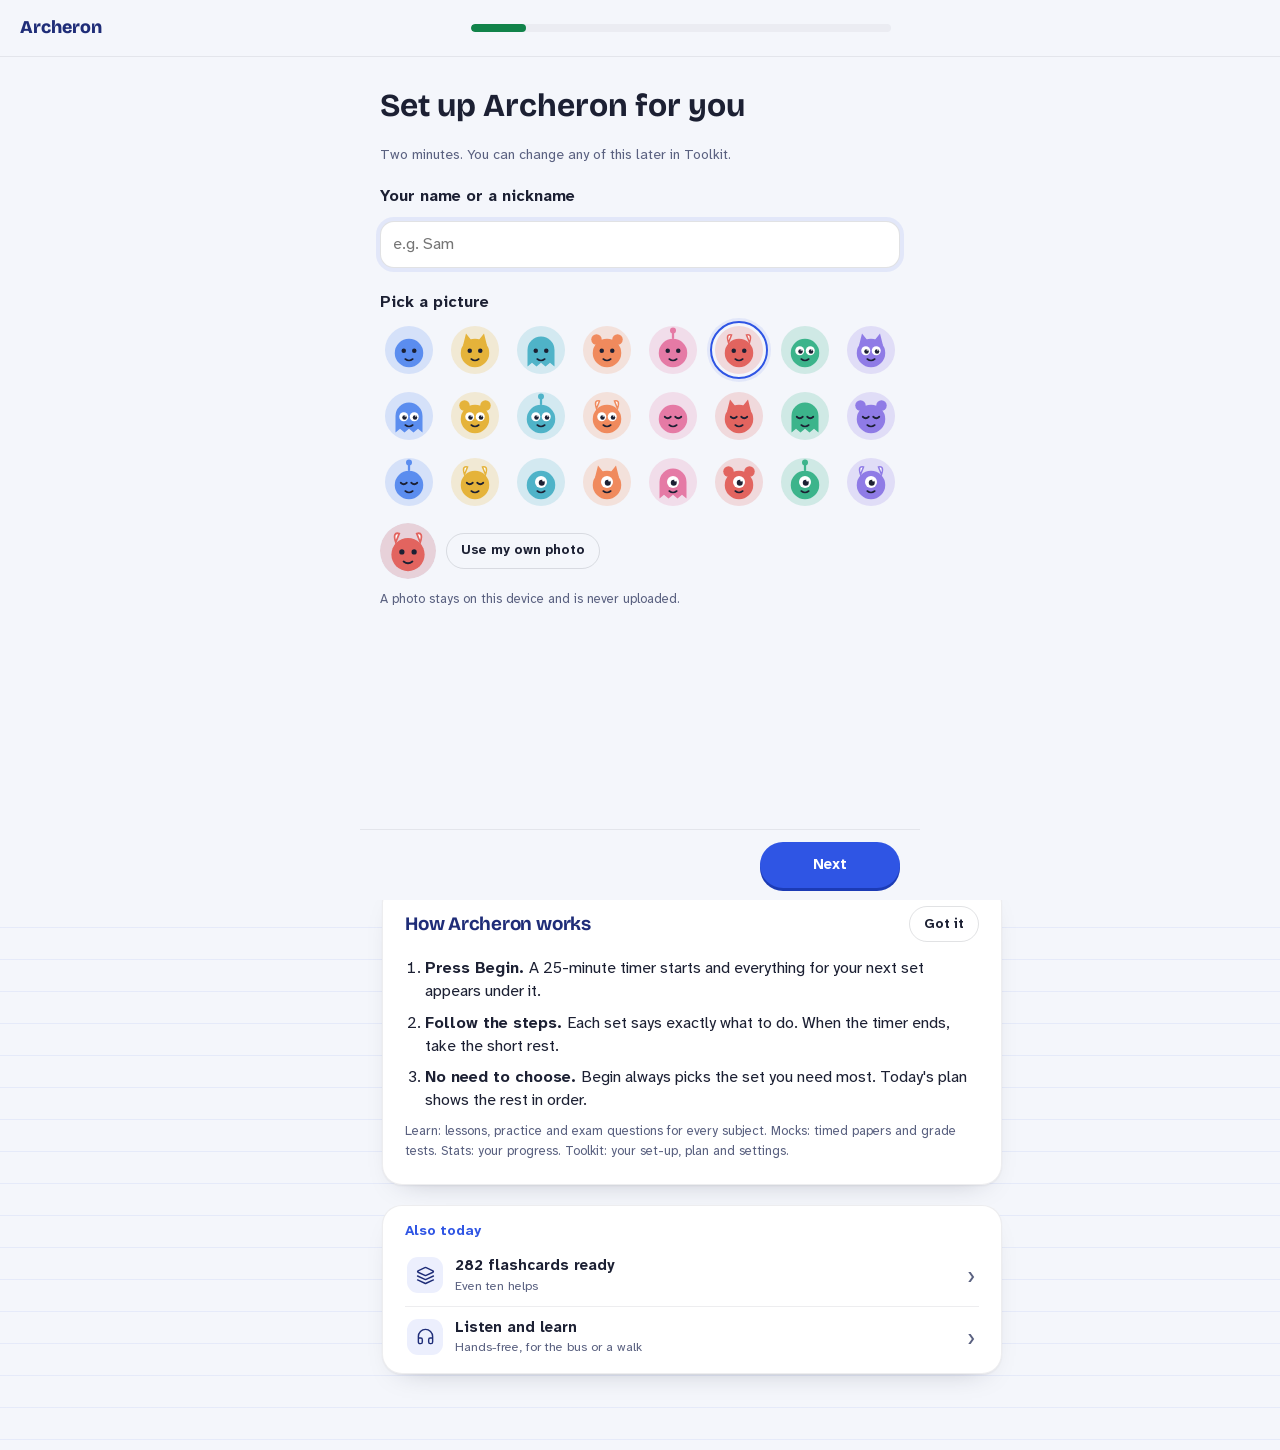
<file: index.html>
<!DOCTYPE html>
<html lang="en">
<head>
<meta charset="utf-8">
<meta name="viewport" content="width=device-width,initial-scale=1,viewport-fit=cover">
<!-- Safety net: Archeron loads nothing from outside, so the page may only talk to itself. Even injected code could not send
     progress anywhere (connect/img/frame/form), or pull in outside scripts. Inline scripts and eval stay allowed for the
     pre-paint script and the simulators run in the local preview. Links to other sites still open normally. -->
<meta http-equiv="Content-Security-Policy" content="default-src 'self'; script-src 'self' 'unsafe-inline' 'unsafe-eval'; style-src 'self' 'unsafe-inline'; img-src 'self' data: blob:; font-src 'self'; connect-src 'self'; media-src 'self' data: blob:; object-src 'none'; frame-src 'none'; base-uri 'self'; form-action 'none'">
<meta name="theme-color" content="#f4f6fb">
<meta name="color-scheme" content="light dark">
<meta name="apple-mobile-web-app-capable" content="yes">
<meta name="mobile-web-app-capable" content="yes">
<meta name="apple-mobile-web-app-status-bar-style" content="default">
<meta name="apple-mobile-web-app-title" content="Archeron">
<meta name="description" content="Archeron: an offline GCSE mocks training programme.">
<link rel="manifest" href="manifest.json">
<link rel="icon" href="icon.svg" type="image/svg+xml">
<link rel="apple-touch-icon" href="icons/apple-touch-icon.png">
<link rel="preload" href="fonts/bricolage.woff" as="font" type="font/woff" crossorigin>
<link rel="preload" href="fonts/atkinson-400.woff" as="font" type="font/woff" crossorigin>
<link rel="stylesheet" href="styles.css">
<link rel="stylesheet" href="transitions.css">
<link rel="stylesheet" href="teach.css">
<title>Archeron</title>
<script>/* apply the saved page and highlighter before first paint (app.js applyTheme writes this) */
try { var L = (localStorage.getItem('archeron-look') || '').split(' '), R = document.documentElement, N = L[0] === 'night' || L[0] === 'crimson' || (L[0] === 'auto' && matchMedia('(prefers-color-scheme: dark)').matches);
  if (N) { R.setAttribute('data-mode', 'night'); document.querySelector('meta[name=theme-color]').setAttribute('content', L[0] === 'crimson' ? '#0b0a0c' : '#000000'); }
  if (L[0] === 'crimson') R.setAttribute('data-skin', 'crimson');
  if (L[1] && L[1] !== 'lime') R.setAttribute('data-hl', L[1]); } catch (e) {}
/* the bat intro plays on the first open of each day; later opens go straight in */
(function () { try { var d = new Date(), k = d.getFullYear() + '-' + (d.getMonth() + 1) + '-' + d.getDate(); if (localStorage.getItem('archeron-intro') === k) document.documentElement.classList.add('no-intro'); else localStorage.setItem('archeron-intro', k); } catch (e) {} })();</script>
</head>
<body>
<div id="intro" aria-hidden="true">
  <svg class="bat" viewBox="0 0 200 100"><g class="w"><path d="M100 34 L95 20 L92 33 C80 31 70 23 60 8 C63 31 42 40 8 38 C30 50 36 64 33 82 C50 69 66 69 76 77 C81 66 90 62 100 75 C110 62 119 66 124 77 C134 69 150 69 167 82 C164 64 170 50 192 38 C158 40 137 31 140 8 C130 23 120 31 108 33 L105 20 Z"/></g></svg>
  <div class="txt">Archeron</div>
  <div class="welcome" id="welcome"><span class="w1">Welcome to Archeron</span><span class="w2"></span></div>
</div>
<a class="skip-link" href="#view">Skip to content</a>
<header>
  <div class="logo"><svg viewBox="0 0 200 100" aria-hidden="true"><path d="M100 34 L95 20 L92 33 C80 31 70 23 60 8 C63 31 42 40 8 38 C30 50 36 64 33 82 C50 69 66 69 76 77 C81 66 90 62 100 75 C110 62 119 66 124 77 C134 69 150 69 167 82 C164 64 170 50 192 38 C158 40 137 31 140 8 C130 23 120 31 108 33 L105 20 Z"/></svg><span>Archeron</span></div>
  <div class="cd" id="cd" aria-live="polite"></div>
</header>
<nav id="nav" aria-label="Sections"></nav>
<main id="view" tabindex="-1"></main>
<div id="toasts" aria-live="polite" aria-atomic="false"></div>
<noscript><p style="padding:24px">Archeron needs JavaScript turned on.</p></noscript>
<canvas id="fx" aria-hidden="true"></canvas>
<script>
/* If the app fails to start (e.g. a half-updated cache), offer a repair instead of a dead screen. Progress lives in localStorage and is never touched. */
setTimeout(function () {
  if (window.ARCHERON_OK) return;
  var d = document.createElement('div');
  d.setAttribute('style', 'position:fixed;inset:0;z-index:99;display:flex;align-items:center;justify-content:center;padding:24px;background:#f4f6fb;color:#1c2033;font:16px system-ui,sans-serif;text-align:center');
  d.innerHTML = '<div><p style="font-size:20px;margin:0 0 8px">Archeron did not start properly</p><p style="opacity:.7;margin:0 0 18px">Usually a half-finished update. Your progress is safe.</p><button style="font:inherit;font-weight:600;padding:12px 22px;border-radius:99px;border:0;background:#2f55e4;color:#fff">Repair the app</button></div>';
  d.querySelector('button').onclick = function () {
    var jobs = [];
    /* Main, Beta and Lab share the GitHub Pages origin; repair only Archeron main. */
    if (window.caches) jobs.push(caches.keys().then(function (k) { return Promise.all(k.filter(function (x) { return /^archeron-\d/.test(x); }).map(function (x) { return caches.delete(x); })); }));
    if (navigator.serviceWorker) jobs.push(navigator.serviceWorker.getRegistrations().then(function (r) { return Promise.all(r.filter(function (x) { return x.scope === new URL('./', location.href).href; }).map(function (x) { return x.unregister(); })); }));
    Promise.all(jobs).then(function () { location.reload(); }, function () { location.reload(); });
  };
  document.body.appendChild(d);
}, 7000);
</script>
<script src="vocab.js"></script>
<script src="data.js"></script>
<script src="content.js"></script>
<script src="bank2.js"></script>
<script src="bank3.js"></script>
<script src="defs.js"></script>
<script src="defs2.js"></script>
<script src="bank4.js"></script>
<script src="bank5.js"></script>
<script src="bank6.js"></script>
<script src="chem.js"></script>
<script src="exam.js"></script>
<script src="papers.js"></script>
<script src="papersh.js"></script>
<script src="fx.js"></script>
<script src="sfx.js"></script>
<script src="pics.js"></script>
<script src="learn.js"></script>
<script src="demo.js"></script>
<script src="board.js"></script>
<script src="guides.js"></script>
<script src="study.js"></script>
<script src="plus.js"></script>
<script src="desk.js"></script>
<script src="stats.js"></script>
<script src="me.js"></script>
<script src="app.js"></script>
<script src="bgfx.js"></script>
<script src="seq.js"></script>
<script src="slips.js"></script>
<script src="teach.js"></script>
<script src="check.js"></script>
<script src="bites.js"></script>
<script src="listen.js"></script>
<script src="examiner.js"></script>
<script src="forecast.js"></script>
<script src="rounds.js"></script>
</body>
</html>
</file>
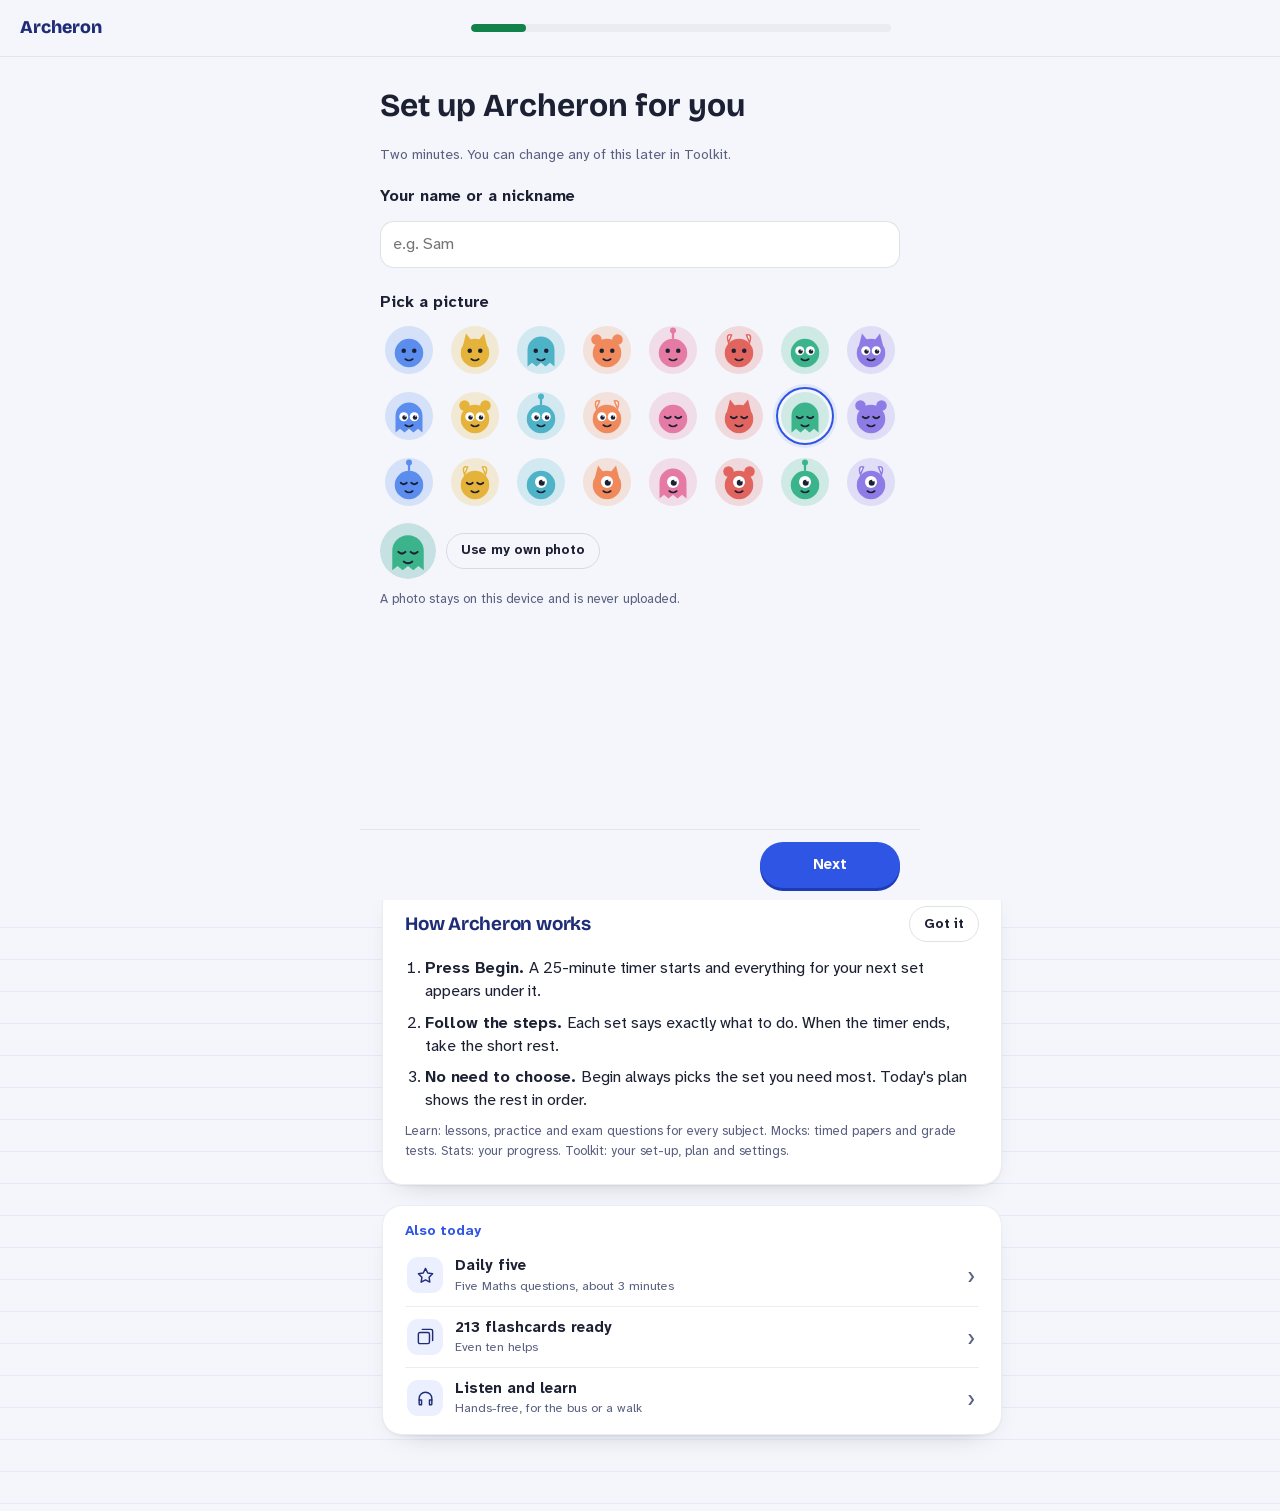
<file: beta/index.html>
<!DOCTYPE html>
<html lang="en">
<head>
<meta charset="utf-8">
<meta name="viewport" content="width=device-width,initial-scale=1,viewport-fit=cover">
<meta name="theme-color" content="#f4f6fb">
<meta name="color-scheme" content="light dark">
<meta name="apple-mobile-web-app-capable" content="yes">
<meta name="mobile-web-app-capable" content="yes">
<meta name="apple-mobile-web-app-status-bar-style" content="default">
<meta name="apple-mobile-web-app-title" content="Archeron">
<meta name="description" content="Archeron: an offline GCSE mocks training programme.">
<link rel="manifest" href="manifest.json">
<link rel="icon" href="icon.svg" type="image/svg+xml">
<link rel="apple-touch-icon" href="icons/apple-touch-icon.png">
<link rel="preload" href="fonts/bricolage.woff" as="font" type="font/woff" crossorigin>
<link rel="preload" href="fonts/atkinson-400.woff" as="font" type="font/woff" crossorigin>
<link rel="stylesheet" href="styles.css">
<link rel="stylesheet" href="transitions.css">
<link rel="stylesheet" href="teach.css">
<title>Archeron Beta</title>
<script>/* apply the saved page and highlighter before first paint (app.js applyTheme writes this) */
try { var L = (localStorage.getItem('archeron-beta-look') || '').split(' '), R = document.documentElement, N = L[0] === 'night' || L[0] === 'crimson' || (L[0] === 'auto' && matchMedia('(prefers-color-scheme: dark)').matches);
  if (N) { R.setAttribute('data-mode', 'night'); document.querySelector('meta[name=theme-color]').setAttribute('content', L[0] === 'crimson' ? '#0b0a0c' : '#121735'); }
  if (L[0] === 'crimson') R.setAttribute('data-skin', 'crimson');
  if (L[1] && L[1] !== 'lime') R.setAttribute('data-hl', L[1]); } catch (e) {}
/* the bat intro plays on the first open of each day; later opens go straight in */
(function () { try { var d = new Date(), k = d.getFullYear() + '-' + (d.getMonth() + 1) + '-' + d.getDate(); if (localStorage.getItem('archeron-beta-intro') === k) document.documentElement.classList.add('no-intro'); else localStorage.setItem('archeron-beta-intro', k); } catch (e) {} })();</script>
</head>
<body>
<div id="intro" aria-hidden="true">
  <svg class="bat" viewBox="0 0 200 100"><g class="w"><path d="M100 34 L95 20 L92 33 C80 31 70 23 60 8 C63 31 42 40 8 38 C30 50 36 64 33 82 C50 69 66 69 76 77 C81 66 90 62 100 75 C110 62 119 66 124 77 C134 69 150 69 167 82 C164 64 170 50 192 38 C158 40 137 31 140 8 C130 23 120 31 108 33 L105 20 Z"/></g></svg>
  <div class="txt">Archeron</div>
  <div class="welcome" id="welcome"><span class="w1">Welcome to Archeron</span><span class="w2"></span></div>
</div>
<a class="skip-link" href="#view">Skip to content</a>
<header>
  <div class="logo"><svg viewBox="0 0 200 100" aria-hidden="true"><path d="M100 34 L95 20 L92 33 C80 31 70 23 60 8 C63 31 42 40 8 38 C30 50 36 64 33 82 C50 69 66 69 76 77 C81 66 90 62 100 75 C110 62 119 66 124 77 C134 69 150 69 167 82 C164 64 170 50 192 38 C158 40 137 31 140 8 C130 23 120 31 108 33 L105 20 Z"/></svg><span>Archeron</span></div>
  <div class="cd" id="cd" aria-live="polite"></div>
</header>
<nav id="nav" aria-label="Sections"></nav>
<main id="view" tabindex="-1"></main>
<div id="toasts" aria-live="polite" aria-atomic="false"></div>
<noscript><p style="padding:24px">Archeron needs JavaScript turned on.</p></noscript>
<canvas id="fx" aria-hidden="true"></canvas>
<script>
/* If the app fails to start (e.g. a half-updated cache), offer a repair instead of a dead screen. Progress lives in localStorage and is never touched. */
setTimeout(function () {
  if (window.ARCHERON_OK) return;
  var d = document.createElement('div');
  d.setAttribute('style', 'position:fixed;inset:0;z-index:99;display:flex;align-items:center;justify-content:center;padding:24px;background:#f4f6fb;color:#1c2033;font:16px system-ui,sans-serif;text-align:center');
  d.innerHTML = '<div><p style="font-size:20px;margin:0 0 8px">Archeron did not start properly</p><p style="opacity:.7;margin:0 0 18px">Usually a half-finished update. Your progress is safe.</p><button style="font:inherit;font-weight:600;padding:12px 22px;border-radius:99px;border:0;background:#2f55e4;color:#fff">Repair the app</button></div>';
  d.querySelector('button').onclick = function () {
    var jobs = [];
    if (window.caches) jobs.push(caches.keys().then(function (k) { return Promise.all(k.map(function (x) { return caches.delete(x); })); }));
    if (navigator.serviceWorker) jobs.push(navigator.serviceWorker.getRegistrations().then(function (r) { return Promise.all(r.map(function (x) { return x.unregister(); })); }));
    Promise.all(jobs).then(function () { location.reload(); }, function () { location.reload(); });
  };
  document.body.appendChild(d);
}, 7000);
</script>
<script src="vocab.js"></script>
<script src="data.js"></script>
<script src="content.js"></script>
<script src="bank2.js"></script>
<script src="bank3.js"></script>
<script src="defs.js"></script>
<script src="defs2.js"></script>
<script src="bank4.js"></script>
<script src="bank5.js"></script>
<script src="chem.js"></script>
<script src="exam.js"></script>
<script src="papers.js"></script>
<script src="papersh.js"></script>
<script src="fx.js"></script>
<script src="sfx.js"></script>
<script src="pics.js"></script>
<script src="learn.js"></script>
<script src="demo.js"></script>
<script src="board.js"></script>
<script src="guides.js"></script>
<script src="study.js"></script>
<script src="plus.js"></script>
<script src="desk.js"></script>
<script src="stats.js"></script>
<script src="me.js"></script>
<script src="friends.js"></script>
<script src="app.js"></script>
<script src="seq.js"></script>
<script src="slips.js"></script>
<script src="teach.js"></script>
<script src="check.js"></script>
<script src="bites.js"></script>
<script src="listen.js"></script>
<script src="examiner.js"></script>
<script src="forecast.js"></script>
</body>
</html>
</file>
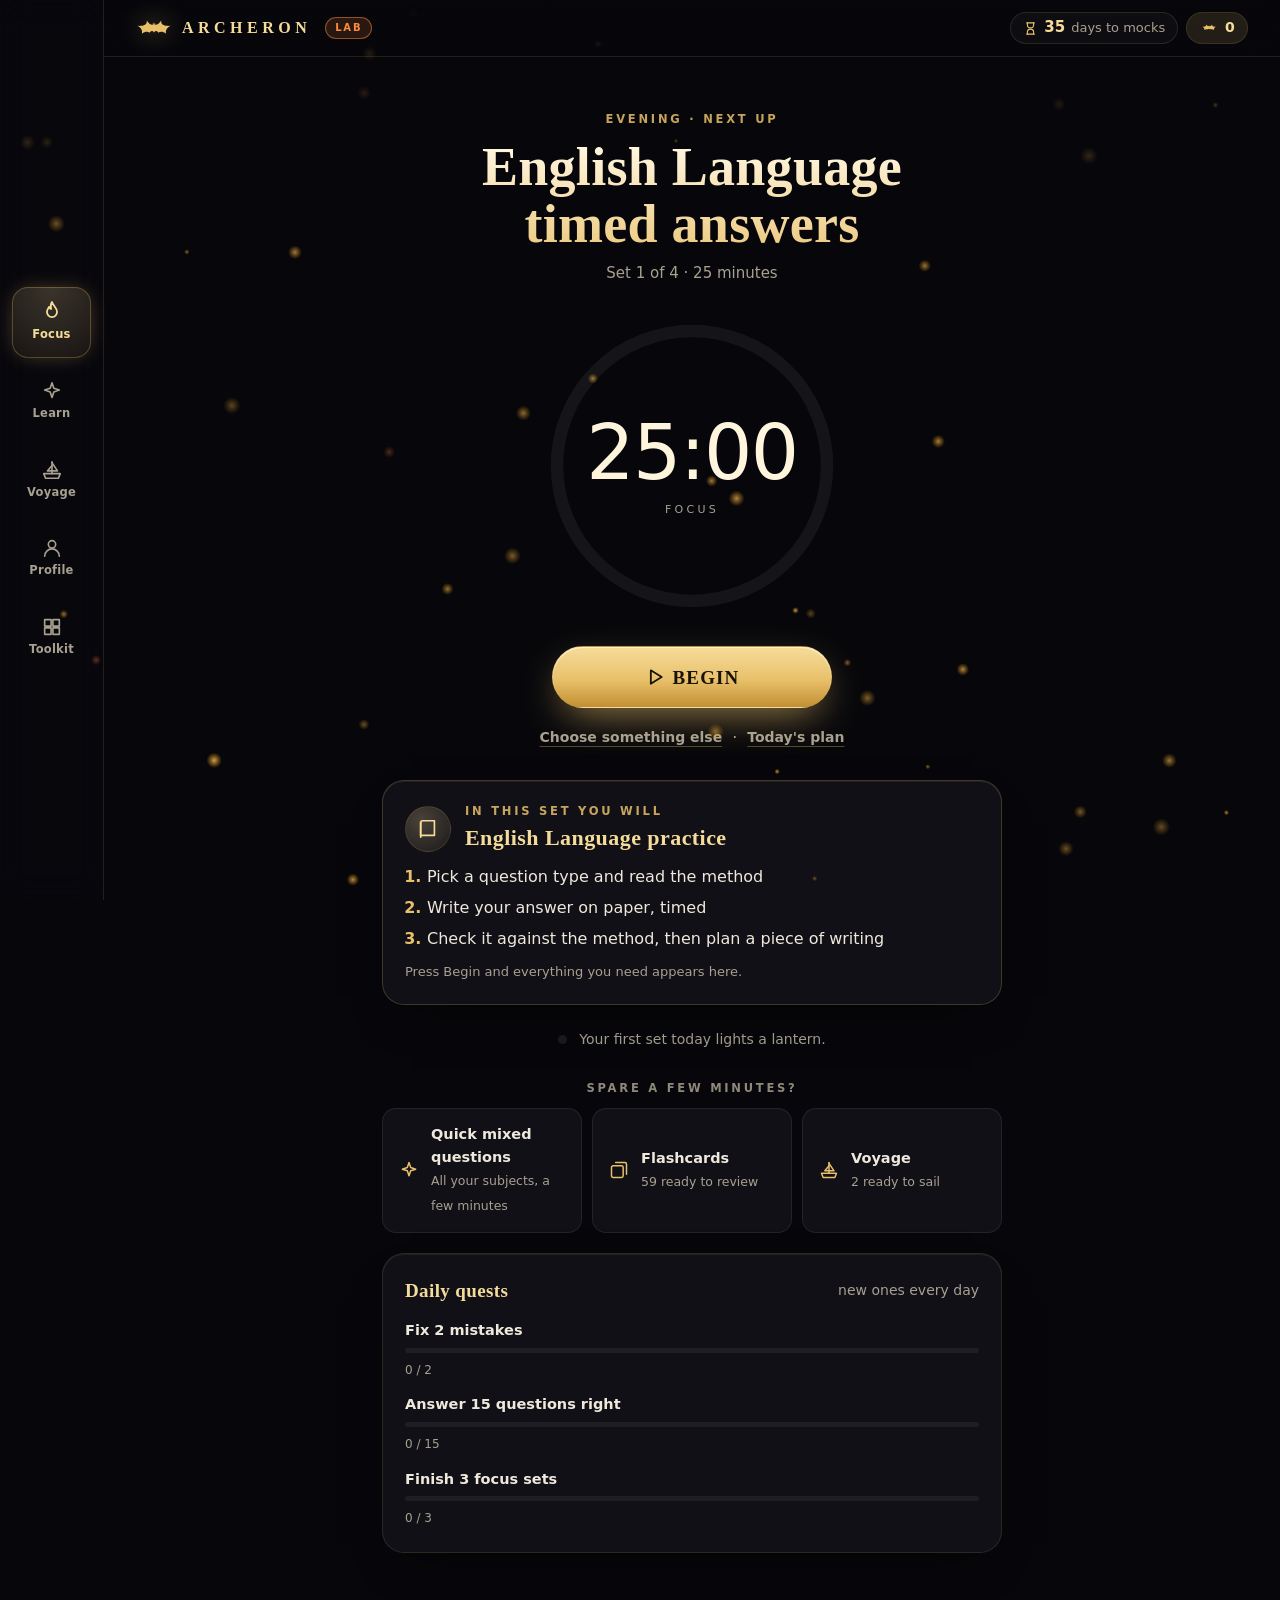
<file: lab/index.html>
<!DOCTYPE html>
<html lang="en">
<head>
<meta charset="utf-8">
<meta name="viewport" content="width=device-width,initial-scale=1,viewport-fit=cover">
<meta name="theme-color" content="#0a0b10">
<meta name="color-scheme" content="dark">
<meta name="apple-mobile-web-app-capable" content="yes">
<meta name="mobile-web-app-capable" content="yes">
<meta name="apple-mobile-web-app-status-bar-style" content="black-translucent">
<meta name="apple-mobile-web-app-title" content="Archeron">
<meta name="description" content="Archeron: an offline GCSE mocks training programme.">
<link rel="manifest" href="manifest.json">
<link rel="icon" href="icon.svg" type="image/svg+xml">
<link rel="apple-touch-icon" href="icons/apple-touch-icon.png">
<link rel="stylesheet" href="styles.css">
<link rel="stylesheet" href="transitions.css">
<link rel="stylesheet" href="lab.css">
<title>Archeron Lab</title>
</head>
<body>
<div id="intro" aria-hidden="true">
  <svg class="bat" viewBox="0 0 200 100"><g class="w"><path d="M100 34 L95 20 L92 33 C80 31 70 23 60 8 C63 31 42 40 8 38 C30 50 36 64 33 82 C50 69 66 69 76 77 C81 66 90 62 100 75 C110 62 119 66 124 77 C134 69 150 69 167 82 C164 64 170 50 192 38 C158 40 137 31 140 8 C130 23 120 31 108 33 L105 20 Z"/></g></svg>
  <div class="txt">ARCHERON</div>
  <div class="welcome" id="welcome"><span class="w1">Welcome, Magus</span><span class="w2"></span></div>
</div>
<a class="skip-link" href="#view">Skip to content</a>
<header>
  <div class="logo"><svg viewBox="0 0 200 100" aria-hidden="true"><path d="M100 34 L95 20 L92 33 C80 31 70 23 60 8 C63 31 42 40 8 38 C30 50 36 64 33 82 C50 69 66 69 76 77 C81 66 90 62 100 75 C110 62 119 66 124 77 C134 69 150 69 167 82 C164 64 170 50 192 38 C158 40 137 31 140 8 C130 23 120 31 108 33 L105 20 Z"/></svg><span>ARCHERON</span><button type="button" class="lab-chip" data-act="go" data-tab="lab">LAB</button></div>
  <div class="cd" id="cd" aria-live="polite"></div>
</header>
<nav id="nav" aria-label="Sections"></nav>
<main id="view" tabindex="-1"></main>
<div id="toasts" aria-live="polite" aria-atomic="false"></div>
<noscript><p style="padding:24px">Archeron needs JavaScript turned on.</p></noscript>
<canvas id="fx" aria-hidden="true"></canvas>
<script src="data.js"></script>
<script src="content.js"></script>
<script src="fx.js"></script>
<script src="learn.js"></script>
<script src="game.js"></script>
<script src="app.js"></script>
<script src="lab.js"></script>
</body>
</html>
</file>
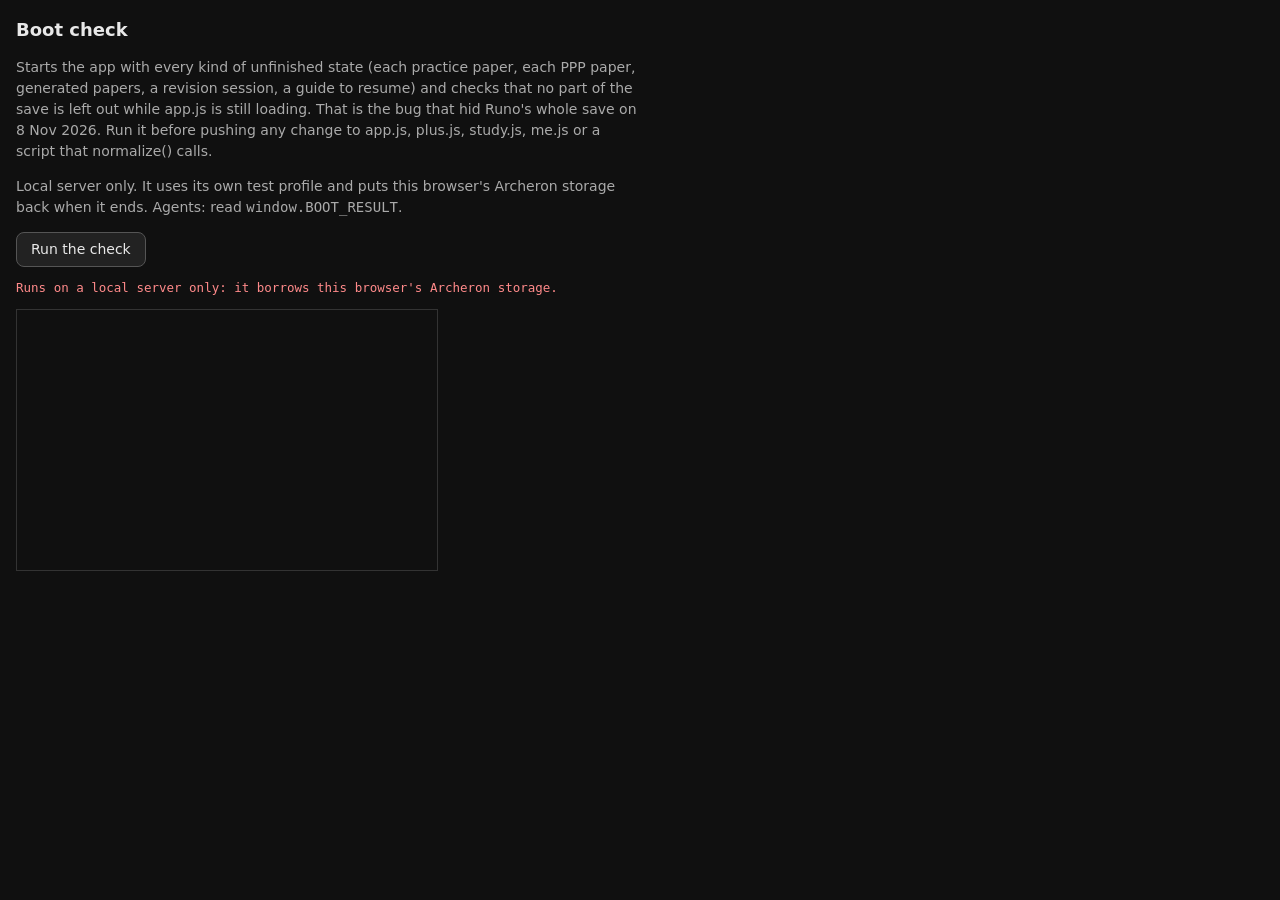
<file: boottest.html>
<!doctype html>
<html lang="en">
<head>
<meta charset="utf-8">
<meta name="viewport" content="width=device-width,initial-scale=1">
<title>Archeron boot check</title>
<style>
  :root { color-scheme: dark; }
  body { margin: 0; padding: 16px; background: #101010; color: #e8e8e8; font: 14px/1.5 system-ui, sans-serif; }
  h1 { font-size: 18px; margin: 0 0 6px; }
  p { color: #aaa; max-width: 70ch; }
  button { font: inherit; padding: 6px 14px; border-radius: 8px; border: 1px solid #555; background: #222; color: inherit; cursor: pointer; }
  #out { font: 12.5px/1.45 ui-monospace, monospace; white-space: pre-wrap; margin-top: 12px; }
  .ok { color: #8fd18f; } .bad { color: #ff8a8a; } .sum { font-weight: 700; margin-top: 8px; }
  iframe { width: min(100%, 420px); height: 260px; border: 1px solid #333; margin-top: 12px; }
</style>
</head>
<body>
<h1>Boot check</h1>
<p>Starts the app with every kind of unfinished state (each practice paper, each PPP paper, generated papers, a revision session, a guide to resume) and checks that no part of the save is left out while app.js is still loading. That is the bug that hid Runo's whole save on 8 Nov 2026. Run it before pushing any change to app.js, plus.js, study.js, me.js or a script that normalize() calls.</p>
<p>Local server only. It uses its own test profile and puts this browser's Archeron storage back when it ends. Agents: read <code>window.BOOT_RESULT</code>.</p>
<button id="go" type="button">Run the check</button>
<div id="out"></div>
<iframe id="f" title="app under test"></iframe>
<script>
(() => {
  const out = document.getElementById('out'), F = document.getElementById('f'), PID = 'boottest', KEY = 'archeron-p-' + PID;
  const say = (t, c) => { const d = document.createElement('div'); d.textContent = t; if (c) d.className = c; out.append(d); };
  const wait = ms => new Promise(r => setTimeout(r, ms));
  if (!/^(localhost|127\.0\.0\.1|\[::1\])$/.test(location.hostname)) { say('Runs on a local server only: it borrows this browser\'s Archeron storage.', 'bad'); document.getElementById('go').disabled = true; return; }

  /* a fresh app in the frame, after every script and the retry have run. The app's top-level const/let names are not
     window properties, so they are read through the frame's own global scope (indirect eval; the app's CSP allows it). */
  async function boot() {
    F.src = 'index.html?boottest=' + Math.random().toString(36).slice(2);
    await new Promise(r => { F.onload = r; });
    const win = F.contentWindow;
    for (let i = 0; i < 100 && !win.ARCHERON_OK; i++) await wait(100);
    await wait(500);
    if (!win.ARCHERON_OK) return { ARCHERON_OK: false };
    return win.eval(`({ ARCHERON_OK: true, get S() { return S; }, ME, LEARN, STUDY, DECKS, WHY, EXAMS, PPP_SPEC, MPACT, dkey, qTicks, pppStart, makeSession,
      get BOOT_SKIPPED() { return BOOT_SKIPPED; }, get normSkipped() { return normSkipped; } })`);
  }

  async function run() {
    out.textContent = ''; document.getElementById('go').disabled = true;
    const kept = {}; for (const k of Object.keys(localStorage)) if (k.startsWith('archeron')) kept[k] = localStorage.getItem(k);
    let who = null; try { who = sessionStorage.getItem('archeron-who'); } catch (e) {}
    const result = { pass: 0, fail: 0, failures: [], fixtures: 0 };
    try {
      for (const r of await navigator.serviceWorker.getRegistrations()) await r.unregister();
      for (const k of await caches.keys()) await caches.delete(k);
      for (const k of Object.keys(localStorage)) if (k.startsWith('archeron')) localStorage.removeItem(k);
      localStorage.setItem('archeron-profiles', JSON.stringify({ list: [{ id: PID, name: 'Boot test', av: { k: 'a', i: 0 } }], active: PID }));
      sessionStorage.setItem('archeron-who', PID);

      /* 1. build fixtures with the app's own functions, so they have exactly the shapes it saves */
      let w = await boot();
      if (!w.ARCHERON_OK) throw new Error('the app did not start with an empty save');
      const S0 = w.S;
      S0.me = w.ME.clean({ name: 'Boot test', ok: true, subs: Object.keys(w.ME.byId).map(id => ({ id, tier: 'Foundation' })), avail: { 0: 1, 1: 2, 2: 2, 3: 2, 4: 2, 5: 1, 6: 3 } });
      const topic = Object.keys(w.LEARN.TOPIC)[0], guide = w.STUDY[0] && w.STUDY[0].id, deck = Object.keys(w.DECKS)[0], today = w.dkey();
      Object.assign(S0, { xp: 123, lvl: { [topic]: { l: 2, r: 1, w: 0 } }, queue: [{ id: topic, why: 'boot check', date: today }], why: { [w.WHY[0][0]]: 1 },
        read: guide ? { [guide]: today } : {}, resume: guide ? { g: guide, at: today } : null, custom: deck ? { [deck]: [{ id: 'u1', f: 'front', b: 'back' }] } : {},
        items: { [topic]: [1, 2, 3, 4] }, days: { [today]: { s: {}, f: {}, qa: 3, qr: 2 } }, scores: [{ id: 1, date: today, subj: 'Maths', paper: 'x', score: 3, max: 5 }],
        mistakes: [{ id: 2, date: today, subj: 'Maths', topic: 'x', redo: today }], tc: { boot: 1 } });
      try { S0.sess = w.makeSession(25, [S0.me.subs[0].id]); } catch (e) { say('could not build a revision session: ' + e.message, 'bad'); }
      const base = JSON.parse(JSON.stringify(S0)), fixtures = [['everything except papers', base]];
      for (const p of w.EXAMS) { const s = JSON.parse(JSON.stringify(base));
        s.exam = { pid: p.id, i: 0, ans: p.qs.map(() => ''), got: p.qs.map(q => w.qTicks(q).map(() => false)), lv: p.qs.map(() => -1), marked: p.qs.map(() => false), end: 0 };
        fixtures.push(['practice paper ' + p.id, s]); }
      for (const track of Object.keys(w.PPP_SPEC)) w.PPP_SPEC[track].forEach((sp, k) => {
        try { w.S.exam = null; w.pppStart(track, k, false); if (w.S.exam && w.S.exam.paper) { const s = JSON.parse(JSON.stringify(base)); s.exam = JSON.parse(JSON.stringify(w.S.exam)); s.pused = w.S.pused; fixtures.push([`PPP ${track} ${sp.n}`, s]); } }
        catch (e) { say(`could not build PPP ${track} ${k}: ${e.message}`, 'bad'); } });
      for (const sub of w.LEARN.SUBJECTS) {
        try { w.S.mp = null; w.MPACT.mpNew({ dataset: { track: sub.id } }); if (w.S.mp) { const s = JSON.parse(JSON.stringify(base)); s.mp = JSON.parse(JSON.stringify(w.S.mp)); fixtures.push(['generated paper ' + sub.id, s]); } }
        catch (e) { /* subjects without generated papers */ } }
      result.fixtures = fixtures.length;
      say(`${fixtures.length} saved states to boot…`);

      /* 2. boot each one for real and check nothing was left out */
      for (const [name, s] of fixtures) {
        localStorage.setItem(KEY, JSON.stringify(s));
        for (const k of Object.keys(localStorage)) if (k.includes('-unreadable-')) localStorage.removeItem(k);
        w = await boot();
        const why = [];
        if (!w.ARCHERON_OK) why.push('app.js did not finish');
        else {
          if (w.BOOT_SKIPPED.length) why.push('left out while loading: ' + w.BOOT_SKIPPED.join(', '));
          if (w.normSkipped.length) why.push('still left out after loading: ' + w.normSkipped.join(', '));
          if (Object.keys(localStorage).some(k => k.includes('-unreadable-'))) why.push('a copy was set aside');
          if (w.S.xp !== s.xp) why.push(`xp ${w.S.xp}, saved ${s.xp}`);
          if (s.exam && (!w.S.exam || w.S.exam.pid !== s.exam.pid)) why.push('the paper in progress was lost');
          if (s.mp && !w.S.mp) why.push('the generated paper was lost');
          if (s.sess && !w.S.sess) why.push('the revision session was lost');
          if (s.resume && !w.S.resume) why.push('the guide to resume was lost');
          if (!w.S.me) why.push('the set-up was lost');
        }
        if (why.length) { result.fail++; result.failures.push({ name, why }); say('✗ ' + name + ': ' + why.join('; '), 'bad'); }
        else { result.pass++; say('✓ ' + name, 'ok'); }
      }
    } catch (e) { result.fail++; result.failures.push({ name: 'harness', why: [e.message] }); say('The check itself broke: ' + e.message, 'bad'); }
    finally { /* put this browser's Archeron storage back exactly as it was */
      F.src = 'about:blank'; await wait(200);
      for (const k of Object.keys(localStorage)) if (k.startsWith('archeron')) localStorage.removeItem(k);
      for (const [k, v] of Object.entries(kept)) localStorage.setItem(k, v);
      try { if (who) sessionStorage.setItem('archeron-who', who); else sessionStorage.removeItem('archeron-who'); } catch (e) {}
      document.getElementById('go').disabled = false;
    }
    say(`BOOT CHECK: ${result.pass} of ${result.pass + result.fail} passed`, 'sum ' + (result.fail ? 'bad' : 'ok'));
    window.BOOT_RESULT = result;
    return result;
  }
  window.runBootCheck = run;
  document.getElementById('go').onclick = run;
})();
</script>
</body>
</html>
</file>
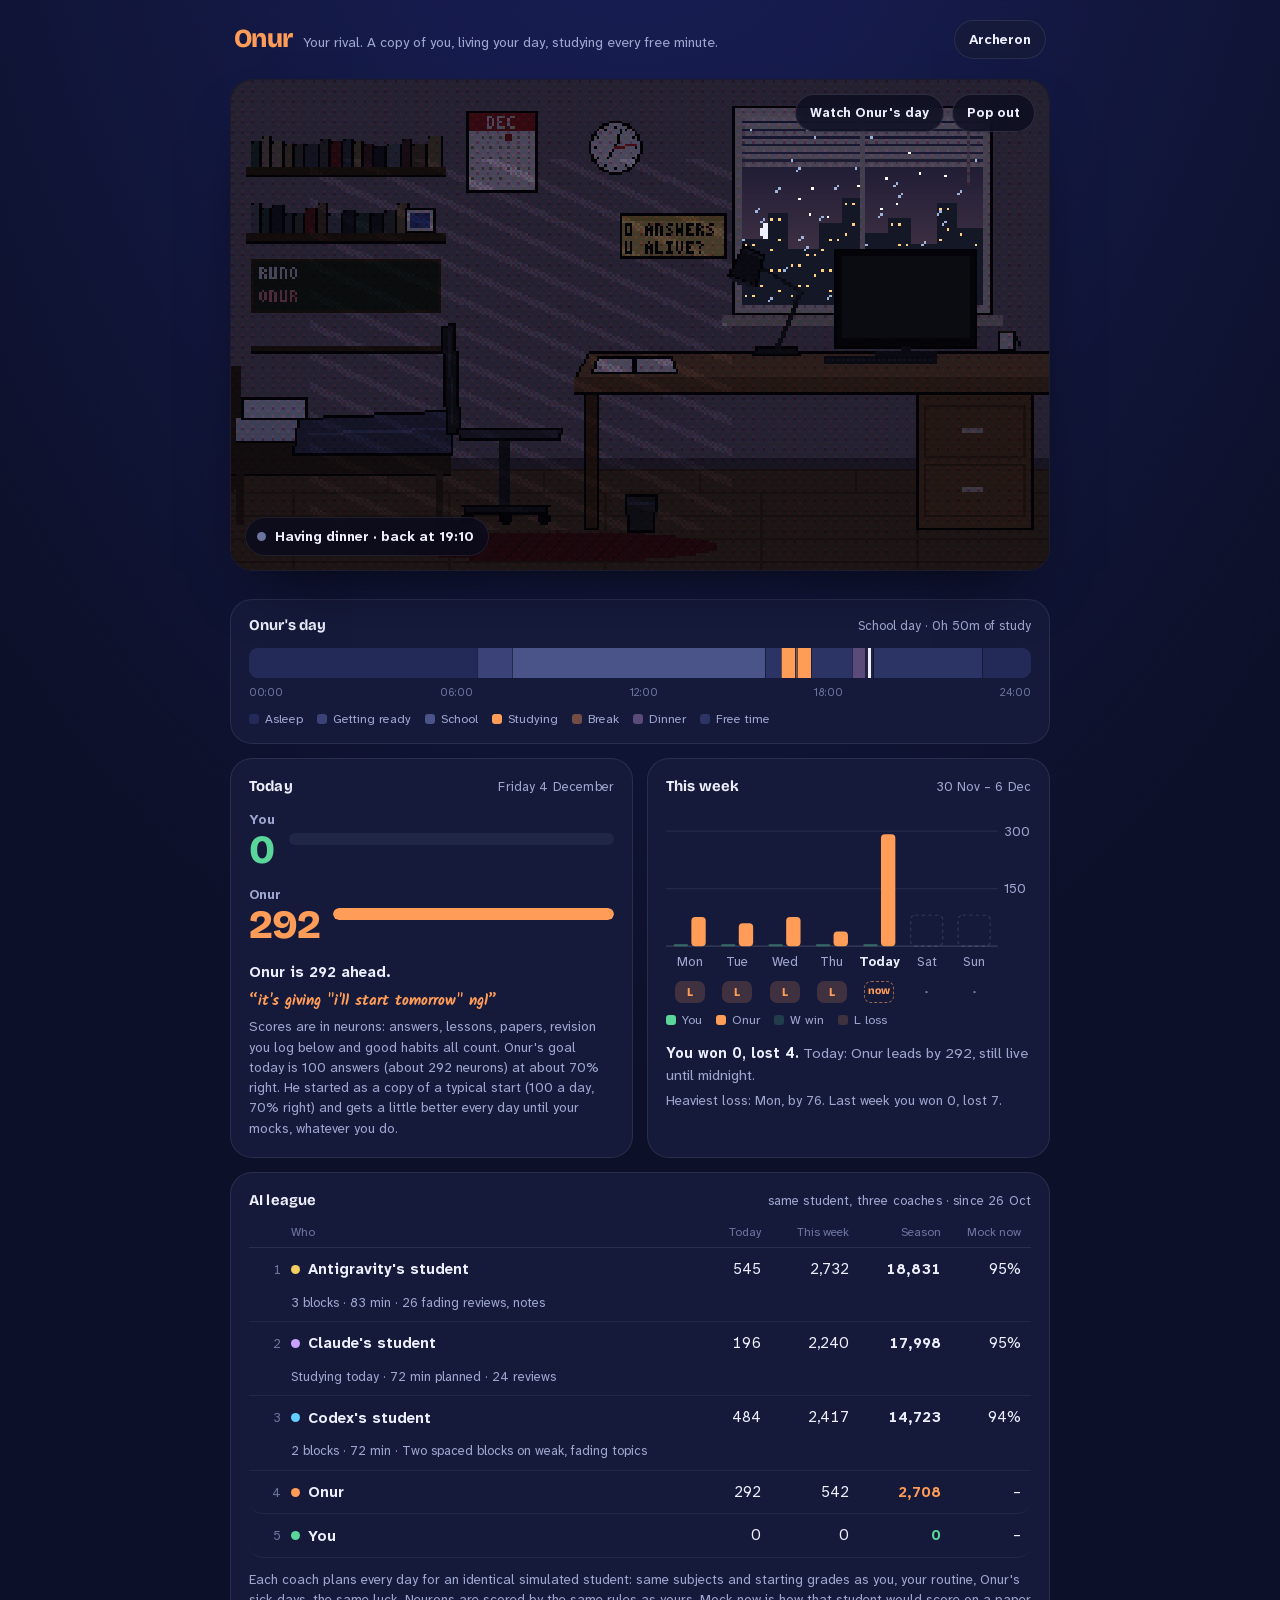
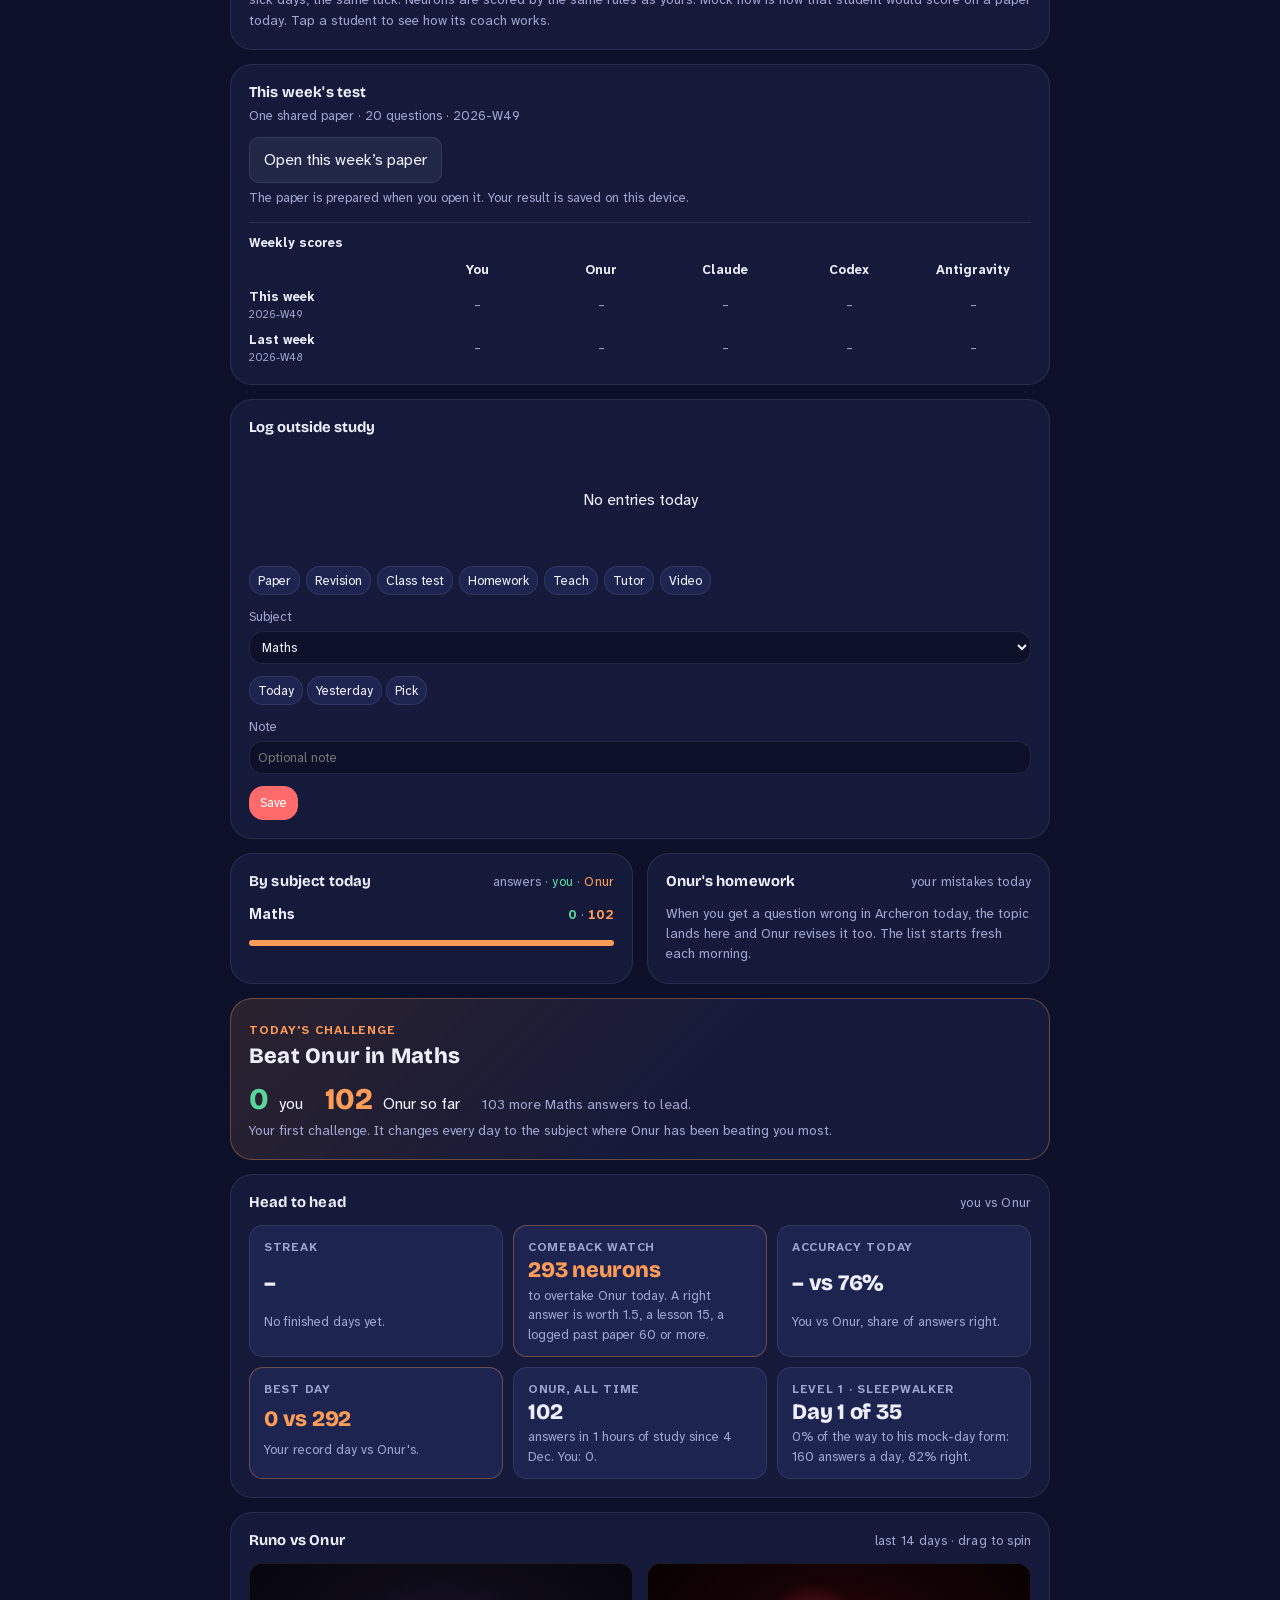
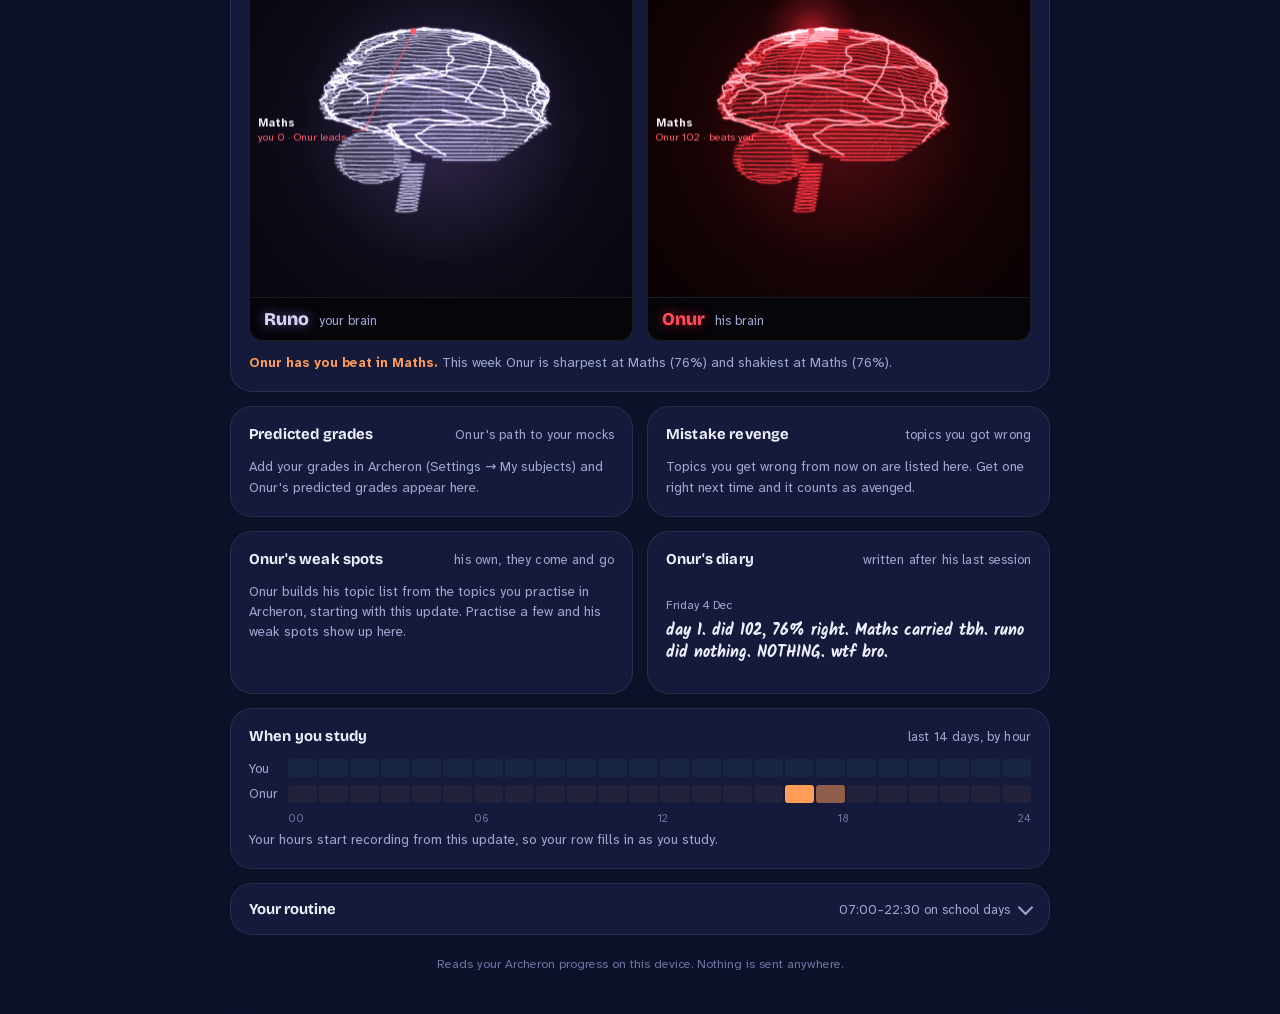
<file: rival.html>
<!doctype html>
<html lang="en">
<head>
<meta charset="utf-8">
<meta name="viewport" content="width=device-width,initial-scale=1,viewport-fit=cover">
<meta name="theme-color" content="#0c1028">
<title>Onur · Archeron</title>
<link rel="icon" href="icon.svg">
<link rel="stylesheet" href="rival.css">
<link rel="stylesheet" href="rival-log.css">
<link rel="stylesheet" href="rival-chart.css">
<link rel="stylesheet" href="rival-paper.css">
<link rel="stylesheet" href="rival-league.css">
<link rel="stylesheet" href="rival-test.css">
</head>
<body>
<main id="app"></main>
<script src="rival-pixel.js"></script>
<script src="rival-brain.js"></script>
<script src="rival-neurons.js"></script>
<script src="rival-log.js"></script>
<script src="rival-chart.js"></script>
<script src="rival-paper.js"></script>
<script src="rival-sick.js"></script>
<script src="rival-league.js"></script>
<script src="rival-test.js"></script>
<script src="rival-coach-claude.js"></script>
<script src="rival-coach-codex.js"></script>
<script src="rival-coach-anti.js"></script>
<script src="rival.js"></script>
</body>
</html>
</file>
<file: styles.css>
/* Archeron · a revision desk: exercise-book paper, biro blue and highlighters. Mobile-first; fonts are self-hosted in /fonts (OFL; Atkinson is cut with a plain zero, see fonts/README). */
@font-face{font-family:"Bricolage Grotesque";src:url(fonts/bricolage.woff) format("woff");font-weight:500 800;font-display:swap}
@font-face{font-family:"Atkinson Hyperlegible Next";src:url(fonts/atkinson-400.woff) format("woff");font-weight:400;font-display:swap}
@font-face{font-family:"Atkinson Hyperlegible Next";src:url(fonts/atkinson-700.woff) format("woff");font-weight:700;font-display:swap}
@font-face{font-family:"Kalam";src:url(fonts/kalam-400.woff2) format("woff2");font-weight:400;font-display:swap}
@font-face{font-family:"Kalam";src:url(fonts/kalam-700.woff2) format("woff2");font-weight:700;font-display:swap}
@font-face{font-family:"Atkinson Hyperlegible Next";src:url(fonts/atkinson-italic.woff) format("woff");font-weight:400;font-style:italic;font-display:swap}
/* Paper is the default page. Night is data-mode="night" on <html>; the highlighter is data-hl (Settings → Look). */
:root{
  --bg:#f4f6fb;--card:#fff;--card2:#e8ecf7;--solid:#fff;--field:#fff;--sunk:rgba(28,32,51,.045);
  --fg-rgb:28,32,51;--line:rgba(28,32,51,.13);--line2:rgba(28,32,51,.08);
  --t:#1c2033;--m:#5a6180;--hi:#10142b;
  --y:#2f55e4;--y2:#1f2d78;--y3:#1c3bb5;--on-y:#fff;--y-rgb:47,85,228;--y-soft:rgba(47,85,228,.09);
  --ember:#bd4508;--em-rgb:189,69,8;
  --g:#11834a;--g-rgb:17,131,74;--g-soft:rgba(17,131,74,.1);--on-g:#fff;
  --rest:#6447d1;--rest-rgb:100,71,209;--rest-soft:rgba(100,71,209,.09);
  --danger:#cf2f3a;--no-rgb:207,47,58;
  --hl:#b6ef4f;--hl-ink:#1c2033;
  --inv:#1c2033;--on-inv:#fff;
  --glass:rgba(244,246,251,.88);--veil:rgba(244,246,251,.94);--scrim:rgba(28,32,51,.4);
  --shadow:0 1px 2px rgba(28,32,51,.06),0 12px 28px -20px rgba(28,32,51,.35);
  --shadow-up:0 2px 4px rgba(28,32,51,.06),0 22px 44px -22px rgba(28,32,51,.45);
  --rule:rgba(47,85,228,.075);
  --y-ink:var(--on-y);--y2-rgb:var(--y-rgb);
  --r:20px;--r-sm:14px;--gap:clamp(14px,2.4vw,20px);
  --ease:cubic-bezier(.22,1,.36,1);--spring:cubic-bezier(.34,1.45,.64,1);
  --font:"Atkinson Hyperlegible Next",system-ui,-apple-system,"Segoe UI",Roboto,sans-serif;
  --head:"Bricolage Grotesque","Atkinson Hyperlegible Next",system-ui,sans-serif;
  --nav-h:72px;
  color-scheme:light;
}
/* Night: pitch black (OLED-style), surfaces only a shade lighter and separated by thin borders, no notebook lines */
:root[data-mode="night"]{
  --bg:#000;--card:#0c0c0e;--card2:#18181b;--solid:#111113;--field:#09090b;--sunk:rgba(255,255,255,.03);
  --fg-rgb:255,255,255;--line:rgba(var(--fg-rgb),.1);--line2:rgba(var(--fg-rgb),.06);
  --t:#ececf1;--m:#9a9eac;--hi:#fff;
  --y:#c4c4ca;--y2:#e4e4e7;--y3:#a1a1aa;--on-y:#000;--y-rgb:196,196,202;--y-soft:rgba(255,255,255,.06);
  --ember:#ff9c57;--em-rgb:255,156,87;
  --g:#5bd69b;--g-rgb:91,214,155;--g-soft:rgba(91,214,155,.12);--on-g:#0b0d14;
  --rest:#b6a8ff;--rest-rgb:182,168,255;--rest-soft:rgba(182,168,255,.12);
  --danger:#ff8d93;--no-rgb:255,141,147;
  --inv:#ececf1;--on-inv:#17181d;
  --glass:rgba(0,0,0,.82);--veil:rgba(0,0,0,.95);--scrim:rgba(0,0,0,.7);
  --shadow:none;--shadow-up:0 0 0 1px rgba(255,255,255,.06);
  --rule:transparent;
  color-scheme:dark;
}
/* the default lime highlighter reads as green on black, so Night uses white unless another colour was picked */
:root[data-mode="night"]:not([data-skin]):not([data-hl]){--hl:#c4c4ca;--hl-ink:#000}
/* Night is strictly black and white: subject orbs and their glows go grey-white too (inline --c colours are overridden) */
:root[data-mode="night"]:not([data-skin]) :is(.orb,.dq-orb,.bgb){--c:#b4b4bb !important;--bc:#d4d4d8 !important}
:root[data-mode="night"]:not([data-skin]) .dq-hub .orb-core h1{background:none;color:#e4e4e7;-webkit-text-fill-color:#e4e4e7}
:root[data-mode="night"]:not([data-skin]) .dq-drill .hero h1{color:#e4e4e7}
/* Black and red (Settings → Look): the Night page re-inked, near-black with crimson accents */
:root[data-mode="night"][data-skin="crimson"]{
  --bg:#0b0a0c;--card:#161215;--card2:#241b1f;--solid:#1a1418;--field:#110d10;--sunk:rgba(0,0,0,.32);
  --fg-rgb:255,236,236;
  --t:#f4eded;--m:#b4a4a7;--hi:#fff;
  --y:#de2c39;--y2:#ffc9cd;--y3:#b31b27;--on-y:#fff;--y-rgb:222,44,57;--y-soft:rgba(222,44,57,.15);
  --ember:#ff8a5c;--em-rgb:255,138,92;
  --g:#4fd18b;--g-rgb:79,209,139;--g-soft:rgba(79,209,139,.13);--on-g:#07130c;
  --rest:#c4a7ff;--rest-rgb:196,167,255;--rest-soft:rgba(196,167,255,.13);
  --danger:#ff7b85;--no-rgb:255,123,133;
  --inv:#f4eded;--on-inv:#160406;
  --glass:rgba(11,10,12,.88);--veil:rgba(11,10,12,.94);--scrim:rgba(0,0,0,.66);
  --shadow:0 16px 36px -26px rgba(0,0,0,.9);--shadow-up:0 22px 44px -22px rgba(0,0,0,.92);
  --rule:rgba(222,44,57,.06);
}
:root[data-skin="crimson"]:not([data-hl]){--hl:#de2c39;--hl-ink:#fff}
:root[data-hl="pink"]{--hl:#ff9fd4}
:root[data-hl="orange"]{--hl:#ffb65c}
:root[data-hl="sky"]{--hl:#85d5ff}
:root[data-hl="lilac"]{--hl:#c8b4ff}
*{box-sizing:border-box;-webkit-tap-highlight-color:transparent}
html{scroll-padding-top:80px;background:var(--bg)}
/* the page is ruled like an exercise book */
body{margin:0;min-height:100dvh;background:repeating-linear-gradient(180deg,transparent 0 31px,var(--rule) 31px 32px) var(--bg);color:var(--t);font:clamp(15px,.6vw + 12px,16px)/1.55 var(--font);-webkit-font-smoothing:antialiased;padding-bottom:calc(var(--nav-h) + env(safe-area-inset-bottom) + 20px);overflow-x:hidden}
button,input,select,textarea{font:inherit;color:inherit}
:focus-visible{outline:2px solid var(--y);outline-offset:3px;border-radius:10px}
.sr{position:absolute;width:1px;height:1px;opacity:0;pointer-events:none}
.skip-link{position:absolute;left:-999px;top:8px;background:var(--y);color:var(--on-y);padding:8px 12px;border-radius:8px;z-index:60}
.skip-link:focus{left:8px}
/* the highlighter swipe: page titles, big numbers, the welcome */
.hl-swipe,.hero h1,.focus-title,.rv-in h2,#intro .w1,.wrap-big{text-decoration:underline;text-decoration-color:var(--hl);text-decoration-thickness:.36em;text-underline-offset:-.2em;text-decoration-skip-ink:none}

/* header */
header{position:sticky;top:0;z-index:10;display:flex;justify-content:space-between;align-items:center;gap:12px;padding:calc(12px + env(safe-area-inset-top)) clamp(16px,4vw,32px) 12px;background:var(--glass);backdrop-filter:blur(14px) saturate(160%);-webkit-backdrop-filter:blur(14px) saturate(160%);border-bottom:1px solid var(--line2);transition:opacity .8s var(--ease)}
.logo{display:flex;gap:9px;align-items:center;font-family:var(--head);font-weight:800;letter-spacing:-.015em;font-size:20px;color:var(--y2)}
.logo svg{width:34px;fill:var(--y)}
.cd{display:flex;align-items:center;gap:8px}
.mini-t{cursor:pointer;position:relative;background:rgba(var(--em-rgb),.12)}
/* the glow is drawn once and only its opacity animates (box-shadow animation repaints the blurred header every frame for the whole set) */
.mini-t::after{content:"";position:absolute;inset:0;border-radius:inherit;box-shadow:0 0 18px 0 rgba(var(--em-rgb),.25);opacity:0;pointer-events:none;animation:glowO 2.4s ease-in-out infinite}

/* nav: bottom bar on phones, rail on desktop. Sliding pill: Transitions.dev "Tabs sliding" (see transitions.css) */
nav{position:fixed;left:0;right:0;bottom:0;z-index:10;display:flex;padding:8px 8px calc(8px + env(safe-area-inset-bottom));background:var(--glass);backdrop-filter:blur(14px) saturate(160%);-webkit-backdrop-filter:blur(14px) saturate(160%);border-top:1px solid var(--line2);transition:opacity .8s var(--ease)}
nav button{flex:1;display:flex;flex-direction:column;align-items:center;gap:3px;padding:8px 0;border:0;background:none;color:var(--m);font-size:12px;font-weight:700;border-radius:16px;cursor:pointer;position:relative;z-index:1;transition:color .25s var(--ease)}
nav button .i{width:22px;height:22px;transition:transform .35s var(--spring)}
nav button.on{color:var(--hl-ink)}
nav button.on .i{transform:translateY(-1px) scale(1.1)}
@media (min-width:900px){
  body{padding-bottom:40px;padding-left:104px}
  nav{top:0;right:auto;width:104px;flex-direction:column;justify-content:center;gap:8px;border-top:0;border-right:1px solid var(--line2);padding:80px 12px 20px}
  nav button{flex:none;padding:14px 0}
}
body.focusing header,body.focusing nav{opacity:.18}
body.focusing header:hover,body.focusing nav:hover,body.focusing nav:focus-within{opacity:1}

/* layout */
main{max-width:1120px;margin:0 auto;padding:clamp(16px,3vw,36px) clamp(16px,4vw,32px);outline:none}
.stack{display:flex;flex-direction:column;gap:var(--gap)}
.narrow{max-width:680px;margin-inline:auto;width:100%}
.cols{display:grid;gap:var(--gap);grid-template-columns:repeat(auto-fit,minmax(min(100%,340px),1fr));align-items:start}
.cols>.stack{min-width:0}
.hero{display:flex;flex-direction:column;align-items:flex-start;gap:6px;padding:6px 2px 4px}
.hero h1,.focus-title{margin:0;font-family:var(--head);font-weight:800;font-size:clamp(31px,5vw,46px);line-height:1.1;letter-spacing:-.028em;color:var(--hi);text-wrap:balance}
.hero .backlink{margin-bottom:6px}
.eyebrow{margin:0;font-size:14px;font-weight:700;color:var(--y)}
.lede{margin:2px 0 0;color:var(--m);font-size:15px;max-width:56ch}
#view.enter .card,#view.enter .lcard,#view.enter .tool,#view.enter .feat,#view.enter .quick,#view.enter .strip,#view.enter .focus .ring,#view.enter .begin{animation:rise .6s var(--ease) both}
#view.enter .stack>*:nth-child(2) .card,#view.enter .stack>.card:nth-child(3),#view.enter .lgrid>*:nth-child(2),#view.enter .tools>*:nth-child(2){animation-delay:.05s}
#view.enter .stack>.card:nth-child(4),#view.enter .lgrid>*:nth-child(3),#view.enter .tools>*:nth-child(3),#view.enter .focus .ring{animation-delay:.1s}
#view.enter .stack>.card:nth-child(n+5),#view.enter .lgrid>*:nth-child(4),#view.enter .tools>*:nth-child(n+4),#view.enter .begin,#view.enter .strip{animation-delay:.15s}
#view.enter .quick{animation-delay:.2s}
@keyframes rise{from{opacity:0;transform:translateY(12px)}to{opacity:1;transform:none}}
@keyframes breathe{0%,100%{box-shadow:0 0 0 0 rgba(var(--em-rgb),0)}50%{box-shadow:0 0 18px 0 rgba(var(--em-rgb),.25)}}

/* cards: frosted glass with a gilded hairline */
.card{position:relative;background:var(--card);border:1px solid var(--line2);border-radius:var(--r);padding:clamp(16px,2.6vw,22px);min-width:0;box-shadow:var(--shadow)}
.card-h{display:flex;justify-content:space-between;align-items:center;gap:10px;margin-bottom:14px;min-height:28px}
.card h2{margin:0;font-family:var(--head);font-size:19px;font-weight:700;letter-spacing:-.012em;color:var(--y2)}
.card h3{margin:18px 0 8px;font-size:13.5px;color:var(--m);font-weight:700}
.card.empty{text-align:center;padding:40px 22px}
.card.empty b{font-family:var(--head);font-size:22px;font-weight:800}

.muted{color:var(--m);font-size:14px}
.xs{font-size:13px;margin:10px 0 0}
.center{text-align:center;justify-content:center}
.y{color:var(--y)}
.grow{flex:1;min-width:0}
.row{display:flex;gap:10px;align-items:center;flex-wrap:wrap}
.row.nowrap{flex-wrap:nowrap}
.grid2{display:grid;grid-template-columns:1fr 1fr;gap:10px}

/* buttons */
.btn{display:inline-flex;align-items:center;justify-content:center;gap:8px;min-height:46px;padding:10px 18px;border-radius:99px;border:1px solid transparent;background:var(--card2);color:var(--t);font-weight:700;font-size:15px;cursor:pointer;transition:transform .15s var(--ease),background .2s,border-color .2s,box-shadow .15s,color .2s;user-select:none;white-space:nowrap}
.btn:active{transform:scale(.96)}
.btn .i{width:18px;height:18px}
.btn.primary{background:var(--y);color:var(--on-y);box-shadow:0 3px 0 var(--y3)}
.btn.primary:hover{background:color-mix(in srgb,var(--y) 88%,var(--hi))}
.btn.primary:active:not(:disabled){transform:translateY(2px);box-shadow:0 1px 0 var(--y3)}
.btn.ghost{background:transparent;border-color:var(--line)}
.btn.ghost:hover{background:rgba(var(--fg-rgb),.04)}
.btn.sm{min-height:36px;padding:6px 14px;font-size:13.5px}
.btn.wide{width:100%;margin-top:8px}
.btn.icon-only{min-width:42px;min-height:42px;padding:8px}
.btn.danger{color:var(--danger);border-color:rgba(var(--no-rgb),.4)}
.btn.link{background:none;border:0;min-height:36px;padding:6px 4px;color:var(--m);font-weight:700;font-size:14px;text-decoration:underline;text-decoration-color:rgba(var(--y-rgb),.45);text-decoration-thickness:2px;text-underline-offset:4px}
.btn.link:hover{color:var(--y)}
.btn:disabled{opacity:.3;cursor:default;transform:none}

.chips{display:flex;gap:8px;flex-wrap:wrap}
.chips.scroll{flex-wrap:nowrap;overflow-x:auto;scrollbar-width:none;margin:0 -4px;padding:2px 4px 6px;scroll-snap-type:x proximity;mask-image:linear-gradient(90deg,#000 90%,transparent)}
.chips.scroll::-webkit-scrollbar{display:none}
.chip{display:inline-flex;align-items:center;gap:8px;min-height:40px;padding:7px 15px;border-radius:999px;border:1px solid var(--line);background:var(--card);white-space:nowrap;cursor:pointer;font-size:14px;font-weight:700;scroll-snap-align:start;transition:background .2s var(--ease),color .2s,border-color .2s,transform .2s var(--ease)}
.chip:hover{border-color:rgba(var(--y-rgb),.45)}
.chip:active{transform:scale(.96)}
.chip.on{background:var(--hl);color:var(--hl-ink);border-color:transparent}
.chip .n{font-size:12px;padding:1px 8px;border-radius:999px;background:rgba(var(--fg-rgb),.08);font-variant-numeric:tabular-nums}
.chip.on .n{background:rgba(28,32,51,.12)}
.sw{display:inline-block;width:9px;height:9px;border-radius:50%;flex:none;margin-right:6px;vertical-align:middle}
.chip .sw{margin:0}
.chip.on .sw{box-shadow:0 0 0 2px var(--hl-ink)}
.pill{display:inline-flex;align-items:center;gap:5px;font-size:12px;font-weight:650;padding:4px 11px;border-radius:999px;background:rgba(var(--fg-rgb),.05);color:var(--m);white-space:nowrap}
.pill.rest{background:var(--rest-soft);color:var(--rest)}
.pill .i{width:14px;height:14px}
.i{width:20px;height:20px;fill:none;stroke:currentColor;stroke-width:1.8;stroke-linecap:round;stroke-linejoin:round;flex:none}

/* ---------- Focus ---------- */
.home{max-width:620px;margin-inline:auto;width:100%}
.focus{display:flex;flex-direction:column;align-items:center;text-align:center;padding:clamp(4px,2vh,24px) 0 4px}
.focus .eyebrow{margin-bottom:10px}
.focus-title{font-size:clamp(32px,7vw,52px);max-width:16ch}
.focus-meta{margin:10px 0 0;color:var(--m);font-size:15px}
.ring{position:relative;width:min(300px,72vw);aspect-ratio:1;margin:clamp(16px,3vh,28px) auto clamp(16px,3vh,26px)}
.ring svg{width:100%;height:100%;transform:rotate(-90deg);overflow:visible}
.ring circle{fill:none;stroke-width:5}
.ring .trk{stroke:rgba(var(--fg-rgb),.08)}
.ring .halo{display:none}
.ring .prg{stroke:var(--y);stroke-linecap:round;transition:stroke-dashoffset .35s linear}
.ring.brk .prg{stroke:var(--rest)}
@keyframes halo{0%,100%{opacity:.12}50%{opacity:.3}}
.ring-c{position:absolute;inset:0;display:flex;flex-direction:column;align-items:center;justify-content:center}
.time{font-family:var(--head);font-size:clamp(52px,13vw,76px);font-weight:700;font-variant-numeric:tabular-nums;letter-spacing:-.035em;line-height:1;color:var(--hi)}
.ring-c small{color:var(--m);text-transform:capitalize;font-size:14px;font-weight:700;margin-top:8px}
.begin{position:relative;min-width:min(280px,80vw);min-height:60px;font-size:19px;font-family:var(--head);font-weight:800;letter-spacing:-.01em;background:var(--y);color:var(--on-y);box-shadow:0 4px 0 var(--y3)}
.begin:active:not(:disabled){transform:translateY(3px);box-shadow:0 1px 0 var(--y3)}
.begin.sm{min-width:auto;min-height:52px;font-size:16px;padding:10px 26px}
.begin .i{width:20px;height:20px;stroke-width:2.2}
.practise{margin-top:18px;display:flex;align-items:center;gap:12px;text-align:left;padding:14px 18px;border-radius:var(--r-sm);border:1px solid var(--line);background:var(--y-soft);cursor:pointer;transition:transform .2s var(--ease),border-color .25s}
.practise:hover{border-color:var(--y)}
.practise .i{color:var(--y)}
.practise b{display:block;color:var(--y2)}
.practise small{color:var(--m);font-size:12.5px}
.focus-links{display:flex;gap:6px;align-items:center;margin-top:12px;color:var(--m)}
.chooser{display:flex;flex-wrap:wrap;gap:8px;justify-content:center;margin-top:12px;animation:rise .4s var(--ease) both}
.focus.calm .moon{width:120px;height:120px;margin:28px auto;border-radius:50%;display:grid;place-items:center;background:var(--rest-soft);color:var(--rest);animation:float 6s ease-in-out infinite}
.focus.calm .moon .i{width:54px;height:54px;stroke-width:1.2}
@keyframes float{0%,100%{transform:translateY(0)}50%{transform:translateY(-8px)}}
@keyframes flicker{0%,100%{opacity:1}45%{opacity:.75}55%{opacity:.95}}
.quick{display:flex;flex-direction:column;gap:10px;margin-top:6px}
.quick .eyebrow{text-align:center;color:var(--m)}
.qws{display:grid;gap:10px;grid-template-columns:repeat(auto-fit,minmax(min(100%,180px),1fr))}
.qw{display:flex;align-items:center;gap:12px;text-align:left;padding:14px 16px;border-radius:var(--r-sm);border:1px solid var(--line2);background:var(--card);box-shadow:var(--shadow);cursor:pointer;transition:border-color .2s,transform .2s var(--ease)}
.qw:hover{border-color:rgba(var(--y-rgb),.4)}
.qw:active{transform:scale(.98)}
.qw .i{color:var(--y)}
.qw b{display:block;font-size:14.5px}
.qw small{color:var(--m);font-size:12.5px}

/* ---------- sessions (today's plan) ---------- */
.sess{display:grid;grid-template-columns:64px 1fr auto;gap:12px;align-items:center;padding:13px 0;border-top:1px solid var(--line2)}
.sess:first-of-type{border-top:0;padding-top:2px}
.sess-t{font-size:12.5px;color:var(--m);font-variant-numeric:tabular-nums;font-weight:600}
.sess-b{min-width:0}
.sess-b b{display:block;font-weight:650;overflow-wrap:anywhere}
.sess-b small{color:var(--m);font-size:12.5px}
.sess.complete .sess-b small{color:var(--g)}
.sess.is-rest .sess-b b{color:var(--rest)}
.sess.is-other .sess-b b{color:var(--m);font-weight:500}
.dots{display:flex;gap:8px;flex-wrap:wrap;justify-content:flex-end;max-width:160px}
.dot{width:32px;height:32px;border-radius:50%;border:2px solid var(--y);background:var(--card);cursor:pointer;padding:0;transition:background .2s,transform .25s var(--spring)}
.dot:hover{background:var(--y-soft)}
.dot.on{background:var(--y)}
.pop{animation:pop .5s var(--spring)}
@keyframes pop{0%{transform:scale(.6)}60%{transform:scale(1.18)}100%{transform:scale(1)}}
.banner{display:flex;gap:12px;align-items:flex-start;padding:14px 18px;border-radius:var(--r);background:var(--rest-soft);border:1px solid rgba(var(--rest-rgb),.28)}
.banner .i{color:var(--rest);margin-top:2px}
.banner p{margin:2px 0 0;font-size:13.5px;color:var(--m)}

.chk{display:flex;gap:12px;align-items:center;padding:12px 0;border-top:1px solid var(--line2);cursor:pointer;position:relative}
.chk:first-child{border-top:0}
.chk span{flex:1;transition:color .3s var(--ease)}
.chk.d span{color:var(--m)}
.checks{margin-top:12px}
.bar{height:7px;background:rgba(var(--fg-rgb),.08);border-radius:99px;overflow:hidden}
.bar i{display:block;height:100%;background:var(--y);border-radius:inherit;transition:width .7s var(--ease)}

/* ---------- Learn ---------- */
.lgrid,.tools{display:grid;gap:var(--gap);grid-template-columns:repeat(auto-fit,minmax(min(100%,250px),1fr))}
.lcard,.tool{display:flex;flex-direction:column;align-items:flex-start;gap:6px;text-align:left;padding:20px;border-radius:var(--r);border:1px solid var(--line2);background:var(--card);box-shadow:var(--shadow);cursor:pointer;position:relative;overflow:hidden;transition:transform .25s var(--ease),border-color .25s,box-shadow .25s}
.lcard:hover,.tool:hover{transform:translateY(-2px);border-color:rgba(var(--y-rgb),.35);box-shadow:var(--shadow-up)}
.lcard:active,.tool:active{transform:scale(.98)}
.lc-ic{width:46px;height:46px;border-radius:50%;display:grid;place-items:center;background:var(--hl);color:var(--hl-ink);margin-bottom:6px}
.lc-ic .i{width:22px;height:22px}
.lcard b,.tool b{font-family:var(--head);font-size:20px;font-weight:700;letter-spacing:-.015em}
.lc-d{color:var(--m);font-size:14px}
.lcard small,.tool small{color:var(--y);font-size:12.5px;font-weight:600;margin-top:auto;padding-top:6px}
.topics{list-style:none;margin:6px 0 0;padding:0;display:grid;gap:2px}
.topics button{width:100%;display:flex;justify-content:space-between;align-items:center;gap:12px;padding:11px 12px;border:0;border-radius:12px;background:none;cursor:pointer;text-align:left;transition:background .2s}
.topics button:hover{background:rgba(var(--fg-rgb),.04)}
.stars{display:inline-flex;gap:3px}
.stars i{width:8px;height:8px;transform:rotate(45deg);background:rgba(var(--fg-rgb),.12);border-radius:1px}
.stars i.on{background:var(--ember)}

.drill-meta{display:flex;justify-content:space-between;align-items:center;gap:10px;color:var(--m);font-size:13.5px}
.qcard{padding:clamp(20px,4vw,30px)}
.qtext{margin:4px 0 18px;font-size:clamp(19px,3.2vw,24px);font-weight:600;line-height:1.4;text-wrap:pretty}
.qtext.quote{font-size:clamp(21px,3.8vw,26px);font-style:italic;font-weight:500;color:var(--hi)}
.answer{display:flex;align-items:center;gap:10px;margin-bottom:12px}
.answer input{font-size:22px;font-weight:600;min-height:56px;padding:10px 16px;font-variant-numeric:tabular-nums}
.adorn{font-size:18px;font-weight:600;color:var(--m);white-space:nowrap}
.qcard.right .answer input{border-color:rgba(var(--g-rgb),.65);box-shadow:0 0 0 4px var(--g-soft);opacity:1}
.qcard.wrong .answer input,.qcard.shown .answer input{border-color:rgba(var(--no-rgb),.5);opacity:1}
.fb{margin-top:6px;padding:16px 18px;border-radius:var(--r-sm)}
.fb.ok{background:var(--g-soft);border:1px solid rgba(var(--g-rgb),.28)}
.fb.no{background:rgba(var(--no-rgb),.08);border:1px solid rgba(var(--no-rgb),.25)}
.fb-h{display:flex;align-items:center;gap:10px;margin:0 0 6px;font-family:var(--head);font-size:21px;font-weight:800;letter-spacing:-.015em}
.fb.ok .fb-h{color:var(--g)}
.fb.no .fb-h{color:rgb(var(--no-rgb))}
.fb-h span{font-family:var(--font);font-size:14px;font-weight:500;color:var(--t)}
.fb p{margin:0 0 8px}
.steps{margin:8px 0 14px;padding-left:22px;display:grid;gap:6px;font-variant-numeric:tabular-nums}
.steps li::marker{color:var(--y);font-weight:700}
.fb .row{margin-top:4px}
.fb > .btn.wide{display:flex;max-width:none;margin-top:12px} /* Next sits on its own line, never beside "Watch it on the board" */

/* ---------- Journey ---------- */
@keyframes flow{to{stroke-dashoffset:-120}}
@keyframes spin{to{transform:rotate(360deg)}}
.feats{display:grid;gap:12px;grid-template-columns:repeat(auto-fit,minmax(min(100%,150px),1fr))}
.feat{display:flex;flex-direction:column;gap:2px;padding:16px;border-radius:var(--r-sm);border:1px solid var(--line2);background:var(--card);box-shadow:var(--shadow)}
.feat .i{color:var(--y);width:18px;height:18px;margin-bottom:6px}
.feat b{font-family:var(--head);font-size:30px;line-height:1;font-weight:800;letter-spacing:-.03em;color:var(--hi)}
.feat>span{color:var(--m);font-size:13px}

/* ---------- papers ---------- */
canvas#ch{width:100%;height:clamp(220px,32vw,300px);display:block;margin-top:10px}
.pace{list-style:none;margin:12px 0 0;padding:0;display:grid;gap:8px}
.pace li{display:grid;grid-template-columns:auto auto 1fr;gap:8px;align-items:baseline;font-size:13.5px}
.pace li i{width:9px;height:9px;border-radius:50%;align-self:center}
.pace li span{color:var(--m)}
.hbars{list-style:none;margin:0;padding:0;display:grid;gap:10px}
.hbars li{display:grid;grid-template-columns:minmax(108px,40%) 1fr auto;gap:10px;align-items:center}
.hbars.types li{grid-template-columns:minmax(90px,30%) 1fr}
.hb-l{min-width:0}.hb-l b{display:block;font-size:13.5px;line-height:1.25;overflow-wrap:break-word}.hb-l small{font-size:11.5px;color:var(--m)}
.hb-b{display:flex;align-items:center;gap:8px}
.hb-b i{height:10px;border-radius:99px;background:var(--rest);min-width:4px;transition:width .6s var(--ease)}
.hb-b span{font-size:12.5px;color:var(--m);font-variant-numeric:tabular-nums}
.tbl{overflow-x:auto}
table{width:100%;border-collapse:collapse;font-size:14px}
th,td{padding:9px 6px;border-top:1px solid var(--line2);text-align:left}
th{color:var(--m);font-weight:600;font-size:12px;border-top:0}
table.edit td{padding:5px 4px}
table.edit input{padding:7px 8px;min-width:52px;min-height:40px}
.list{list-style:none;margin:0;padding:0}
.list li{display:flex;gap:12px;align-items:center;padding:12px 0;border-top:1px solid var(--line2)}
.list li:first-child{border-top:0}
.list li b{display:block;overflow-wrap:anywhere}
.list li small{display:block;color:var(--m);font-size:12.5px;overflow-wrap:anywhere}
.list li.due{border-left:2px solid var(--y);padding-left:12px;background:linear-gradient(90deg,var(--y-soft),transparent 60%);border-radius:0 10px 10px 0}
.num{text-align:right}.num b{font-variant-numeric:tabular-nums}

/* forms */
input,select,textarea{width:100%;background:var(--field);border:1px solid var(--line);border-radius:12px;padding:10px 14px;min-height:46px;transition:border-color .2s,box-shadow .2s}
textarea{resize:vertical;min-height:70px}
input:focus,select:focus,textarea:focus{outline:none;border-color:var(--y);box-shadow:0 0 0 4px var(--y-soft)}
input:disabled{opacity:.85}
select option{background:var(--solid)}
label.f{display:block;margin-bottom:12px}
label.f>span{display:block;font-size:12.5px;color:var(--m);margin-bottom:6px;font-weight:600}
.lost{margin:6px 0 8px;padding:14px;border-radius:var(--r-sm);background:var(--sunk);border:1px dashed var(--line)}
.lost-h{display:flex;flex-direction:column;margin-bottom:8px}.lost-h small{color:var(--m);font-size:12px}
.lost-row{display:grid;grid-template-columns:1.4fr 1fr 70px 42px;gap:6px;margin-bottom:8px}
@media (max-width:520px){.lost-row{grid-template-columns:1fr 70px 42px}.lost-row select{grid-column:1/-1;grid-row:2}}
.toggle{display:flex;gap:12px;align-items:center;padding:14px 0 2px;cursor:pointer}
.toggle input{appearance:none;-webkit-appearance:none;width:48px;min-width:48px;height:28px;min-height:28px;padding:0;border-radius:99px;background:rgba(var(--fg-rgb),.16);border:0;position:relative;cursor:pointer;transition:background .25s var(--ease)}
.toggle input::after{content:"";position:absolute;top:3px;left:3px;width:22px;height:22px;border-radius:50%;background:#fff;box-shadow:0 1px 3px rgba(0,0,0,.25);transition:transform .35s var(--spring)}
.toggle input:checked{background:var(--y)}
.toggle input:checked::after{transform:translateX(20px)}
.toggle span b{display:block}.toggle span small{color:var(--m);font-size:12.5px}

/* flashcards */
.flash{display:block;width:100%;padding:0;border:0;background:none;cursor:pointer;perspective:1400px;text-align:center}
.flash-in{display:grid;transition:transform .7s var(--ease);transform-style:preserve-3d}
.flash.flipped .flash-in{transform:rotateY(180deg)}
.flash.pop .flash-in{animation:cardIn .5s var(--ease)}
@keyframes cardIn{from{opacity:0;transform:translateX(26px) rotate(1.5deg);filter:blur(3px)}to{opacity:1;transform:none;filter:blur(0)}}
.face{grid-area:1/1;min-height:clamp(230px,36vh,330px);display:flex;flex-direction:column;align-items:center;justify-content:center;gap:14px;padding:30px 26px;border-radius:18px;border:1px solid var(--line2);background:linear-gradient(180deg,transparent 0 42px,rgba(var(--no-rgb),.5) 42px 44px,transparent 44px),repeating-linear-gradient(180deg,transparent 0 31px,rgba(var(--y-rgb),.1) 31px 32px) 0 44px,var(--card);backface-visibility:hidden;-webkit-backface-visibility:hidden;box-shadow:var(--shadow-up)}
.face p{margin:0;font-family:var(--head);font-size:clamp(22px,3.2vw,28px);font-weight:700;letter-spacing:-.015em;line-height:1.3;max-width:34ch}
.face small{color:var(--m);font-size:13px}
.deck-n{font-size:13px;font-weight:700;color:var(--y);max-width:40ch}
.face.back{transform:rotateY(180deg)}
.face.back p{color:var(--y2);font-family:var(--font);font-size:clamp(17px,2.2vw,20px);font-weight:600}
.rate .btn{flex:1;max-width:220px}
.boxes{display:flex;justify-content:center;gap:6px;margin-top:4px}
.boxes i{width:22px;height:5px;border-radius:9px;background:rgba(var(--fg-rgb),.1)}
.boxes i.on{background:var(--y)}

/* plan editor */
.plan{list-style:none;margin:0 0 12px;padding:0;display:grid;gap:10px}
.plan-row{display:grid;grid-template-columns:116px 1fr;gap:8px;padding:12px;border-radius:var(--r-sm);background:var(--sunk);border:1px solid var(--line2);border-left:3px solid var(--y)}
.plan-row.k-rest{border-left-color:var(--rest)}
.plan-row.k-other{border-left-color:var(--m)}
.p-kind{grid-column:1/2}
.stepper{display:flex;align-items:center;gap:8px;justify-self:start}
.stepper span{min-width:56px;text-align:center;font-weight:650;font-variant-numeric:tabular-nums}
.plan-row>.pill{justify-self:start;align-self:center}
.p-move{grid-column:1/-1;display:flex;gap:6px;justify-content:flex-end}
@media (min-width:700px){.plan-row{grid-template-columns:90px 1fr 170px auto auto}.p-kind{grid-column:auto}.p-move{grid-column:auto}}

/* toasts (open/close motion from transitions.css) */
#toasts{position:fixed;left:50%;bottom:calc(var(--nav-h) + env(safe-area-inset-bottom) + 16px);transform:translateX(-50%);z-index:40;display:flex;flex-direction:column;align-items:center;gap:8px;pointer-events:none;width:max-content;max-width:calc(100vw - 32px)}
@media (min-width:900px){#toasts{bottom:28px;left:calc(50% + 52px)}}
.toast{background:var(--inv);color:var(--on-inv);padding:12px 20px;border-radius:99px;font-weight:700;font-size:14px;box-shadow:var(--shadow-up);text-align:center}
.toast.big{background:var(--hl);color:var(--hl-ink)}

/* ---------- v4: missions, Learn subjects, MCQ, plans, Profile, Voyage ---------- */
.mission{border-color:rgba(var(--y-rgb),.25)}
.mission.live{border-color:rgba(var(--y-rgb),.4)}
.m-head{display:flex;gap:14px;align-items:center;margin-bottom:10px}
.m-head h2{font-size:22px}
.m-head .lc-ic{margin:0;flex:none}
.m-steps{margin:0 0 6px;padding-left:22px;display:grid;gap:6px;color:var(--t)}
.m-steps li::marker{color:var(--y);font-weight:700}
.m-panel{display:flex;flex-direction:column;gap:14px;margin-top:14px;padding-top:14px;border-top:1px solid var(--line2)}
.m-panel>h3{margin:0;font-size:13px;color:var(--m)}
.m-panel .qcard{background:var(--sunk);box-shadow:none;border-color:var(--line2)}
.working{max-width:720px}
.focus-bar{position:sticky;top:calc(64px + env(safe-area-inset-top));z-index:5;display:flex;align-items:center;gap:14px;padding:10px 14px;border-radius:999px;border:1px solid var(--line);background:var(--glass);backdrop-filter:blur(14px);-webkit-backdrop-filter:blur(14px);box-shadow:var(--shadow-up)}
.focus-bar .eyebrow{font-size:12px}
.fb-txt{flex:1;min-width:0}.fb-txt b{display:block;font-family:var(--head);font-weight:700;font-size:17px;white-space:nowrap;overflow:hidden;text-overflow:ellipsis}.fb-txt small{color:var(--m);font-size:12px}
.fb-ctl{display:flex;gap:6px;align-items:center}
.ring.compact{width:62px;margin:0;flex:none}
.ring.compact circle{stroke-width:8}
.ring.compact .time{font-size:14px;font-weight:600}
.ring.compact .halo{stroke-width:22}
body.focusing .focus-bar{opacity:1}

.lcard.wide{width:100%}
.sgrid{display:grid;gap:12px;grid-template-columns:repeat(auto-fill,minmax(min(100%,160px),1fr))}
.scard{width:100%;display:flex;flex-direction:column;align-items:flex-start;gap:4px;text-align:left;padding:16px;border-radius:var(--r);border:1px solid var(--line2);background:var(--card);box-shadow:var(--shadow);cursor:pointer;transition:border-color .25s,box-shadow .25s}
.scard:hover{border-color:rgba(var(--y-rgb),.35);box-shadow:var(--shadow-up)}
.scard .lc-ic{width:40px;height:40px;margin-bottom:4px}
.scard b{font-family:var(--head);font-size:17px;font-weight:700;letter-spacing:-.01em;line-height:1.15}
.scard small{color:var(--m);font-size:12px;margin-bottom:6px}
.scard .bar{width:100%;height:4px}
.topics small{color:var(--m)}
.row.end{justify-content:flex-end}

.mcq{display:grid;gap:10px;margin-bottom:12px}
.opt{display:flex;align-items:center;gap:12px;width:100%;text-align:left;padding:13px 14px;min-height:54px;border-radius:var(--r-sm);border:1px solid var(--line);background:var(--card);cursor:pointer;font-weight:700;transition:border-color .2s,background .2s,transform .15s var(--ease),opacity .3s}
.opt:hover:not(:disabled){border-color:rgba(var(--y-rgb),.45);background:var(--y-soft)}
.opt:active:not(:disabled){transform:scale(.985)}
.opt-k{flex:none;width:28px;height:28px;border-radius:8px;display:grid;place-items:center;font-size:13px;font-weight:800;background:rgba(var(--fg-rgb),.07);color:var(--y2)}
.opt.correct{border-color:rgba(var(--g-rgb),.7);background:var(--g-soft)}
.opt.correct .opt-k{background:var(--g);color:var(--on-g)}
.opt.picked{border-color:rgba(var(--no-rgb),.6);background:rgba(var(--no-rgb),.08)}
.opt.dim{opacity:.45}
.opt:disabled{cursor:default}
.fb-h.okc{color:var(--g)}.fb-h.noc{color:var(--y2)}

.planner{display:flex;flex-direction:column;gap:6px;padding:16px;border-radius:var(--r-sm);border:1px dashed var(--line);background:var(--sunk)}
.planner h3{margin:0;font-family:var(--head);font-size:19px;font-weight:700;color:var(--y2)}
.planner .card-h{margin-bottom:4px}
.prompt{display:flex;gap:12px;align-items:flex-start;justify-content:space-between;padding:12px 14px;margin:6px 0 8px;border-radius:12px;background:var(--y-soft);border:1px solid var(--line)}
.prompt p{margin:0;font-size:17px;font-style:italic;color:var(--hi)}
.guides{display:grid;gap:8px}
.guide{border:1px solid var(--line2);border-radius:var(--r-sm);padding:12px 14px;background:rgba(var(--fg-rgb),.02)}
.guide .steps{margin:0}
.saved{border-top:1px solid var(--line2);padding:12px 0}
.pl-h{display:flex;flex-direction:column;min-width:0}.pl-h small{color:var(--m);font-size:12px;overflow:hidden;text-overflow:ellipsis;white-space:nowrap}
dl.pl{margin:0 0 8px;display:grid;gap:4px}dl.pl dt{color:var(--y);font-size:12px;font-weight:700;margin-top:6px}dl.pl dd{margin:0;white-space:pre-wrap}

.idcard{display:flex;gap:20px;align-items:center;flex-wrap:wrap}
.id-emb{flex:none}
.emb{display:inline-grid;place-items:center;border-radius:50%;color:var(--y)}
.emb .i{width:60%;height:60%}
.emb .bat{width:72%;fill:var(--y)}
.emb.big{width:104px;height:104px;background:var(--hl);color:var(--hl-ink);animation:float 6s ease-in-out infinite}
.emb.big .i{stroke-width:1.4}
.emb.sm{width:20px;height:20px}
.emb.sm .i{width:16px;height:16px}
.id-txt{flex:1;min-width:200px}
.id-name{background:none;border:0;border-bottom:2px dashed var(--line);border-radius:0;padding:4px 0;min-height:0;font-family:var(--head);font-size:30px;font-weight:800;letter-spacing:-.025em;color:var(--hi)}
.id-name:focus{box-shadow:none;border-bottom-color:var(--y)}
.id-title{margin:6px 0 2px;color:var(--y);font-weight:700;font-size:14.5px}
.id-badges{display:flex;gap:8px;flex-wrap:wrap;margin-top:10px}
.emblems{display:flex;flex-wrap:wrap;gap:10px}
.emb-pick{position:relative;width:58px;height:58px;border-radius:50%;border:1px solid var(--line);background:var(--card);display:grid;place-items:center;cursor:pointer;transition:border-color .2s,box-shadow .2s}
.emb-pick .emb{width:100%;height:100%}
.emb-pick.on{border-color:var(--y);box-shadow:0 0 0 3px var(--y-soft)}
.emb-pick.locked{opacity:.4;cursor:default}
.emb-pick small{position:absolute;bottom:-6px;right:-4px;font-size:10px;font-weight:800;padding:1px 6px;border-radius:99px;background:var(--solid);border:1px solid var(--line2);color:var(--m)}
button.lan-chip{font:inherit;font-weight:700;font-size:14px}

.achs{list-style:none;margin:12px 0 0;padding:0;display:grid;gap:10px;grid-template-columns:repeat(auto-fill,minmax(min(100%,280px),1fr))}
.ach{display:flex;gap:12px;align-items:center;padding:12px 14px;border-radius:var(--r-sm);border:1px solid var(--line2);background:var(--card)}
.ach-ic{flex:none;width:44px;height:44px;border-radius:50%;display:grid;place-items:center;border:1.5px dashed rgba(var(--fg-rgb),.22);color:var(--m)}
.ach.t1 .ach-ic{border:2px solid #b36b2c;color:#b36b2c;background:rgba(179,107,44,.12)}
.ach.t2 .ach-ic{border:2px solid #7f8a9e;color:#7f8a9e;background:rgba(127,138,158,.14)}
.ach.t3 .ach-ic{border:2px solid #c18900;color:#c18900;background:rgba(193,137,0,.13)}
.ach.t4 .ach-ic{border:2px solid #1597a3;color:#1597a3;background:rgba(21,151,163,.12)}
.ach.t5 .ach-ic{border:2px solid #a23fd6;color:#a23fd6;background:rgba(162,63,214,.13)}
.ach-b{flex:1;min-width:0}.ach-b b{display:block;font-family:var(--head);font-weight:700;font-size:16.5px}.ach-b small{display:block;color:var(--m);font-size:12px;margin:2px 0 6px}
.ach-b .bar{height:4px}
.pips{display:flex;gap:4px;flex:none}
.pips i{width:8px;height:8px;border-radius:50%;background:rgba(var(--fg-rgb),.12)}
.pips i.t1{background:#b36b2c}.pips i.t2{background:#7f8a9e}.pips i.t3{background:#c18900}.pips i.t4{background:#1597a3}.pips i.t5{background:#a23fd6}
.mastery{list-style:none;margin:0;padding:0;display:grid;gap:10px}
.mastery li{display:grid;gap:6px}
.mastery button{display:flex;align-items:center;gap:10px;padding:0;border:0;background:none;cursor:pointer;text-align:left}
.mastery button span{flex:1;font-weight:600}.mastery button small{color:var(--m)}
.mastery .i{color:var(--y)}



.conf-key{display:flex;gap:12px;flex-wrap:wrap;margin:12px 0 4px;font-size:12px;color:var(--m)}
.ck{display:inline-flex;align-items:center;gap:6px}.ck i{width:10px;height:10px;border-radius:3px}
.ck.lv1 i{background:var(--danger)}.ck.lv2 i{background:var(--ember)}.ck.lv3 i{background:var(--g)}
.clist{list-style:none;margin:12px 0 0;padding:0}
.ci{display:grid;grid-template-columns:1fr auto 42px;gap:10px;align-items:center;padding:11px 0;border-top:1px solid var(--line2)}
.ci:first-child{border-top:0}
.ci-l{min-width:0}.ci-l b{display:block;font-weight:600;font-size:14.5px}.ci-l small{color:var(--m);font-size:11.5px}
.ci.lv3 .ci-l small{color:var(--g)}
.conf{display:flex;gap:5px}
.cf{width:26px;height:26px;border-radius:8px;border:1px solid var(--line);background:var(--card);cursor:pointer;padding:0;transition:background .2s,border-color .2s,transform .2s var(--spring)}
.cf:hover{border-color:rgba(var(--y-rgb),.5)}
.ci.lv1 .cf.on{background:var(--danger);border-color:var(--danger)}
.ci.lv2 .cf.on{background:var(--ember);border-color:var(--ember)}
.ci.lv3 .cf.on{background:var(--g);border-color:var(--g)}
.ci-sp{width:42px}
.hides{display:grid;gap:2px}
.toggle.sm{padding:8px 0}.toggle.sm input{width:40px;min-width:40px;height:24px;min-height:24px}.toggle.sm input::after{width:18px;height:18px}.toggle.sm input:checked::after{transform:translateX(16px)}
.toggle.sm input:checked{background:var(--y)}

/* page transitions (View Transitions API); header and nav stay put */
main{view-transition-name:page}
header{view-transition-name:hdr}
nav{view-transition-name:nav}
::view-transition-old(root),::view-transition-new(root){animation:none}
::view-transition-group(page){animation-duration:.45s;animation-timing-function:var(--ease)}
::view-transition-old(page){animation:pgOutL .26s var(--ease) both}
::view-transition-new(page){animation:pgInR .46s var(--ease) both}
html[data-dir="back"]::view-transition-old(page){animation-name:pgOutR}
html[data-dir="back"]::view-transition-new(page){animation-name:pgInL}
@keyframes pgOutL{to{opacity:0;transform:translateX(-36px) scale(.985)}}
@keyframes pgOutR{to{opacity:0;transform:translateX(36px) scale(.985)}}
@keyframes pgInR{from{opacity:0;transform:translateX(44px) scale(.985)}}
@keyframes pgInL{from{opacity:0;transform:translateX(-44px) scale(.985)}}
html.vt #view.enter :is(.card,.lcard,.tool,.feat,.quick,.strip,.focus .ring,.begin){animation:none} /* the page slide is the transition; a second per-card fade made content vanish mid-slide */
.banner.motion{background:var(--y-soft);border-color:var(--line)}.banner.motion .i{color:var(--y)}.banner.motion .row{margin-top:10px}
/* narrow phones: keep header and the 5-tab nav inside the screen */
nav button{min-width:0}nav button span{max-width:100%;overflow:hidden;text-overflow:ellipsis;white-space:nowrap}
@media (max-width:400px){.logo{font-size:18px}.logo svg{width:30px}nav button{font-size:11px}}
@media (max-width:360px){body:has(.mini-t) .logo span{display:none}.mini-t,.lan-chip{padding:0 9px}}
/* welcome after the bat flies through */
#intro .welcome{position:absolute;left:0;right:0;top:50%;transform:translateY(-50%);display:flex;flex-direction:column;align-items:center;gap:10px;padding:0 24px;text-align:center;pointer-events:none}
#intro .w1{font-family:var(--head);font-weight:800;font-size:clamp(32px,7vw,52px);line-height:1.1;letter-spacing:-.03em;color:var(--hi);opacity:0;animation:wIn .9s var(--ease) 1.85s forwards}
#intro .w2{color:var(--m);font-size:15px;font-weight:700;opacity:0;animation:wIn2 1s var(--ease) 2.35s forwards}
#intro .w2:empty{display:none}
@keyframes wIn{0%{opacity:0;transform:translateY(14px) scale(.96)}100%{opacity:1;transform:none}}
@keyframes wIn2{from{opacity:0;transform:translateY(8px)}to{opacity:1;transform:none}}
#intro .txt{bottom:auto;top:calc(50% + 70px)}
/* countdown chip */
.cd-chip{display:inline-flex;align-items:center;gap:6px;height:32px;padding:0 12px;border-radius:99px;border:1px solid var(--line);background:var(--card);color:var(--t);font:inherit;font-size:13px;font-weight:700;cursor:pointer}
.cd-chip .i{width:15px;height:15px;color:var(--y)}
.cd-chip b{color:var(--y2);font-variant-numeric:tabular-nums;font-size:15px}
.cd-l{color:var(--m)}
@media (max-width:560px){.cd-l{display:none}}
@media (max-width:400px){.logo span{display:none}}
/* colour schemes */
.themes{display:grid;gap:10px;grid-template-columns:repeat(auto-fill,minmax(min(100%,130px),1fr))}
.theme{display:flex;flex-direction:column;align-items:flex-start;gap:10px;padding:14px;border-radius:var(--r-sm);border:1px solid var(--line);background:var(--card);cursor:pointer;transition:border-color .2s,box-shadow .2s,transform .2s var(--ease)}
.theme:hover{transform:translateY(-2px)}
.theme b{font-family:var(--head);font-weight:700;font-size:16px}
.theme.on{border-color:var(--y);box-shadow:0 0 0 3px var(--y-soft)}
.th-sw{display:block;width:100%;height:16px;border-radius:9px 3px 9px 3px;background:var(--ta);transform:skewX(-14deg)} /* a highlighter stroke */
/* effects layer + reveal overlay */
#fx{position:fixed;inset:0;width:100vw;height:100vh;pointer-events:none;z-index:46} /* above the set-complete veil so the confetti shows */
.reveal{position:fixed;inset:0;z-index:45;display:flex;align-items:center;justify-content:center;padding:24px;background:var(--veil);cursor:pointer;transition:opacity .4s var(--ease)}
.reveal.out{opacity:0}
.rv-in{text-align:center;max-width:440px}
.rv-in h2{margin:6px 0;font-family:var(--head);font-size:clamp(40px,9vw,64px);font-weight:800;letter-spacing:-.035em;line-height:1.05;color:var(--hi)}
.rv-k{margin:0;color:var(--y);font-size:16px;font-weight:700}
.rv-s{margin:12px 0 0;color:var(--m);font-size:15px}

/* intro */
#intro{position:fixed;inset:0;z-index:50;background:var(--bg);display:flex;align-items:center;justify-content:center;overflow:hidden;transition:opacity .6s var(--ease);animation:introGone .5s 4.6s forwards}
@keyframes introGone{to{opacity:0;visibility:hidden;pointer-events:none}}
#intro.out{opacity:0;pointer-events:none}
#intro .bat{width:min(220px,56vw);fill:var(--y);animation:fly 2.1s cubic-bezier(.45,0,.3,1) forwards}
#intro .w{transform-origin:100px 45px;animation:flap .2s ease-in-out infinite alternate}
#intro .txt{position:absolute;bottom:24%;font-family:var(--head);font-size:30px;letter-spacing:-.02em;color:var(--y2);font-weight:800;opacity:0;animation:txt 2.1s forwards}
@keyframes fly{0%{transform:translateY(60vh) scale(.25);opacity:0}15%{opacity:1}55%{transform:translateY(0) scale(1.12)}72%{transform:translateY(0) scale(1)}100%{transform:translateY(-75vh) scale(.45);opacity:0}}
@keyframes flap{from{transform:scaleY(1)}to{transform:scaleY(.5)}}
@keyframes txt{0%,40%{opacity:0;transform:translateY(10px)}62%{opacity:1;transform:none}90%,100%{opacity:0}}

/* reduced motion is applied via html.rm (device setting or the in-app Motion choice) */
html.rm *,html.rm *::before,html.rm *::after{animation-duration:.01ms!important;animation-iteration-count:1!important;transition-duration:.01ms!important}

/* explainers and links */
.guide p{margin:0 0 10px;line-height:1.55}.guide .g-ex{padding:10px 12px;border-radius:12px;background:rgba(var(--y-rgb),.07)}
a.btn{color:inherit;text-decoration:none}
.links{list-style:none;margin:0;padding:0;display:grid;gap:10px}.links a{color:var(--y);font-weight:600}
/* definitions, chemistry answers and exam practice */
.qcard textarea{min-height:96px;resize:vertical;line-height:1.5;margin-bottom:12px}
.qcard textarea:disabled{opacity:.85}
.yours{margin:0 0 12px;padding:10px 12px;border-radius:12px;background:rgba(var(--fg-rgb),.04);white-space:pre-wrap;line-height:1.5}
.fb.mark{background:rgba(var(--y-rgb),.06);border:1px solid rgba(var(--y-rgb),.2)}.fb.mark .fb-h{color:var(--y2)}
.fb.mark .chk span{line-height:1.45}
.chk .t-check{flex:none} /* .chk span{flex:1} was stretching the tick box */
.ex-score{margin:6px 0 0;text-align:right;font-family:var(--head);font-size:24px;font-weight:800;color:var(--y)}
.exdots{display:flex;flex-wrap:wrap;gap:8px}
.exdot{width:26px;height:26px;border-radius:50%;border:1px solid var(--line2);background:none;cursor:pointer;padding:0}
.exdot.done{background:rgba(var(--y-rgb),.35);border-color:transparent}.exdot.on{box-shadow:0 0 0 3px var(--y-soft);border-color:var(--y)}
.qtext{white-space:pre-line}
.srcbox{white-space:pre-wrap;line-height:1.65;font-size:15px;max-height:60vh;overflow:auto;padding-right:6px}
.src-h{font-size:14px;font-weight:600;color:var(--y2);text-align:left}
.how{margin:0 0 6px;line-height:1.5}
.lvl{display:flex;flex-direction:column;gap:4px;width:100%;text-align:left;padding:12px 14px;margin:8px 0 0;border-radius:12px;border:1px solid var(--line2);background:rgba(var(--fg-rgb),.02);cursor:pointer;line-height:1.45;transition:border-color .2s,background .2s}
.lvl:hover{border-color:rgba(var(--y-rgb),.35)}
.lvl.on{border-color:var(--y);background:rgba(var(--y-rgb),.1);box-shadow:0 0 0 3px var(--y-soft)}
.lvl-h{display:flex;flex-wrap:wrap;align-items:baseline;gap:6px}.lvl-h small{color:var(--m)}
.lvl em{font-style:normal;font-size:12px;font-weight:650;color:var(--y);margin-left:auto}
.lvl>span:last-child{color:var(--m);font-size:14px}
.fb.mark .fb-h{font-size:18px;margin-top:14px}.fb.mark .fb-h:first-child{margin-top:0}

/* progress, fix queue, generated paper */
.tiles{display:grid;grid-template-columns:repeat(3,1fr);gap:10px;margin-top:12px}
.tile{display:flex;flex-direction:column;gap:2px;padding:12px;border-radius:12px;background:rgba(var(--fg-rgb),.03);border:1px solid var(--line2)}
.tile b{font-family:var(--head);font-weight:800;letter-spacing:-.025em;font-size:24px;color:var(--y2)}.tile span{font-size:13px}.tile small{font-size:11.5px;color:var(--m)}
.spark{display:flex;align-items:flex-end;gap:3px;height:90px;margin-top:8px}.spark i{flex:1;background:var(--y);border-radius:3px 3px 0 0;opacity:.85}
.spark-l{display:flex;justify-content:space-between;margin-top:4px}
.prow{margin:10px 0}.prow-h{display:flex;justify-content:space-between;font-size:14px;margin-bottom:4px}.prow-h small{color:var(--m)}
.fixq{list-style:none;margin:0 0 12px;padding:0;display:grid;gap:6px}
.fixq button{width:100%;display:flex;flex-direction:column;align-items:flex-start;gap:2px;text-align:left;padding:10px 12px;border-radius:12px;border:1px solid var(--line2);background:none;cursor:pointer}
.fixq small{color:var(--m)}
.gen{display:flex;flex-direction:column;align-items:flex-start;gap:6px;margin:4px 0 12px}
.big-score{font-family:var(--head);font-weight:800;letter-spacing:-.03em;font-size:40px;margin:0 0 6px;color:var(--y2)}.big-score small{font-size:18px;color:var(--m)}
.mpres{list-style:none;margin:0;padding:0;display:grid;gap:10px}.mpres li{padding:10px 12px;border-radius:12px;border:1px solid var(--line2)}
.mpres li.ok{border-color:rgba(var(--g-rgb),.35)}.mpres li.no{border-color:rgba(var(--no-rgb),.3)}.mpres p{margin:0 0 4px}
@media (max-width:420px){.tiles{grid-template-columns:1fr 1fr}}
.bar.two{position:relative}.bar.two i{position:absolute;left:0;top:0;bottom:0}.bar.two i.tried{opacity:.3}


/* ---------- Study ---------- */
.guides-l{list-style:none;margin:0;padding:0;display:grid;gap:4px}
.guides-l button{width:100%;display:flex;gap:12px;align-items:center;justify-content:space-between;text-align:left;padding:12px;border:0;border-radius:12px;background:none;color:inherit;font:inherit;cursor:pointer}
.guides-l button:hover{background:rgba(var(--fg-rgb),.04)}
.gl-t{display:flex;flex-direction:column;gap:3px;min-width:0}.gl-t small{color:var(--m);font-size:12.5px;line-height:1.4;display:-webkit-box;-webkit-line-clamp:2;-webkit-box-orient:vertical;overflow:hidden}
.gl-m{flex:none}.gl-m small{color:var(--m);font-size:12px}
.guide-body{line-height:1.65;font-size:15.5px}
.guide-body .g-h{font-family:var(--head);font-size:20px;font-weight:700;letter-spacing:-.015em;color:var(--y2);margin:24px 0 8px}.guide-body .g-h:first-child{margin-top:0}
.g-p{margin:0 0 10px}.g-ul{margin:0 0 12px;padding-left:20px;display:grid;gap:5px}
.g-ex,.g-mis,.g-tip,.g-chk{margin:12px 0;padding:12px 14px;border-radius:12px}
.g-ex{background:rgba(var(--y-rgb),.07);border-left:3px solid var(--y);font-variant-numeric:tabular-nums}.g-ex p{margin:4px 0}
.g-mis{background:rgba(var(--no-rgb),.09);border-left:3px solid rgb(var(--no-rgb))}
.g-tip{background:rgba(var(--g-rgb),.07);border-left:3px solid var(--g)}
.g-mis ul,.g-tip ul{margin:6px 0 0;padding-left:18px;display:grid;gap:5px}
.g-tag{display:block;font-size:13px;font-weight:700;color:var(--m);margin-bottom:4px}
.g-chk{border:1px solid var(--line2)}.g-chk details{padding:8px 0;border-top:1px solid var(--line2)}.g-chk details:first-of-type{border-top:0}
.g-chk summary{cursor:pointer;font-weight:600}.g-chk details p{margin:6px 0 0;color:var(--y2)}
.sess-subs{display:grid;gap:8px;margin:8px 0}
.sess-sub{display:flex;align-items:center;gap:12px;width:100%;text-align:left;padding:12px;border-radius:12px;border:1px solid var(--line2);background:none;color:inherit;font:inherit;cursor:pointer}
.sess-sub>span:not(.pill){flex:1;display:flex;flex-direction:column}.sess-sub small{color:var(--m);font-size:12px}
.sess-sub.on{border-color:var(--y);background:rgba(var(--y-rgb),.08)}
.sess-block.now{border-color:rgba(var(--y-rgb),.6);box-shadow:0 0 0 3px var(--y-soft),var(--shadow)}.sess-block.done{opacity:.6}
.sess-steps{list-style:none;margin:8px 0 0;padding:0;display:grid;gap:4px}
.sess-steps li{display:grid;gap:6px;padding-bottom:8px;border-bottom:1px solid var(--line2)}.sess-steps li:last-child{border-bottom:0}
.sess-steps .chk{align-items:flex-start;border:0;padding:8px 0 0}.sess-steps .chk span{line-height:1.5}
.sess-steps li>.btn,.sess-steps li>.row{margin-left:36px;justify-self:start}
.brk-line{display:flex;align-items:center;justify-content:center;gap:6px;margin:0}.brk-line .i{width:14px;height:14px}

/* ---------- Mock hall, Do this now, predictor, weekly review ---------- */
.medal{flex:none;display:inline-flex;flex-direction:column;align-items:center;justify-content:center;width:58px;height:58px;border-radius:50%;background:var(--card);border:2px solid rgba(var(--y-rgb),.45)}
.medal b{font-family:var(--head);font-weight:800;font-size:26px;line-height:1;color:var(--y2)}
.medal small{font-size:11px;font-weight:700;color:var(--m)}
.medal.won{border-color:var(--g);background:var(--g-soft)}
.medal.won b{color:var(--g)}
.medal.big{width:84px;height:84px}.medal.big b{font-size:40px}
.medal.sm{width:42px;height:42px}.medal.sm b{font-size:19px}.medal.sm small{display:none}
.trend{font-weight:650}.trend.up{color:var(--g)}.trend.down{color:var(--danger)}

.ladder{position:relative;height:50px;margin:12px 6px 4px}
.ld-trk{position:absolute;left:0;right:0;top:26px;height:8px;border-radius:99px;background:rgba(var(--fg-rgb),.08);overflow:hidden}
.ld-fill{display:block;height:100%;border-radius:inherit;background:var(--y);transition:width .9s var(--ease)}
.ld-tk{position:absolute;top:22px;width:2px;height:16px;margin-left:-1px;background:rgba(var(--fg-rgb),.2)}
.ld-tk em{position:absolute;bottom:20px;left:50%;transform:translateX(-50%);font-style:normal;font-size:11px;font-weight:650;color:var(--m)}
.ld-tk.got{background:var(--y)}.ld-tk.got em{color:var(--y2)}
.ld-tk.aim{background:var(--g);height:22px;top:19px}.ld-tk.aim em{color:var(--g)}
.ld-me{position:absolute;top:22px;width:16px;height:16px;margin-left:-8px;border-radius:50%;background:var(--card);border:3px solid var(--y);box-shadow:var(--shadow)}
.ld-flag{position:absolute;top:42px;transform:translateX(-50%);font-size:11.5px;font-weight:700;color:var(--g)}

.predict .pr-row{padding:14px 0 6px;border-top:1px solid var(--line2)}
.predict .pr-row:first-of-type{border-top:0}
.pr-h{display:flex;align-items:center;gap:12px}.pr-h b{display:block;font-size:16px}.pr-h small{color:var(--m);font-size:12.5px}
.pr-f{margin:10px 0 0}
.pr-none{margin-top:12px;padding-top:12px;border-top:1px solid var(--line2)}

.donow{border-color:rgba(var(--y-rgb),.3);background:linear-gradient(var(--hl),var(--hl)) top/100% 7px no-repeat,var(--card);overflow:hidden}
.dn-top{display:flex;justify-content:space-between;align-items:center;gap:10px}.dn-top .eyebrow{margin:0}
.dn-main{display:flex;align-items:center;gap:14px;margin:12px 0 8px}
.dn-main h2{margin:0;font-family:var(--head);font-size:27px;font-weight:800;letter-spacing:-.025em;line-height:1.1;color:var(--y2)}
.dn-main small{display:block;margin-top:2px}
.dn-ic{flex:none;display:grid;place-items:center;width:54px;height:54px;border-radius:16px;background:var(--hl);color:var(--hl-ink)}
.dn-ic .i{width:26px;height:26px}
.dn-why{margin:0 0 14px;font-size:13.5px;color:var(--t);opacity:.85}
.dn-segs{display:flex;gap:4px;margin-bottom:16px}
.dn-segs span{display:flex;flex-direction:column;gap:4px;min-width:0}
.dn-segs i{display:block;height:6px;border-radius:99px;background:var(--y)}
.dn-segs span:first-child i{background:rgba(var(--y-rgb),.45)}.dn-segs span:last-child i{background:var(--g)}
.dn-segs b{font-size:11.5px;white-space:nowrap;overflow:hidden;text-overflow:ellipsis}.dn-segs small{font-size:10.5px;color:var(--m)}

.mockgate{text-align:center;padding-top:26px}
.mg-time b{display:block;font-family:var(--head);font-size:72px;font-weight:800;letter-spacing:-.04em;line-height:1;color:var(--y2)}
.mg-time span{font-size:14px;font-weight:700;color:var(--m)}
.mg-facts{display:flex;flex-wrap:wrap;justify-content:center;gap:8px;margin:16px 0 10px}
.mg-facts span{font-size:13px;font-weight:700;padding:5px 12px;border-radius:99px;border:1px solid var(--line);background:var(--card)}
.rules{list-style:none;margin:0;padding:0;display:grid;gap:12px}
.rules li{display:flex;gap:12px;align-items:flex-start}.rules .i{flex:none;color:var(--y);margin-top:2px}
.btn.wide{width:100%;max-width:420px}

.mockbar{position:sticky;top:calc(60px + env(safe-area-inset-top));z-index:9;padding:10px 16px 12px;border-radius:var(--r-sm);background:var(--glass);border:1px solid rgba(var(--y-rgb),.3);backdrop-filter:blur(14px);-webkit-backdrop-filter:blur(14px);box-shadow:var(--shadow-up)}
.mb-row{display:flex;align-items:baseline;gap:10px}
.mb-l{display:inline-flex;align-items:center;gap:6px;font-size:13px;font-weight:700;color:var(--y)}
.mb-l .i{width:15px;height:15px}
.mb-t{font-family:var(--head);font-size:30px;font-weight:800;letter-spacing:-.03em;line-height:1;font-variant-numeric:tabular-nums;color:var(--y2)}
.mb-r{margin-left:auto}
.mb-trk{height:5px;margin-top:8px;border-radius:99px;background:rgba(var(--fg-rgb),.08);overflow:hidden}
.mb-trk i{display:block;height:100%;border-radius:inherit;background:var(--y);transition:width 1s linear}
.mockbar.low{border-color:rgba(var(--em-rgb),.55)}.mockbar.low .mb-t,.mockbar.low .mb-l{color:var(--ember)}.mockbar.low .mb-trk i{background:var(--ember)}
.mockbar.crit{border-color:var(--danger)}.mockbar.crit::after{content:"";position:absolute;inset:-1px;border-radius:inherit;box-shadow:0 0 0 4px rgba(var(--no-rgb),.22);opacity:0;pointer-events:none;animation:glowO 1.6s ease-in-out infinite}.mockbar.crit .mb-t,.mockbar.crit .mb-l{color:var(--danger)}.mockbar.crit .mb-trk i{background:var(--danger)}
.mockbar.over{border-color:var(--danger)}.mockbar.over .mb-t{font-size:22px;color:var(--danger)}
@keyframes mbPulse{50%{box-shadow:0 0 0 4px rgba(var(--no-rgb),.22)}}
textarea:disabled{opacity:.55}

.report .rp-top{display:flex;align-items:center;gap:16px}
.report h2{margin:2px 0;font-family:var(--head);font-size:27px;font-weight:800;letter-spacing:-.025em;color:var(--y2)}.report .eyebrow{margin:0}

.wk-chart{display:grid;grid-template-columns:repeat(7,1fr);gap:8px;height:150px;margin-top:10px}
.wk-col{display:flex;flex-direction:column;align-items:center;gap:6px;min-width:0}
.wk-n{height:16px;font-size:12px;font-weight:700;color:var(--y2)}
.wk-bar{position:relative;flex:1;width:100%;max-width:30px;border-radius:8px;background:rgba(var(--fg-rgb),.05)}
.wk-bar i{position:absolute;left:0;right:0;bottom:0;border-radius:8px}
.wk-bar .plan{border:1px dashed rgba(var(--y-rgb),.35);background:transparent}
.wk-bar .done{background:var(--y);transition:height .8s var(--ease)}
.wk-col small{font-size:11px;color:var(--m)}
.wk-col.today small{color:var(--y);font-weight:700}
.wk-col.best .wk-n::before{content:"★ ";color:var(--ember)}
.wk-key{display:flex;align-items:center;gap:4px;margin:10px 0 0}
.wk-key .k{display:inline-block;width:12px;height:12px;border-radius:3px;margin-left:8px}
.wk-key .k.done{background:var(--y);margin-left:0}.wk-key .k.plan{border:1px dashed rgba(var(--y-rgb),.5)}
.week .tile small.trend{font-size:11.5px}
.goals{margin:0;padding:0;list-style:none;counter-reset:g;display:grid;gap:12px}
.goals li{display:flex;flex-wrap:wrap;align-items:center;gap:8px 12px;counter-increment:g}
.goals .grow{min-width:65%}.goals .btn{margin-left:42px}
.goals li::before{content:counter(g);flex:none;display:grid;place-items:center;width:30px;height:30px;border-radius:50%;font-family:var(--head);font-weight:800;font-size:16px;color:var(--hl-ink);background:var(--hl)}
.goals b{display:block}.goals small{color:var(--m);font-size:12.5px}
.card textarea{width:100%}

/* ---------- Mock readiness and today's sets ---------- */
.rd-chip{display:inline-flex;align-items:center;gap:7px;height:32px;padding:0 12px 0 6px;border-radius:99px;border:1px solid rgba(var(--y-rgb),.35);background:rgba(var(--y-rgb),.08);color:var(--t);font:inherit;cursor:pointer;transition:border-color .25s,transform .2s var(--ease)}
.rd-chip:active{transform:scale(.96)}
.rd-chip b{color:var(--y2);font-size:15px;font-variant-numeric:tabular-nums}
.rd-l{font-size:12px;font-weight:700;color:var(--m)}
.rd-mini{width:22px;height:22px;border-radius:50%;background:conic-gradient(var(--y) calc(var(--p)*1%),rgba(var(--fg-rgb),.12) 0);-webkit-mask:radial-gradient(circle,transparent 6px,#000 7px);mask:radial-gradient(circle,transparent 6px,#000 7px)}
@media (max-width:380px){.rd-l{display:none}}
.rd-hero{text-align:center;padding-top:26px}
.rd-hero h2{margin:14px 0 4px;font-family:var(--head);font-size:27px;font-weight:800;letter-spacing:-.025em;color:var(--y2)}
.rd-ring{position:relative;width:180px;height:180px;margin:0 auto;border-radius:50%;background:conic-gradient(from -90deg,var(--y) calc(var(--p)*1%),rgba(var(--fg-rgb),.08) 0);display:grid;place-items:center}
.rd-ring::before{content:"";position:absolute;inset:14px;border-radius:50%;background:var(--card)}
.rd-ring>div{position:relative;display:flex;flex-direction:column;align-items:center}
.rd-ring b{font-family:var(--head);font-size:54px;font-weight:800;letter-spacing:-.04em;line-height:1;color:var(--y2)}
.rd-ring small{font-size:13px;font-weight:700;color:var(--m)}
.rd-spark{display:flex;align-items:flex-end;gap:3px;height:44px;margin:16px auto 0;max-width:320px}
.rd-spark i{flex:1;border-radius:3px 3px 0 0;background:var(--y);opacity:.8}
.rwins{list-style:none;margin:0;padding:0;display:grid;gap:12px}
.rwins li{display:flex;align-items:center;gap:12px;flex-wrap:wrap}
.rwins .grow{min-width:55%}.rwins b{display:block;font-size:14.5px}.rwins small{color:var(--m);font-size:12.5px}
.rw-gain{flex:none;display:grid;place-items:center;width:44px;height:44px;border-radius:12px;font-family:var(--head);font-size:19px;font-weight:800;color:var(--g);background:var(--g-soft);border:1px solid rgba(var(--g-rgb),.3)}
.rsubs{list-style:none;margin:0;padding:0;display:grid;gap:16px}
.rs-h{display:flex;justify-content:space-between;align-items:baseline}.rs-p{font-family:var(--head);font-weight:800;font-size:22px;color:var(--y2)}
.rs-bars{display:grid;grid-template-columns:repeat(3,1fr);gap:10px;margin-top:6px}
.rs-bl{display:flex;justify-content:space-between;gap:4px;font-size:11.5px;margin-bottom:4px}.rs-bl small{color:var(--m);white-space:nowrap}
.tbar{display:block;width:100%;text-align:left;padding:14px 18px;border-radius:var(--r);border:1px solid var(--line2);background:var(--card);box-shadow:var(--shadow);color:var(--t);font:inherit;cursor:pointer}
.tb-h{display:flex;align-items:baseline;gap:10px;margin-bottom:10px}
.tb-h span{font-size:13px;font-weight:700;color:var(--y)}
.tb-h b{font-size:15px}.tb-h small{margin-left:auto;color:var(--m);font-size:12.5px}
.tb-segs{display:flex;gap:5px}
.tb-segs i{flex:1;height:10px;border-radius:99px;background:rgba(var(--fg-rgb),.08);transition:background .4s}
.tb-segs i.on{background:var(--y)}
.tb-segs i.bonus{background:var(--g)}

/* ---------- Quality of life: search, undo, backup nag, resume, swipe, text size, focus lock, update ---------- */
.srch-b{display:grid;place-items:center;width:34px;height:32px;border-radius:99px;border:1px solid var(--line);background:var(--card);color:var(--y2);cursor:pointer}
.srch-b .i{width:16px;height:16px}
.sbox{position:sticky;top:calc(64px + env(safe-area-inset-top));z-index:5;display:flex;align-items:center;gap:10px;padding:6px 6px 6px 16px;border-radius:99px;border:1px solid rgba(var(--y-rgb),.4);background:var(--solid);box-shadow:var(--shadow)}
.sbox>.i{flex:none;color:var(--y)}
.sbox input{border:0;background:transparent;min-height:42px;padding:0;font-size:16px}
.sbox input:focus{box-shadow:none;outline:none}
.sres>.muted{margin:4px 4px 12px}
.slist{list-style:none;margin:0;padding:0;display:grid;grid-template-columns:minmax(0,1fr);gap:10px}
.slist li{min-width:0;overflow-wrap:anywhere}
.slist li{padding:14px 16px;border-radius:var(--r-sm);background:var(--card);border:1px solid var(--line2);box-shadow:var(--shadow)}
.slist b{display:block;font-size:15.5px;margin:6px 0 2px}.slist p{margin:0 0 8px;font-size:14px;line-height:1.45}
.sl-h{display:flex;align-items:center;gap:8px;min-width:0}.sl-h small{min-width:0;overflow:hidden;text-overflow:ellipsis;white-space:nowrap}
mark{background:var(--hl);color:var(--hl-ink);border-radius:3px;padding:0 2px}
.toast.undo{pointer-events:auto;display:flex;align-items:center;gap:14px;padding:8px 8px 8px 20px}
.undo-b{display:inline-flex;align-items:center;gap:5px;height:34px;padding:0 14px;border-radius:99px;border:0;background:var(--hl);color:var(--hl-ink);font:inherit;font-weight:800;cursor:pointer}
.undo-b .i{width:14px;height:14px}
.nag,.resume{display:flex;gap:14px;align-items:flex-start}
.nag{border-color:rgba(var(--rest-rgb),.35)}
.nag b,.resume b{display:block}.nag p{margin:4px 0 10px}
.nag-ic{flex:none;display:grid;place-items:center;width:40px;height:40px;border-radius:12px;background:var(--rest-soft);color:var(--rest)}
.resume{border-color:rgba(var(--y-rgb),.35)}.resume .nag-ic{color:var(--y);background:var(--y-soft)}
.resume .eyebrow{margin:0 0 2px}.resume small{display:block;margin:2px 0 10px}
.flash{touch-action:pan-y;position:relative}
.flash[data-swipe]::after{content:"";position:absolute;inset:0;border-radius:inherit;pointer-events:none;opacity:0;transition:opacity .15s}
.flash[data-swipe="ok"]::after{opacity:1;box-shadow:inset 0 0 0 3px var(--g),inset 0 0 60px rgba(var(--g-rgb),.22)}
.flash[data-swipe="no"]::after{opacity:1;box-shadow:inset 0 0 0 3px var(--danger),inset 0 0 60px rgba(var(--no-rgb),.2)}
:root[data-text="large"] #view{zoom:1.12}
:root[data-text="xl"] #view{zoom:1.25}
body.lockdown #nav{opacity:.3;filter:grayscale(1);transition:opacity .4s}
body.lockdown .rd-chip,body.lockdown .srch-b{opacity:.3}
.upd{position:fixed;left:50%;transform:translateX(-50%);top:calc(64px + env(safe-area-inset-top));z-index:45;display:flex;align-items:center;gap:12px;width:min(440px,calc(100vw - 32px));padding:10px 10px 10px 16px;border-radius:var(--r-sm);background:var(--solid);border:1px solid rgba(var(--y-rgb),.45);box-shadow:var(--shadow-up)}
.upd .i{flex:none;color:var(--y)}.upd span{flex:1;display:flex;flex-direction:column}.upd small{color:var(--m);font-size:12px}
@media (max-width:380px){.cd-chip .cd-l{display:none}}

/* ---------- Sebastian ---------- */
.seb{display:flex;align-items:flex-end;gap:6px;padding:4px 2px 0}
.seb-rat{flex:none;width:112px;height:102px;padding:0;border:0;background:none;cursor:pointer;filter:drop-shadow(0 8px 10px rgba(10,14,40,.2))}
.seb-rat svg{width:100%;height:100%;overflow:visible}
.seb-rat .sb-body{transform-box:fill-box;transform-origin:50% 100%;animation:sbBreathe 3.2s ease-in-out infinite}
.seb-rat .sb-head{transform-box:fill-box;transform-origin:30% 90%;animation:sbNod 6s ease-in-out infinite}
.seb-rat .sb-tail{transform-box:fill-box;transform-origin:100% 85%;animation:sbTail 4s ease-in-out infinite}
.seb-rat .sb-eye{transform-box:fill-box;transform-origin:50% 50%;animation:sbBlink 5.5s infinite}
.seb-rat .sb-ear2{transform-box:fill-box;transform-origin:30% 90%;animation:sbEar 7s infinite}
.seb-rat.hop{animation:sbHop .5s var(--spring)}
@keyframes sbBreathe{50%{transform:scale(1.03,1.045)}}
@keyframes sbNod{0%,100%{transform:rotate(0)}45%{transform:rotate(-4deg)}55%{transform:rotate(2deg)}}
@keyframes sbTail{0%,100%{transform:rotate(0)}50%{transform:rotate(9deg)}}
@keyframes sbBlink{0%,92%,100%{transform:scaleY(1)}95%{transform:scaleY(.1)}}
@keyframes sbEar{0%,80%,88%,100%{transform:rotate(0)}84%{transform:rotate(-12deg)}}
@keyframes sbHop{0%{transform:translateY(0)}40%{transform:translateY(-14px) rotate(-4deg)}100%{transform:translateY(0)}}
.seb-say{position:relative;flex:1;min-width:0;margin-bottom:26px;padding:12px 16px;border-radius:18px 18px 18px 6px;background:var(--card);border:1px solid var(--line);box-shadow:var(--shadow)}
.seb-say::before{content:"";position:absolute;left:-7px;bottom:10px;width:12px;height:12px;background:inherit;border-left:1px solid var(--line);border-bottom:1px solid var(--line);transform:rotate(45deg);clip-path:polygon(0 0,0 100%,100% 100%)}
.seb-say b{display:block;font-family:var(--head);font-weight:700;font-size:15px;color:var(--y2)}
.seb-say p{margin:2px 0 0;font-size:14px;line-height:1.45}
html.rm .seb-rat *,html.rm .seb-rat{animation:none!important}
.seb-rat.spin{animation:sbSpin .6s var(--ease)}
.seb-rat.squish{animation:sbSquish .45s var(--spring);transform-origin:50% 100%}
.seb-rat.wiggle{animation:sbWiggle .5s ease-in-out}
.seb-rat.faint{animation:sbFaint 2.8s var(--ease) forwards;transform-origin:50% 100%}
.seb-rat .sb-x{display:none}.seb-rat.faint .sb-x{display:inline;animation:sbXeyes 2.8s step-end forwards}.seb-rat.faint .sb-eye{animation:sbEyeOff 2.8s step-end forwards}
@keyframes sbXeyes{0%{opacity:0}30%{opacity:1}88%{opacity:0}}
@keyframes sbEyeOff{30%{opacity:0}88%{opacity:1}}
@keyframes sbSpin{to{transform:rotate(360deg)}}
@keyframes sbSquish{30%{transform:scale(1.25,.7)}60%{transform:scale(.9,1.12)}100%{transform:scale(1)}}
@keyframes sbWiggle{20%,60%{transform:rotate(-9deg)}40%,80%{transform:rotate(9deg)}}
@keyframes sbFaint{0%{transform:none}15%{transform:rotate(-14deg)}35%,85%{transform:translate(40px,-30px) rotate(-90deg) scale(.8)}100%{transform:none}}
.seb.fact{align-items:flex-end}
.seb-rat.mini{width:76px;height:70px}
.seb.fact .seb-say{margin-bottom:18px}

/* ---------- Focus page tidy-up ---------- */
.focus.hero .ring{width:min(212px,56vw);margin:14px auto 18px}
.focus.hero .time{font-size:clamp(44px,11vw,58px)}
.focus.hero .focus-meta{margin-top:6px}
.m-why{margin:12px 0 8px;padding:12px 14px;border-radius:var(--r-sm);background:rgba(var(--y-rgb),.07);border:1px solid rgba(var(--y-rgb),.18)}
.m-why p{margin:0 0 10px;font-size:13.5px}.m-why p b{color:var(--y2)}
.m-guide{white-space:normal;text-align:left;height:auto;min-height:40px;padding:8px 14px;line-height:1.3}
.m-guide b{font-weight:700}
.donow.alt{border-color:var(--line);background:var(--card)}
.donow.alt::after{opacity:.4}
.donow.alt .dn-main h2{font-size:24px}
.dn-segs span{min-width:58px}

/* ---------- Merged areas: Progress tabs, Fix, profile in the Realm ---------- */
.ptabs{margin-top:-4px}
.ptabs .chip.on{pointer-events:none}
.fixlink,.rprof{display:flex;align-items:center;gap:14px;width:100%;text-align:left;color:var(--t);font:inherit;cursor:pointer}
.fixlink>.i{flex:none;color:var(--y);width:22px;height:22px}
.fixlink b,.rprof b{display:block;font-size:16px}.fixlink small,.rprof small{color:var(--m);font-size:12.5px}
.fix-tiles{margin-top:0}
.fix-tiles{grid-template-columns:repeat(3,1fr)}
.fix-tiles .tile b{font-size:22px}.fix-tiles .tile span{font-size:12px;line-height:1.3}

/* ---------- Writing feedback ---------- */
.fbbox{border-color:rgba(var(--y-rgb),.35)}
.fb-steps{margin:10px 0 14px;padding-left:20px;display:grid;gap:6px;font-size:14px}
.fb-steps li::marker{color:var(--y);font-weight:700}
.fb-pre{white-space:pre-wrap;word-break:break-word;max-height:280px;overflow:auto;margin:8px 0 0;padding:12px;border-radius:12px;background:var(--sunk);border:1px solid var(--line2);font:12.5px/1.5 ui-monospace,Menlo,Consolas,monospace;color:var(--m)}
.fb-save{margin-top:16px;padding-top:14px;border-top:1px solid var(--line2)}
.fb-note{white-space:pre-wrap;font-size:13.5px;color:var(--m)}
.fblink>.i{color:var(--y)}
.fb-fields{display:grid;grid-template-columns:110px 1fr;gap:12px;align-items:end}
.qcard .fbbox{margin-top:16px;padding:16px 0 0;border:0;border-top:1px solid var(--line2);border-radius:0;background:none;box-shadow:none;backdrop-filter:none;-webkit-backdrop-filter:none}
#view:focus{outline:none}

/* ---------- Experimental and PPP ---------- */
.lab-form{flex-wrap:nowrap}.lab-form input{flex:1}
.ppp-loop{list-style:none;counter-reset:p;margin:0;padding:0;display:grid;grid-template-columns:repeat(3,1fr);gap:8px}
.ppp-loop li{counter-increment:p;padding:12px;border-radius:var(--r-sm);border:1px solid var(--line2);background:var(--card);box-shadow:var(--shadow)}
.ppp-loop li::before{content:counter(p);display:grid;place-items:center;width:26px;height:26px;margin-bottom:6px;border-radius:50%;font-family:var(--head);font-weight:800;color:var(--hl-ink);background:var(--hl)}
.ppp-loop li.on{border-color:var(--y)}
.ppp-loop b{display:block;font-size:14px}.ppp-loop small{color:var(--m);font-size:11.5px;line-height:1.35;display:block}

@media (max-width:460px){.ppp-loop{grid-template-columns:1fr}.ppp-loop li{display:grid;grid-template-columns:26px 1fr;column-gap:10px;align-items:start}.ppp-loop li::before{grid-row:span 2;margin:0}}
.sm-cols{display:grid;grid-template-columns:1fr 1fr;gap:10px;margin:12px 0}
.sm-box{padding:12px;border-radius:12px;border:1px solid var(--line2);background:var(--sunk)}
.sm-box small{display:block;font-size:12.5px;font-weight:700;color:var(--m);margin-bottom:4px}
.sm-box.scheme{border-color:rgba(var(--g-rgb),.4);background:var(--g-soft)}.sm-box.scheme>b{color:var(--g)}
.sm-box .steps{margin:8px 0 0;font-size:13px}
.btn.on{border-color:var(--y);background:var(--y-soft)}
.exdot.miss{background:var(--danger);border-color:var(--danger)}
@media (max-width:420px){.sm-cols{grid-template-columns:1fr}}
/* bug sweep 7.6: exam paper rows wrap their buttons under the title on phones instead of squashing it */
@media (max-width:560px){.list li.xp-row{flex-wrap:wrap}.xp-row>.grow{flex:1 1 55%;min-width:0}.xp-row>.row{flex-basis:100%;justify-content:flex-end;margin-top:-4px}}
/* bug sweep 7.6: every tap target at least ~40px on a phone, without changing the look */
.t-acc-head{min-height:42px}
.mastery button{min-height:40px}
.exdots{gap:9px}.exdot{position:relative;width:30px;height:30px}.exdot::before{content:'';position:absolute;inset:-5px}
.conf{gap:7px}.cf{position:relative;width:30px;height:30px}.cf::before{content:'';position:absolute;inset:-5px}
.grid2.g-wl{grid-template-columns:1.7fr 1fr}
@media (max-width:520px){.rs-bl{flex-direction:column;gap:1px;font-size:12px}.rs-bl small{font-size:12px}}
.exdot.gs{margin-left:8px}

/* ---------- Mocks hub ---------- */
.mg{list-style:none;margin:6px 0 10px;padding:0;display:grid;gap:10px}
.mg li{display:grid;grid-template-columns:minmax(92px,32%) 1fr 26px 44px;gap:10px;align-items:center}
.mg b{font-size:14px;font-weight:600}
.mg-bar{position:relative;height:8px;border-radius:99px;background:rgba(var(--fg-rgb),.08)}
.mg-bar i{position:absolute;inset:0 auto 0 0;border-radius:99px;background:var(--y);opacity:.85;transition:width .6s var(--ease)}
.mg-bar em{position:absolute;top:-4px;bottom:-4px;width:2px;margin-left:-1px;background:var(--t);opacity:.75;border-radius:2px}
.mg li.ok .mg-bar i{background:var(--g)}
.mg-g{font-family:var(--head);font-weight:800;font-size:18px;text-align:right;color:var(--y2)}.mg li.ok .mg-g{color:var(--g)}
.mg small{color:var(--m);font-size:12px;text-align:right}
.wrapcard{display:flex;align-items:center;gap:14px;width:100%;text-align:left;color:var(--hl-ink);font:inherit;cursor:pointer;
  background:var(--hl);border-color:transparent}
.wrapcard b{display:block;font-family:var(--head);font-weight:800;font-size:17px;letter-spacing:-.01em}.wrapcard small{display:block;color:rgba(28,32,51,.75);font-size:12.5px}
.wc-ic{display:grid;place-items:center;width:42px;height:42px;flex:none;border-radius:12px;background:var(--hl);color:var(--hl-ink)}.wrapcard .wc-ic{background:rgba(255,255,255,.6)}

/* ---------- Your week, wrapped ---------- */
.wrap{position:relative;display:flex;flex-direction:column;min-height:min(560px,68vh);padding:16px 18px 14px;border-radius:24px;overflow:hidden;background:var(--wc,var(--hl));box-shadow:var(--shadow-up);
  --t:#1c2033;--m:rgba(28,32,51,.72);--y:#1c2033;--y2:#1c2033;--hi:#10142b;--on-y:#fff;--y3:#000;--fg-rgb:28,32,51;--line:rgba(28,32,51,.2);--line2:rgba(28,32,51,.12);--card2:rgba(255,255,255,.55);color:var(--t)}
.wrap .wrap-big,.wrap .wrap-title{color:var(--hi)}.wrap .wrap-big{text-decoration-color:rgba(255,255,255,.7)}
.wrap.w0{--wc:#b6ef4f}.wrap.w1{--wc:#85d5ff}.wrap.w2{--wc:#ffb65c}
.wrap.w3{--wc:#ff9fd4}.wrap.w4{--wc:#c8b4ff}
.wrap-bars{display:flex;gap:4px;margin-bottom:10px}.wrap-bars i{flex:1;height:4px;border-radius:3px;background:rgba(28,32,51,.18)}
.wrap-bars i.done,.wrap-bars i.on{background:var(--t)}
.wrap-tap{flex:1;display:flex;flex-direction:column;justify-content:center;gap:6px;cursor:pointer;-webkit-tap-highlight-color:transparent}
.wrap.end .wrap-tap{cursor:default}
.wrap-big{margin:0;font-family:var(--head);font-size:clamp(52px,16vw,88px);font-weight:800;letter-spacing:-.045em;line-height:1;overflow-wrap:anywhere}
.wrap-title{margin:0;font-family:var(--head);font-size:clamp(24px,7vw,34px);font-weight:800;letter-spacing:-.025em;line-height:1.15}
.wrap-sub{margin:10px 0 0;font-size:16px;line-height:1.5;max-width:34ch}
.wrap-seb{margin:14px 0 0;padding:12px 14px;border-radius:14px;background:rgba(255,255,255,.55);font-size:14.5px;line-height:1.45}
.wrap-dots{display:flex;gap:8px;margin-top:12px}.wrap-dots span{display:flex;flex-direction:column;align-items:center;gap:4px}
.wrap-dots i{width:28px;height:28px;border-radius:50%;border:2px solid rgba(28,32,51,.35)}.wrap-dots .on i{background:var(--t);border-color:var(--t)}
.wrap-dots small{font-size:11px;color:var(--m)}
.wrap-share{list-style:none;margin:12px 0 0;padding:0;display:grid;gap:8px}
.wrap-share li{display:grid;grid-template-columns:minmax(90px,36%) 1fr 40px;gap:10px;align-items:center}
.wrap-share b{font-size:14px;font-weight:700}.wrap-share span{height:8px;border-radius:99px;background:rgba(28,32,51,.15)}
.wrap-share span i{display:block;height:100%;border-radius:99px;background:var(--t)}.wrap-share small{text-align:right;color:var(--m)}
.wrap-nav{display:flex;align-items:center;justify-content:space-between;gap:10px;margin-top:12px}
.m-swap{margin:4px 0 10px;padding:10px 12px;border-radius:12px;background:var(--y-soft);font-size:13.5px;line-height:1.45}
.rescue-cta{display:flex;align-items:center;gap:14px;width:100%;text-align:left;color:var(--t);font:inherit;cursor:pointer;border-color:rgba(var(--y-rgb),.4)}.rescue-cta b{display:block;font-size:16px}.rescue-cta small{display:block;color:var(--m);font-size:12.5px}

/* ================= Computer layouts (phones are unchanged) ================= */
.desk-only{display:none}
@media (min-width:900px){.desk-only{display:inline-flex}}
@media (min-width:900px){textarea.long{min-height:360px;font-size:16.5px;line-height:1.65}}

/* papers: the source or case study stays beside the question */
.exsplit,.ex-main,.ex-src{display:contents}
@media (min-width:1100px){
  .stack.narrow:has(.exsplit.has-src){max-width:1120px}
  .exsplit.has-src{display:grid;grid-template-columns:minmax(0,1fr) minmax(0,1fr);gap:20px;align-items:start}
  .exsplit.has-src .ex-src{display:flex;flex-direction:column;gap:12px;position:sticky;top:84px;max-height:calc(100vh - 110px);overflow:auto;padding-right:4px}
  .exsplit.has-src .ex-main{display:flex;flex-direction:column;gap:var(--gap)}
}

/* Focus as a desk: the mission on the left, the questions on the right */
@media (min-width:1100px){
  .home.working{max-width:1120px}
  .mission.live{display:grid;grid-template-columns:minmax(240px,300px) minmax(0,1fr);column-gap:28px;align-items:start}
  .mission.live>.m-head,.mission.live>.m-swap,.mission.live>.m-steps{grid-column:1}
  .mission.live>.m-panel{grid-column:2;grid-row:1/span 6;margin-top:0;border-top:0;padding-top:0}
}

/* Mocks and Progress as a dashboard */
@media (min-width:1100px){
  .stack.dash{display:grid;grid-template-columns:repeat(2,minmax(0,1fr));align-items:start;max-width:1120px;margin-inline:auto}
  .dash>.hero,.dash>.ptabs,.dash>.tools,.dash>.report,.dash>.card:has(#ch),.dash>.ppp-loop{grid-column:1/-1}
  .mockhub>:nth-child(2),.mockhub>:nth-child(3){grid-column:1}.mockhub>:nth-child(4){grid-column:2;grid-row:2/span 2}
  .dash>.tools{grid-template-columns:repeat(4,minmax(0,1fr))}
}

/* Study: the guide beside its questions */
.gs-row{display:contents}
@media (min-width:1100px){
  .guide-v.gsplit{max-width:1120px}
  .gs-row{display:grid;grid-template-columns:minmax(0,1.15fr) minmax(0,1fr);gap:20px;align-items:start}
  .gside{position:sticky;top:84px}
}

/* Today panel */
#side{display:none}
@media (min-width:1360px){
  body.has-side{padding-right:300px}
  #side{display:flex;flex-direction:column;gap:14px;position:fixed;top:84px;right:20px;width:262px;max-height:calc(100vh - 104px);overflow:auto;padding:18px;border-radius:var(--r);border:1px solid var(--line2);background:var(--card);box-shadow:var(--shadow);z-index:9}
}
#side .eyebrow{margin:0}
.sd-timer b{display:block;font-family:var(--head);font-size:44px;font-weight:800;letter-spacing:-.035em;line-height:1;font-variant-numeric:tabular-nums;color:var(--y2)}
.sd-timer.live b{color:var(--y)}
.sd-timer small{color:var(--m);font-size:12.5px}.sd-timer .row{margin-top:10px}
.sd-next small{display:block;font-size:12.5px;font-weight:700;color:var(--m)}.sd-next b{font-size:15px}
.sd-sets{list-style:none;margin:0;padding:0;display:grid;gap:6px}
.sd-sets li{display:flex;justify-content:space-between;gap:8px;font-size:13.5px;padding:8px 10px;border-radius:10px;background:rgba(var(--fg-rgb),.035)}
.sd-sets li.now{box-shadow:inset 0 0 0 1.5px var(--y);background:var(--y-soft)}
.sd-sets li.done{opacity:.55}.sd-sets li.done span{text-decoration:line-through}.sd-sets small{color:var(--m);font-variant-numeric:tabular-nums}
.sd-links{display:flex;flex-wrap:wrap;gap:2px 14px}

/* keyboard shortcuts sheet */
#keys,#eqs{position:fixed;inset:0;z-index:60;display:grid;place-items:center;background:var(--scrim);-webkit-backdrop-filter:blur(3px);backdrop-filter:blur(3px)}
#keys .card{width:min(480px,92vw)}#keys h2{margin-top:0}
#keys ul{list-style:none;padding:0;margin:12px 0;display:grid;gap:10px}#keys li{display:flex;gap:14px;align-items:center}
kbd{flex:none;min-width:72px;text-align:center;padding:4px 8px;border-radius:8px;border:1px solid var(--line);border-bottom-width:3px;background:var(--card);font:700 12.5px var(--font)}
#eqs .card{width:min(720px,94vw);max-height:88vh;overflow:auto}#eqs h2{margin-top:0}#eqs h3{margin:16px 0 8px;font-size:15px}
#eqs ul{list-style:none;padding:0;margin:0;display:grid;grid-template-columns:repeat(auto-fill,minmax(210px,1fr));gap:6px 18px}
#eqs li{display:grid;gap:1px;padding:6px 0;border-bottom:1px solid var(--line)}#eqs li b{font-size:12.5px;font-weight:600;color:var(--m)}#eqs li span{font:600 15px Georgia,serif}#eqs li small{font-size:12px;color:var(--m)}
#notes{position:fixed;inset:0;z-index:60;display:grid;place-items:center}#notes .nt-bg{position:absolute;inset:0;background:var(--scrim);-webkit-backdrop-filter:blur(3px);backdrop-filter:blur(3px)}
#notes .card{position:relative;width:min(760px,94vw);max-height:88vh;overflow:auto;overscroll-behavior:contain}#notes .nt-top{display:flex;gap:12px;align-items:flex-start;justify-content:space-between}#notes h2{margin:2px 0 8px}#notes .nt-note{margin:0 0 10px}

/* Exam hall */
body.hall{padding-left:0;padding-right:0}
body.hall header,body.hall nav,body.hall #side,body.hall .seb,body.hall .backlink{display:none !important}
body.hall main{max-width:1180px;padding-top:30px}
#hall-bg{position:fixed;inset:0;z-index:0;opacity:.16;pointer-events:none;filter:blur(1.5px);-webkit-mask-image:linear-gradient(to bottom,transparent 30%,#000 62%);mask-image:linear-gradient(to bottom,transparent 30%,#000 62%)} /* the students and your desk at the edges, never behind the questions' text */
body.hall main{position:relative;z-index:1}
#hall-bg .hall-svg,#hall-intro .hall-svg{display:block;width:100%;height:100%}
#hall-intro{position:fixed;inset:0;z-index:50;display:grid;place-items:center;background:#0b0e1f;color:#edf0fc;cursor:pointer;transition:opacity .7s var(--ease)}
#hall-intro .hi-scene{position:absolute;inset:0;animation:hallzoom 6s cubic-bezier(.2,.7,.2,1) both}
@keyframes hallzoom{from{transform:scale(1.14);filter:brightness(.35)}to{transform:scale(1);filter:brightness(.9)}}
#hall-intro .hi-txt{position:relative;max-width:640px;margin:0 20px;padding:26px 34px;text-align:center;border-radius:20px;background:rgba(11,14,31,.7);-webkit-backdrop-filter:blur(6px);backdrop-filter:blur(6px)}
#hall-intro h1{font-family:var(--head);font-weight:800;letter-spacing:-.025em;font-size:clamp(28px,4vw,44px);line-height:1.1;margin:6px 0 10px}#hall-intro .eyebrow{color:#a9bbff}
.hi-time{font-size:18px;color:#d0d9ff;margin:0 0 14px}
.hi-go{font-family:var(--head);font-weight:700;font-size:22px;margin:0 0 12px;opacity:0;transform:translateY(8px);transition:opacity .9s,transform .9s}
#hall-intro.go .hi-go{opacity:1;transform:none}#hall-intro small{color:rgba(237,240,252,.7)}
#hall-intro.out{opacity:0;pointer-events:none}
html.rm #hall-intro .hi-scene{animation:none}

/* printable papers */
#print{display:none}
@media print{
  @page{margin:16mm}
  body.printing{background:#fff !important;color:#000 !important;padding:0 !important}
  body.printing>*:not(#print){display:none !important}
  body.printing #print{display:block;color:#000;font:11.5pt/1.5 Georgia,'Times New Roman',serif}
  .pp-cover,.pp-src{break-after:page}
  .pp-brand{font:600 9pt Arial,sans-serif;letter-spacing:.1em;text-transform:uppercase;color:#555;margin:0}
  .pp-cover h1{font-size:26pt;margin:8mm 0 2mm}.pp-cover h2{font-size:15pt;font-weight:normal;margin:0 0 8mm}
  .pp-meta{border-collapse:collapse;margin:0 0 8mm}.pp-meta td{border:1px solid #000;padding:6px 10px;min-width:42mm}.pp-meta td.pp-fill{min-width:95mm}
  .pp-ins{border:1px solid #000;padding:8px 14px}.pp-ins ul{margin:4px 0 10px;padding-left:18px}
  .pp-note{font-size:9pt;color:#555;margin-top:10mm}
  .pp-src h3{font:700 12pt Arial,sans-serif}.pp-srct{font-style:italic;color:#444}.pp-srcx{white-space:pre-wrap}
  .pp-sec{font:700 11pt Arial,sans-serif;text-transform:uppercase;letter-spacing:.06em;border-bottom:2px solid #000;margin:8mm 0 4mm;padding-bottom:2mm}
  .pp-q{break-inside:avoid;margin:0 0 7mm}
  .pp-qh{margin:0;font:700 10.5pt Arial,sans-serif}.pp-qh span{font-weight:400;color:#666;margin-left:6px}
  .pp-qt{white-space:pre-wrap;margin:2mm 0}
  .pp-ln{height:8.5mm;border-bottom:1px solid #999}
  .pp-mcq{list-style:none;padding:0;margin:2mm 0}.pp-mcq li{display:flex;gap:8px;align-items:center;margin:1.6mm 0}
  .pp-box{display:inline-block;flex:none;width:5mm;height:5mm;border:1px solid #000}
  .pp-ans,.pp-tick{margin:3mm 0 0}.pp-mk{text-align:right;font:700 10pt Arial,sans-serif;margin:1mm 0 0}
  .pp-end{text-align:center;font:700 10pt Arial,sans-serif;margin-top:10mm}
}
/* on Night the swipe sits under the words, so white text never lands on the highlighter */
:root[data-mode="night"] :is(.hl-swipe,.hero h1,.focus-title,.rv-in h2,#intro .w1){text-underline-offset:.06em;text-decoration-thickness:.15em}

/* ---------- Stats tab ---------- */
.st-seg{display:flex;gap:4px;padding:4px;border-radius:99px;background:var(--card);border:1px solid var(--line2);box-shadow:var(--shadow)}
.st-seg button{flex:1;min-width:0;min-height:40px;padding:6px 8px;border:0;border-radius:99px;background:none;color:var(--m);font:inherit;font-size:14px;font-weight:700;cursor:pointer;white-space:nowrap;overflow:hidden;text-overflow:ellipsis;transition:background .2s,color .2s}
.st-seg button:hover{color:var(--t)}
.st-seg button.on{background:var(--y);color:var(--on-y)}
@media (max-width:380px){.st-seg button{font-size:13px;padding:6px 4px}}
.st-head>.muted{margin:0 0 12px}
.st-tiles{margin-top:0;grid-template-columns:repeat(2,1fr)}
@media (min-width:640px){.st-tiles{grid-template-columns:repeat(4,1fr)}}
.st-tiles .tile small{font-size:11.5px}
.st-chart{display:flex;align-items:stretch;gap:6px;height:150px;margin-top:6px}
.st-chart.dense{gap:2px}
.st-col{flex:1;min-width:0;display:flex;flex-direction:column;align-items:center;gap:6px}
.st-bar{position:relative;flex:1;width:100%;max-width:34px;border-radius:7px;background:rgba(var(--fg-rgb),.05)}
.st-chart.dense .st-bar{border-radius:4px}
.st-bar i{position:absolute;left:0;right:0;bottom:0;border-radius:inherit}
.st-bar .plan{border:1.5px dashed rgba(var(--y-rgb),.45)}
.st-bar .done{background:var(--y)}
.st-col.now .st-bar{box-shadow:0 0 0 2px var(--hl)}
.st-col.future .st-bar{opacity:.45}
.st-col small{height:14px;font-size:11px;line-height:14px;color:var(--m);white-space:nowrap}
.st-col.now small{color:var(--y);font-weight:700}
.st-grades th,.st-grades td{white-space:nowrap}
.st-grades td:first-child{white-space:normal}
.st-sn{display:inline-flex;align-items:center;gap:8px}.st-sn .sw{margin:0} /* the dot stays beside the name when it wraps */
.st-grades tr.ok td:nth-child(3) b{color:var(--g)}
.st-grades small{color:var(--m)}
.st-papers li{gap:10px}
.st-pc{display:flex;flex-direction:column;align-items:flex-end;font-family:var(--head);font-weight:800;font-size:18px;line-height:1.1;color:var(--y2)}
.st-pc small{font-family:var(--font);font-size:11.5px;font-weight:700;color:var(--m)}
.st-recs{list-style:none;margin:0;padding:0;display:grid;gap:10px;grid-template-columns:repeat(2,minmax(0,1fr))}
@media (min-width:640px){.st-recs{grid-template-columns:repeat(3,minmax(0,1fr))}}
.st-recs li{display:flex;flex-direction:column;gap:2px;min-width:0;padding:12px;border-radius:12px;background:var(--sunk)}
.st-recs b{font-family:var(--head);font-weight:800;font-size:22px;letter-spacing:-.02em;color:var(--y2)}
.st-recs span{font-size:13px;font-weight:700}
.st-recs small{font-size:11.5px;color:var(--m);overflow:hidden;text-overflow:ellipsis;white-space:nowrap}
@media (min-width:1100px){.dash>.st-seg,.dash>.st-head{grid-column:1/-1}}
.tiles.st-two{grid-template-columns:repeat(2,1fr)}

/* ---------- The board (board.js): worked solutions written out a line at a time ---------- */
html.bd-open{overflow:hidden}
.bd-scrim{position:fixed;inset:0;z-index:90;background:var(--scrim);display:flex;align-items:flex-end;justify-content:center;animation:bdFade .25s var(--ease) both}
.bd{width:min(760px,100%);max-height:min(94dvh,900px);display:flex;flex-direction:column;background:var(--card);color:var(--t);border-radius:var(--r) var(--r) 0 0;box-shadow:var(--shadow-up);animation:bdUp .4s var(--ease) both;overflow:hidden}
@media (min-width:720px){.bd-scrim{align-items:center;padding:24px}.bd{border-radius:var(--r)}}
.bd-top{display:flex;align-items:flex-start;justify-content:space-between;gap:12px;padding:16px 16px 0 20px}
.bd-kick{margin:0;font-size:13px;font-weight:700;color:var(--m);letter-spacing:.02em}
.bd-ok{display:inline-block;margin-top:4px;font-size:12px;font-weight:700;color:var(--g);background:var(--g-soft);border-radius:99px;padding:2px 9px}
.bd-ok.soft{color:var(--m);background:var(--sunk)}
.bd-q{margin:10px 20px 0;font-weight:700;font-size:16px;line-height:1.4}
.bd-board{flex:1;overflow-y:auto;margin:14px 12px 0;padding:6px 14px 18px;border-radius:var(--r-sm);background:var(--field);border:1px solid var(--line2);
  background-image:linear-gradient(var(--rule) 1px,transparent 1px);background-size:100% 34px;overscroll-behavior:contain;min-height:200px}
.bl{padding:10px 0 10px 14px;border-left:3px solid transparent;transition:border-color .3s,opacity .3s}
.bl:not(.now){opacity:.72}
.bl.now{border-left-color:var(--y)}
.bs{margin:0 0 6px;color:var(--m);font-size:15px;line-height:1.45}
.bm{display:block;white-space:pre-wrap;font-family:"Kalam",var(--font);font-size:clamp(21px,5vw,27px);line-height:1.45;font-weight:700;font-variant-numeric:tabular-nums;color:var(--hi);letter-spacing:.01em}
.bw{display:inline-block;white-space:nowrap}
.bc{display:inline-block;white-space:pre}
.bf{display:inline-flex;flex-direction:column;align-items:center;vertical-align:middle;margin:0 .15em;line-height:1.15;font-size:.9em}
.bn,.bdn{display:block;padding:0 .2em}
.bb{display:block;align-self:stretch;height:2px;background:currentColor;border-radius:2px;transform-origin:left}
.hl{color:var(--y3)}
.hlg,.bf.hl{display:inline-block;white-space:nowrap;border-radius:5px;padding:0 .08em;background:rgba(var(--y-rgb),.13);color:var(--y3)}
.src{color:var(--y3);background:rgba(var(--y-rgb),.2);border-radius:3px;transition:background .4s,color .4s}
.bl.k-answer .bm{display:inline-block;padding:0 .3em;border-radius:6px;background-image:linear-gradient(var(--hl),var(--hl));color:var(--hl-ink)}
.bl.k-check .bm{color:var(--g);font-size:clamp(16px,4vw,20px)}
.bl.k-idea{margin-top:6px}.bl.k-idea .bs{color:var(--t);font-weight:700}
.bl .btn.link.xs{min-height:32px;font-size:13px;padding:4px 2px;margin-top:2px}
.bwhy{margin:4px 0 0;padding:8px 12px;border-radius:10px;background:var(--rest-soft);font-size:14px;line-height:1.45}
.bt{border-collapse:collapse;margin-top:6px;font-variant-numeric:tabular-nums;font-size:15px}
.bt th{font-size:12px;color:var(--m);font-weight:700;text-align:center;padding:2px 12px}
.bt td{text-align:center;padding:3px 12px;font-weight:700;border-top:1px solid var(--line2)}
.bt tr.eq td:last-child{color:var(--g)}.bt tr.ne td:last-child{color:var(--danger)}
.bd-think,.bd-end{margin:10px 16px 0;padding:12px 14px;border-radius:var(--r-sm);background:var(--y-soft)}
.bd-think p,.bd-end p{margin:0 0 8px;font-weight:700}.bd-think p{margin:0}
.bd-end .row{display:flex;flex-wrap:wrap;gap:8px}
.bd-bar{padding:12px 12px max(12px,env(safe-area-inset-bottom))}
.bd-meter{position:relative;height:22px;margin:0 6px 8px;display:flex;align-items:center}
.bd-meter::before{content:"";position:absolute;left:0;right:0;top:50%;height:4px;margin-top:-2px;border-radius:4px;background:var(--sunk)}
.bd-fill{position:absolute;left:0;right:0;top:50%;height:4px;margin-top:-2px;border-radius:4px;background:var(--y);transform-origin:left;transition:transform .5s var(--ease)}
.bd-prog{position:relative;margin-left:auto;padding-left:8px;background:var(--card);font-size:12px;font-weight:700;color:var(--m)}
.bd-ctl{display:flex;flex-wrap:wrap;gap:6px;justify-content:center}
.bd-ctl .btn{min-height:44px;padding:8px 14px}
.bd-ctl .btn.icon-only{min-width:44px;font-size:20px}
.bd-ctl [data-bd="play"]{min-width:110px}
.bd-ctl .btn.on{background:var(--y-soft);border-color:var(--y);color:var(--y3)}
/* the pen: every unit fades and settles in on its own delay; pausing freezes them mid-stroke */
.bl.live .bc,.bl.live .bb{animation:bdInk .3s cubic-bezier(.4,.1,.3,1) var(--d,0ms) both}
.bl.live .bb{animation-name:bdBar}
.bl.live .bs{animation:bdFade .45s var(--ease) both}
.bl.live .bt tr{animation:bdFade .35s var(--ease) var(--d,0ms) both}
.bl.live.k-answer .bm{animation:bdMark .5s var(--ease) both}
.bd-scrim.paused .bl.now.live *{animation-play-state:paused!important}
@keyframes bdInk{from{clip-path:inset(0 100% 0 0);opacity:.4}60%{opacity:1}to{clip-path:inset(0 0 0 0);opacity:1}}
@keyframes bdBar{from{transform:scaleX(0)}to{transform:none}}
@keyframes bdDraw{from{stroke-dashoffset:1}to{stroke-dashoffset:0}}
@keyframes bdFade{from{opacity:0}to{opacity:1}}
@keyframes bdUp{from{transform:translateY(40px);opacity:0}to{transform:none;opacity:1}}
@keyframes bdMark{from{background-size:0 100%}to{background-size:100% 100%}}
.bl.k-answer .bm{background-repeat:no-repeat;background-size:100% 100%}
html.rm .bd,html.rm .bd-scrim{animation:none}
/* board diagrams (demo.js FIG): lines draw, labels and dots fade in */
.bfig{display:block;width:100%;height:auto;margin:6px 0 2px;overflow:visible}
.qpic-w{margin:2px 0 14px;padding:10px 12px;border-radius:var(--r-sm);background:var(--sunk);border:1px solid var(--line2)}
.qpic-w .qpic{max-width:380px;margin:0 auto}
.bfig .fl{fill:none;stroke:var(--hi);stroke-width:2.6;stroke-linecap:round;stroke-linejoin:round}
.bfig .fl.hy{stroke:var(--y)}.bfig .fl.thin{stroke-width:1.6}.bfig .fl.thick{stroke-width:4.5}
.bfig .fl.dash{stroke-dasharray:6 5}
.bfig .ft{font:700 13px var(--font);fill:var(--t)}
.bfig .ft.mid{text-anchor:middle}.bfig .ft.end{text-anchor:end}.bfig .ft.hy{fill:var(--y3)}.bfig .ft.sm{font-size:11px;fill:var(--m);font-weight:400}.bfig .ft.big{font-size:20px}
.bfig .fo{fill:var(--hi)}.bfig .fo.acc{fill:var(--m)}.bfig .fo.hyf{fill:var(--y)}
.bfig .c-red{fill:#e0464e}.bfig .c-blue{fill:#3a6ee8}.bfig .c-green{fill:#2ea06a}.bfig .c-yellow{fill:#f2c230}
.bfig .at{stroke:rgba(0,0,0,.35);stroke-width:1;fill:#9aa1b5}
.bfig .at-H{fill:#fff}.bfig .at-O{fill:#e5484d}.bfig .at-C{fill:#3b3f4c}.bfig .at-N{fill:#4b7bec}.bfig .at-Cl{fill:#3fbf6f}.bfig .at-Na,.bfig .at-K,.bfig .at-Li{fill:#9b6bdf}
.bfig .at-Mg,.bfig .at-Ca{fill:#d8d2bf}.bfig .at-Fe,.bfig .at-Cu,.bfig .at-Zn,.bfig .at-Ag,.bfig .at-Pb,.bfig .at-Al{fill:#d98a3d}.bfig .at-S{fill:#e8c93a}.bfig .at-Br,.bfig .at-I{fill:#a0522d}
.bfig .ft.at-t{font-size:8px;fill:#1c2033;pointer-events:none}
.bfig .at-C+.ft.at-t,.bfig .at-O+.ft.at-t,.bfig .at-N+.ft.at-t,.bfig .at-Br+.ft.at-t,.bfig .at-I+.ft.at-t{fill:#fff}
.bl.live .bfig .fl{stroke-dasharray:1;animation:bdDraw .55s var(--ease) var(--d,0ms) both}
.bl.live .bfig .fl.dash{stroke-dasharray:6 5;animation:bdFade .4s var(--ease) var(--d,0ms) both}
.bl.live .bfig .ft,.bl.live .bfig .fo{animation:bdFade .35s var(--ease) var(--d,0ms) both}
/* the pen tip that follows the writing (board.js pen()) */
.bd-board{position:relative}
.bd-pen{position:absolute;left:0;top:0;width:10px;height:10px;margin:-5px 0 0 -2px;border-radius:50% 50% 50% 0;background:var(--y);box-shadow:0 0 0 3px rgba(var(--y-rgb),.18),0 0 14px rgba(var(--y-rgb),.55);pointer-events:none;z-index:2;opacity:0;will-change:transform}
html.rm .bd-pen{display:none}

/* ---------- Study desk (desk.js): session | question on the page, board and notes docked on the right ---------- */
#dock{display:none}
@media (min-width:1100px){
  :root{--dock-w:clamp(320px,27vw,460px)}
  body.has-dock{padding-right:calc(var(--dock-w) + 32px)}
  body.has-dock main{max-width:none}
  #dock{display:flex;flex-direction:column;gap:14px;position:fixed;top:84px;right:20px;bottom:20px;width:var(--dock-w);z-index:9}
  .dock-board{flex:1;min-height:0;display:flex;flex-direction:column}
  .dock-board>.card,.dock-board>.bd-inline{flex:1;min-height:0}
  .dock-empty{display:flex;flex-direction:column;gap:10px;overflow:auto}
  .dock-empty .card-h{margin:0}
  .dock-mis{margin:0;padding-left:18px;display:flex;flex-direction:column;gap:6px;font-size:14px;color:var(--m)}
  .dock-notes{flex:0 0 auto;display:flex;flex-direction:column;gap:8px}
  .dock-notes .card-h{margin:0}
  .dock-notes textarea{width:100%;min-height:120px;max-height:30vh;resize:vertical;font:inherit;font-size:15px;line-height:1.5;padding:10px 12px;border-radius:var(--r-sm);border:1px solid var(--line);background:var(--field);color:var(--t)}
  .bd-inline{display:flex}
  .bd-inline .bd{width:100%;max-height:none;border-radius:var(--r);border:1px solid var(--line2);box-shadow:var(--shadow);animation:bdFade .3s var(--ease) both}
  .bd-inline .bd-board{min-height:120px}
  .bd-inline .bd-end{display:none}
  .bd-inline .bd-ctl .btn{min-height:40px;padding:6px 11px;font-size:14px}
  .bd-inline .bd-ctl [data-bd="play"]{min-width:88px}
  .desk{display:grid;grid-template-columns:minmax(230px,270px) minmax(0,1fr);gap:var(--gap);align-items:start;width:100%}
  .desk-s{position:sticky;top:84px;display:flex;flex-direction:column;gap:16px;max-height:calc(100vh - 104px);overflow:auto}
  .ds-timer{display:flex;align-items:center;gap:14px}
  .ds-timer b{display:block;font-size:17px}.ds-timer small{color:var(--m);font-size:13px}.ds-timer .eyebrow{margin:0}
  .ds-m h2{margin:2px 0 8px;font-size:20px}.ds-m .eyebrow,.ds-up .eyebrow{margin:0 0 6px}
  .ds-m .m-steps{margin:0;padding-left:20px;font-size:14px;color:var(--m);display:flex;flex-direction:column;gap:6px}
  .ds-up .sd-sets li.now{box-shadow:inset 0 0 0 1.5px var(--y);background:var(--y-soft)}
  .desk-q{min-width:0}
  .desk-q .m-panel{margin:0;border:0;padding:0}
}
/* the board in handwriting (Kalam), in your page's own ink; teacher's annotations in the accent "red pen" */
.bd-board .bm{color:var(--y3)}
.bd-board .bl.k-check .bm{color:var(--g)}
.bsq{display:inline-flex;align-items:flex-start}
.bsqi{border-top:2px solid currentColor;padding:0 .12em;margin-left:-.05em;line-height:1.3}
.bopw{position:relative;display:inline-block;margin:6px 70px 0}
.bopw .bm{display:inline-block}
.bop{position:absolute;top:-30px;display:flex;align-items:center;gap:2px;color:var(--ember);font:700 16px/1 "Kalam",var(--font);white-space:nowrap;pointer-events:none}
.bop.l{right:100%;margin-right:-4px}
.bop.r{left:100%;margin-left:-4px;flex-direction:row-reverse}
.bop svg{width:28px;height:40px;fill:none;stroke:currentColor;stroke-width:2.4;stroke-linecap:round;stroke-linejoin:round;overflow:visible}
.bop.r svg{transform:scaleX(-1)}
.bs.after{margin:6px 0 0}
.bl.live .bop path{stroke-dasharray:1;animation:bdDraw .8s cubic-bezier(.45,.05,.35,1) var(--d,0ms) both}
.bl.live .bop .bopl{animation:bdFade .4s var(--ease) calc(var(--d,0ms) + .25s) both}
.bl.live .bs.after{animation:bdFade .45s var(--ease) var(--d,0ms) both}
.bfig .ft.hand{font:700 28px "Kalam",var(--font);fill:var(--y3)}
.bfig .ft.ann{font:700 16px "Kalam",var(--font);fill:var(--ember)}
.bfig .fl.arw{stroke:var(--ember);stroke-width:2.2}
.bfig .fl.ink{stroke:var(--y3);stroke-width:2.6}
@media (max-width:520px){.bopw{margin:6px 54px 0}.bop{font-size:14px}.bop svg{width:22px;height:34px}}
/* the line the arrows come from starts in the same column as the lines they lead to */
.bd-board .bl:has(+ .bl.has-op)>.bm{margin-left:70px}
@media (max-width:520px){.bd-board .bl:has(+ .bl.has-op)>.bm{margin-left:54px}}
.bfig .ft.ann.sm{font-size:12px}
.bd-motion{margin:10px 16px 0;padding:10px 14px;border-radius:var(--r-sm);background:var(--y-soft);display:flex;align-items:center;gap:12px;flex-wrap:wrap}.bd-motion p{margin:0;flex:1;min-width:180px;font-size:14px}
.qcard.example .ex-q{color:var(--m)}

/* ---------- profiles and set-up (me.js) ---------- */
html.su-open{overflow:hidden}
#su{position:fixed;inset:0;z-index:95;background:var(--bg);color:var(--t);display:flex;flex-direction:column}
.su-top{display:flex;align-items:center;gap:16px;padding:14px 20px;border-bottom:1px solid var(--line2)}
.su-logo{font-family:var(--head);font-weight:800;color:var(--y2);font-size:18px}
.su-bar{flex:1;max-width:420px;margin:0 auto;height:8px;border-radius:99px;background:var(--sunk);overflow:hidden}
.su-bar i{display:block;height:100%;background:var(--g);border-radius:99px;transition:width .4s var(--ease)}
.su-body{flex:1;overflow-y:auto;width:100%;max-width:560px;margin:0 auto;padding:24px 20px 32px}
.su-body h1{font-family:var(--head);font-size:clamp(24px,5vw,32px);margin:0 0 6px;outline:none}
.su-body>input,.su-body>label+input{width:100%;margin:6px 0 4px}
.su-body input:not([type=file]),.su-body select{font:inherit;font-size:16px;min-height:46px;padding:10px 12px;border-radius:var(--r-sm);border:1px solid var(--line);background:var(--field);color:var(--t)}
.su-l{display:block;font-weight:700;margin:18px 0 6px}
.su-g{font-size:12px;font-weight:800;letter-spacing:.06em;text-transform:uppercase;color:var(--m);margin:20px 0 8px}
.su-avs{display:grid;grid-template-columns:repeat(auto-fill,minmax(54px,1fr));gap:8px;margin-bottom:12px}
.su-av{padding:3px;border-radius:50%;border:2px solid transparent;background:none;cursor:pointer;aspect-ratio:1}
.su-av svg{display:block;width:100%;height:100%}
.su-av.on{border-color:var(--y);box-shadow:0 0 0 3px var(--y-soft)}
.me-av{display:inline-flex;align-items:center;justify-content:center;border-radius:50%;overflow:hidden;flex:none;background:var(--card2)}
.me-av svg,.me-av img{width:100%;height:100%;object-fit:cover;display:block}
.me-av.add{font-size:34px;color:var(--m);border:2px dashed var(--line)}
.su-me{display:inline-flex}
.su-big{display:grid;grid-template-columns:1fr 1fr;gap:12px;margin-top:16px}
.su-opt{display:flex;flex-direction:column;gap:4px;padding:18px;border-radius:var(--r);border:1px solid var(--line);background:var(--card);color:var(--t);cursor:pointer;text-align:left;font:inherit}
.su-opt b{font-size:18px}.su-opt small{color:var(--m)}
.su-opt.on,.su-sub.on{border-color:var(--y);box-shadow:0 0 0 2px var(--y-soft)}
.su-list{display:flex;flex-direction:column;border-radius:var(--r);border:1px solid var(--line2);overflow:hidden;background:var(--card)}
.su-sub{display:flex;align-items:center;gap:10px;padding:13px 16px;min-height:52px;border:0;border-bottom:1px solid var(--line2);background:none;color:var(--t);font:inherit;text-align:left;cursor:pointer}
.su-sub:last-child{border-bottom:0}.su-sub span:first-child{flex:1;font-weight:700}
.su-sub.on{background:var(--y-soft);box-shadow:none}
.su-pm{width:28px;text-align:center;font-size:20px;color:var(--y3)}
.su-tag{font-size:11px;font-weight:700;padding:2px 8px;border-radius:99px;background:var(--sunk);color:var(--m);white-space:nowrap}
.su-tag.ok{background:var(--g-soft);color:var(--g)}
.su-card{padding:14px 16px;border-radius:var(--r);border:1px solid var(--line2);background:var(--card);margin-top:12px;display:flex;flex-direction:column;gap:8px}
.su-card .chips{margin:0}.su-card small{color:var(--m);font-weight:400}
.su-grades{display:grid;grid-template-columns:1fr auto auto;gap:8px 10px;align-items:center;margin-top:16px}
.su-grades small{color:var(--m);font-weight:700;text-align:center}
.su-days{display:grid;grid-template-columns:auto 1fr;gap:10px 12px;align-items:center;margin-top:16px}
.su-days .chips{margin:0;flex-wrap:wrap}
.su-week{display:grid;grid-template-columns:repeat(auto-fill,minmax(150px,1fr));gap:8px;margin-top:16px}
.su-week>div{display:flex;flex-direction:column;gap:4px;padding:10px;border-radius:var(--r-sm);background:var(--card);border:1px solid var(--line2)}
.su-week span{font-size:13px;line-height:1.35}.su-week span.rest{color:var(--m)}.su-week em{font-style:normal;color:var(--y3);font-weight:700}
.su-err{color:var(--danger);font-weight:700;margin:14px 0 0}
.su-foot{display:flex;justify-content:space-between;gap:10px;padding:12px 20px max(12px,env(safe-area-inset-bottom));border-top:1px solid var(--line2);max-width:560px;width:100%;margin:0 auto}
.su-foot .btn.primary{min-width:140px}
#su.pick{align-items:center;justify-content:center}
.pick-b{flex:none;text-align:center}
.pick-list{display:flex;flex-wrap:wrap;justify-content:center;gap:18px;margin:24px 0}
.pick-p{display:flex;flex-direction:column;align-items:center;gap:8px;padding:12px;border-radius:var(--r);border:2px solid transparent;background:none;color:var(--t);font:inherit;cursor:pointer;min-width:110px}
.pick-p:hover,.pick-p:focus-visible{border-color:var(--y)}
.me-card .me-top{display:flex;align-items:center;gap:16px}
.me-card h2{margin:0}.me-card .eyebrow{margin:0}
.me-card .row{margin-top:12px;flex-wrap:wrap}
.btn.danger-t{color:var(--danger)}
.pill.lvl{background:var(--y-soft);color:var(--y3)}
.gc-l{margin:0 0 10px;padding-left:20px;display:grid;gap:8px;line-height:1.45}
.su-new{margin:8px 0 0;padding-left:20px;display:grid;gap:6px;line-height:1.45;font-size:14px}
@keyframes glowO{50%{opacity:1}}
.seb-rat.off,.seb-rat.off *{animation-play-state:paused}
.no-intro #intro{display:none}
/* quick taps never zoom the page (pinch zoom still works) */
:where(a,button,input,select,textarea,label,summary,[data-act]){touch-action:manipulation}
.set-note{display:flex;flex-wrap:wrap;align-items:center;gap:6px 12px;padding:10px 14px;margin-bottom:12px;border-radius:var(--r-sm);background:rgba(var(--y-rgb),.08);border:1px solid rgba(var(--y-rgb),.25)}
.set-note small{flex-basis:100%;color:var(--m);font-size:13px;line-height:1.45}
.dots5{display:inline-flex;gap:5px}.dots5 i{width:10px;height:10px;border-radius:50%;background:var(--line);transition:background .2s}.dots5 i.on{background:var(--y)}

/* Mocks hub orb ring (plus.js mockOrbs) */
.orbhub{position:relative;width:min(100%,760px);aspect-ratio:1.3;margin:4px auto 10px;grid-column:1/-1}
.orb-lines{position:absolute;inset:0;width:100%;height:100%;overflow:visible;animation:orbFade .6s var(--ease) .45s both}
.orb-lines polygon{fill:none;stroke:var(--line);stroke-width:1.4;stroke-dasharray:2 5;vector-effect:non-scaling-stroke}
.orb-core{position:absolute;left:50%;top:50%;transform:translate(-50%,-50%);width:36%;text-align:center;animation:orbFade .5s var(--ease) both}
.orb-bat svg{width:min(150px,80%);height:auto;fill:var(--y);filter:drop-shadow(0 0 22px rgba(var(--y-rgb),.35))}
.orb-core h1{font:600 clamp(30px,4.4vw,44px)/1.05 Georgia,"Times New Roman",serif;margin:6px 0 4px;color:var(--y2);letter-spacing:-.01em}
.orb-core p{margin:0;color:var(--m);font-size:13px}
.orb{position:absolute;transform:translate(-50%,-38px);width:150px;display:flex;flex-direction:column;align-items:center;gap:3px;padding:0;border:0;background:none;color:var(--t);font:inherit;text-align:center;cursor:pointer;animation:orbIn .45s var(--spring) calc(.12s + var(--i) * 60ms) both}
.orb-ball{width:76px;height:76px;border-radius:50%;display:grid;place-items:center;color:var(--c);margin-bottom:5px;
  background:radial-gradient(circle at 35% 30%,color-mix(in srgb,var(--c) 22%,var(--card)),color-mix(in srgb,var(--c) 9%,var(--card)) 70%);
  border:1.5px solid color-mix(in srgb,var(--c) 45%,transparent);box-shadow:0 0 24px color-mix(in srgb,var(--c) 28%,transparent);transition:transform .25s var(--spring),box-shadow .25s var(--ease)}
.orb-ball .i{width:30px;height:30px}
/* Learn: a thin arc round each subject orb fills as topics are mastered; never goes back down */
.orb.prog .orb-ball{position:relative}
.orb.prog .orb-ball::after{content:'';position:absolute;inset:-7px;border-radius:50%;background:conic-gradient(var(--c) calc(var(--p) * 1%),color-mix(in srgb,var(--c) 14%,transparent) 0);-webkit-mask:radial-gradient(farthest-side,transparent calc(100% - 3px),#000 calc(100% - 2.5px));mask:radial-gradient(farthest-side,transparent calc(100% - 3px),#000 calc(100% - 2.5px))}
.orbhub.sm{width:min(100%,600px);margin-bottom:28px}
/* nine or more orbs: smaller balls and no subline, so neighbours never overlap */
@media (min-width:641px){
.orbhub.many{width:min(100%,760px);margin-bottom:24px}
.orbhub.many .orb{width:110px;transform:translate(-50%,-28px)}
.orbhub.many .orb-ball{width:54px;height:54px}
.orbhub.many .orb-ball .i{width:22px;height:22px}
.orbhub.many .orb b{font-size:13px}
.orbhub.many .orb small{display:none}
}
.orb b{font-family:var(--head);font-size:15px;font-weight:700;letter-spacing:-.01em}
.orb small{color:var(--m);font-size:11.5px;line-height:1.3;max-width:150px;display:-webkit-box;-webkit-line-clamp:1;-webkit-box-orient:vertical;overflow:hidden}
.orb:hover .orb-ball,.orb:focus-visible .orb-ball{transform:scale(1.07);box-shadow:0 0 34px color-mix(in srgb,var(--c) 45%,transparent)}
@keyframes orbIn{from{opacity:0;scale:.35}to{opacity:1;scale:1}}
@keyframes orbFade{from{opacity:0}to{opacity:1}}
html.rm .orb,html.rm .orb-core,html.rm .orb-lines{animation:none}
@media (max-width:640px){
  .orbhub{aspect-ratio:auto;display:grid;grid-template-columns:1fr 1fr;gap:18px 10px}
  .orb-lines{display:none}
  .orb-core{position:static;transform:none;width:auto;grid-column:1/-1;margin-bottom:6px}
  .orb{position:static;transform:none;width:auto}
}
/* Daily five archive: one row per day */
.darc{list-style:none;margin:0;padding:0}
.darc li{display:grid;grid-template-columns:5.5em 1fr auto;align-items:center;gap:10px;padding:8px 0;border-top:1px solid var(--line)}
.darc li:first-child{border-top:0}
/* Daily questions: Mocks-ring orbs in a row, one per subject */
.dq-head{display:flex;align-items:flex-start;justify-content:space-between;gap:12px}
.card.dq .dq-t{font:600 26px/1.1 Georgia,"Times New Roman",serif;margin:2px 0 0;color:var(--y2)}
.dq-orbs{display:flex;justify-content:center;gap:clamp(18px,6vw,48px);margin:14px 0 6px;position:relative}
.dq-orbs:not(.xs)::before{content:'';position:absolute;left:18%;right:18%;top:36px;border-top:1.4px dotted var(--line)}
.dq-orb{position:relative;display:flex;flex-direction:column;align-items:center;gap:6px;color:var(--t)}
.dq-orb small{font-family:var(--head);font-weight:700;font-size:12.5px}
.dq-ball{width:72px;height:72px;border-radius:50%;display:grid;place-items:center;color:var(--c);
  background:radial-gradient(circle at 35% 30%,color-mix(in srgb,var(--c) 22%,var(--card)),color-mix(in srgb,var(--c) 9%,var(--card)) 70%);
  border:1.5px solid color-mix(in srgb,var(--c) 45%,transparent);box-shadow:0 0 22px color-mix(in srgb,var(--c) 26%,transparent);transition:transform .25s var(--spring),box-shadow .25s var(--ease)}
.dq-ball .i{width:28px;height:28px}
.dq-orb.ok .dq-ball{background:var(--c);color:#fff;box-shadow:0 0 28px color-mix(in srgb,var(--c) 50%,transparent)}
.dq-orb.no .dq-ball{opacity:.55;box-shadow:none}
.dq-orb.now .dq-ball{transform:scale(1.1);box-shadow:0 0 34px color-mix(in srgb,var(--c) 55%,transparent)}
.dq-orbs.strip{margin:0 0 4px}
.dq-orbs.strip .dq-ball{width:52px;height:52px}.dq-orbs.strip .dq-ball .i{width:22px;height:22px}
.dq-orbs.strip::before{top:26px}
.dq-orbs.xs{justify-content:flex-start;gap:8px;margin:0}
.dq-orbs.xs .dq-ball{width:22px;height:22px;border-width:1px;box-shadow:none}.dq-orbs.xs .dq-ball .i{width:12px;height:12px}
.dq-orbs.xs .ok .dq-ball{box-shadow:0 0 10px color-mix(in srgb,var(--c) 45%,transparent)}
.dq-tick{width:30px;height:30px;fill:none;stroke:currentColor;stroke-width:3;stroke-linecap:round;stroke-linejoin:round}
.dq-orbs.strip .dq-tick{width:22px;height:22px}.dq-orbs.xs .dq-tick{width:13px;height:13px;stroke-width:3.5}
/* the Daily page: Mocks ring with a three-colour serif title, Daily Integral style */
@media (min-width:641px){.dq-hub .orb-core{width:48%}}
.dq-hub .orb-core h1{font-size:clamp(36px,5vw,58px);background:linear-gradient(90deg,#2f55e4,#0f9a94 50%,#f06418);-webkit-background-clip:text;background-clip:text;color:transparent}
.dq-go{justify-content:center}
.dq-hub .orb-core h1 .dq-kick{display:block;font-size:19px;font-weight:400;color:var(--m);-webkit-text-fill-color:var(--m);margin-bottom:2px}
.dq-hub .orb-core p{max-width:300px;margin:0 auto}
.dq-hint{display:block;margin-top:10px;font:600 10px/1 ui-monospace,Consolas,monospace;letter-spacing:.28em;text-transform:uppercase;opacity:.7}
/* the daily question screen, Daily Integral style: serif, centred, an underline for the answer */
.dq-drill .hero h1{font-family:Georgia,"Times New Roman",serif;font-weight:600}
.dq-drill .qcard{background:none;border:0;box-shadow:none;text-align:center}
.dq-drill .qcard .drill-meta{justify-content:center}
.dq-drill .qtext{font:500 clamp(20px,2.4vw,26px)/1.4 Georgia,"Times New Roman",serif}
.dq-drill .answer{border:0;border-top:1px solid var(--line);border-bottom:1px solid var(--line);border-radius:0;background:none}
.dq-drill .answer input{background:none;border:0;text-align:center;font:italic 18px Georgia,"Times New Roman",serif}
.dq-drill .mcq .opt{font-family:Georgia,"Times New Roman",serif}
.dq-drill .hero{text-align:center}
.dq-drill .hero h1,.dq-drill .hero h1 *{background:none;box-shadow:none;color:var(--y2);letter-spacing:-.01em}
.dq-drill .hero .eyebrow{font:italic 400 17px Georgia,"Times New Roman",serif;text-transform:none;letter-spacing:0;color:var(--m)}
button.dq-orb{background:none;border:0;padding:0;cursor:pointer;font:inherit}
button.dq-orb:hover .dq-ball{transform:scale(1.15)}
.card.dq .dq-t.center{text-align:center}
.dq-drill .hero{display:flex;flex-direction:column;align-items:center}
.dq-drill .hero h1{text-decoration:none;font-size:clamp(34px,4.6vw,52px)}
.dq-drill .hero h1{color:var(--dqc,var(--y2))}
.dq-drill .answer{max-width:520px;margin-inline:auto;border:0;border-top:1px solid var(--line);border-bottom:1px solid var(--line);border-radius:0;box-shadow:none;padding:6px 0}
.dq-drill .answer input,.dq-drill .answer input:focus{border:0;box-shadow:none;outline:0;background:none;text-align:center;font:italic 19px Georgia,"Times New Roman",serif}
.dq-drill .answer:focus-within{border-color:color-mix(in srgb,var(--y) 60%,var(--line))}
.dq-drill .qcard .row{justify-content:center}
.orb.done .orb-ball{background:var(--c);color:#fff;box-shadow:0 0 30px color-mix(in srgb,var(--c) 50%,transparent)}
.orb.tried .orb-ball{opacity:.6;box-shadow:none}
/* subject backgrounds (bgfx.js): faint working-out that writes itself behind subject screens in Night */
:root[data-mode="night"] body{background:none} /* the page colour comes from html, so the layer below can show */
#bgfx{position:fixed;inset:0;z-index:-1;pointer-events:none;overflow:hidden}
.bgb{position:absolute;color:var(--bc);opacity:.26;font:400 20px/1.65 Georgia,"Times New Roman",serif;transition:opacity 1.5s ease}
.bgb.out{opacity:0}
.bgb p{margin:0;white-space:nowrap;opacity:.7;clip-path:inset(0 100% 0 0);animation:bgWrite 1.1s cubic-bezier(.45,0,.2,1) calc(var(--i) * 1.3s) forwards}
.bgb p:last-child{opacity:1}
.bgb svg{display:block;width:150px;height:auto;margin-bottom:10px;fill:none;stroke:currentColor;stroke-width:1.5;stroke-linecap:round;stroke-linejoin:round;stroke-dasharray:700;stroke-dashoffset:700;animation:bgDraw 1.3s ease forwards}
@keyframes bgWrite{to{clip-path:inset(0 0 0 0)}}
@keyframes bgDraw{to{stroke-dashoffset:0}}
/* animated subject icons (ICON_ANIM in data.js): loops (.m) wait paused, one-shots (.h) play when the button is hovered or focused */
.ai .am{animation-play-state:paused}
:is(button,a):is(:hover,:focus-visible) .ai .am{animation-play-state:running}
.ai-dna .am{animation:aiFade 1.6s ease-in-out infinite}
.ai-dna .am:nth-of-type(4){animation-delay:.2s}.ai-dna .am:nth-of-type(5){animation-delay:.4s}.ai-dna .am:nth-of-type(6){animation-delay:.6s}.ai-dna .am:nth-of-type(7){animation-delay:.8s}
.ai-flask .aliq{transform-origin:12px 19px;animation:aiSlosh 2.6s ease-in-out infinite}
.ai-flask .abub{animation:aiRise 2.4s ease-in infinite}
.ai-flask .abub:nth-of-type(2){animation-delay:-.8s}.ai-flask .abub:nth-of-type(3){animation-delay:-1.6s}
.ai-atom .aorb{transform-origin:12px 12px;animation:aiSpin 3s linear infinite}
.ai-atom .aorb:nth-of-type(2){animation-duration:4.2s;animation-direction:reverse}.ai-atom .aorb:nth-of-type(3){animation-duration:5.4s}
.ai-globe .amer{transform-origin:12px 12px;animation:aiMer 3.2s linear infinite}
.ai-globe .amer:nth-of-type(2){animation-delay:-1.6s}
.ai-scale .abeam{transform-origin:12px 7px;animation:aiTilt 3s ease-in-out infinite}
.ai-cpu .acore{animation:aiPulse 1.4s ease-in-out infinite}
.ai-languages .adot{animation:aiBob 1.2s ease-in-out infinite}
.ai-languages .adot:nth-of-type(2){animation-delay:.15s}.ai-languages .adot:nth-of-type(3){animation-delay:.3s}
.ai-pi .ah,.ai-pen .aline{stroke-dasharray:26}
.ai-booktext .apage{transform-origin:12px 12px}
.ai-pen .anib{transform-box:view-box}
.ai :is(.abar,.acol){transform-box:fill-box;transform-origin:50% 100%}
.ai-chat .apop{transform-box:fill-box;transform-origin:30% 100%}
:is(button,a):is(:hover,:focus-visible) .ai-pi .ah{animation:aiDraw .8s cubic-bezier(.45,0,.2,1) both}
:is(button,a):is(:hover,:focus-visible) .ai-pi .ah:nth-of-type(2){animation-delay:.15s}
:is(button,a):is(:hover,:focus-visible) .ai-pi .ah:nth-of-type(3){animation-delay:.3s}
:is(button,a):is(:hover,:focus-visible) .ai-booktext .apage{animation:aiTurn .9s cubic-bezier(.45,0,.2,1) both}
:is(button,a):is(:hover,:focus-visible) .ai-pen .aline{animation:aiDraw 1s ease-out both}
:is(button,a):is(:hover,:focus-visible) .ai-pen .anib{animation:aiWrite 1s ease-out both}
:is(button,a):is(:hover,:focus-visible) .ai :is(.abar,.acol){animation:aiGrow .6s cubic-bezier(.34,1.45,.64,1) both}
:is(button,a):is(:hover,:focus-visible) .ai :is(.abar,.acol):nth-of-type(4){animation-delay:.1s}
:is(button,a):is(:hover,:focus-visible) .ai :is(.abar,.acol):nth-of-type(5){animation-delay:.2s}
:is(button,a):is(:hover,:focus-visible) .ai .acol:nth-of-type(6){animation-delay:.3s}
:is(button,a):is(:hover,:focus-visible) .ai-chat .apop{animation:aiPop .55s cubic-bezier(.34,1.45,.64,1) both}
@keyframes aiFade{50%{opacity:.2}}
@keyframes aiSlosh{50%{transform:skewY(-5deg)}}
@keyframes aiRise{0%{transform:translateY(0);opacity:0}15%{opacity:1}100%{transform:translateY(-9px);opacity:0}}
@keyframes aiSpin{to{transform:rotate(360deg)}}
@keyframes aiMer{0%,100%{transform:scaleX(1)}50%{transform:scaleX(0)}}
@keyframes aiTilt{0%,100%{transform:rotate(0)}25%{transform:rotate(-6deg)}75%{transform:rotate(6deg)}}
@keyframes aiPulse{50%{opacity:.35}}
@keyframes aiBob{0%,60%,100%{transform:translateY(0)}30%{transform:translateY(-1.6px)}}
@keyframes aiDraw{from{stroke-dashoffset:26}to{stroke-dashoffset:0}}
@keyframes aiTurn{from{scale:1 1}to{scale:-1 1}} /* the scale property blends through 0; transform: scaleX(-1) would snap */
@keyframes aiWrite{from{transform:translate(-7px,1px)}to{transform:none}}
@keyframes aiGrow{from{transform:scaleY(0)}to{transform:scaleY(1)}}
@keyframes aiPop{from{transform:scale(0)}to{transform:scale(1)}}
html.rm .ai *{animation:none !important}
/* Rounds (rounds.js, 11.10.0) */
.rd-dots{display:inline-flex;gap:4px;flex-wrap:wrap}.rd-dots i{width:9px;height:9px;border-radius:50%;background:var(--line);transition:background .25s,transform .25s}
.rd-dots i.ok{background:rgb(var(--g-rgb))}.rd-dots i.no{background:rgba(var(--no-rgb),.55)}.rd-dots i.now{background:var(--y);transform:scale(1.25)}
.rd-end{text-align:center;display:flex;flex-direction:column;align-items:center;gap:6px}
.rd-end .eyebrow{margin:0}.rd-end .fb-h{margin:2px 0 4px}
.rd-score{margin:2px 0;font-size:54px;line-height:1;font-weight:800;letter-spacing:-.02em;animation:rdPop .5s cubic-bezier(.2,1.4,.4,1) both}
.rd-score span{font-size:24px;font-weight:700;color:var(--m)}
.rd-pace{display:flex;gap:10px;align-items:flex-start;text-align:left;margin:8px 0 2px;padding:10px 12px;border-radius:var(--r-sm);background:rgba(var(--y-rgb),.08);border:1px solid rgba(var(--y-rgb),.25);font-size:14px;line-height:1.45}
.rd-btns{display:flex;gap:8px;width:100%;margin-top:8px;flex-wrap:wrap}
.rd-paper{display:flex;flex-direction:column;gap:4px;padding:12px 14px;margin-bottom:12px;border-radius:var(--r-sm);border:1px solid var(--line2);background:var(--card)}
.rd-paper small{color:var(--m);font-size:13px}.rd-paper .row{margin-top:6px}
@keyframes rdPop{from{transform:scale(.6);opacity:0}to{transform:scale(1);opacity:1}}
html.rm .rd-score{animation:none}
</file>
<file: transitions.css>
/* Motion adapted from Transitions.dev (https://transitions.dev), used under the
   Transitions.dev License: free transitions may be used and modified in personal
   projects. Only the transitions Archeron uses are included; each keeps its
   "Transitions.dev — <name>" comment. Colours and selectors are retuned for Archeron. */

/* Transitions.dev — Tabs sliding (pill follows the active nav tab; JS writes transform + size) */
:root{--tabs-dur:300ms;--tabs-ease:cubic-bezier(0.22,1,0.36,1)}
.t-tabs-pill{position:absolute;top:0;left:0;width:0;height:0;border-radius:16px;
  background:var(--hl);
  transition:transform var(--tabs-dur) var(--tabs-ease),width var(--tabs-dur) var(--tabs-ease),height var(--tabs-dur) var(--tabs-ease);
  will-change:transform,width;z-index:0;pointer-events:none}

/* Transitions.dev — Texts reveal (staggered blur-up on headings when a screen opens) */
:root{--stagger-dur:550ms;--stagger-distance:12px;--stagger-stagger:60ms;--stagger-blur:4px;--stagger-ease:cubic-bezier(0.22,1,0.36,1)}
.t-stagger>*{opacity:0;transform:translateY(var(--stagger-distance));filter:blur(var(--stagger-blur));
  transition:opacity var(--stagger-dur) var(--stagger-ease),transform var(--stagger-dur) var(--stagger-ease),filter var(--stagger-dur) var(--stagger-ease);
  will-change:transform,opacity,filter}
.t-stagger>*:nth-child(2){transition-delay:var(--stagger-stagger)}
.t-stagger>*:nth-child(3){transition-delay:calc(var(--stagger-stagger)*2)}
.t-stagger>*:nth-child(4){transition-delay:calc(var(--stagger-stagger)*3)}
.t-stagger.is-shown>*{opacity:1;transform:translateY(0);filter:blur(0)}

/* Transitions.dev — Success check (correct answer) */
:root{--check-opacity-dur:500ms;--check-rotate-dur:500ms;--check-rotate-from:80deg;--check-bob-dur:500ms;--check-y-amount:18px;
  --check-blur-dur:500ms;--check-blur-from:10px;--check-path-dur:500ms;--check-path-delay:80ms;
  --check-ease-out:cubic-bezier(0.22,1,0.36,1);--check-ease-bob:cubic-bezier(0.34,1.35,0.64,1)}
.t-success-check{display:inline-block;transform-origin:center;opacity:0;will-change:transform,opacity,filter}
.t-success-check svg{display:block;overflow:visible;width:28px;height:28px;fill:none;stroke:currentColor;stroke-width:3;stroke-linecap:round;stroke-linejoin:round}
.t-success-check svg path{stroke-dasharray:20;stroke-dashoffset:20}
.t-success-check[data-state="in"]{animation:t-check-fade var(--check-opacity-dur) var(--check-ease-out) forwards,t-check-rotate var(--check-rotate-dur) var(--check-ease-out) forwards,t-check-blur var(--check-blur-dur) var(--check-ease-out) forwards,t-check-bob var(--check-bob-dur) var(--check-ease-bob) forwards}
.t-success-check[data-state="in"] svg path{animation:t-check-draw var(--check-path-dur) var(--check-ease-out) var(--check-path-delay,0ms) forwards}
@keyframes t-check-fade{from{opacity:0}to{opacity:1}}
@keyframes t-check-rotate{from{transform:rotate(var(--check-rotate-from))}to{transform:rotate(0deg)}}
@keyframes t-check-blur{from{filter:blur(var(--check-blur-from))}to{filter:blur(0)}}
@keyframes t-check-bob{from{translate:0 var(--check-y-amount)}to{translate:0 0}}
@keyframes t-check-draw{to{stroke-dashoffset:0}}

/* Transitions.dev — Number pop-in (lantern count and counters when they grow) */
:root{--digit-dur:500ms;--digit-distance:8px;--digit-stagger:70ms;--digit-blur:2px;--digit-ease:cubic-bezier(0.34,1.45,0.64,1)}
@keyframes t-digit-pop-in{0%{transform:translateY(var(--digit-distance));opacity:0;filter:blur(var(--digit-blur))}100%{transform:translateY(0);opacity:1;filter:blur(0)}}
.t-digit-group{display:inline-flex;align-items:baseline}
.t-digit{display:inline-block;will-change:transform,opacity,filter}
.t-digit-group.is-animating .t-digit{animation:t-digit-pop-in var(--digit-dur) var(--digit-ease) both}
.t-digit-group.is-animating .t-digit:nth-last-child(2){animation-delay:var(--digit-stagger)}
.t-digit-group.is-animating .t-digit:nth-last-child(1){animation-delay:calc(var(--digit-stagger)*2)}

/* Transitions.dev — Toast open / close */
:root{--toast-open:350ms;--toast-close:250ms;--toast-distance:16px;--toast-blur:2px;--toast-scale:0.97;--toast-ease:cubic-bezier(0.22,1,0.36,1)}
.t-toast{opacity:0;transform:translateY(var(--toast-distance)) scale(var(--toast-scale));filter:blur(var(--toast-blur));will-change:transform,opacity,filter;
  transition:opacity var(--toast-close) var(--toast-ease),transform var(--toast-close) var(--toast-ease),filter var(--toast-close) var(--toast-ease)}
.t-toast.is-open{opacity:1;transform:translateY(0) scale(1);filter:blur(0);
  transition:opacity var(--toast-open) var(--toast-ease),transform var(--toast-open) var(--toast-ease),filter var(--toast-open) var(--toast-ease)}

/* Transitions.dev — Accordion expand (topic lists, worked methods, add-card form) */
:root{--acc-expand:300ms;--acc-collapse:250ms;--acc-chevron:250ms;--acc-ease:cubic-bezier(0.22,1,0.36,1)}
.t-acc-head{width:100%;display:flex;justify-content:space-between;align-items:center;gap:12px;padding:0;border:0;background:none;cursor:pointer;text-align:left}
.t-acc-head .acc-r{display:flex;align-items:center;gap:10px}
.t-acc-panel{display:grid;grid-template-rows:0fr;transition:grid-template-rows var(--acc-collapse) var(--acc-ease)}
.t-acc[data-open="true"] .t-acc-panel{grid-template-rows:1fr;transition:grid-template-rows var(--acc-expand) var(--acc-ease)}
.t-acc-panel-inner{overflow:hidden;opacity:0;filter:blur(2px);transition:opacity var(--acc-collapse) var(--acc-ease),filter var(--acc-collapse) var(--acc-ease)}
.t-acc[data-open="true"] .t-acc-panel-inner{opacity:1;filter:blur(0);transition:opacity var(--acc-expand) var(--acc-ease),filter var(--acc-expand) var(--acc-ease)}
.t-acc-chevron{display:inline-flex;transform:scaleY(1);transform-origin:center;transition:transform var(--acc-chevron) var(--acc-ease);color:var(--y)}
.t-acc-chevron svg{width:16px;height:16px;fill:none;stroke:currentColor;stroke-width:1.8;stroke-linecap:round;stroke-linejoin:round}
.t-acc-chevron path{vector-effect:non-scaling-stroke}
.t-acc[data-open="true"] .t-acc-chevron{transform:scaleY(-1)}
.t-acc-gap{height:12px}

/* Transitions.dev — Checkbox check (checklists and daily extras; the native input stays for accessibility) */
:root{--check-box:150ms;--check-draw:350ms;--check-uncheck:150ms;--check-ease:cubic-bezier(0.22,1,0.36,1)}
.chk input{position:absolute;opacity:0;width:24px;height:24px;margin:0;cursor:pointer}
.t-check{flex:none;width:24px;height:24px;border-radius:8px;display:grid;place-items:center;border:2px solid rgba(var(--y-rgb),.55);background:var(--card);color:var(--on-y);
  transition:background var(--check-box) var(--check-ease),box-shadow var(--check-box) var(--check-ease),border-color var(--check-box) var(--check-ease)}
.t-check svg{width:12px;height:12px;fill:none;stroke:currentColor;stroke-width:2.2;stroke-linecap:round;stroke-linejoin:round;overflow:visible}
.t-check svg path{stroke-dasharray:var(--check-len,15);stroke-dashoffset:var(--check-len,15);transition:stroke-dashoffset var(--check-uncheck) var(--check-ease)}
.chk.d .t-check{background:var(--y);border-color:var(--y)}
.chk.d .t-check svg path{stroke-dashoffset:0;transition:stroke-dashoffset var(--check-draw) var(--check-ease)}
.chk input:focus-visible+.t-check{outline:2px solid var(--y);outline-offset:3px}

/* Transitions.dev — Panel reveal (reveal overlay card, answer feedback, chooser) */
:root{--panel-open-dur:450ms;--panel-close-dur:350ms;--panel-translate-y:28px;--panel-blur:3px;--panel-ease:cubic-bezier(0.22,1,0.36,1)}
.t-panel-slide{transform:translateY(var(--panel-translate-y));opacity:0;filter:blur(var(--panel-blur));
  transition:transform var(--panel-close-dur) var(--panel-ease),opacity var(--panel-close-dur) var(--panel-ease),filter var(--panel-close-dur) var(--panel-ease);will-change:transform,opacity,filter}
.t-panel-slide[data-open="true"]{transform:translateY(0);opacity:1;filter:blur(0);
  transition:transform var(--panel-open-dur) var(--panel-ease),opacity var(--panel-open-dur) var(--panel-ease),filter var(--panel-open-dur) var(--panel-ease)}

/* Transitions.dev — Card hover tilt (mouse only; JS writes --tilt-rx/ry and glare position on the outer .t-tilt) */
:root{--tilt-perspective:1000px;--tilt-return:1000ms;--tilt-return-ease:cubic-bezier(0.22,1,0.36,1);--tilt-follow:400ms;--tilt-follow-ease:cubic-bezier(0.22,1,0.36,1);--tilt-glare-opacity:.18;--tilt-glare-fade:300ms}
.t-tilt{display:flex}
.t-tilt>.t-tilt-card{flex:1;min-width:0}
.t-tilt .t-tilt-card,.t-tilt .t-tilt-card:hover,.t-tilt .t-tilt-card:active{transform:perspective(var(--tilt-perspective)) rotateX(var(--tilt-rx,0deg)) rotateY(var(--tilt-ry,0deg))}
.t-tilt-card{position:relative;overflow:hidden;transform:perspective(var(--tilt-perspective)) rotateX(var(--tilt-rx,0deg)) rotateY(var(--tilt-ry,0deg));transform-style:preserve-3d;
  transition:transform var(--tilt-return) var(--tilt-return-ease),border-color .3s,box-shadow .3s;will-change:transform}
.t-tilt-card.is-tilting{transition:transform var(--tilt-follow) var(--tilt-follow-ease),border-color .3s,box-shadow .3s}
.t-tilt-glare{position:absolute;inset:0;pointer-events:none;opacity:0;mix-blend-mode:screen;border-radius:inherit;
  background:radial-gradient(circle 95px at var(--tilt-gx,50%) var(--tilt-gy,50%),rgba(255,255,255,.48),rgba(255,255,255,.06) 52%,rgba(255,255,255,0) 84%),
    radial-gradient(circle 220px at var(--tilt-gx,50%) var(--tilt-gy,50%),rgba(255,255,255,.2),rgba(255,255,255,0) 78%);
  transition:opacity var(--tilt-glare-fade) var(--tilt-follow-ease)}
.t-tilt.is-hover .t-tilt-glare{opacity:var(--tilt-glare-opacity)}

/* Reduced motion: applied via html.rm (device setting or the in-app Motion choice) */
html.rm .t-tilt-card{transform:none!important;transition:none!important}
html.rm .t-tabs-pill,html.rm .t-stagger>*,html.rm .t-toast,html.rm .t-acc-panel,html.rm .t-acc-panel-inner,html.rm .t-acc-chevron,html.rm .t-check,html.rm .t-check svg path,html.rm .t-panel-slide{transition:none!important}
html.rm .t-stagger>*{opacity:1;transform:none;filter:none}
html.rm .t-success-check{animation:none!important;opacity:1}html.rm .t-success-check svg path{animation:none!important;stroke-dashoffset:0!important}
html.rm .t-digit-group .t-digit{animation:none!important}
</file>
<file: teach.css>
/* Archeron · lessons, learn-first cards, hints, the mistake detective, quick question types, gap finder and grade tests.
   Colours come from the theme tokens in styles.css, so every colour scheme and the paper look apply here too. */

/* ---------- lessons ---------- */
.lesson{display:grid;grid-template-columns:minmax(0,1fr);gap:14px;overflow:hidden}
.lesson .row{flex-wrap:wrap}
.ls-top{display:flex;align-items:center;gap:10px;flex-wrap:wrap}
.ls-top b{flex:1;min-width:0;font-family:var(--head);font-size:17px;letter-spacing:-.01em}
.ls-top small{color:var(--m);font-variant-numeric:tabular-nums;font-weight:650}
.ls-pill{background:var(--y-soft);color:var(--y2)}
.ls-prog{display:flex;gap:4px}
.ls-prog i{flex:1;height:5px;border-radius:99px;background:rgba(var(--fg-rgb),.09);transition:background .35s var(--ease),transform .35s var(--ease)}
.ls-prog i.q{height:5px;box-shadow:inset 0 0 0 1px rgba(var(--y-rgb),.35)}
.ls-prog i.on{background:var(--y)}
.ls-prog i.cur{background:rgba(var(--y-rgb),.45);transform:scaleY(1.5)}
.ls-step{animation:lsIn .38s var(--ease) both}
@keyframes lsIn{from{opacity:0;transform:translateX(14px)}to{opacity:1;transform:none}}
html.rm .ls-step{animation:none}
.ls-h{margin:2px 0 8px!important;font-family:var(--head);font-size:clamp(20px,3.2vw,24px)!important;font-weight:800!important;letter-spacing:-.015em;color:var(--t)!important}
.ls-lead{margin:0 0 10px;font-size:17px;line-height:1.55;text-wrap:pretty}
.ls-body{padding:0;border:0;box-shadow:none;background:none}
.ls-body .g-p{line-height:1.6}
.ls-steps{font-size:16px}
.ls-facts{list-style:none;margin:6px 0 0;padding:0;display:grid;gap:10px;counter-reset:f}
.ls-facts li{display:grid;gap:4px;padding:12px 14px 12px 46px;border-radius:var(--r-sm);background:rgba(var(--y-rgb),.06);border:1px solid var(--line2);position:relative;counter-increment:f}
.ls-facts li::before{content:counter(f);position:absolute;left:12px;top:12px;width:24px;height:24px;border-radius:8px;display:grid;place-items:center;font:800 12px var(--font);background:var(--y);color:var(--y-ink)}
.ls-facts b{font-size:15px;font-weight:600;color:var(--m);line-height:1.45}
.ls-facts span{color:var(--y2);font-weight:750;font-size:17px;line-height:1.4}
.ls-ans{margin-top:4px}
.ls-nav{margin-top:2px}
.lesson .qcard{padding:0;border:0;box-shadow:none;background:none}
.ls-done{text-align:center;display:grid;justify-items:center;gap:4px;padding:6px 0 4px}
.ls-done h3{margin:6px 0 0!important;font-family:var(--head);font-size:24px!important;color:var(--g)!important;font-weight:800!important}
.ls-done p{margin:0;max-width:44ch}
.ls-trophy{width:58px;height:58px;border-radius:18px;display:grid;place-items:center;background:var(--g-soft);color:var(--g);animation:lsPop .6s var(--spring, var(--ease)) both}
.ls-trophy .i{width:30px;height:30px}
@keyframes lsPop{0%{transform:scale(.4) rotate(-12deg);opacity:0}70%{transform:scale(1.08) rotate(3deg);opacity:1}100%{transform:none}}
html.rm .ls-trophy{animation:none}
.ls-list .xp-row.next{background:var(--y-soft);border-radius:var(--r-sm);padding-left:10px;padding-right:10px}
.ls-cta{border-color:rgba(var(--y-rgb),.45)}
.ls-banner{background:var(--y-soft);border-color:rgba(var(--y-rgb),.3)}
.ls-banner .i{color:var(--y2)}
.ls-banner .btn{flex:none;align-self:center}

/* ---------- learn first ---------- */
.pill.new{background:var(--y);color:var(--y-ink)}
.learn-first .fb-h{color:var(--y2)}
.lf-fact{margin:8px 0 12px;padding:16px 18px;border-radius:var(--r-sm);background:rgba(var(--y-rgb),.08);border:1px solid rgba(var(--y-rgb),.3);animation:lsIn .4s var(--ease) both}
.lf-fact b{display:block;font-size:17px;margin-bottom:6px;text-wrap:pretty}
.lf-fact p{margin:0;font-size:18px;font-weight:650;color:var(--t);line-height:1.45}
html.rm .lf-fact{animation:none}

/* ---------- hints and the mistake detective ---------- */
.nudges{margin:10px 0 12px;padding:10px 14px;border-radius:var(--r-sm);background:rgba(var(--y-rgb),.07);border-left:3px solid var(--y);animation:lsIn .3s var(--ease) both}
.nudges ol{margin:0;padding-left:20px;display:grid;gap:4px;font-variant-numeric:tabular-nums}
html.rm .nudges{animation:none}
.hint-btn .i{color:var(--y2)}
.opt.gone{opacity:.25;text-decoration:line-through;pointer-events:none}
.slip{display:flex;gap:12px;align-items:flex-start;margin:8px 0 12px;padding:12px 14px;border-radius:var(--r-sm);background:var(--card);border:1px dashed rgba(var(--y-rgb),.6)}
.slip > .i{flex:none;color:var(--y2);margin-top:2px}
.slip b{display:block;font-size:12px;letter-spacing:.08em;text-transform:uppercase;color:var(--y2)}
.slip p{margin:3px 0 0!important;font-weight:600}

/* ---------- quick question types ---------- */
.ord-list{margin:0 0 12px;padding-left:24px;display:grid;gap:8px;min-height:8px}
.ord-list li::marker{color:var(--y);font-weight:800}
.ord-placed{width:100%;text-align:left;padding:10px 12px;border-radius:var(--r-sm);border:1px solid rgba(var(--y-rgb),.45);background:var(--y-soft);font:inherit;font-weight:650;color:var(--t);cursor:pointer;animation:lsIn .25s var(--ease) both}
html.rm .ord-placed{animation:none}
.ord-pool{display:grid;gap:8px;margin-bottom:12px}
.ord-opt{min-height:46px;font-weight:600}
.ord-list.done li{padding:6px 0}
.ord-list.done li.ok{color:var(--g)}
.ord-list.done li.no{color:var(--t)}
.ord-list.done small{display:block;color:var(--m);font-size:12.5px}
.mt-grid{display:grid;gap:8px;margin-bottom:12px}
.mt-row{display:grid;gap:4px}
.mt-l{min-height:46px;font-weight:600}
.mt-l.sel{border-color:var(--y);background:var(--y-soft);box-shadow:0 0 0 3px rgba(var(--y-rgb),.18)}
.mt-l.set{border-style:dashed}
.mt-a{padding:2px 14px 4px;font-weight:700;color:var(--y2);font-size:14.5px}
.mt-row.ok .mt-a{color:var(--g)}
.mt-row.no .mt-a{color:var(--t)}
.mt-pool{display:flex;flex-wrap:wrap;gap:8px;margin-bottom:12px}
.mt-pool .chip{white-space:normal;text-align:left;line-height:1.3;height:auto}
.mt-pool .chip.used{opacity:.45}
.mt-pool .chip:disabled{cursor:default}

/* ---------- gap finder, grade tests, exam questions by topic ---------- */
.test-res h3{margin:16px 0 8px}
.test-res .fb-h{color:var(--y2)}
.gap-note{margin:0 0 10px;padding:8px 12px;border-radius:var(--r-sm);background:rgba(var(--fg-rgb),.04)}

/* ---------- calmer pages: one main card, a short list, one notice (Archeron 11.2) ---------- */
.also{padding-top:14px;padding-bottom:6px}
.also .eyebrow{margin:0 0 4px}
.at-list{display:flex;flex-direction:column}
.at-row{display:flex;align-items:center;gap:12px;width:100%;padding:11px 2px;border:0;border-top:1px solid var(--line2);background:none;color:var(--t);font:inherit;text-align:left;cursor:pointer;min-height:56px}
.at-row:first-child{border-top:0}
.at-row:hover b{color:var(--y2)}
.at-row:active{transform:scale(.99)}
.at-ic{flex:none;width:36px;height:36px;border-radius:11px;display:grid;place-items:center;background:var(--y-soft);color:var(--y2)}
.at-ic .i{width:19px;height:19px}
.at-row b{display:block;font-size:15px;line-height:1.3}
.at-row small{display:block;color:var(--m);font-size:12.5px;line-height:1.35;margin-top:2px}
.at-go{flex:none;color:var(--m);font-size:24px;line-height:1;padding-right:2px}
.at-more{margin:2px auto 6px;display:flex}
.notice{display:flex;align-items:center;gap:10px;flex-wrap:wrap;padding:10px 14px;border-radius:var(--r-sm);background:var(--rest-soft);border:1px solid rgba(var(--rest-rgb),.28);font-size:14px}
.notice > .i{flex:none;color:var(--rest)}
.notice .grow{min-width:150px}
.set-pv .t-acc-head{padding-top:2px;padding-bottom:2px}
.sp-h{display:flex;flex-direction:column;align-items:flex-start;text-align:left;gap:1px;min-width:0}
.sp-h small{font-size:11.5px;font-weight:750;letter-spacing:.08em;text-transform:uppercase;color:var(--y)}
.sp-h b{font-size:15.5px;line-height:1.3}
.sp-b .m-steps{margin-top:0}
.focus.hero .tbar{margin-top:18px;width:min(100%,380px);padding:10px 14px;box-shadow:none;background:transparent}
.focus.hero .tb-h{margin-bottom:8px}
.ch-more{flex-basis:100%;display:flex;flex-wrap:wrap;gap:8px;justify-content:center;margin-top:4px}
.focus.welcome .wb-ic{width:min(150px,40vw);aspect-ratio:1;border-radius:50%;display:grid;place-items:center;margin:16px auto 20px;background:var(--y-soft);color:var(--y2);border:1px solid rgba(var(--y-rgb),.3)}
.focus.welcome .wb-ic .i{width:48px;height:48px}
.subj-tabs{position:sticky;top:calc(var(--head-h,64px) + 6px);z-index:5}
.tools-row{gap:8px}
.tools-row .btn.on{border-color:var(--y);background:var(--y-soft)}
.ls-list .xp-row .btn.link{padding-left:6px;padding-right:6px}

/* ---------- listen mode ---------- */
.lsn-player{display:grid;grid-template-columns:minmax(0,1fr);gap:10px;text-align:center}
.lsn-player .drill-meta{text-align:left;flex-wrap:wrap;gap:6px}
.lsn-player .drill-meta .pill{white-space:normal}
.lsn-prog{height:5px;border-radius:99px;background:rgba(var(--fg-rgb),.08);overflow:hidden}
.lsn-prog i{display:block;height:100%;background:var(--y);transition:width .4s var(--ease)}
.lsn-q{margin:8px 0 0;transition:color .3s}
.lsn-q.speaking,.lsn-a.speaking{color:var(--y2)}
.lsn-mid{min-height:64px;display:flex;flex-direction:column;align-items:center;justify-content:center}
.lsn-count{font-family:var(--head);font-size:40px;font-weight:800;color:var(--y);line-height:1}
.lsn-mid small{color:var(--m)}
.lsn-a{margin:0;font-size:18px;font-weight:650;line-height:1.45;opacity:0;filter:blur(6px);transition:opacity .35s,filter .35s}
.lsn-a.shown{opacity:1;filter:none}
html.rm .lsn-a{filter:none}
.lsn-ctl{align-items:center;margin-top:6px;flex-wrap:nowrap}
.lsn-ctl .btn.grow{min-width:0}

/* ---------- lesson bites (Seneca-style) ---------- */
.feed{display:grid;gap:10px}
.bite{padding:10px 12px;border-radius:var(--r-sm);border:1px solid var(--line2);background:rgba(var(--fg-rgb),.02);animation:lsIn .3s var(--ease) both}
html.rm .bite{animation:none}
.bite.live{border-color:rgba(var(--y-rgb),.55);background:var(--y-soft)}
.bite.ok{border-color:rgba(var(--g-rgb),.35);background:var(--g-soft)}
.bite-t{margin:0;font-size:16px;line-height:1.6;text-wrap:pretty}
.bite .row{margin-top:8px;align-items:center;gap:8px}
.bite.g-ex,.bite.g-mis,.bite.g-tip{margin:0}
.wf-slot{display:inline-block;vertical-align:baseline}
.wf-in{display:inline-block;width:auto;min-width:5ch;max-width:100%;padding:2px 6px;margin:0 2px;border:0;border-bottom:2px solid var(--y);border-radius:6px 6px 0 0;background:var(--card);font:inherit;font-weight:700;color:var(--t);min-height:0;box-shadow:none}
.wf-in:focus{outline:2px solid rgba(var(--y-rgb),.4);outline-offset:1px}
.wf-ans{padding:0 4px;border-radius:5px}
.wf-ans.ok{background:rgba(var(--g-rgb),.18);color:var(--g)}
.wf-ans.no{background:rgba(var(--y-rgb),.16);color:var(--y2);text-decoration:underline;text-decoration-style:dotted}
.tg{display:inline-flex;gap:6px;margin:0 2px;vertical-align:baseline;flex-wrap:wrap}
.tg-b{padding:3px 12px;border-radius:999px;border:1px solid var(--line);background:var(--card);font:inherit;font-weight:700;color:var(--t);cursor:pointer}
.tg-b:hover{border-color:var(--y);background:var(--y-soft)}
.feed-end{margin:0;text-align:center}

/* long topic names wrap instead of pushing the card wider than a small phone */
.drill-meta{flex-wrap:wrap;row-gap:6px}
.drill-meta .pill{white-space:normal;max-width:100%}

/* ---------- Be the examiner (examiner.js): the answer is written on exam paper, in handwriting, with a margin ---------- */
.ex-script{margin:4px 0 0;border-radius:14px;background:repeating-linear-gradient(180deg,transparent 0 31px,rgba(var(--y-rgb),.16) 31px 32px) var(--solid);border:1px solid var(--line2);padding:6px 14px 10px 0;overflow:hidden}
.ex-cand{display:flex;justify-content:space-between;gap:10px;margin:0 0 2px;padding-left:18px;font-size:11.5px;font-weight:700;letter-spacing:.06em;text-transform:uppercase;color:var(--m);line-height:26px}
.ex-hand{margin-left:12px;padding-left:14px;border-left:2px solid rgba(var(--no-rgb),.35);white-space:pre-wrap;font-family:"Kalam",var(--font);font-size:19px;line-height:32px;color:var(--hi);overflow-wrap:anywhere}
.ex-hand mark{color:inherit;background:none;border-radius:3px;padding:0 1px}
.ex-hand .ex-c,.ex-hand .ex-p{background:linear-gradient(transparent 50%,rgba(var(--g-rgb),.28) 50%,rgba(var(--g-rgb),.28) 86%,transparent 86%)}
:root[data-mode="night"] .ex-hand .ex-c,:root[data-mode="night"] .ex-hand .ex-p{background:linear-gradient(transparent 50%,rgba(var(--g-rgb),.2) 50%,rgba(var(--g-rgb),.2) 86%,transparent 86%)}
.ex-nw{white-space:nowrap}
.ex-hand .ex-x{text-decoration:underline wavy rgba(var(--no-rgb),.85);text-decoration-thickness:1.5px;text-underline-offset:5px;text-decoration-skip-ink:none}
.ex-script.shown mark{animation:exInk .45s var(--ease) both}
@keyframes exInk{from{background-size:0 100%;opacity:.4}to{background-size:100% 100%;opacity:1}}
.ex-hand mark{background-repeat:no-repeat}
html.rm .ex-script.shown mark{animation:none}
.ex-b{display:inline-grid;place-items:center;min-width:20px;height:20px;padding:0 5px;margin:0 2px 0 4px;border-radius:999px;font:700 12px/1 var(--font);vertical-align:3px;font-style:normal}
.ex-b.ok{background:var(--g);color:var(--on-g)}
.ex-b.no{background:var(--danger);color:var(--card)}
.ex-b.dim{background:rgba(var(--fg-rgb),.1);color:var(--m)}
.ex-mark{margin-top:16px;padding-top:14px;border-top:1px solid var(--line2)}
.ex-mark .fb-h{font-size:18px}
.ex-mark .chk.d span{color:var(--t)} /* a ticked point is earned, not done: keep it readable */
.ex-your{margin-top:16px;flex-wrap:wrap}
.ex-marks{margin:2px 0 4px}
.ex-marks .chip{min-width:46px;justify-content:center;font-variant-numeric:tabular-nums}
.ex-mark .btn.wide{margin-top:16px}
.ex-prog{display:flex;align-items:center;gap:12px;font-size:13.5px;font-weight:700;color:var(--m)}
.ex-prog-bar{flex:1;height:6px;border-radius:99px;background:rgba(var(--fg-rgb),.08);overflow:hidden}
.ex-prog-bar i{display:block;height:100%;border-radius:inherit;background:var(--y);transition:width .5s var(--ease)}
.ex-verdict{scroll-margin-top:84px;outline:none}
.ex-verdict.ok{background:linear-gradient(180deg,var(--g-soft),transparent 140px) var(--card)}
.ex-verdict.off{background:linear-gradient(180deg,var(--y-soft),transparent 140px) var(--card)}
.ex-vh{display:flex;justify-content:space-between;align-items:flex-start;gap:14px}
.ex-vh h2{margin:0 0 2px;font-family:var(--head);font-size:23px;font-weight:800;letter-spacing:-.015em;color:var(--hi)}
.ex-vh .muted{margin:0;font-size:14.5px}
.ex-vs{display:flex;gap:8px;flex:none}
.ex-vs span{display:grid;place-items:center;min-width:60px;padding:8px 10px 6px;border-radius:14px;background:rgba(var(--fg-rgb),.05)}
.ex-vs b{font:800 26px/1 var(--head);font-variant-numeric:tabular-nums;color:var(--hi)}
.ex-vs small{font-size:11px;font-weight:700;color:var(--m);margin-top:3px}
.ex-vs .ex-vs-ex{background:var(--hl)}.ex-vs .ex-vs-ex b,.ex-vs .ex-vs-ex small{color:var(--hl-ink)}
.ex-pts,.ex-notes,.ex-look,.ex-rlist{list-style:none;margin:14px 0 0;padding:0}
.ex-pts li,.ex-notes li,.ex-rlist li{display:flex;gap:12px;align-items:flex-start;padding:12px 0;border-top:1px solid var(--line2)}
.ex-pts li:first-child,.ex-rlist li:first-child{border-top:0}
.ex-pts li>.ex-b,.ex-notes li>.ex-b{margin:2px 0 0;flex:none}
.ex-pts li>div,.ex-notes li>div,.ex-rlist li>div{flex:1;min-width:0}
.ex-pts p,.ex-notes p,.ex-rlist p{margin:3px 0 0;color:var(--m);font-size:14.5px;line-height:1.5}
.ex-pts li.alt{opacity:.75}
.ex-diff{display:inline-block;margin-top:6px;padding:2px 9px;border-radius:999px;background:rgba(var(--em-rgb),.1);color:var(--ember);font-size:12.5px;font-weight:700}
.ex-notes q{font-family:"Kalam",var(--font);font-size:17px;line-height:1.4;color:var(--hi)}
.ex-lvwhy{margin-top:14px}
.ex-lvmark{margin:0 0 4px;font:800 20px/1.2 var(--head);color:var(--hi)}
.ex-lvwhy>p{margin:0 0 8px}
.ex-look li{display:flex;gap:10px;align-items:center;padding:5px 0;font-size:14.5px}
.ex-look li.no{color:var(--m)}
.ex-look .ex-b{margin:0}
.ex-rule{margin-top:16px;padding:14px 16px;border-radius:14px;background:var(--y-soft)}
.ex-rule-h{display:flex;flex-wrap:wrap;align-items:center;gap:6px;margin:0 0 4px;font-weight:600;color:var(--y2)}
.ex-rule-h .i{width:20px;height:20px}
.ex-rule p:last-child{margin:0;font-size:14.5px}
.ex-fix{margin:16px 0;padding-left:12px;border-left:3px solid var(--g);font-size:15px;line-height:1.55}
.ex-how{margin:0;padding-left:20px}.ex-how li{margin:6px 0}
.ex-rlist li .i{flex:none;width:22px;height:22px;margin-top:1px;color:var(--y)}
.ex-sum h3{margin:16px 0 0;font-size:15px}
@media (max-width:420px){.ex-vh{flex-direction:column}.ex-hand{font-size:18px}}
:root[data-mode="night"] .ex-script{background:repeating-linear-gradient(180deg,transparent 0 31px,rgba(var(--y-rgb),.1) 31px 32px) var(--field)}

/* ---------- Mock-day memory (forecast.js) ---------- */
.fc-big{display:flex;flex-wrap:wrap;align-items:baseline;gap:6px 12px;margin:0 0 6px}
.fc-big b{font:800 clamp(44px,11vw,60px)/1 var(--head);letter-spacing:-.03em;color:var(--hi);font-variant-numeric:tabular-nums;text-decoration:underline;text-decoration-color:var(--hl);text-decoration-thickness:.3em;text-underline-offset:-.16em;text-decoration-skip-ink:none}
.fc-big span{font-weight:700;color:var(--m)}
.fc-head p{margin:8px 0 0}
.fc-fig{margin:2px 0 6px}
.fc-svg{display:block;width:100%;height:auto;overflow:visible}
.fc-grid{stroke:var(--line);stroke-dasharray:2 4}
.fc-base{stroke:var(--line)}
.fc-mock{stroke:var(--y);stroke-dasharray:3 3;opacity:.45}
.fc-a{fill:none;stroke:var(--m);stroke-width:2;stroke-dasharray:5 5;opacity:.75;animation:fcFade .6s var(--ease) both}
.fc-b{fill:none;stroke:var(--y);stroke-width:3;stroke-linecap:round;stroke-linejoin:round;stroke-dasharray:1;stroke-dashoffset:1;animation:fcDraw 1.1s var(--ease) .25s forwards}
.fc-dot{fill:var(--y);stroke:var(--card);stroke-width:2;animation:fcFade .4s var(--ease) 1.1s both}
.fc-dot-a{fill:var(--m);animation:fcFade .4s var(--ease) .5s both}
.fc-ax{font:600 11px var(--font);fill:var(--m)}
@keyframes fcDraw{to{stroke-dashoffset:0}}
@keyframes fcFade{from{opacity:0}}
.fc-key{display:flex;flex-direction:column;gap:6px;margin-top:12px;font-size:13.5px;font-weight:600}
.fc-k{display:flex;align-items:center;gap:10px}
.fc-k i{flex:none;width:20px;height:3px;border-radius:2px}
.fc-k.b i{background:var(--y)}
.fc-k.a{color:var(--m)}.fc-k.a i{background:repeating-linear-gradient(90deg,var(--m) 0 5px,transparent 5px 9px)}
.fc-subs{list-style:none;margin:0;padding:0}
.fc-subs li{display:grid;grid-template-columns:minmax(0,1fr) auto;grid-template-areas:"n go" "bar go" "s go";gap:6px 14px;align-items:center;padding:12px 0;border-top:1px solid var(--line2)}
.fc-subs li:first-child{border-top:0;padding-top:4px}
.fc-sn{grid-area:n;display:flex;align-items:center;gap:8px;min-width:0}.fc-sn .i{width:18px;height:18px;flex:none;color:var(--y)}
.fc-bar{grid-area:bar;height:8px;border-radius:99px;background:rgba(var(--y-rgb),.14);overflow:hidden}
.fc-bar i{display:block;height:100%;border-radius:inherit;background:var(--g)}
.fc-subs small{grid-area:s;color:var(--m);font-size:12.5px}
.fc-subs .btn,.fc-ok{grid-area:go}
.fc-ok{display:grid;place-items:center;width:36px;height:36px;color:var(--g)}.fc-ok .i{width:22px;height:22px}

/* exam-question dots: a round of up to 16 shrinks to fit one row instead of spilling onto a second line */
.exdots.fit{flex-wrap:nowrap;gap:clamp(4px,1.6vw,9px)}
.exdots.fit .exdot{flex:0 1 30px;width:auto;height:auto;aspect-ratio:1;min-width:14px}
</file>
<file: beta/styles.css>
/* Archeron · a revision desk: exercise-book paper, biro blue and highlighters. Mobile-first; fonts are self-hosted in /fonts (OFL; Atkinson is cut with a plain zero, see fonts/README). */
@font-face{font-family:"Bricolage Grotesque";src:url(fonts/bricolage.woff) format("woff");font-weight:500 800;font-display:swap}
@font-face{font-family:"Atkinson Hyperlegible Next";src:url(fonts/atkinson-400.woff) format("woff");font-weight:400;font-display:swap}
@font-face{font-family:"Atkinson Hyperlegible Next";src:url(fonts/atkinson-700.woff) format("woff");font-weight:700;font-display:swap}
@font-face{font-family:"Kalam";src:url(fonts/kalam-400.woff2) format("woff2");font-weight:400;font-display:swap}
@font-face{font-family:"Kalam";src:url(fonts/kalam-700.woff2) format("woff2");font-weight:700;font-display:swap}
@font-face{font-family:"Atkinson Hyperlegible Next";src:url(fonts/atkinson-italic.woff) format("woff");font-weight:400;font-style:italic;font-display:swap}
/* Paper is the default page. Night is data-mode="night" on <html>; the highlighter is data-hl (Settings → Look). */
:root{
  --bg:#f4f6fb;--card:#fff;--card2:#e8ecf7;--solid:#fff;--field:#fff;--sunk:rgba(28,32,51,.045);
  --fg-rgb:28,32,51;--line:rgba(28,32,51,.13);--line2:rgba(28,32,51,.08);
  --t:#1c2033;--m:#5a6180;--hi:#10142b;
  --y:#2f55e4;--y2:#1f2d78;--y3:#1c3bb5;--on-y:#fff;--y-rgb:47,85,228;--y-soft:rgba(47,85,228,.09);
  --ember:#bd4508;--em-rgb:189,69,8;
  --g:#11834a;--g-rgb:17,131,74;--g-soft:rgba(17,131,74,.1);--on-g:#fff;
  --rest:#6447d1;--rest-rgb:100,71,209;--rest-soft:rgba(100,71,209,.09);
  --danger:#cf2f3a;--no-rgb:207,47,58;
  --hl:#b6ef4f;--hl-ink:#1c2033;
  --inv:#1c2033;--on-inv:#fff;
  --glass:rgba(244,246,251,.88);--veil:rgba(244,246,251,.94);--scrim:rgba(28,32,51,.4);
  --shadow:0 1px 2px rgba(28,32,51,.06),0 12px 28px -20px rgba(28,32,51,.35);
  --shadow-up:0 2px 4px rgba(28,32,51,.06),0 22px 44px -22px rgba(28,32,51,.45);
  --rule:rgba(47,85,228,.075);
  --y-ink:var(--on-y);--y2-rgb:var(--y-rgb);
  --r:20px;--r-sm:14px;--gap:clamp(14px,2.4vw,20px);
  --ease:cubic-bezier(.22,1,.36,1);--spring:cubic-bezier(.34,1.45,.64,1);
  --font:"Atkinson Hyperlegible Next",system-ui,-apple-system,"Segoe UI",Roboto,sans-serif;
  --head:"Bricolage Grotesque","Atkinson Hyperlegible Next",system-ui,sans-serif;
  --nav-h:72px;
  color-scheme:light;
}
:root[data-mode="night"]{
  --bg:#121735;--card:#1b2148;--card2:#283063;--solid:#1e2552;--field:#151a3d;--sunk:rgba(0,0,0,.2);
  --fg-rgb:255,255,255;--line:rgba(var(--fg-rgb),.13);--line2:rgba(var(--fg-rgb),.075);
  --t:#edf0fc;--m:#a7aed4;--hi:#fff;
  --y:#8ea7ff;--y2:#d0d9ff;--y3:#6683f2;--on-y:#0e1433;--y-rgb:142,167,255;--y-soft:rgba(142,167,255,.13);
  --ember:#ff9c57;--em-rgb:255,156,87;
  --g:#5bd69b;--g-rgb:91,214,155;--g-soft:rgba(91,214,155,.13);--on-g:#0e1433;
  --rest:#b6a8ff;--rest-rgb:182,168,255;--rest-soft:rgba(182,168,255,.13);
  --danger:#ff8d93;--no-rgb:255,141,147;
  --inv:#edf0fc;--on-inv:#1c2033;
  --glass:rgba(18,23,53,.88);--veil:rgba(18,23,53,.94);--scrim:rgba(5,8,26,.62);
  --shadow:0 16px 36px -26px rgba(0,0,0,.75);--shadow-up:0 22px 44px -22px rgba(0,0,0,.8);
  --rule:rgba(142,167,255,.05);
  color-scheme:dark;
}
/* Black and red (Settings → Look): the Night page re-inked, near-black with crimson accents */
:root[data-mode="night"][data-skin="crimson"]{
  --bg:#0b0a0c;--card:#161215;--card2:#241b1f;--solid:#1a1418;--field:#110d10;--sunk:rgba(0,0,0,.32);
  --fg-rgb:255,236,236;
  --t:#f4eded;--m:#b4a4a7;--hi:#fff;
  --y:#de2c39;--y2:#ffc9cd;--y3:#b31b27;--on-y:#fff;--y-rgb:222,44,57;--y-soft:rgba(222,44,57,.15);
  --ember:#ff8a5c;--em-rgb:255,138,92;
  --g:#4fd18b;--g-rgb:79,209,139;--g-soft:rgba(79,209,139,.13);--on-g:#07130c;
  --rest:#c4a7ff;--rest-rgb:196,167,255;--rest-soft:rgba(196,167,255,.13);
  --danger:#ff7b85;--no-rgb:255,123,133;
  --inv:#f4eded;--on-inv:#160406;
  --glass:rgba(11,10,12,.88);--veil:rgba(11,10,12,.94);--scrim:rgba(0,0,0,.66);
  --shadow:0 16px 36px -26px rgba(0,0,0,.9);--shadow-up:0 22px 44px -22px rgba(0,0,0,.92);
  --rule:rgba(222,44,57,.06);
}
:root[data-skin="crimson"]:not([data-hl]){--hl:#de2c39;--hl-ink:#fff}
:root[data-hl="pink"]{--hl:#ff9fd4}
:root[data-hl="orange"]{--hl:#ffb65c}
:root[data-hl="sky"]{--hl:#85d5ff}
:root[data-hl="lilac"]{--hl:#c8b4ff}
*{box-sizing:border-box;-webkit-tap-highlight-color:transparent}
html{scroll-padding-top:80px;background:var(--bg)}
/* the page is ruled like an exercise book */
body{margin:0;min-height:100dvh;background:repeating-linear-gradient(180deg,transparent 0 31px,var(--rule) 31px 32px) var(--bg);color:var(--t);font:clamp(15px,.6vw + 12px,16px)/1.55 var(--font);-webkit-font-smoothing:antialiased;padding-bottom:calc(var(--nav-h) + env(safe-area-inset-bottom) + 20px);overflow-x:hidden}
button,input,select,textarea{font:inherit;color:inherit}
:focus-visible{outline:2px solid var(--y);outline-offset:3px;border-radius:10px}
.sr{position:absolute;width:1px;height:1px;opacity:0;pointer-events:none}
.skip-link{position:absolute;left:-999px;top:8px;background:var(--y);color:var(--on-y);padding:8px 12px;border-radius:8px;z-index:60}
.skip-link:focus{left:8px}
/* the highlighter swipe: page titles, big numbers, the welcome */
.hl-swipe,.hero h1,.focus-title,.rv-in h2,#intro .w1,.wrap-big{text-decoration:underline;text-decoration-color:var(--hl);text-decoration-thickness:.36em;text-underline-offset:-.2em;text-decoration-skip-ink:none}

/* header */
header{position:sticky;top:0;z-index:10;display:flex;justify-content:space-between;align-items:center;gap:12px;padding:calc(12px + env(safe-area-inset-top)) clamp(16px,4vw,32px) 12px;background:var(--glass);backdrop-filter:blur(14px) saturate(160%);-webkit-backdrop-filter:blur(14px) saturate(160%);border-bottom:1px solid var(--line2);transition:opacity .8s var(--ease)}
.logo{display:flex;gap:9px;align-items:center;font-family:var(--head);font-weight:800;letter-spacing:-.015em;font-size:20px;color:var(--y2)}
.logo svg{width:34px;fill:var(--y)}
.cd{display:flex;align-items:center;gap:8px}
.mini-t{cursor:pointer;position:relative;background:rgba(var(--em-rgb),.12)}
/* the glow is drawn once and only its opacity animates (box-shadow animation repaints the blurred header every frame for the whole set) */
.mini-t::after{content:"";position:absolute;inset:0;border-radius:inherit;box-shadow:0 0 18px 0 rgba(var(--em-rgb),.25);opacity:0;pointer-events:none;animation:glowO 2.4s ease-in-out infinite}

/* nav: bottom bar on phones, rail on desktop. Sliding pill: Transitions.dev "Tabs sliding" (see transitions.css) */
nav{position:fixed;left:0;right:0;bottom:0;z-index:10;display:flex;padding:8px 8px calc(8px + env(safe-area-inset-bottom));background:var(--glass);backdrop-filter:blur(14px) saturate(160%);-webkit-backdrop-filter:blur(14px) saturate(160%);border-top:1px solid var(--line2);transition:opacity .8s var(--ease)}
nav button{flex:1;display:flex;flex-direction:column;align-items:center;gap:3px;padding:8px 0;border:0;background:none;color:var(--m);font-size:12px;font-weight:700;border-radius:16px;cursor:pointer;position:relative;z-index:1;transition:color .25s var(--ease)}
nav button .i{width:22px;height:22px;transition:transform .35s var(--spring)}
nav button.on{color:var(--hl-ink)}
nav button.on .i{transform:translateY(-1px) scale(1.1)}
@media (min-width:900px){
  body{padding-bottom:40px;padding-left:104px}
  nav{top:0;right:auto;width:104px;flex-direction:column;justify-content:center;gap:8px;border-top:0;border-right:1px solid var(--line2);padding:80px 12px 20px}
  nav button{flex:none;padding:14px 0}
}
body.focusing header,body.focusing nav{opacity:.18}
body.focusing header:hover,body.focusing nav:hover,body.focusing nav:focus-within{opacity:1}

/* layout */
main{max-width:1120px;margin:0 auto;padding:clamp(16px,3vw,36px) clamp(16px,4vw,32px);outline:none}
.stack{display:flex;flex-direction:column;gap:var(--gap)}
.narrow{max-width:680px;margin-inline:auto;width:100%}
.cols{display:grid;gap:var(--gap);grid-template-columns:repeat(auto-fit,minmax(min(100%,340px),1fr));align-items:start}
.cols>.stack{min-width:0}
.hero{display:flex;flex-direction:column;align-items:flex-start;gap:6px;padding:6px 2px 4px}
.hero h1,.focus-title{margin:0;font-family:var(--head);font-weight:800;font-size:clamp(31px,5vw,46px);line-height:1.1;letter-spacing:-.028em;color:var(--hi);text-wrap:balance}
.hero .backlink{margin-bottom:6px}
.eyebrow{margin:0;font-size:14px;font-weight:700;color:var(--y)}
.lede{margin:2px 0 0;color:var(--m);font-size:15px;max-width:56ch}
#view.enter .card,#view.enter .lcard,#view.enter .tool,#view.enter .feat,#view.enter .quick,#view.enter .strip,#view.enter .focus .ring,#view.enter .begin{animation:rise .6s var(--ease) both}
#view.enter .stack>*:nth-child(2) .card,#view.enter .stack>.card:nth-child(3),#view.enter .lgrid>*:nth-child(2),#view.enter .tools>*:nth-child(2){animation-delay:.05s}
#view.enter .stack>.card:nth-child(4),#view.enter .lgrid>*:nth-child(3),#view.enter .tools>*:nth-child(3),#view.enter .focus .ring{animation-delay:.1s}
#view.enter .stack>.card:nth-child(n+5),#view.enter .lgrid>*:nth-child(4),#view.enter .tools>*:nth-child(n+4),#view.enter .begin,#view.enter .strip{animation-delay:.15s}
#view.enter .quick{animation-delay:.2s}
@keyframes rise{from{opacity:0;transform:translateY(12px)}to{opacity:1;transform:none}}
@keyframes breathe{0%,100%{box-shadow:0 0 0 0 rgba(var(--em-rgb),0)}50%{box-shadow:0 0 18px 0 rgba(var(--em-rgb),.25)}}

/* cards: frosted glass with a gilded hairline */
.card{position:relative;background:var(--card);border:1px solid var(--line2);border-radius:var(--r);padding:clamp(16px,2.6vw,22px);min-width:0;box-shadow:var(--shadow)}
.card-h{display:flex;justify-content:space-between;align-items:center;gap:10px;margin-bottom:14px;min-height:28px}
.card h2{margin:0;font-family:var(--head);font-size:19px;font-weight:700;letter-spacing:-.012em;color:var(--y2)}
.card h3{margin:18px 0 8px;font-size:13.5px;color:var(--m);font-weight:700}
.card.empty{text-align:center;padding:40px 22px}
.card.empty b{font-family:var(--head);font-size:22px;font-weight:800}

.muted{color:var(--m);font-size:14px}
.xs{font-size:13px;margin:10px 0 0}
.center{text-align:center;justify-content:center}
.y{color:var(--y)}
.grow{flex:1;min-width:0}
.row{display:flex;gap:10px;align-items:center;flex-wrap:wrap}
.row.nowrap{flex-wrap:nowrap}
.grid2{display:grid;grid-template-columns:1fr 1fr;gap:10px}

/* buttons */
.btn{display:inline-flex;align-items:center;justify-content:center;gap:8px;min-height:46px;padding:10px 18px;border-radius:99px;border:1px solid transparent;background:var(--card2);color:var(--t);font-weight:700;font-size:15px;cursor:pointer;transition:transform .15s var(--ease),background .2s,border-color .2s,box-shadow .15s,color .2s;user-select:none;white-space:nowrap}
.btn:active{transform:scale(.96)}
.btn .i{width:18px;height:18px}
.btn.primary{background:var(--y);color:var(--on-y);box-shadow:0 3px 0 var(--y3)}
.btn.primary:hover{background:color-mix(in srgb,var(--y) 88%,var(--hi))}
.btn.primary:active:not(:disabled){transform:translateY(2px);box-shadow:0 1px 0 var(--y3)}
.btn.ghost{background:transparent;border-color:var(--line)}
.btn.ghost:hover{background:rgba(var(--fg-rgb),.04)}
.btn.sm{min-height:36px;padding:6px 14px;font-size:13.5px}
.btn.wide{width:100%;margin-top:8px}
.btn.icon-only{min-width:42px;min-height:42px;padding:8px}
.btn.danger{color:var(--danger);border-color:rgba(var(--no-rgb),.4)}
.btn.link{background:none;border:0;min-height:36px;padding:6px 4px;color:var(--m);font-weight:700;font-size:14px;text-decoration:underline;text-decoration-color:rgba(var(--y-rgb),.45);text-decoration-thickness:2px;text-underline-offset:4px}
.btn.link:hover{color:var(--y)}
.btn:disabled{opacity:.3;cursor:default;transform:none}

.chips{display:flex;gap:8px;flex-wrap:wrap}
.chips.scroll{flex-wrap:nowrap;overflow-x:auto;scrollbar-width:none;margin:0 -4px;padding:2px 4px 6px;scroll-snap-type:x proximity;mask-image:linear-gradient(90deg,#000 90%,transparent)}
.chips.scroll::-webkit-scrollbar{display:none}
.chip{display:inline-flex;align-items:center;gap:8px;min-height:40px;padding:7px 15px;border-radius:999px;border:1px solid var(--line);background:var(--card);white-space:nowrap;cursor:pointer;font-size:14px;font-weight:700;scroll-snap-align:start;transition:background .2s var(--ease),color .2s,border-color .2s,transform .2s var(--ease)}
.chip:hover{border-color:rgba(var(--y-rgb),.45)}
.chip:active{transform:scale(.96)}
.chip.on{background:var(--hl);color:var(--hl-ink);border-color:transparent}
.chip .n{font-size:12px;padding:1px 8px;border-radius:999px;background:rgba(var(--fg-rgb),.08);font-variant-numeric:tabular-nums}
.chip.on .n{background:rgba(28,32,51,.12)}
.sw{display:inline-block;width:9px;height:9px;border-radius:50%;flex:none;margin-right:6px;vertical-align:middle}
.chip .sw{margin:0}
.chip.on .sw{box-shadow:0 0 0 2px var(--hl-ink)}
.pill{display:inline-flex;align-items:center;gap:5px;font-size:12px;font-weight:650;padding:4px 11px;border-radius:999px;background:rgba(var(--fg-rgb),.05);color:var(--m);white-space:nowrap}
.pill.rest{background:var(--rest-soft);color:var(--rest)}
.pill .i{width:14px;height:14px}
.i{width:20px;height:20px;fill:none;stroke:currentColor;stroke-width:1.8;stroke-linecap:round;stroke-linejoin:round;flex:none}

/* ---------- Focus ---------- */
.home{max-width:620px;margin-inline:auto;width:100%}
.focus{display:flex;flex-direction:column;align-items:center;text-align:center;padding:clamp(4px,2vh,24px) 0 4px}
.focus .eyebrow{margin-bottom:10px}
.focus-title{font-size:clamp(32px,7vw,52px);max-width:16ch}
.focus-meta{margin:10px 0 0;color:var(--m);font-size:15px}
.ring{position:relative;width:min(300px,72vw);aspect-ratio:1;margin:clamp(16px,3vh,28px) auto clamp(16px,3vh,26px)}
.ring svg{width:100%;height:100%;transform:rotate(-90deg);overflow:visible}
.ring circle{fill:none;stroke-width:5}
.ring .trk{stroke:rgba(var(--fg-rgb),.08)}
.ring .halo{display:none}
.ring .prg{stroke:var(--y);stroke-linecap:round;transition:stroke-dashoffset .35s linear}
.ring.brk .prg{stroke:var(--rest)}
@keyframes halo{0%,100%{opacity:.12}50%{opacity:.3}}
.ring-c{position:absolute;inset:0;display:flex;flex-direction:column;align-items:center;justify-content:center}
.time{font-family:var(--head);font-size:clamp(52px,13vw,76px);font-weight:700;font-variant-numeric:tabular-nums;letter-spacing:-.035em;line-height:1;color:var(--hi)}
.ring-c small{color:var(--m);text-transform:capitalize;font-size:14px;font-weight:700;margin-top:8px}
.begin{position:relative;min-width:min(280px,80vw);min-height:60px;font-size:19px;font-family:var(--head);font-weight:800;letter-spacing:-.01em;background:var(--y);color:var(--on-y);box-shadow:0 4px 0 var(--y3)}
.begin:active:not(:disabled){transform:translateY(3px);box-shadow:0 1px 0 var(--y3)}
.begin.sm{min-width:auto;min-height:52px;font-size:16px;padding:10px 26px}
.begin .i{width:20px;height:20px;stroke-width:2.2}
.practise{margin-top:18px;display:flex;align-items:center;gap:12px;text-align:left;padding:14px 18px;border-radius:var(--r-sm);border:1px solid var(--line);background:var(--y-soft);cursor:pointer;transition:transform .2s var(--ease),border-color .25s}
.practise:hover{border-color:var(--y)}
.practise .i{color:var(--y)}
.practise b{display:block;color:var(--y2)}
.practise small{color:var(--m);font-size:12.5px}
.focus-links{display:flex;gap:6px;align-items:center;margin-top:12px;color:var(--m)}
.chooser{display:flex;flex-wrap:wrap;gap:8px;justify-content:center;margin-top:12px;animation:rise .4s var(--ease) both}
.focus.calm .moon{width:120px;height:120px;margin:28px auto;border-radius:50%;display:grid;place-items:center;background:var(--rest-soft);color:var(--rest);animation:float 6s ease-in-out infinite}
.focus.calm .moon .i{width:54px;height:54px;stroke-width:1.2}
@keyframes float{0%,100%{transform:translateY(0)}50%{transform:translateY(-8px)}}
@keyframes flicker{0%,100%{opacity:1}45%{opacity:.75}55%{opacity:.95}}
.quick{display:flex;flex-direction:column;gap:10px;margin-top:6px}
.quick .eyebrow{text-align:center;color:var(--m)}
.qws{display:grid;gap:10px;grid-template-columns:repeat(auto-fit,minmax(min(100%,180px),1fr))}
.qw{display:flex;align-items:center;gap:12px;text-align:left;padding:14px 16px;border-radius:var(--r-sm);border:1px solid var(--line2);background:var(--card);box-shadow:var(--shadow);cursor:pointer;transition:border-color .2s,transform .2s var(--ease)}
.qw:hover{border-color:rgba(var(--y-rgb),.4)}
.qw:active{transform:scale(.98)}
.qw .i{color:var(--y)}
.qw b{display:block;font-size:14.5px}
.qw small{color:var(--m);font-size:12.5px}

/* ---------- sessions (today's plan) ---------- */
.sess{display:grid;grid-template-columns:64px 1fr auto;gap:12px;align-items:center;padding:13px 0;border-top:1px solid var(--line2)}
.sess:first-of-type{border-top:0;padding-top:2px}
.sess-t{font-size:12.5px;color:var(--m);font-variant-numeric:tabular-nums;font-weight:600}
.sess-b{min-width:0}
.sess-b b{display:block;font-weight:650;overflow-wrap:anywhere}
.sess-b small{color:var(--m);font-size:12.5px}
.sess.complete .sess-b small{color:var(--g)}
.sess.is-rest .sess-b b{color:var(--rest)}
.sess.is-other .sess-b b{color:var(--m);font-weight:500}
.dots{display:flex;gap:8px;flex-wrap:wrap;justify-content:flex-end;max-width:160px}
.dot{width:32px;height:32px;border-radius:50%;border:2px solid var(--y);background:var(--card);cursor:pointer;padding:0;transition:background .2s,transform .25s var(--spring)}
.dot:hover{background:var(--y-soft)}
.dot.on{background:var(--y)}
.pop{animation:pop .5s var(--spring)}
@keyframes pop{0%{transform:scale(.6)}60%{transform:scale(1.18)}100%{transform:scale(1)}}
.banner{display:flex;gap:12px;align-items:flex-start;padding:14px 18px;border-radius:var(--r);background:var(--rest-soft);border:1px solid rgba(var(--rest-rgb),.28)}
.banner .i{color:var(--rest);margin-top:2px}
.banner p{margin:2px 0 0;font-size:13.5px;color:var(--m)}

.chk{display:flex;gap:12px;align-items:center;padding:12px 0;border-top:1px solid var(--line2);cursor:pointer;position:relative}
.chk:first-child{border-top:0}
.chk span{flex:1;transition:color .3s var(--ease)}
.chk.d span{color:var(--m)}
.checks{margin-top:12px}
.bar{height:7px;background:rgba(var(--fg-rgb),.08);border-radius:99px;overflow:hidden}
.bar i{display:block;height:100%;background:var(--y);border-radius:inherit;transition:width .7s var(--ease)}

/* ---------- Learn ---------- */
.lgrid,.tools{display:grid;gap:var(--gap);grid-template-columns:repeat(auto-fit,minmax(min(100%,250px),1fr))}
.lcard,.tool{display:flex;flex-direction:column;align-items:flex-start;gap:6px;text-align:left;padding:20px;border-radius:var(--r);border:1px solid var(--line2);background:var(--card);box-shadow:var(--shadow);cursor:pointer;position:relative;overflow:hidden;transition:transform .25s var(--ease),border-color .25s,box-shadow .25s}
.lcard:hover,.tool:hover{transform:translateY(-2px);border-color:rgba(var(--y-rgb),.35);box-shadow:var(--shadow-up)}
.lcard:active,.tool:active{transform:scale(.98)}
.lc-ic{width:46px;height:46px;border-radius:50%;display:grid;place-items:center;background:var(--hl);color:var(--hl-ink);margin-bottom:6px}
.lc-ic .i{width:22px;height:22px}
.lcard b,.tool b{font-family:var(--head);font-size:20px;font-weight:700;letter-spacing:-.015em}
.lc-d{color:var(--m);font-size:14px}
.lcard small,.tool small{color:var(--y);font-size:12.5px;font-weight:600;margin-top:auto;padding-top:6px}
.topics{list-style:none;margin:6px 0 0;padding:0;display:grid;gap:2px}
.topics button{width:100%;display:flex;justify-content:space-between;align-items:center;gap:12px;padding:11px 12px;border:0;border-radius:12px;background:none;cursor:pointer;text-align:left;transition:background .2s}
.topics button:hover{background:rgba(var(--fg-rgb),.04)}
.stars{display:inline-flex;gap:3px}
.stars i{width:8px;height:8px;transform:rotate(45deg);background:rgba(var(--fg-rgb),.12);border-radius:1px}
.stars i.on{background:var(--ember)}

.drill-meta{display:flex;justify-content:space-between;align-items:center;gap:10px;color:var(--m);font-size:13.5px}
.qcard{padding:clamp(20px,4vw,30px)}
.qtext{margin:4px 0 18px;font-size:clamp(19px,3.2vw,24px);font-weight:600;line-height:1.4;text-wrap:pretty}
.qtext.quote{font-size:clamp(21px,3.8vw,26px);font-style:italic;font-weight:500;color:var(--hi)}
.answer{display:flex;align-items:center;gap:10px;margin-bottom:12px}
.answer input{font-size:22px;font-weight:600;min-height:56px;padding:10px 16px;font-variant-numeric:tabular-nums}
.adorn{font-size:18px;font-weight:600;color:var(--m);white-space:nowrap}
.qcard.right .answer input{border-color:rgba(var(--g-rgb),.65);box-shadow:0 0 0 4px var(--g-soft);opacity:1}
.qcard.wrong .answer input,.qcard.shown .answer input{border-color:rgba(var(--no-rgb),.5);opacity:1}
.fb{margin-top:6px;padding:16px 18px;border-radius:var(--r-sm)}
.fb.ok{background:var(--g-soft);border:1px solid rgba(var(--g-rgb),.28)}
.fb.no{background:rgba(var(--no-rgb),.08);border:1px solid rgba(var(--no-rgb),.25)}
.fb-h{display:flex;align-items:center;gap:10px;margin:0 0 6px;font-family:var(--head);font-size:21px;font-weight:800;letter-spacing:-.015em}
.fb.ok .fb-h{color:var(--g)}
.fb.no .fb-h{color:rgb(var(--no-rgb))}
.fb-h span{font-family:var(--font);font-size:14px;font-weight:500;color:var(--t)}
.fb p{margin:0 0 8px}
.steps{margin:8px 0 14px;padding-left:22px;display:grid;gap:6px;font-variant-numeric:tabular-nums}
.steps li::marker{color:var(--y);font-weight:700}
.fb .row{margin-top:4px}
.fb > .btn.wide{display:flex;max-width:none;margin-top:12px} /* Next sits on its own line, never beside "Watch it on the board" */

/* ---------- Journey ---------- */
@keyframes flow{to{stroke-dashoffset:-120}}
@keyframes spin{to{transform:rotate(360deg)}}
.feats{display:grid;gap:12px;grid-template-columns:repeat(auto-fit,minmax(min(100%,150px),1fr))}
.feat{display:flex;flex-direction:column;gap:2px;padding:16px;border-radius:var(--r-sm);border:1px solid var(--line2);background:var(--card);box-shadow:var(--shadow)}
.feat .i{color:var(--y);width:18px;height:18px;margin-bottom:6px}
.feat b{font-family:var(--head);font-size:30px;line-height:1;font-weight:800;letter-spacing:-.03em;color:var(--hi)}
.feat>span{color:var(--m);font-size:13px}

/* ---------- papers ---------- */
canvas#ch{width:100%;height:clamp(220px,32vw,300px);display:block;margin-top:10px}
.pace{list-style:none;margin:12px 0 0;padding:0;display:grid;gap:8px}
.pace li{display:grid;grid-template-columns:auto auto 1fr;gap:8px;align-items:baseline;font-size:13.5px}
.pace li i{width:9px;height:9px;border-radius:50%;align-self:center}
.pace li span{color:var(--m)}
.hbars{list-style:none;margin:0;padding:0;display:grid;gap:10px}
.hbars li{display:grid;grid-template-columns:minmax(108px,40%) 1fr auto;gap:10px;align-items:center}
.hbars.types li{grid-template-columns:minmax(90px,30%) 1fr}
.hb-l{min-width:0}.hb-l b{display:block;font-size:13.5px;line-height:1.25;overflow-wrap:break-word}.hb-l small{font-size:11.5px;color:var(--m)}
.hb-b{display:flex;align-items:center;gap:8px}
.hb-b i{height:10px;border-radius:99px;background:var(--rest);min-width:4px;transition:width .6s var(--ease)}
.hb-b span{font-size:12.5px;color:var(--m);font-variant-numeric:tabular-nums}
.tbl{overflow-x:auto}
table{width:100%;border-collapse:collapse;font-size:14px}
th,td{padding:9px 6px;border-top:1px solid var(--line2);text-align:left}
th{color:var(--m);font-weight:600;font-size:12px;border-top:0}
table.edit td{padding:5px 4px}
table.edit input{padding:7px 8px;min-width:52px;min-height:40px}
.list{list-style:none;margin:0;padding:0}
.list li{display:flex;gap:12px;align-items:center;padding:12px 0;border-top:1px solid var(--line2)}
.list li:first-child{border-top:0}
.list li b{display:block;overflow-wrap:anywhere}
.list li small{display:block;color:var(--m);font-size:12.5px;overflow-wrap:anywhere}
.list li.due{border-left:2px solid var(--y);padding-left:12px;background:linear-gradient(90deg,var(--y-soft),transparent 60%);border-radius:0 10px 10px 0}
.num{text-align:right}.num b{font-variant-numeric:tabular-nums}

/* forms */
input,select,textarea{width:100%;background:var(--field);border:1px solid var(--line);border-radius:12px;padding:10px 14px;min-height:46px;transition:border-color .2s,box-shadow .2s}
textarea{resize:vertical;min-height:70px}
input:focus,select:focus,textarea:focus{outline:none;border-color:var(--y);box-shadow:0 0 0 4px var(--y-soft)}
input:disabled{opacity:.85}
select option{background:var(--solid)}
label.f{display:block;margin-bottom:12px}
label.f>span{display:block;font-size:12.5px;color:var(--m);margin-bottom:6px;font-weight:600}
.lost{margin:6px 0 8px;padding:14px;border-radius:var(--r-sm);background:var(--sunk);border:1px dashed var(--line)}
.lost-h{display:flex;flex-direction:column;margin-bottom:8px}.lost-h small{color:var(--m);font-size:12px}
.lost-row{display:grid;grid-template-columns:1.4fr 1fr 70px 42px;gap:6px;margin-bottom:8px}
@media (max-width:520px){.lost-row{grid-template-columns:1fr 70px 42px}.lost-row select{grid-column:1/-1;grid-row:2}}
.toggle{display:flex;gap:12px;align-items:center;padding:14px 0 2px;cursor:pointer}
.toggle input{appearance:none;-webkit-appearance:none;width:48px;min-width:48px;height:28px;min-height:28px;padding:0;border-radius:99px;background:rgba(var(--fg-rgb),.16);border:0;position:relative;cursor:pointer;transition:background .25s var(--ease)}
.toggle input::after{content:"";position:absolute;top:3px;left:3px;width:22px;height:22px;border-radius:50%;background:#fff;box-shadow:0 1px 3px rgba(0,0,0,.25);transition:transform .35s var(--spring)}
.toggle input:checked{background:var(--y)}
.toggle input:checked::after{transform:translateX(20px)}
.toggle span b{display:block}.toggle span small{color:var(--m);font-size:12.5px}

/* flashcards */
.flash{display:block;width:100%;padding:0;border:0;background:none;cursor:pointer;perspective:1400px;text-align:center}
.flash-in{display:grid;transition:transform .7s var(--ease);transform-style:preserve-3d}
.flash.flipped .flash-in{transform:rotateY(180deg)}
.flash.pop .flash-in{animation:cardIn .5s var(--ease)}
@keyframes cardIn{from{opacity:0;transform:translateX(26px) rotate(1.5deg);filter:blur(3px)}to{opacity:1;transform:none;filter:blur(0)}}
.face{grid-area:1/1;min-height:clamp(230px,36vh,330px);display:flex;flex-direction:column;align-items:center;justify-content:center;gap:14px;padding:30px 26px;border-radius:18px;border:1px solid var(--line2);background:linear-gradient(180deg,transparent 0 42px,rgba(var(--no-rgb),.5) 42px 44px,transparent 44px),repeating-linear-gradient(180deg,transparent 0 31px,rgba(var(--y-rgb),.1) 31px 32px) 0 44px,var(--card);backface-visibility:hidden;-webkit-backface-visibility:hidden;box-shadow:var(--shadow-up)}
.face p{margin:0;font-family:var(--head);font-size:clamp(22px,3.2vw,28px);font-weight:700;letter-spacing:-.015em;line-height:1.3;max-width:34ch}
.face small{color:var(--m);font-size:13px}
.deck-n{font-size:13px;font-weight:700;color:var(--y);max-width:40ch}
.face.back{transform:rotateY(180deg)}
.face.back p{color:var(--y2);font-family:var(--font);font-size:clamp(17px,2.2vw,20px);font-weight:600}
.rate .btn{flex:1;max-width:220px}
.boxes{display:flex;justify-content:center;gap:6px;margin-top:4px}
.boxes i{width:22px;height:5px;border-radius:9px;background:rgba(var(--fg-rgb),.1)}
.boxes i.on{background:var(--y)}

/* plan editor */
.plan{list-style:none;margin:0 0 12px;padding:0;display:grid;gap:10px}
.plan-row{display:grid;grid-template-columns:116px 1fr;gap:8px;padding:12px;border-radius:var(--r-sm);background:var(--sunk);border:1px solid var(--line2);border-left:3px solid var(--y)}
.plan-row.k-rest{border-left-color:var(--rest)}
.plan-row.k-other{border-left-color:var(--m)}
.p-kind{grid-column:1/2}
.stepper{display:flex;align-items:center;gap:8px;justify-self:start}
.stepper span{min-width:56px;text-align:center;font-weight:650;font-variant-numeric:tabular-nums}
.plan-row>.pill{justify-self:start;align-self:center}
.p-move{grid-column:1/-1;display:flex;gap:6px;justify-content:flex-end}
@media (min-width:700px){.plan-row{grid-template-columns:90px 1fr 170px auto auto}.p-kind{grid-column:auto}.p-move{grid-column:auto}}

/* toasts (open/close motion from transitions.css) */
#toasts{position:fixed;left:50%;bottom:calc(var(--nav-h) + env(safe-area-inset-bottom) + 16px);transform:translateX(-50%);z-index:40;display:flex;flex-direction:column;align-items:center;gap:8px;pointer-events:none;width:max-content;max-width:calc(100vw - 32px)}
@media (min-width:900px){#toasts{bottom:28px;left:calc(50% + 52px)}}
.toast{background:var(--inv);color:var(--on-inv);padding:12px 20px;border-radius:99px;font-weight:700;font-size:14px;box-shadow:var(--shadow-up);text-align:center}
.toast.big{background:var(--hl);color:var(--hl-ink)}

/* ---------- v4: missions, Learn subjects, MCQ, plans, Profile, Voyage ---------- */
.mission{border-color:rgba(var(--y-rgb),.25)}
.mission.live{border-color:rgba(var(--y-rgb),.4)}
.m-head{display:flex;gap:14px;align-items:center;margin-bottom:10px}
.m-head h2{font-size:22px}
.m-head .lc-ic{margin:0;flex:none}
.m-steps{margin:0 0 6px;padding-left:22px;display:grid;gap:6px;color:var(--t)}
.m-steps li::marker{color:var(--y);font-weight:700}
.m-panel{display:flex;flex-direction:column;gap:14px;margin-top:14px;padding-top:14px;border-top:1px solid var(--line2)}
.m-panel>h3{margin:0;font-size:13px;color:var(--m)}
.m-panel .qcard{background:var(--sunk);box-shadow:none;border-color:var(--line2)}
.working{max-width:720px}
.focus-bar{position:sticky;top:calc(64px + env(safe-area-inset-top));z-index:5;display:flex;align-items:center;gap:14px;padding:10px 14px;border-radius:999px;border:1px solid var(--line);background:var(--glass);backdrop-filter:blur(14px);-webkit-backdrop-filter:blur(14px);box-shadow:var(--shadow-up)}
.focus-bar .eyebrow{font-size:12px}
.fb-txt{flex:1;min-width:0}.fb-txt b{display:block;font-family:var(--head);font-weight:700;font-size:17px;white-space:nowrap;overflow:hidden;text-overflow:ellipsis}.fb-txt small{color:var(--m);font-size:12px}
.fb-ctl{display:flex;gap:6px;align-items:center}
.ring.compact{width:62px;margin:0;flex:none}
.ring.compact circle{stroke-width:8}
.ring.compact .time{font-size:14px;font-weight:600}
.ring.compact .halo{stroke-width:22}
body.focusing .focus-bar{opacity:1}

.lcard.wide{width:100%}
.sgrid{display:grid;gap:12px;grid-template-columns:repeat(auto-fill,minmax(min(100%,160px),1fr))}
.scard{width:100%;display:flex;flex-direction:column;align-items:flex-start;gap:4px;text-align:left;padding:16px;border-radius:var(--r);border:1px solid var(--line2);background:var(--card);box-shadow:var(--shadow);cursor:pointer;transition:border-color .25s,box-shadow .25s}
.scard:hover{border-color:rgba(var(--y-rgb),.35);box-shadow:var(--shadow-up)}
.scard .lc-ic{width:40px;height:40px;margin-bottom:4px}
.scard b{font-family:var(--head);font-size:17px;font-weight:700;letter-spacing:-.01em;line-height:1.15}
.scard small{color:var(--m);font-size:12px;margin-bottom:6px}
.scard .bar{width:100%;height:4px}
.topics small{color:var(--m)}
.row.end{justify-content:flex-end}

.mcq{display:grid;gap:10px;margin-bottom:12px}
.opt{display:flex;align-items:center;gap:12px;width:100%;text-align:left;padding:13px 14px;min-height:54px;border-radius:var(--r-sm);border:1px solid var(--line);background:var(--card);cursor:pointer;font-weight:700;transition:border-color .2s,background .2s,transform .15s var(--ease),opacity .3s}
.opt:hover:not(:disabled){border-color:rgba(var(--y-rgb),.45);background:var(--y-soft)}
.opt:active:not(:disabled){transform:scale(.985)}
.opt-k{flex:none;width:28px;height:28px;border-radius:8px;display:grid;place-items:center;font-size:13px;font-weight:800;background:rgba(var(--fg-rgb),.07);color:var(--y2)}
.opt.correct{border-color:rgba(var(--g-rgb),.7);background:var(--g-soft)}
.opt.correct .opt-k{background:var(--g);color:var(--on-g)}
.opt.picked{border-color:rgba(var(--no-rgb),.6);background:rgba(var(--no-rgb),.08)}
.opt.dim{opacity:.45}
.opt:disabled{cursor:default}
.fb-h.okc{color:var(--g)}.fb-h.noc{color:var(--y2)}

.planner{display:flex;flex-direction:column;gap:6px;padding:16px;border-radius:var(--r-sm);border:1px dashed var(--line);background:var(--sunk)}
.planner h3{margin:0;font-family:var(--head);font-size:19px;font-weight:700;color:var(--y2)}
.planner .card-h{margin-bottom:4px}
.prompt{display:flex;gap:12px;align-items:flex-start;justify-content:space-between;padding:12px 14px;margin:6px 0 8px;border-radius:12px;background:var(--y-soft);border:1px solid var(--line)}
.prompt p{margin:0;font-size:17px;font-style:italic;color:var(--hi)}
.guides{display:grid;gap:8px}
.guide{border:1px solid var(--line2);border-radius:var(--r-sm);padding:12px 14px;background:rgba(var(--fg-rgb),.02)}
.guide .steps{margin:0}
.saved{border-top:1px solid var(--line2);padding:12px 0}
.pl-h{display:flex;flex-direction:column;min-width:0}.pl-h small{color:var(--m);font-size:12px;overflow:hidden;text-overflow:ellipsis;white-space:nowrap}
dl.pl{margin:0 0 8px;display:grid;gap:4px}dl.pl dt{color:var(--y);font-size:12px;font-weight:700;margin-top:6px}dl.pl dd{margin:0;white-space:pre-wrap}

.idcard{display:flex;gap:20px;align-items:center;flex-wrap:wrap}
.id-emb{flex:none}
.emb{display:inline-grid;place-items:center;border-radius:50%;color:var(--y)}
.emb .i{width:60%;height:60%}
.emb .bat{width:72%;fill:var(--y)}
.emb.big{width:104px;height:104px;background:var(--hl);color:var(--hl-ink);animation:float 6s ease-in-out infinite}
.emb.big .i{stroke-width:1.4}
.emb.sm{width:20px;height:20px}
.emb.sm .i{width:16px;height:16px}
.id-txt{flex:1;min-width:200px}
.id-name{background:none;border:0;border-bottom:2px dashed var(--line);border-radius:0;padding:4px 0;min-height:0;font-family:var(--head);font-size:30px;font-weight:800;letter-spacing:-.025em;color:var(--hi)}
.id-name:focus{box-shadow:none;border-bottom-color:var(--y)}
.id-title{margin:6px 0 2px;color:var(--y);font-weight:700;font-size:14.5px}
.id-badges{display:flex;gap:8px;flex-wrap:wrap;margin-top:10px}
.emblems{display:flex;flex-wrap:wrap;gap:10px}
.emb-pick{position:relative;width:58px;height:58px;border-radius:50%;border:1px solid var(--line);background:var(--card);display:grid;place-items:center;cursor:pointer;transition:border-color .2s,box-shadow .2s}
.emb-pick .emb{width:100%;height:100%}
.emb-pick.on{border-color:var(--y);box-shadow:0 0 0 3px var(--y-soft)}
.emb-pick.locked{opacity:.4;cursor:default}
.emb-pick small{position:absolute;bottom:-6px;right:-4px;font-size:10px;font-weight:800;padding:1px 6px;border-radius:99px;background:var(--solid);border:1px solid var(--line2);color:var(--m)}
button.lan-chip{font:inherit;font-weight:700;font-size:14px}

.achs{list-style:none;margin:12px 0 0;padding:0;display:grid;gap:10px;grid-template-columns:repeat(auto-fill,minmax(min(100%,280px),1fr))}
.ach{display:flex;gap:12px;align-items:center;padding:12px 14px;border-radius:var(--r-sm);border:1px solid var(--line2);background:var(--card)}
.ach-ic{flex:none;width:44px;height:44px;border-radius:50%;display:grid;place-items:center;border:1.5px dashed rgba(var(--fg-rgb),.22);color:var(--m)}
.ach.t1 .ach-ic{border:2px solid #b36b2c;color:#b36b2c;background:rgba(179,107,44,.12)}
.ach.t2 .ach-ic{border:2px solid #7f8a9e;color:#7f8a9e;background:rgba(127,138,158,.14)}
.ach.t3 .ach-ic{border:2px solid #c18900;color:#c18900;background:rgba(193,137,0,.13)}
.ach.t4 .ach-ic{border:2px solid #1597a3;color:#1597a3;background:rgba(21,151,163,.12)}
.ach.t5 .ach-ic{border:2px solid #a23fd6;color:#a23fd6;background:rgba(162,63,214,.13)}
.ach-b{flex:1;min-width:0}.ach-b b{display:block;font-family:var(--head);font-weight:700;font-size:16.5px}.ach-b small{display:block;color:var(--m);font-size:12px;margin:2px 0 6px}
.ach-b .bar{height:4px}
.pips{display:flex;gap:4px;flex:none}
.pips i{width:8px;height:8px;border-radius:50%;background:rgba(var(--fg-rgb),.12)}
.pips i.t1{background:#b36b2c}.pips i.t2{background:#7f8a9e}.pips i.t3{background:#c18900}.pips i.t4{background:#1597a3}.pips i.t5{background:#a23fd6}
.mastery{list-style:none;margin:0;padding:0;display:grid;gap:10px}
.mastery li{display:grid;gap:6px}
.mastery button{display:flex;align-items:center;gap:10px;padding:0;border:0;background:none;cursor:pointer;text-align:left}
.mastery button span{flex:1;font-weight:600}.mastery button small{color:var(--m)}
.mastery .i{color:var(--y)}



.conf-key{display:flex;gap:12px;flex-wrap:wrap;margin:12px 0 4px;font-size:12px;color:var(--m)}
.ck{display:inline-flex;align-items:center;gap:6px}.ck i{width:10px;height:10px;border-radius:3px}
.ck.lv1 i{background:var(--danger)}.ck.lv2 i{background:var(--ember)}.ck.lv3 i{background:var(--g)}
.clist{list-style:none;margin:12px 0 0;padding:0}
.ci{display:grid;grid-template-columns:1fr auto 42px;gap:10px;align-items:center;padding:11px 0;border-top:1px solid var(--line2)}
.ci:first-child{border-top:0}
.ci-l{min-width:0}.ci-l b{display:block;font-weight:600;font-size:14.5px}.ci-l small{color:var(--m);font-size:11.5px}
.ci.lv3 .ci-l small{color:var(--g)}
.conf{display:flex;gap:5px}
.cf{width:26px;height:26px;border-radius:8px;border:1px solid var(--line);background:var(--card);cursor:pointer;padding:0;transition:background .2s,border-color .2s,transform .2s var(--spring)}
.cf:hover{border-color:rgba(var(--y-rgb),.5)}
.ci.lv1 .cf.on{background:var(--danger);border-color:var(--danger)}
.ci.lv2 .cf.on{background:var(--ember);border-color:var(--ember)}
.ci.lv3 .cf.on{background:var(--g);border-color:var(--g)}
.ci-sp{width:42px}
.hides{display:grid;gap:2px}
.toggle.sm{padding:8px 0}.toggle.sm input{width:40px;min-width:40px;height:24px;min-height:24px}.toggle.sm input::after{width:18px;height:18px}.toggle.sm input:checked::after{transform:translateX(16px)}
.toggle.sm input:checked{background:var(--y)}

/* page transitions (View Transitions API); header and nav stay put */
main{view-transition-name:page}
header{view-transition-name:hdr}
nav{view-transition-name:nav}
::view-transition-old(root),::view-transition-new(root){animation:none}
::view-transition-group(page){animation-duration:.45s;animation-timing-function:var(--ease)}
::view-transition-old(page){animation:pgOutL .26s var(--ease) both}
::view-transition-new(page){animation:pgInR .46s var(--ease) both}
html[data-dir="back"]::view-transition-old(page){animation-name:pgOutR}
html[data-dir="back"]::view-transition-new(page){animation-name:pgInL}
@keyframes pgOutL{to{opacity:0;transform:translateX(-36px) scale(.985)}}
@keyframes pgOutR{to{opacity:0;transform:translateX(36px) scale(.985)}}
@keyframes pgInR{from{opacity:0;transform:translateX(44px) scale(.985)}}
@keyframes pgInL{from{opacity:0;transform:translateX(-44px) scale(.985)}}
html.vt #view.enter :is(.card,.lcard,.tool,.feat,.quick,.strip,.focus .ring,.begin){animation:none} /* the page slide is the transition; a second per-card fade made content vanish mid-slide */
.banner.motion{background:var(--y-soft);border-color:var(--line)}.banner.motion .i{color:var(--y)}.banner.motion .row{margin-top:10px}
/* narrow phones: keep header and the 5-tab nav inside the screen */
nav button{min-width:0}nav button span{max-width:100%;overflow:hidden;text-overflow:ellipsis;white-space:nowrap}
@media (max-width:400px){.logo{font-size:18px}.logo svg{width:30px}nav button{font-size:11px}}
@media (max-width:360px){body:has(.mini-t) .logo span{display:none}.mini-t,.lan-chip{padding:0 9px}}
/* welcome after the bat flies through */
#intro .welcome{position:absolute;left:0;right:0;top:50%;transform:translateY(-50%);display:flex;flex-direction:column;align-items:center;gap:10px;padding:0 24px;text-align:center;pointer-events:none}
#intro .w1{font-family:var(--head);font-weight:800;font-size:clamp(32px,7vw,52px);line-height:1.1;letter-spacing:-.03em;color:var(--hi);opacity:0;animation:wIn .9s var(--ease) 1.85s forwards}
#intro .w2{color:var(--m);font-size:15px;font-weight:700;opacity:0;animation:wIn2 1s var(--ease) 2.35s forwards}
#intro .w2:empty{display:none}
@keyframes wIn{0%{opacity:0;transform:translateY(14px) scale(.96)}100%{opacity:1;transform:none}}
@keyframes wIn2{from{opacity:0;transform:translateY(8px)}to{opacity:1;transform:none}}
#intro .txt{bottom:auto;top:calc(50% + 70px)}
/* countdown chip */
.cd-chip{display:inline-flex;align-items:center;gap:6px;height:32px;padding:0 12px;border-radius:99px;border:1px solid var(--line);background:var(--card);color:var(--t);font:inherit;font-size:13px;font-weight:700;cursor:pointer}
.cd-chip .i{width:15px;height:15px;color:var(--y)}
.cd-chip b{color:var(--y2);font-variant-numeric:tabular-nums;font-size:15px}
.cd-l{color:var(--m)}
@media (max-width:560px){.cd-l{display:none}}
@media (max-width:400px){.logo span{display:none}}
/* colour schemes */
.themes{display:grid;gap:10px;grid-template-columns:repeat(auto-fill,minmax(min(100%,130px),1fr))}
.theme{display:flex;flex-direction:column;align-items:flex-start;gap:10px;padding:14px;border-radius:var(--r-sm);border:1px solid var(--line);background:var(--card);cursor:pointer;transition:border-color .2s,box-shadow .2s,transform .2s var(--ease)}
.theme:hover{transform:translateY(-2px)}
.theme b{font-family:var(--head);font-weight:700;font-size:16px}
.theme.on{border-color:var(--y);box-shadow:0 0 0 3px var(--y-soft)}
.th-sw{display:block;width:100%;height:16px;border-radius:9px 3px 9px 3px;background:var(--ta);transform:skewX(-14deg)} /* a highlighter stroke */
/* effects layer + reveal overlay */
#fx{position:fixed;inset:0;width:100vw;height:100vh;pointer-events:none;z-index:46} /* above the set-complete veil so the confetti shows */
.reveal{position:fixed;inset:0;z-index:45;display:flex;align-items:center;justify-content:center;padding:24px;background:var(--veil);cursor:pointer;transition:opacity .4s var(--ease)}
.reveal.out{opacity:0}
.rv-in{text-align:center;max-width:440px}
.rv-in h2{margin:6px 0;font-family:var(--head);font-size:clamp(40px,9vw,64px);font-weight:800;letter-spacing:-.035em;line-height:1.05;color:var(--hi)}
.rv-k{margin:0;color:var(--y);font-size:16px;font-weight:700}
.rv-s{margin:12px 0 0;color:var(--m);font-size:15px}

/* intro */
#intro{position:fixed;inset:0;z-index:50;background:var(--bg);display:flex;align-items:center;justify-content:center;overflow:hidden;transition:opacity .6s var(--ease);animation:introGone .5s 4.6s forwards}
@keyframes introGone{to{opacity:0;visibility:hidden;pointer-events:none}}
#intro.out{opacity:0;pointer-events:none}
#intro .bat{width:min(220px,56vw);fill:var(--y);animation:fly 2.1s cubic-bezier(.45,0,.3,1) forwards}
#intro .w{transform-origin:100px 45px;animation:flap .2s ease-in-out infinite alternate}
#intro .txt{position:absolute;bottom:24%;font-family:var(--head);font-size:30px;letter-spacing:-.02em;color:var(--y2);font-weight:800;opacity:0;animation:txt 2.1s forwards}
@keyframes fly{0%{transform:translateY(60vh) scale(.25);opacity:0}15%{opacity:1}55%{transform:translateY(0) scale(1.12)}72%{transform:translateY(0) scale(1)}100%{transform:translateY(-75vh) scale(.45);opacity:0}}
@keyframes flap{from{transform:scaleY(1)}to{transform:scaleY(.5)}}
@keyframes txt{0%,40%{opacity:0;transform:translateY(10px)}62%{opacity:1;transform:none}90%,100%{opacity:0}}

/* reduced motion is applied via html.rm (device setting or the in-app Motion choice) */
html.rm *,html.rm *::before,html.rm *::after{animation-duration:.01ms!important;animation-iteration-count:1!important;transition-duration:.01ms!important}

/* explainers and links */
.guide p{margin:0 0 10px;line-height:1.55}.guide .g-ex{padding:10px 12px;border-radius:12px;background:rgba(var(--y-rgb),.07)}
a.btn{color:inherit;text-decoration:none}
.links{list-style:none;margin:0;padding:0;display:grid;gap:10px}.links a{color:var(--y);font-weight:600}
/* definitions, chemistry answers and exam practice */
.qcard textarea{min-height:96px;resize:vertical;line-height:1.5;margin-bottom:12px}
.qcard textarea:disabled{opacity:.85}
.yours{margin:0 0 12px;padding:10px 12px;border-radius:12px;background:rgba(var(--fg-rgb),.04);white-space:pre-wrap;line-height:1.5}
.fb.mark{background:rgba(var(--y-rgb),.06);border:1px solid rgba(var(--y-rgb),.2)}.fb.mark .fb-h{color:var(--y2)}
.fb.mark .chk span{line-height:1.45}
.chk .t-check{flex:none} /* .chk span{flex:1} was stretching the tick box */
.ex-score{margin:6px 0 0;text-align:right;font-family:var(--head);font-size:24px;font-weight:800;color:var(--y)}
.exdots{display:flex;flex-wrap:wrap;gap:8px}
.exdot{width:26px;height:26px;border-radius:50%;border:1px solid var(--line2);background:none;cursor:pointer;padding:0}
.exdot.done{background:rgba(var(--y-rgb),.35);border-color:transparent}.exdot.on{box-shadow:0 0 0 3px var(--y-soft);border-color:var(--y)}
.qtext{white-space:pre-line}
.srcbox{white-space:pre-wrap;line-height:1.65;font-size:15px;max-height:60vh;overflow:auto;padding-right:6px}
.src-h{font-size:14px;font-weight:600;color:var(--y2);text-align:left}
.how{margin:0 0 6px;line-height:1.5}
.lvl{display:flex;flex-direction:column;gap:4px;width:100%;text-align:left;padding:12px 14px;margin:8px 0 0;border-radius:12px;border:1px solid var(--line2);background:rgba(var(--fg-rgb),.02);cursor:pointer;line-height:1.45;transition:border-color .2s,background .2s}
.lvl:hover{border-color:rgba(var(--y-rgb),.35)}
.lvl.on{border-color:var(--y);background:rgba(var(--y-rgb),.1);box-shadow:0 0 0 3px var(--y-soft)}
.lvl-h{display:flex;flex-wrap:wrap;align-items:baseline;gap:6px}.lvl-h small{color:var(--m)}
.lvl em{font-style:normal;font-size:12px;font-weight:650;color:var(--y);margin-left:auto}
.lvl>span:last-child{color:var(--m);font-size:14px}
.fb.mark .fb-h{font-size:18px;margin-top:14px}.fb.mark .fb-h:first-child{margin-top:0}

/* progress, fix queue, generated paper */
.tiles{display:grid;grid-template-columns:repeat(3,1fr);gap:10px;margin-top:12px}
.tile{display:flex;flex-direction:column;gap:2px;padding:12px;border-radius:12px;background:rgba(var(--fg-rgb),.03);border:1px solid var(--line2)}
.tile b{font-family:var(--head);font-weight:800;letter-spacing:-.025em;font-size:24px;color:var(--y2)}.tile span{font-size:13px}.tile small{font-size:11.5px;color:var(--m)}
.spark{display:flex;align-items:flex-end;gap:3px;height:90px;margin-top:8px}.spark i{flex:1;background:var(--y);border-radius:3px 3px 0 0;opacity:.85}
.spark-l{display:flex;justify-content:space-between;margin-top:4px}
.prow{margin:10px 0}.prow-h{display:flex;justify-content:space-between;font-size:14px;margin-bottom:4px}.prow-h small{color:var(--m)}
.fixq{list-style:none;margin:0 0 12px;padding:0;display:grid;gap:6px}
.fixq button{width:100%;display:flex;flex-direction:column;align-items:flex-start;gap:2px;text-align:left;padding:10px 12px;border-radius:12px;border:1px solid var(--line2);background:none;cursor:pointer}
.fixq small{color:var(--m)}
.gen{display:flex;flex-direction:column;align-items:flex-start;gap:6px;margin:4px 0 12px}
.big-score{font-family:var(--head);font-weight:800;letter-spacing:-.03em;font-size:40px;margin:0 0 6px;color:var(--y2)}.big-score small{font-size:18px;color:var(--m)}
.mpres{list-style:none;margin:0;padding:0;display:grid;gap:10px}.mpres li{padding:10px 12px;border-radius:12px;border:1px solid var(--line2)}
.mpres li.ok{border-color:rgba(var(--g-rgb),.35)}.mpres li.no{border-color:rgba(var(--no-rgb),.3)}.mpres p{margin:0 0 4px}
@media (max-width:420px){.tiles{grid-template-columns:1fr 1fr}}
.bar.two{position:relative}.bar.two i{position:absolute;left:0;top:0;bottom:0}.bar.two i.tried{opacity:.3}


/* ---------- Study ---------- */
.guides-l{list-style:none;margin:0;padding:0;display:grid;gap:4px}
.guides-l button{width:100%;display:flex;gap:12px;align-items:center;justify-content:space-between;text-align:left;padding:12px;border:0;border-radius:12px;background:none;color:inherit;font:inherit;cursor:pointer}
.guides-l button:hover{background:rgba(var(--fg-rgb),.04)}
.gl-t{display:flex;flex-direction:column;gap:3px;min-width:0}.gl-t small{color:var(--m);font-size:12.5px;line-height:1.4;display:-webkit-box;-webkit-line-clamp:2;-webkit-box-orient:vertical;overflow:hidden}
.gl-m{flex:none}.gl-m small{color:var(--m);font-size:12px}
.guide-body{line-height:1.65;font-size:15.5px}
.guide-body .g-h{font-family:var(--head);font-size:20px;font-weight:700;letter-spacing:-.015em;color:var(--y2);margin:24px 0 8px}.guide-body .g-h:first-child{margin-top:0}
.g-p{margin:0 0 10px}.g-ul{margin:0 0 12px;padding-left:20px;display:grid;gap:5px}
.g-ex,.g-mis,.g-tip,.g-chk{margin:12px 0;padding:12px 14px;border-radius:12px}
.g-ex{background:rgba(var(--y-rgb),.07);border-left:3px solid var(--y);font-variant-numeric:tabular-nums}.g-ex p{margin:4px 0}
.g-mis{background:rgba(var(--no-rgb),.09);border-left:3px solid rgb(var(--no-rgb))}
.g-tip{background:rgba(var(--g-rgb),.07);border-left:3px solid var(--g)}
.g-mis ul,.g-tip ul{margin:6px 0 0;padding-left:18px;display:grid;gap:5px}
.g-tag{display:block;font-size:13px;font-weight:700;color:var(--m);margin-bottom:4px}
.g-chk{border:1px solid var(--line2)}.g-chk details{padding:8px 0;border-top:1px solid var(--line2)}.g-chk details:first-of-type{border-top:0}
.g-chk summary{cursor:pointer;font-weight:600}.g-chk details p{margin:6px 0 0;color:var(--y2)}
.sess-subs{display:grid;gap:8px;margin:8px 0}
.sess-sub{display:flex;align-items:center;gap:12px;width:100%;text-align:left;padding:12px;border-radius:12px;border:1px solid var(--line2);background:none;color:inherit;font:inherit;cursor:pointer}
.sess-sub>span:not(.pill){flex:1;display:flex;flex-direction:column}.sess-sub small{color:var(--m);font-size:12px}
.sess-sub.on{border-color:var(--y);background:rgba(var(--y-rgb),.08)}
.sess-block.now{border-color:rgba(var(--y-rgb),.6);box-shadow:0 0 0 3px var(--y-soft),var(--shadow)}.sess-block.done{opacity:.6}
.sess-steps{list-style:none;margin:8px 0 0;padding:0;display:grid;gap:4px}
.sess-steps li{display:grid;gap:6px;padding-bottom:8px;border-bottom:1px solid var(--line2)}.sess-steps li:last-child{border-bottom:0}
.sess-steps .chk{align-items:flex-start;border:0;padding:8px 0 0}.sess-steps .chk span{line-height:1.5}
.sess-steps li>.btn,.sess-steps li>.row{margin-left:36px;justify-self:start}
.brk-line{display:flex;align-items:center;justify-content:center;gap:6px;margin:0}.brk-line .i{width:14px;height:14px}

/* ---------- Mock hall, Do this now, predictor, weekly review ---------- */
.medal{flex:none;display:inline-flex;flex-direction:column;align-items:center;justify-content:center;width:58px;height:58px;border-radius:50%;background:var(--card);border:2px solid rgba(var(--y-rgb),.45)}
.medal b{font-family:var(--head);font-weight:800;font-size:26px;line-height:1;color:var(--y2)}
.medal small{font-size:11px;font-weight:700;color:var(--m)}
.medal.won{border-color:var(--g);background:var(--g-soft)}
.medal.won b{color:var(--g)}
.medal.big{width:84px;height:84px}.medal.big b{font-size:40px}
.medal.sm{width:42px;height:42px}.medal.sm b{font-size:19px}.medal.sm small{display:none}
.trend{font-weight:650}.trend.up{color:var(--g)}.trend.down{color:var(--danger)}

.ladder{position:relative;height:50px;margin:12px 6px 4px}
.ld-trk{position:absolute;left:0;right:0;top:26px;height:8px;border-radius:99px;background:rgba(var(--fg-rgb),.08);overflow:hidden}
.ld-fill{display:block;height:100%;border-radius:inherit;background:var(--y);transition:width .9s var(--ease)}
.ld-tk{position:absolute;top:22px;width:2px;height:16px;margin-left:-1px;background:rgba(var(--fg-rgb),.2)}
.ld-tk em{position:absolute;bottom:20px;left:50%;transform:translateX(-50%);font-style:normal;font-size:11px;font-weight:650;color:var(--m)}
.ld-tk.got{background:var(--y)}.ld-tk.got em{color:var(--y2)}
.ld-tk.aim{background:var(--g);height:22px;top:19px}.ld-tk.aim em{color:var(--g)}
.ld-me{position:absolute;top:22px;width:16px;height:16px;margin-left:-8px;border-radius:50%;background:var(--card);border:3px solid var(--y);box-shadow:var(--shadow)}
.ld-flag{position:absolute;top:42px;transform:translateX(-50%);font-size:11.5px;font-weight:700;color:var(--g)}

.predict .pr-row{padding:14px 0 6px;border-top:1px solid var(--line2)}
.predict .pr-row:first-of-type{border-top:0}
.pr-h{display:flex;align-items:center;gap:12px}.pr-h b{display:block;font-size:16px}.pr-h small{color:var(--m);font-size:12.5px}
.pr-f{margin:10px 0 0}
.pr-none{margin-top:12px;padding-top:12px;border-top:1px solid var(--line2)}

.donow{border-color:rgba(var(--y-rgb),.3);background:linear-gradient(var(--hl),var(--hl)) top/100% 7px no-repeat,var(--card);overflow:hidden}
.dn-top{display:flex;justify-content:space-between;align-items:center;gap:10px}.dn-top .eyebrow{margin:0}
.dn-main{display:flex;align-items:center;gap:14px;margin:12px 0 8px}
.dn-main h2{margin:0;font-family:var(--head);font-size:27px;font-weight:800;letter-spacing:-.025em;line-height:1.1;color:var(--y2)}
.dn-main small{display:block;margin-top:2px}
.dn-ic{flex:none;display:grid;place-items:center;width:54px;height:54px;border-radius:16px;background:var(--hl);color:var(--hl-ink)}
.dn-ic .i{width:26px;height:26px}
.dn-why{margin:0 0 14px;font-size:13.5px;color:var(--t);opacity:.85}
.dn-segs{display:flex;gap:4px;margin-bottom:16px}
.dn-segs span{display:flex;flex-direction:column;gap:4px;min-width:0}
.dn-segs i{display:block;height:6px;border-radius:99px;background:var(--y)}
.dn-segs span:first-child i{background:rgba(var(--y-rgb),.45)}.dn-segs span:last-child i{background:var(--g)}
.dn-segs b{font-size:11.5px;white-space:nowrap;overflow:hidden;text-overflow:ellipsis}.dn-segs small{font-size:10.5px;color:var(--m)}

.mockgate{text-align:center;padding-top:26px}
.mg-time b{display:block;font-family:var(--head);font-size:72px;font-weight:800;letter-spacing:-.04em;line-height:1;color:var(--y2)}
.mg-time span{font-size:14px;font-weight:700;color:var(--m)}
.mg-facts{display:flex;flex-wrap:wrap;justify-content:center;gap:8px;margin:16px 0 10px}
.mg-facts span{font-size:13px;font-weight:700;padding:5px 12px;border-radius:99px;border:1px solid var(--line);background:var(--card)}
.rules{list-style:none;margin:0;padding:0;display:grid;gap:12px}
.rules li{display:flex;gap:12px;align-items:flex-start}.rules .i{flex:none;color:var(--y);margin-top:2px}
.btn.wide{width:100%;max-width:420px}

.mockbar{position:sticky;top:calc(60px + env(safe-area-inset-top));z-index:9;padding:10px 16px 12px;border-radius:var(--r-sm);background:var(--glass);border:1px solid rgba(var(--y-rgb),.3);backdrop-filter:blur(14px);-webkit-backdrop-filter:blur(14px);box-shadow:var(--shadow-up)}
.mb-row{display:flex;align-items:baseline;gap:10px}
.mb-l{display:inline-flex;align-items:center;gap:6px;font-size:13px;font-weight:700;color:var(--y)}
.mb-l .i{width:15px;height:15px}
.mb-t{font-family:var(--head);font-size:30px;font-weight:800;letter-spacing:-.03em;line-height:1;font-variant-numeric:tabular-nums;color:var(--y2)}
.mb-r{margin-left:auto}
.mb-trk{height:5px;margin-top:8px;border-radius:99px;background:rgba(var(--fg-rgb),.08);overflow:hidden}
.mb-trk i{display:block;height:100%;border-radius:inherit;background:var(--y);transition:width 1s linear}
.mockbar.low{border-color:rgba(var(--em-rgb),.55)}.mockbar.low .mb-t,.mockbar.low .mb-l{color:var(--ember)}.mockbar.low .mb-trk i{background:var(--ember)}
.mockbar.crit{border-color:var(--danger)}.mockbar.crit::after{content:"";position:absolute;inset:-1px;border-radius:inherit;box-shadow:0 0 0 4px rgba(var(--no-rgb),.22);opacity:0;pointer-events:none;animation:glowO 1.6s ease-in-out infinite}.mockbar.crit .mb-t,.mockbar.crit .mb-l{color:var(--danger)}.mockbar.crit .mb-trk i{background:var(--danger)}
.mockbar.over{border-color:var(--danger)}.mockbar.over .mb-t{font-size:22px;color:var(--danger)}
@keyframes mbPulse{50%{box-shadow:0 0 0 4px rgba(var(--no-rgb),.22)}}
textarea:disabled{opacity:.55}

.report .rp-top{display:flex;align-items:center;gap:16px}
.report h2{margin:2px 0;font-family:var(--head);font-size:27px;font-weight:800;letter-spacing:-.025em;color:var(--y2)}.report .eyebrow{margin:0}

.wk-chart{display:grid;grid-template-columns:repeat(7,1fr);gap:8px;height:150px;margin-top:10px}
.wk-col{display:flex;flex-direction:column;align-items:center;gap:6px;min-width:0}
.wk-n{height:16px;font-size:12px;font-weight:700;color:var(--y2)}
.wk-bar{position:relative;flex:1;width:100%;max-width:30px;border-radius:8px;background:rgba(var(--fg-rgb),.05)}
.wk-bar i{position:absolute;left:0;right:0;bottom:0;border-radius:8px}
.wk-bar .plan{border:1px dashed rgba(var(--y-rgb),.35);background:transparent}
.wk-bar .done{background:var(--y);transition:height .8s var(--ease)}
.wk-col small{font-size:11px;color:var(--m)}
.wk-col.today small{color:var(--y);font-weight:700}
.wk-col.best .wk-n::before{content:"★ ";color:var(--ember)}
.wk-key{display:flex;align-items:center;gap:4px;margin:10px 0 0}
.wk-key .k{display:inline-block;width:12px;height:12px;border-radius:3px;margin-left:8px}
.wk-key .k.done{background:var(--y);margin-left:0}.wk-key .k.plan{border:1px dashed rgba(var(--y-rgb),.5)}
.week .tile small.trend{font-size:11.5px}
.goals{margin:0;padding:0;list-style:none;counter-reset:g;display:grid;gap:12px}
.goals li{display:flex;flex-wrap:wrap;align-items:center;gap:8px 12px;counter-increment:g}
.goals .grow{min-width:65%}.goals .btn{margin-left:42px}
.goals li::before{content:counter(g);flex:none;display:grid;place-items:center;width:30px;height:30px;border-radius:50%;font-family:var(--head);font-weight:800;font-size:16px;color:var(--hl-ink);background:var(--hl)}
.goals b{display:block}.goals small{color:var(--m);font-size:12.5px}
.card textarea{width:100%}

/* ---------- Mock readiness and today's sets ---------- */
.rd-chip{display:inline-flex;align-items:center;gap:7px;height:32px;padding:0 12px 0 6px;border-radius:99px;border:1px solid rgba(var(--y-rgb),.35);background:rgba(var(--y-rgb),.08);color:var(--t);font:inherit;cursor:pointer;transition:border-color .25s,transform .2s var(--ease)}
.rd-chip:active{transform:scale(.96)}
.rd-chip b{color:var(--y2);font-size:15px;font-variant-numeric:tabular-nums}
.rd-l{font-size:12px;font-weight:700;color:var(--m)}
.rd-mini{width:22px;height:22px;border-radius:50%;background:conic-gradient(var(--y) calc(var(--p)*1%),rgba(var(--fg-rgb),.12) 0);-webkit-mask:radial-gradient(circle,transparent 6px,#000 7px);mask:radial-gradient(circle,transparent 6px,#000 7px)}
@media (max-width:380px){.rd-l{display:none}}
.rd-hero{text-align:center;padding-top:26px}
.rd-hero h2{margin:14px 0 4px;font-family:var(--head);font-size:27px;font-weight:800;letter-spacing:-.025em;color:var(--y2)}
.rd-ring{position:relative;width:180px;height:180px;margin:0 auto;border-radius:50%;background:conic-gradient(from -90deg,var(--y) calc(var(--p)*1%),rgba(var(--fg-rgb),.08) 0);display:grid;place-items:center}
.rd-ring::before{content:"";position:absolute;inset:14px;border-radius:50%;background:var(--card)}
.rd-ring>div{position:relative;display:flex;flex-direction:column;align-items:center}
.rd-ring b{font-family:var(--head);font-size:54px;font-weight:800;letter-spacing:-.04em;line-height:1;color:var(--y2)}
.rd-ring small{font-size:13px;font-weight:700;color:var(--m)}
.rd-spark{display:flex;align-items:flex-end;gap:3px;height:44px;margin:16px auto 0;max-width:320px}
.rd-spark i{flex:1;border-radius:3px 3px 0 0;background:var(--y);opacity:.8}
.rwins{list-style:none;margin:0;padding:0;display:grid;gap:12px}
.rwins li{display:flex;align-items:center;gap:12px;flex-wrap:wrap}
.rwins .grow{min-width:55%}.rwins b{display:block;font-size:14.5px}.rwins small{color:var(--m);font-size:12.5px}
.rw-gain{flex:none;display:grid;place-items:center;width:44px;height:44px;border-radius:12px;font-family:var(--head);font-size:19px;font-weight:800;color:var(--g);background:var(--g-soft);border:1px solid rgba(var(--g-rgb),.3)}
.rsubs{list-style:none;margin:0;padding:0;display:grid;gap:16px}
.rs-h{display:flex;justify-content:space-between;align-items:baseline}.rs-p{font-family:var(--head);font-weight:800;font-size:22px;color:var(--y2)}
.rs-bars{display:grid;grid-template-columns:repeat(3,1fr);gap:10px;margin-top:6px}
.rs-bl{display:flex;justify-content:space-between;gap:4px;font-size:11.5px;margin-bottom:4px}.rs-bl small{color:var(--m);white-space:nowrap}
.tbar{display:block;width:100%;text-align:left;padding:14px 18px;border-radius:var(--r);border:1px solid var(--line2);background:var(--card);box-shadow:var(--shadow);color:var(--t);font:inherit;cursor:pointer}
.tb-h{display:flex;align-items:baseline;gap:10px;margin-bottom:10px}
.tb-h span{font-size:13px;font-weight:700;color:var(--y)}
.tb-h b{font-size:15px}.tb-h small{margin-left:auto;color:var(--m);font-size:12.5px}
.tb-segs{display:flex;gap:5px}
.tb-segs i{flex:1;height:10px;border-radius:99px;background:rgba(var(--fg-rgb),.08);transition:background .4s}
.tb-segs i.on{background:var(--y)}
.tb-segs i.bonus{background:var(--g)}

/* ---------- Quality of life: search, undo, backup nag, resume, swipe, text size, focus lock, update ---------- */
.srch-b{display:grid;place-items:center;width:34px;height:32px;border-radius:99px;border:1px solid var(--line);background:var(--card);color:var(--y2);cursor:pointer}
.srch-b .i{width:16px;height:16px}
.sbox{position:sticky;top:calc(64px + env(safe-area-inset-top));z-index:5;display:flex;align-items:center;gap:10px;padding:6px 6px 6px 16px;border-radius:99px;border:1px solid rgba(var(--y-rgb),.4);background:var(--solid);box-shadow:var(--shadow)}
.sbox>.i{flex:none;color:var(--y)}
.sbox input{border:0;background:transparent;min-height:42px;padding:0;font-size:16px}
.sbox input:focus{box-shadow:none;outline:none}
.sres>.muted{margin:4px 4px 12px}
.slist{list-style:none;margin:0;padding:0;display:grid;grid-template-columns:minmax(0,1fr);gap:10px}
.slist li{min-width:0;overflow-wrap:anywhere}
.slist li{padding:14px 16px;border-radius:var(--r-sm);background:var(--card);border:1px solid var(--line2);box-shadow:var(--shadow)}
.slist b{display:block;font-size:15.5px;margin:6px 0 2px}.slist p{margin:0 0 8px;font-size:14px;line-height:1.45}
.sl-h{display:flex;align-items:center;gap:8px;min-width:0}.sl-h small{min-width:0;overflow:hidden;text-overflow:ellipsis;white-space:nowrap}
mark{background:var(--hl);color:var(--hl-ink);border-radius:3px;padding:0 2px}
.toast.undo{pointer-events:auto;display:flex;align-items:center;gap:14px;padding:8px 8px 8px 20px}
.undo-b{display:inline-flex;align-items:center;gap:5px;height:34px;padding:0 14px;border-radius:99px;border:0;background:var(--hl);color:var(--hl-ink);font:inherit;font-weight:800;cursor:pointer}
.undo-b .i{width:14px;height:14px}
.nag,.resume{display:flex;gap:14px;align-items:flex-start}
.nag{border-color:rgba(var(--rest-rgb),.35)}
.nag b,.resume b{display:block}.nag p{margin:4px 0 10px}
.nag-ic{flex:none;display:grid;place-items:center;width:40px;height:40px;border-radius:12px;background:var(--rest-soft);color:var(--rest)}
.resume{border-color:rgba(var(--y-rgb),.35)}.resume .nag-ic{color:var(--y);background:var(--y-soft)}
.resume .eyebrow{margin:0 0 2px}.resume small{display:block;margin:2px 0 10px}
.flash{touch-action:pan-y;position:relative}
.flash[data-swipe]::after{content:"";position:absolute;inset:0;border-radius:inherit;pointer-events:none;opacity:0;transition:opacity .15s}
.flash[data-swipe="ok"]::after{opacity:1;box-shadow:inset 0 0 0 3px var(--g),inset 0 0 60px rgba(var(--g-rgb),.22)}
.flash[data-swipe="no"]::after{opacity:1;box-shadow:inset 0 0 0 3px var(--danger),inset 0 0 60px rgba(var(--no-rgb),.2)}
:root[data-text="large"] #view{zoom:1.12}
:root[data-text="xl"] #view{zoom:1.25}
body.lockdown #nav{opacity:.3;filter:grayscale(1);transition:opacity .4s}
body.lockdown .rd-chip,body.lockdown .srch-b{opacity:.3}
.upd{position:fixed;left:50%;transform:translateX(-50%);top:calc(64px + env(safe-area-inset-top));z-index:45;display:flex;align-items:center;gap:12px;width:min(440px,calc(100vw - 32px));padding:10px 10px 10px 16px;border-radius:var(--r-sm);background:var(--solid);border:1px solid rgba(var(--y-rgb),.45);box-shadow:var(--shadow-up)}
.upd .i{flex:none;color:var(--y)}.upd span{flex:1;display:flex;flex-direction:column}.upd small{color:var(--m);font-size:12px}
@media (max-width:380px){.cd-chip .cd-l{display:none}}

/* ---------- Sebastian ---------- */
.seb{display:flex;align-items:flex-end;gap:6px;padding:4px 2px 0}
.seb-rat{flex:none;width:112px;height:102px;padding:0;border:0;background:none;cursor:pointer;filter:drop-shadow(0 8px 10px rgba(10,14,40,.2))}
.seb-rat svg{width:100%;height:100%;overflow:visible}
.seb-rat .sb-body{transform-box:fill-box;transform-origin:50% 100%;animation:sbBreathe 3.2s ease-in-out infinite}
.seb-rat .sb-head{transform-box:fill-box;transform-origin:30% 90%;animation:sbNod 6s ease-in-out infinite}
.seb-rat .sb-tail{transform-box:fill-box;transform-origin:100% 85%;animation:sbTail 4s ease-in-out infinite}
.seb-rat .sb-eye{transform-box:fill-box;transform-origin:50% 50%;animation:sbBlink 5.5s infinite}
.seb-rat .sb-ear2{transform-box:fill-box;transform-origin:30% 90%;animation:sbEar 7s infinite}
.seb-rat.hop{animation:sbHop .5s var(--spring)}
@keyframes sbBreathe{50%{transform:scale(1.03,1.045)}}
@keyframes sbNod{0%,100%{transform:rotate(0)}45%{transform:rotate(-4deg)}55%{transform:rotate(2deg)}}
@keyframes sbTail{0%,100%{transform:rotate(0)}50%{transform:rotate(9deg)}}
@keyframes sbBlink{0%,92%,100%{transform:scaleY(1)}95%{transform:scaleY(.1)}}
@keyframes sbEar{0%,80%,88%,100%{transform:rotate(0)}84%{transform:rotate(-12deg)}}
@keyframes sbHop{0%{transform:translateY(0)}40%{transform:translateY(-14px) rotate(-4deg)}100%{transform:translateY(0)}}
.seb-say{position:relative;flex:1;min-width:0;margin-bottom:26px;padding:12px 16px;border-radius:18px 18px 18px 6px;background:var(--card);border:1px solid var(--line);box-shadow:var(--shadow)}
.seb-say::before{content:"";position:absolute;left:-7px;bottom:10px;width:12px;height:12px;background:inherit;border-left:1px solid var(--line);border-bottom:1px solid var(--line);transform:rotate(45deg);clip-path:polygon(0 0,0 100%,100% 100%)}
.seb-say b{display:block;font-family:var(--head);font-weight:700;font-size:15px;color:var(--y2)}
.seb-say p{margin:2px 0 0;font-size:14px;line-height:1.45}
html.rm .seb-rat *,html.rm .seb-rat{animation:none!important}
.seb-rat.spin{animation:sbSpin .6s var(--ease)}
.seb-rat.squish{animation:sbSquish .45s var(--spring);transform-origin:50% 100%}
.seb-rat.wiggle{animation:sbWiggle .5s ease-in-out}
.seb-rat.faint{animation:sbFaint 2.8s var(--ease) forwards;transform-origin:50% 100%}
.seb-rat .sb-x{display:none}.seb-rat.faint .sb-x{display:inline;animation:sbXeyes 2.8s step-end forwards}.seb-rat.faint .sb-eye{animation:sbEyeOff 2.8s step-end forwards}
@keyframes sbXeyes{0%{opacity:0}30%{opacity:1}88%{opacity:0}}
@keyframes sbEyeOff{30%{opacity:0}88%{opacity:1}}
@keyframes sbSpin{to{transform:rotate(360deg)}}
@keyframes sbSquish{30%{transform:scale(1.25,.7)}60%{transform:scale(.9,1.12)}100%{transform:scale(1)}}
@keyframes sbWiggle{20%,60%{transform:rotate(-9deg)}40%,80%{transform:rotate(9deg)}}
@keyframes sbFaint{0%{transform:none}15%{transform:rotate(-14deg)}35%,85%{transform:translate(40px,-30px) rotate(-90deg) scale(.8)}100%{transform:none}}
.seb.fact{align-items:flex-end}
.seb-rat.mini{width:76px;height:70px}
.seb.fact .seb-say{margin-bottom:18px}

/* ---------- Focus page tidy-up ---------- */
.focus.hero .ring{width:min(212px,56vw);margin:14px auto 18px}
.focus.hero .time{font-size:clamp(44px,11vw,58px)}
.focus.hero .focus-meta{margin-top:6px}
.m-why{margin:12px 0 8px;padding:12px 14px;border-radius:var(--r-sm);background:rgba(var(--y-rgb),.07);border:1px solid rgba(var(--y-rgb),.18)}
.m-why p{margin:0 0 10px;font-size:13.5px}.m-why p b{color:var(--y2)}
.m-guide{white-space:normal;text-align:left;height:auto;min-height:40px;padding:8px 14px;line-height:1.3}
.m-guide b{font-weight:700}
.donow.alt{border-color:var(--line);background:var(--card)}
.donow.alt::after{opacity:.4}
.donow.alt .dn-main h2{font-size:24px}
.dn-segs span{min-width:58px}

/* ---------- Merged areas: Progress tabs, Fix, profile in the Realm ---------- */
.ptabs{margin-top:-4px}
.ptabs .chip.on{pointer-events:none}
.fixlink,.rprof{display:flex;align-items:center;gap:14px;width:100%;text-align:left;color:var(--t);font:inherit;cursor:pointer}
.fixlink>.i{flex:none;color:var(--y);width:22px;height:22px}
.fixlink b,.rprof b{display:block;font-size:16px}.fixlink small,.rprof small{color:var(--m);font-size:12.5px}
.fix-tiles{margin-top:0}
.fix-tiles{grid-template-columns:repeat(3,1fr)}
.fix-tiles .tile b{font-size:22px}.fix-tiles .tile span{font-size:12px;line-height:1.3}

/* ---------- Writing feedback ---------- */
.fbbox{border-color:rgba(var(--y-rgb),.35)}
.fb-steps{margin:10px 0 14px;padding-left:20px;display:grid;gap:6px;font-size:14px}
.fb-steps li::marker{color:var(--y);font-weight:700}
.fb-pre{white-space:pre-wrap;word-break:break-word;max-height:280px;overflow:auto;margin:8px 0 0;padding:12px;border-radius:12px;background:var(--sunk);border:1px solid var(--line2);font:12.5px/1.5 ui-monospace,Menlo,Consolas,monospace;color:var(--m)}
.fb-save{margin-top:16px;padding-top:14px;border-top:1px solid var(--line2)}
.fb-note{white-space:pre-wrap;font-size:13.5px;color:var(--m)}
.fblink>.i{color:var(--y)}
.fb-fields{display:grid;grid-template-columns:110px 1fr;gap:12px;align-items:end}
.qcard .fbbox{margin-top:16px;padding:16px 0 0;border:0;border-top:1px solid var(--line2);border-radius:0;background:none;box-shadow:none;backdrop-filter:none;-webkit-backdrop-filter:none}
#view:focus{outline:none}

/* ---------- Experimental and PPP ---------- */
.lab-form{flex-wrap:nowrap}.lab-form input{flex:1}
.ppp-loop{list-style:none;counter-reset:p;margin:0;padding:0;display:grid;grid-template-columns:repeat(3,1fr);gap:8px}
.ppp-loop li{counter-increment:p;padding:12px;border-radius:var(--r-sm);border:1px solid var(--line2);background:var(--card);box-shadow:var(--shadow)}
.ppp-loop li::before{content:counter(p);display:grid;place-items:center;width:26px;height:26px;margin-bottom:6px;border-radius:50%;font-family:var(--head);font-weight:800;color:var(--hl-ink);background:var(--hl)}
.ppp-loop li.on{border-color:var(--y)}
.ppp-loop b{display:block;font-size:14px}.ppp-loop small{color:var(--m);font-size:11.5px;line-height:1.35;display:block}

@media (max-width:460px){.ppp-loop{grid-template-columns:1fr}.ppp-loop li{display:grid;grid-template-columns:26px 1fr;column-gap:10px;align-items:start}.ppp-loop li::before{grid-row:span 2;margin:0}}
.sm-cols{display:grid;grid-template-columns:1fr 1fr;gap:10px;margin:12px 0}
.sm-box{padding:12px;border-radius:12px;border:1px solid var(--line2);background:var(--sunk)}
.sm-box small{display:block;font-size:12.5px;font-weight:700;color:var(--m);margin-bottom:4px}
.sm-box.scheme{border-color:rgba(var(--g-rgb),.4);background:var(--g-soft)}.sm-box.scheme>b{color:var(--g)}
.sm-box .steps{margin:8px 0 0;font-size:13px}
.btn.on{border-color:var(--y);background:var(--y-soft)}
.exdot.miss{background:var(--danger);border-color:var(--danger)}
@media (max-width:420px){.sm-cols{grid-template-columns:1fr}}
/* bug sweep 7.6: exam paper rows wrap their buttons under the title on phones instead of squashing it */
@media (max-width:560px){.list li.xp-row{flex-wrap:wrap}.xp-row>.grow{flex:1 1 55%;min-width:0}.xp-row>.row{flex-basis:100%;justify-content:flex-end;margin-top:-4px}}
/* bug sweep 7.6: every tap target at least ~40px on a phone, without changing the look */
.t-acc-head{min-height:42px}
.mastery button{min-height:40px}
.exdots{gap:9px}.exdot{position:relative;width:30px;height:30px}.exdot::before{content:'';position:absolute;inset:-5px}
.conf{gap:7px}.cf{position:relative;width:30px;height:30px}.cf::before{content:'';position:absolute;inset:-5px}
.grid2.g-wl{grid-template-columns:1.7fr 1fr}
@media (max-width:520px){.rs-bl{flex-direction:column;gap:1px;font-size:12px}.rs-bl small{font-size:12px}}
.exdot.gs{margin-left:8px}

/* ---------- Mocks hub ---------- */
.mg{list-style:none;margin:6px 0 10px;padding:0;display:grid;gap:10px}
.mg li{display:grid;grid-template-columns:minmax(92px,32%) 1fr 26px 44px;gap:10px;align-items:center}
.mg b{font-size:14px;font-weight:600}
.mg-bar{position:relative;height:8px;border-radius:99px;background:rgba(var(--fg-rgb),.08)}
.mg-bar i{position:absolute;inset:0 auto 0 0;border-radius:99px;background:var(--y);opacity:.85;transition:width .6s var(--ease)}
.mg-bar em{position:absolute;top:-4px;bottom:-4px;width:2px;margin-left:-1px;background:var(--t);opacity:.75;border-radius:2px}
.mg li.ok .mg-bar i{background:var(--g)}
.mg-g{font-family:var(--head);font-weight:800;font-size:18px;text-align:right;color:var(--y2)}.mg li.ok .mg-g{color:var(--g)}
.mg small{color:var(--m);font-size:12px;text-align:right}
.wrapcard{display:flex;align-items:center;gap:14px;width:100%;text-align:left;color:var(--hl-ink);font:inherit;cursor:pointer;
  background:var(--hl);border-color:transparent}
.wrapcard b{display:block;font-family:var(--head);font-weight:800;font-size:17px;letter-spacing:-.01em}.wrapcard small{display:block;color:rgba(28,32,51,.75);font-size:12.5px}
.wc-ic{display:grid;place-items:center;width:42px;height:42px;flex:none;border-radius:12px;background:var(--hl);color:var(--hl-ink)}.wrapcard .wc-ic{background:rgba(255,255,255,.6)}

/* ---------- Your week, wrapped ---------- */
.wrap{position:relative;display:flex;flex-direction:column;min-height:min(560px,68vh);padding:16px 18px 14px;border-radius:24px;overflow:hidden;background:var(--wc,var(--hl));box-shadow:var(--shadow-up);
  --t:#1c2033;--m:rgba(28,32,51,.72);--y:#1c2033;--y2:#1c2033;--hi:#10142b;--on-y:#fff;--y3:#000;--fg-rgb:28,32,51;--line:rgba(28,32,51,.2);--line2:rgba(28,32,51,.12);--card2:rgba(255,255,255,.55);color:var(--t)}
.wrap .wrap-big,.wrap .wrap-title{color:var(--hi)}.wrap .wrap-big{text-decoration-color:rgba(255,255,255,.7)}
.wrap.w0{--wc:#b6ef4f}.wrap.w1{--wc:#85d5ff}.wrap.w2{--wc:#ffb65c}
.wrap.w3{--wc:#ff9fd4}.wrap.w4{--wc:#c8b4ff}
.wrap-bars{display:flex;gap:4px;margin-bottom:10px}.wrap-bars i{flex:1;height:4px;border-radius:3px;background:rgba(28,32,51,.18)}
.wrap-bars i.done,.wrap-bars i.on{background:var(--t)}
.wrap-tap{flex:1;display:flex;flex-direction:column;justify-content:center;gap:6px;cursor:pointer;-webkit-tap-highlight-color:transparent}
.wrap.end .wrap-tap{cursor:default}
.wrap-big{margin:0;font-family:var(--head);font-size:clamp(52px,16vw,88px);font-weight:800;letter-spacing:-.045em;line-height:1;overflow-wrap:anywhere}
.wrap-title{margin:0;font-family:var(--head);font-size:clamp(24px,7vw,34px);font-weight:800;letter-spacing:-.025em;line-height:1.15}
.wrap-sub{margin:10px 0 0;font-size:16px;line-height:1.5;max-width:34ch}
.wrap-seb{margin:14px 0 0;padding:12px 14px;border-radius:14px;background:rgba(255,255,255,.55);font-size:14.5px;line-height:1.45}
.wrap-dots{display:flex;gap:8px;margin-top:12px}.wrap-dots span{display:flex;flex-direction:column;align-items:center;gap:4px}
.wrap-dots i{width:28px;height:28px;border-radius:50%;border:2px solid rgba(28,32,51,.35)}.wrap-dots .on i{background:var(--t);border-color:var(--t)}
.wrap-dots small{font-size:11px;color:var(--m)}
.wrap-share{list-style:none;margin:12px 0 0;padding:0;display:grid;gap:8px}
.wrap-share li{display:grid;grid-template-columns:minmax(90px,36%) 1fr 40px;gap:10px;align-items:center}
.wrap-share b{font-size:14px;font-weight:700}.wrap-share span{height:8px;border-radius:99px;background:rgba(28,32,51,.15)}
.wrap-share span i{display:block;height:100%;border-radius:99px;background:var(--t)}.wrap-share small{text-align:right;color:var(--m)}
.wrap-nav{display:flex;align-items:center;justify-content:space-between;gap:10px;margin-top:12px}
.m-swap{margin:4px 0 10px;padding:10px 12px;border-radius:12px;background:var(--y-soft);font-size:13.5px;line-height:1.45}
.rescue-cta{display:flex;align-items:center;gap:14px;width:100%;text-align:left;color:var(--t);font:inherit;cursor:pointer;border-color:rgba(var(--y-rgb),.4)}.rescue-cta b{display:block;font-size:16px}.rescue-cta small{display:block;color:var(--m);font-size:12.5px}

/* ================= Computer layouts (phones are unchanged) ================= */
.desk-only{display:none}
@media (min-width:900px){.desk-only{display:inline-flex}}
@media (min-width:900px){textarea.long{min-height:360px;font-size:16.5px;line-height:1.65}}

/* papers: the source or case study stays beside the question */
.exsplit,.ex-main,.ex-src{display:contents}
@media (min-width:1100px){
  .stack.narrow:has(.exsplit.has-src){max-width:1120px}
  .exsplit.has-src{display:grid;grid-template-columns:minmax(0,1fr) minmax(0,1fr);gap:20px;align-items:start}
  .exsplit.has-src .ex-src{display:flex;flex-direction:column;gap:12px;position:sticky;top:84px;max-height:calc(100vh - 110px);overflow:auto;padding-right:4px}
  .exsplit.has-src .ex-main{display:flex;flex-direction:column;gap:var(--gap)}
}

/* Focus as a desk: the mission on the left, the questions on the right */
@media (min-width:1100px){
  .home.working{max-width:1120px}
  .mission.live{display:grid;grid-template-columns:minmax(240px,300px) minmax(0,1fr);column-gap:28px;align-items:start}
  .mission.live>.m-head,.mission.live>.m-swap,.mission.live>.m-steps{grid-column:1}
  .mission.live>.m-panel{grid-column:2;grid-row:1/span 6;margin-top:0;border-top:0;padding-top:0}
}

/* Mocks and Progress as a dashboard */
@media (min-width:1100px){
  .stack.dash{display:grid;grid-template-columns:repeat(2,minmax(0,1fr));align-items:start;max-width:1120px;margin-inline:auto}
  .dash>.hero,.dash>.ptabs,.dash>.tools,.dash>.report,.dash>.card:has(#ch),.dash>.ppp-loop{grid-column:1/-1}
  .mockhub>:nth-child(2),.mockhub>:nth-child(3){grid-column:1}.mockhub>:nth-child(4){grid-column:2;grid-row:2/span 2}
  .dash>.tools{grid-template-columns:repeat(4,minmax(0,1fr))}
}

/* Study: the guide beside its questions */
.gs-row{display:contents}
@media (min-width:1100px){
  .guide-v.gsplit{max-width:1120px}
  .gs-row{display:grid;grid-template-columns:minmax(0,1.15fr) minmax(0,1fr);gap:20px;align-items:start}
  .gside{position:sticky;top:84px}
}

/* Today panel */
#side{display:none}
@media (min-width:1360px){
  body.has-side{padding-right:300px}
  #side{display:flex;flex-direction:column;gap:14px;position:fixed;top:84px;right:20px;width:262px;max-height:calc(100vh - 104px);overflow:auto;padding:18px;border-radius:var(--r);border:1px solid var(--line2);background:var(--card);box-shadow:var(--shadow);z-index:9}
}
#side .eyebrow{margin:0}
.sd-timer b{display:block;font-family:var(--head);font-size:44px;font-weight:800;letter-spacing:-.035em;line-height:1;font-variant-numeric:tabular-nums;color:var(--y2)}
.sd-timer.live b{color:var(--y)}
.sd-timer small{color:var(--m);font-size:12.5px}.sd-timer .row{margin-top:10px}
.sd-next small{display:block;font-size:12.5px;font-weight:700;color:var(--m)}.sd-next b{font-size:15px}
.sd-sets{list-style:none;margin:0;padding:0;display:grid;gap:6px}
.sd-sets li{display:flex;justify-content:space-between;gap:8px;font-size:13.5px;padding:8px 10px;border-radius:10px;background:rgba(var(--fg-rgb),.035)}
.sd-sets li.now{box-shadow:inset 0 0 0 1.5px var(--y);background:var(--y-soft)}
.sd-sets li.done{opacity:.55}.sd-sets li.done span{text-decoration:line-through}.sd-sets small{color:var(--m);font-variant-numeric:tabular-nums}
.sd-links{display:flex;flex-wrap:wrap;gap:2px 14px}

/* keyboard shortcuts sheet */
#keys{position:fixed;inset:0;z-index:60;display:grid;place-items:center;background:var(--scrim);-webkit-backdrop-filter:blur(3px);backdrop-filter:blur(3px)}
#keys .card{width:min(480px,92vw)}#keys h2{margin-top:0}
#keys ul{list-style:none;padding:0;margin:12px 0;display:grid;gap:10px}#keys li{display:flex;gap:14px;align-items:center}
kbd{flex:none;min-width:72px;text-align:center;padding:4px 8px;border-radius:8px;border:1px solid var(--line);border-bottom-width:3px;background:var(--card);font:700 12.5px var(--font)}

/* Exam hall */
body.hall{padding-left:0;padding-right:0}
body.hall header,body.hall nav,body.hall #side,body.hall .seb,body.hall .backlink{display:none !important}
body.hall main{max-width:1180px;padding-top:30px}
#hall-bg{position:fixed;inset:0;z-index:0;opacity:.16;pointer-events:none;filter:blur(1.5px);-webkit-mask-image:linear-gradient(to bottom,transparent 30%,#000 62%);mask-image:linear-gradient(to bottom,transparent 30%,#000 62%)} /* the students and your desk at the edges, never behind the questions' text */
body.hall main{position:relative;z-index:1}
#hall-bg .hall-svg,#hall-intro .hall-svg{display:block;width:100%;height:100%}
#hall-intro{position:fixed;inset:0;z-index:50;display:grid;place-items:center;background:#0b0e1f;color:#edf0fc;cursor:pointer;transition:opacity .7s var(--ease)}
#hall-intro .hi-scene{position:absolute;inset:0;animation:hallzoom 6s cubic-bezier(.2,.7,.2,1) both}
@keyframes hallzoom{from{transform:scale(1.14);filter:brightness(.35)}to{transform:scale(1);filter:brightness(.9)}}
#hall-intro .hi-txt{position:relative;max-width:640px;margin:0 20px;padding:26px 34px;text-align:center;border-radius:20px;background:rgba(11,14,31,.7);-webkit-backdrop-filter:blur(6px);backdrop-filter:blur(6px)}
#hall-intro h1{font-family:var(--head);font-weight:800;letter-spacing:-.025em;font-size:clamp(28px,4vw,44px);line-height:1.1;margin:6px 0 10px}#hall-intro .eyebrow{color:#a9bbff}
.hi-time{font-size:18px;color:#d0d9ff;margin:0 0 14px}
.hi-go{font-family:var(--head);font-weight:700;font-size:22px;margin:0 0 12px;opacity:0;transform:translateY(8px);transition:opacity .9s,transform .9s}
#hall-intro.go .hi-go{opacity:1;transform:none}#hall-intro small{color:rgba(237,240,252,.7)}
#hall-intro.out{opacity:0;pointer-events:none}
html.rm #hall-intro .hi-scene{animation:none}

/* printable papers */
#print{display:none}
@media print{
  @page{margin:16mm}
  body.printing{background:#fff !important;color:#000 !important;padding:0 !important}
  body.printing>*:not(#print){display:none !important}
  body.printing #print{display:block;color:#000;font:11.5pt/1.5 Georgia,'Times New Roman',serif}
  .pp-cover,.pp-src{break-after:page}
  .pp-brand{font:600 9pt Arial,sans-serif;letter-spacing:.1em;text-transform:uppercase;color:#555;margin:0}
  .pp-cover h1{font-size:26pt;margin:8mm 0 2mm}.pp-cover h2{font-size:15pt;font-weight:normal;margin:0 0 8mm}
  .pp-meta{border-collapse:collapse;margin:0 0 8mm}.pp-meta td{border:1px solid #000;padding:6px 10px;min-width:42mm}.pp-meta td.pp-fill{min-width:95mm}
  .pp-ins{border:1px solid #000;padding:8px 14px}.pp-ins ul{margin:4px 0 10px;padding-left:18px}
  .pp-note{font-size:9pt;color:#555;margin-top:10mm}
  .pp-src h3{font:700 12pt Arial,sans-serif}.pp-srct{font-style:italic;color:#444}.pp-srcx{white-space:pre-wrap}
  .pp-sec{font:700 11pt Arial,sans-serif;text-transform:uppercase;letter-spacing:.06em;border-bottom:2px solid #000;margin:8mm 0 4mm;padding-bottom:2mm}
  .pp-q{break-inside:avoid;margin:0 0 7mm}
  .pp-qh{margin:0;font:700 10.5pt Arial,sans-serif}.pp-qh span{font-weight:400;color:#666;margin-left:6px}
  .pp-qt{white-space:pre-wrap;margin:2mm 0}
  .pp-ln{height:8.5mm;border-bottom:1px solid #999}
  .pp-mcq{list-style:none;padding:0;margin:2mm 0}.pp-mcq li{display:flex;gap:8px;align-items:center;margin:1.6mm 0}
  .pp-box{display:inline-block;flex:none;width:5mm;height:5mm;border:1px solid #000}
  .pp-ans,.pp-tick{margin:3mm 0 0}.pp-mk{text-align:right;font:700 10pt Arial,sans-serif;margin:1mm 0 0}
  .pp-end{text-align:center;font:700 10pt Arial,sans-serif;margin-top:10mm}
}
/* on Night the swipe sits under the words, so white text never lands on the highlighter */
:root[data-mode="night"] :is(.hl-swipe,.hero h1,.focus-title,.rv-in h2,#intro .w1){text-underline-offset:.06em;text-decoration-thickness:.15em}

/* ---------- Stats tab ---------- */
.st-seg{display:flex;gap:4px;padding:4px;border-radius:99px;background:var(--card);border:1px solid var(--line2);box-shadow:var(--shadow)}
.st-seg button{flex:1;min-width:0;min-height:40px;padding:6px 8px;border:0;border-radius:99px;background:none;color:var(--m);font:inherit;font-size:14px;font-weight:700;cursor:pointer;white-space:nowrap;overflow:hidden;text-overflow:ellipsis;transition:background .2s,color .2s}
.st-seg button:hover{color:var(--t)}
.st-seg button.on{background:var(--y);color:var(--on-y)}
@media (max-width:380px){.st-seg button{font-size:13px;padding:6px 4px}}
.st-head>.muted{margin:0 0 12px}
.st-tiles{margin-top:0;grid-template-columns:repeat(2,1fr)}
@media (min-width:640px){.st-tiles{grid-template-columns:repeat(4,1fr)}}
.st-tiles .tile small{font-size:11.5px}
.st-chart{display:flex;align-items:stretch;gap:6px;height:150px;margin-top:6px}
.st-chart.dense{gap:2px}
.st-col{flex:1;min-width:0;display:flex;flex-direction:column;align-items:center;gap:6px}
.st-bar{position:relative;flex:1;width:100%;max-width:34px;border-radius:7px;background:rgba(var(--fg-rgb),.05)}
.st-chart.dense .st-bar{border-radius:4px}
.st-bar i{position:absolute;left:0;right:0;bottom:0;border-radius:inherit}
.st-bar .plan{border:1.5px dashed rgba(var(--y-rgb),.45)}
.st-bar .done{background:var(--y)}
.st-col.now .st-bar{box-shadow:0 0 0 2px var(--hl)}
.st-col.future .st-bar{opacity:.45}
.st-col small{height:14px;font-size:11px;line-height:14px;color:var(--m);white-space:nowrap}
.st-col.now small{color:var(--y);font-weight:700}
.st-grades th,.st-grades td{white-space:nowrap}
.st-grades td:first-child{white-space:normal}
.st-sn{display:inline-flex;align-items:center;gap:8px}.st-sn .sw{margin:0} /* the dot stays beside the name when it wraps */
.st-grades tr.ok td:nth-child(3) b{color:var(--g)}
.st-grades small{color:var(--m)}
.st-papers li{gap:10px}
.st-pc{display:flex;flex-direction:column;align-items:flex-end;font-family:var(--head);font-weight:800;font-size:18px;line-height:1.1;color:var(--y2)}
.st-pc small{font-family:var(--font);font-size:11.5px;font-weight:700;color:var(--m)}
.st-recs{list-style:none;margin:0;padding:0;display:grid;gap:10px;grid-template-columns:repeat(2,minmax(0,1fr))}
@media (min-width:640px){.st-recs{grid-template-columns:repeat(3,minmax(0,1fr))}}
.st-recs li{display:flex;flex-direction:column;gap:2px;min-width:0;padding:12px;border-radius:12px;background:var(--sunk)}
.st-recs b{font-family:var(--head);font-weight:800;font-size:22px;letter-spacing:-.02em;color:var(--y2)}
.st-recs span{font-size:13px;font-weight:700}
.st-recs small{font-size:11.5px;color:var(--m);overflow:hidden;text-overflow:ellipsis;white-space:nowrap}
@media (min-width:1100px){.dash>.st-seg,.dash>.st-head{grid-column:1/-1}}
.tiles.st-two{grid-template-columns:repeat(2,1fr)}

/* ---------- The board (board.js): worked solutions written out a line at a time ---------- */
html.bd-open{overflow:hidden}
.bd-scrim{position:fixed;inset:0;z-index:90;background:var(--scrim);display:flex;align-items:flex-end;justify-content:center;animation:bdFade .25s var(--ease) both}
.bd{width:min(760px,100%);max-height:min(94dvh,900px);display:flex;flex-direction:column;background:var(--card);color:var(--t);border-radius:var(--r) var(--r) 0 0;box-shadow:var(--shadow-up);animation:bdUp .4s var(--ease) both;overflow:hidden}
@media (min-width:720px){.bd-scrim{align-items:center;padding:24px}.bd{border-radius:var(--r)}}
.bd-top{display:flex;align-items:flex-start;justify-content:space-between;gap:12px;padding:16px 16px 0 20px}
.bd-kick{margin:0;font-size:13px;font-weight:700;color:var(--m);letter-spacing:.02em}
.bd-ok{display:inline-block;margin-top:4px;font-size:12px;font-weight:700;color:var(--g);background:var(--g-soft);border-radius:99px;padding:2px 9px}
.bd-ok.soft{color:var(--m);background:var(--sunk)}
.bd-q{margin:10px 20px 0;font-weight:700;font-size:16px;line-height:1.4}
.bd-board{flex:1;overflow-y:auto;margin:14px 12px 0;padding:6px 14px 18px;border-radius:var(--r-sm);background:var(--field);border:1px solid var(--line2);
  background-image:linear-gradient(var(--rule) 1px,transparent 1px);background-size:100% 34px;overscroll-behavior:contain;min-height:200px}
.bl{padding:10px 0 10px 14px;border-left:3px solid transparent;transition:border-color .3s,opacity .3s}
.bl:not(.now){opacity:.72}
.bl.now{border-left-color:var(--y)}
.bs{margin:0 0 6px;color:var(--m);font-size:15px;line-height:1.45}
.bm{display:block;white-space:pre-wrap;font-family:"Kalam",var(--font);font-size:clamp(21px,5vw,27px);line-height:1.45;font-weight:700;font-variant-numeric:tabular-nums;color:var(--hi);letter-spacing:.01em}
.bw{display:inline-block;white-space:nowrap}
.bc{display:inline-block;white-space:pre}
.bf{display:inline-flex;flex-direction:column;align-items:center;vertical-align:middle;margin:0 .15em;line-height:1.15;font-size:.9em}
.bn,.bdn{display:block;padding:0 .2em}
.bb{display:block;align-self:stretch;height:2px;background:currentColor;border-radius:2px;transform-origin:left}
.hl{color:var(--y3)}
.hlg,.bf.hl{display:inline-block;white-space:nowrap;border-radius:5px;padding:0 .08em;background:rgba(var(--y-rgb),.13);color:var(--y3)}
.src{color:var(--y3);background:rgba(var(--y-rgb),.2);border-radius:3px;transition:background .4s,color .4s}
.bl.k-answer .bm{display:inline-block;padding:0 .3em;border-radius:6px;background-image:linear-gradient(var(--hl),var(--hl));color:var(--hl-ink)}
.bl.k-check .bm{color:var(--g);font-size:clamp(16px,4vw,20px)}
.bl.k-idea{margin-top:6px}.bl.k-idea .bs{color:var(--t);font-weight:700}
.bl .btn.link.xs{min-height:32px;font-size:13px;padding:4px 2px;margin-top:2px}
.bwhy{margin:4px 0 0;padding:8px 12px;border-radius:10px;background:var(--rest-soft);font-size:14px;line-height:1.45}
.bt{border-collapse:collapse;margin-top:6px;font-variant-numeric:tabular-nums;font-size:15px}
.bt th{font-size:12px;color:var(--m);font-weight:700;text-align:center;padding:2px 12px}
.bt td{text-align:center;padding:3px 12px;font-weight:700;border-top:1px solid var(--line2)}
.bt tr.eq td:last-child{color:var(--g)}.bt tr.ne td:last-child{color:var(--danger)}
.bd-think,.bd-end{margin:10px 16px 0;padding:12px 14px;border-radius:var(--r-sm);background:var(--y-soft)}
.bd-think p,.bd-end p{margin:0 0 8px;font-weight:700}.bd-think p{margin:0}
.bd-end .row{display:flex;flex-wrap:wrap;gap:8px}
.bd-bar{padding:12px 12px max(12px,env(safe-area-inset-bottom))}
.bd-meter{position:relative;height:22px;margin:0 6px 8px;display:flex;align-items:center}
.bd-meter::before{content:"";position:absolute;left:0;right:0;top:50%;height:4px;margin-top:-2px;border-radius:4px;background:var(--sunk)}
.bd-fill{position:absolute;left:0;right:0;top:50%;height:4px;margin-top:-2px;border-radius:4px;background:var(--y);transform-origin:left;transition:transform .5s var(--ease)}
.bd-prog{position:relative;margin-left:auto;padding-left:8px;background:var(--card);font-size:12px;font-weight:700;color:var(--m)}
.bd-ctl{display:flex;flex-wrap:wrap;gap:6px;justify-content:center}
.bd-ctl .btn{min-height:44px;padding:8px 14px}
.bd-ctl .btn.icon-only{min-width:44px;font-size:20px}
.bd-ctl [data-bd="play"]{min-width:110px}
.bd-ctl .btn.on{background:var(--y-soft);border-color:var(--y);color:var(--y3)}
/* the pen: every unit fades and settles in on its own delay; pausing freezes them mid-stroke */
.bl.live .bc,.bl.live .bb{animation:bdInk .3s cubic-bezier(.4,.1,.3,1) var(--d,0ms) both}
.bl.live .bb{animation-name:bdBar}
.bl.live .bs{animation:bdFade .45s var(--ease) both}
.bl.live .bt tr{animation:bdFade .35s var(--ease) var(--d,0ms) both}
.bl.live.k-answer .bm{animation:bdMark .5s var(--ease) both}
.bd-scrim.paused .bl.now.live *{animation-play-state:paused!important}
@keyframes bdInk{from{clip-path:inset(0 100% 0 0);opacity:.4}60%{opacity:1}to{clip-path:inset(0 0 0 0);opacity:1}}
@keyframes bdBar{from{transform:scaleX(0)}to{transform:none}}
@keyframes bdDraw{from{stroke-dashoffset:1}to{stroke-dashoffset:0}}
@keyframes bdFade{from{opacity:0}to{opacity:1}}
@keyframes bdUp{from{transform:translateY(40px);opacity:0}to{transform:none;opacity:1}}
@keyframes bdMark{from{background-size:0 100%}to{background-size:100% 100%}}
.bl.k-answer .bm{background-repeat:no-repeat;background-size:100% 100%}
html.rm .bd,html.rm .bd-scrim{animation:none}
/* board diagrams (demo.js FIG): lines draw, labels and dots fade in */
.bfig{display:block;width:100%;height:auto;margin:6px 0 2px;overflow:visible}
.qpic-w{margin:2px 0 14px;padding:10px 12px;border-radius:var(--r-sm);background:var(--sunk);border:1px solid var(--line2)}
.qpic-w .qpic{max-width:380px;margin:0 auto}
.bfig .fl{fill:none;stroke:var(--hi);stroke-width:2.6;stroke-linecap:round;stroke-linejoin:round}
.bfig .fl.hy{stroke:var(--y)}.bfig .fl.thin{stroke-width:1.6}.bfig .fl.thick{stroke-width:4.5}
.bfig .fl.dash{stroke-dasharray:6 5}
.bfig .ft{font:700 13px var(--font);fill:var(--t)}
.bfig .ft.mid{text-anchor:middle}.bfig .ft.end{text-anchor:end}.bfig .ft.hy{fill:var(--y3)}.bfig .ft.sm{font-size:11px;fill:var(--m);font-weight:400}.bfig .ft.big{font-size:20px}
.bfig .fo{fill:var(--hi)}.bfig .fo.acc{fill:var(--m)}.bfig .fo.hyf{fill:var(--y)}
.bfig .c-red{fill:#e0464e}.bfig .c-blue{fill:#3a6ee8}.bfig .c-green{fill:#2ea06a}.bfig .c-yellow{fill:#f2c230}
.bfig .at{stroke:rgba(0,0,0,.35);stroke-width:1;fill:#9aa1b5}
.bfig .at-H{fill:#fff}.bfig .at-O{fill:#e5484d}.bfig .at-C{fill:#3b3f4c}.bfig .at-N{fill:#4b7bec}.bfig .at-Cl{fill:#3fbf6f}.bfig .at-Na,.bfig .at-K,.bfig .at-Li{fill:#9b6bdf}
.bfig .at-Mg,.bfig .at-Ca{fill:#d8d2bf}.bfig .at-Fe,.bfig .at-Cu,.bfig .at-Zn,.bfig .at-Ag,.bfig .at-Pb,.bfig .at-Al{fill:#d98a3d}.bfig .at-S{fill:#e8c93a}.bfig .at-Br,.bfig .at-I{fill:#a0522d}
.bfig .ft.at-t{font-size:8px;fill:#1c2033;pointer-events:none}
.bfig .at-C+.ft.at-t,.bfig .at-O+.ft.at-t,.bfig .at-N+.ft.at-t,.bfig .at-Br+.ft.at-t,.bfig .at-I+.ft.at-t{fill:#fff}
.bl.live .bfig .fl{stroke-dasharray:1;animation:bdDraw .55s var(--ease) var(--d,0ms) both}
.bl.live .bfig .fl.dash{stroke-dasharray:6 5;animation:bdFade .4s var(--ease) var(--d,0ms) both}
.bl.live .bfig .ft,.bl.live .bfig .fo{animation:bdFade .35s var(--ease) var(--d,0ms) both}
/* the pen tip that follows the writing (board.js pen()) */
.bd-board{position:relative}
.bd-pen{position:absolute;left:0;top:0;width:10px;height:10px;margin:-5px 0 0 -2px;border-radius:50% 50% 50% 0;background:var(--y);box-shadow:0 0 0 3px rgba(var(--y-rgb),.18),0 0 14px rgba(var(--y-rgb),.55);pointer-events:none;z-index:2;opacity:0;will-change:transform}
html.rm .bd-pen{display:none}

/* ---------- Study desk (desk.js): session | question on the page, board and notes docked on the right ---------- */
#dock{display:none}
@media (min-width:1100px){
  :root{--dock-w:clamp(320px,27vw,460px)}
  body.has-dock{padding-right:calc(var(--dock-w) + 32px)}
  body.has-dock main{max-width:none}
  #dock{display:flex;flex-direction:column;gap:14px;position:fixed;top:84px;right:20px;bottom:20px;width:var(--dock-w);z-index:9}
  .dock-board{flex:1;min-height:0;display:flex;flex-direction:column}
  .dock-board>.card,.dock-board>.bd-inline{flex:1;min-height:0}
  .dock-empty{display:flex;flex-direction:column;gap:10px;overflow:auto}
  .dock-empty .card-h{margin:0}
  .dock-mis{margin:0;padding-left:18px;display:flex;flex-direction:column;gap:6px;font-size:14px;color:var(--m)}
  .dock-notes{flex:0 0 auto;display:flex;flex-direction:column;gap:8px}
  .dock-notes .card-h{margin:0}
  .dock-notes textarea{width:100%;min-height:120px;max-height:30vh;resize:vertical;font:inherit;font-size:15px;line-height:1.5;padding:10px 12px;border-radius:var(--r-sm);border:1px solid var(--line);background:var(--field);color:var(--t)}
  .bd-inline{display:flex}
  .bd-inline .bd{width:100%;max-height:none;border-radius:var(--r);border:1px solid var(--line2);box-shadow:var(--shadow);animation:bdFade .3s var(--ease) both}
  .bd-inline .bd-board{min-height:120px}
  .bd-inline .bd-end{display:none}
  .bd-inline .bd-ctl .btn{min-height:40px;padding:6px 11px;font-size:14px}
  .bd-inline .bd-ctl [data-bd="play"]{min-width:88px}
  .desk{display:grid;grid-template-columns:minmax(230px,270px) minmax(0,1fr);gap:var(--gap);align-items:start;width:100%}
  .desk-s{position:sticky;top:84px;display:flex;flex-direction:column;gap:16px;max-height:calc(100vh - 104px);overflow:auto}
  .ds-timer{display:flex;align-items:center;gap:14px}
  .ds-timer b{display:block;font-size:17px}.ds-timer small{color:var(--m);font-size:13px}.ds-timer .eyebrow{margin:0}
  .ds-m h2{margin:2px 0 8px;font-size:20px}.ds-m .eyebrow,.ds-up .eyebrow{margin:0 0 6px}
  .ds-m .m-steps{margin:0;padding-left:20px;font-size:14px;color:var(--m);display:flex;flex-direction:column;gap:6px}
  .ds-up .sd-sets li.now{box-shadow:inset 0 0 0 1.5px var(--y);background:var(--y-soft)}
  .desk-q{min-width:0}
  .desk-q .m-panel{margin:0;border:0;padding:0}
}
/* the board in handwriting (Kalam), in your page's own ink; teacher's annotations in the accent "red pen" */
.bd-board .bm{color:var(--y3)}
.bd-board .bl.k-check .bm{color:var(--g)}
.bsq{display:inline-flex;align-items:flex-start}
.bsqi{border-top:2px solid currentColor;padding:0 .12em;margin-left:-.05em;line-height:1.3}
.bopw{position:relative;display:inline-block;margin:6px 70px 0}
.bopw .bm{display:inline-block}
.bop{position:absolute;top:-30px;display:flex;align-items:center;gap:2px;color:var(--ember);font:700 16px/1 "Kalam",var(--font);white-space:nowrap;pointer-events:none}
.bop.l{right:100%;margin-right:-4px}
.bop.r{left:100%;margin-left:-4px;flex-direction:row-reverse}
.bop svg{width:28px;height:40px;fill:none;stroke:currentColor;stroke-width:2.4;stroke-linecap:round;stroke-linejoin:round;overflow:visible}
.bop.r svg{transform:scaleX(-1)}
.bs.after{margin:6px 0 0}
.bl.live .bop path{stroke-dasharray:1;animation:bdDraw .8s cubic-bezier(.45,.05,.35,1) var(--d,0ms) both}
.bl.live .bop .bopl{animation:bdFade .4s var(--ease) calc(var(--d,0ms) + .25s) both}
.bl.live .bs.after{animation:bdFade .45s var(--ease) var(--d,0ms) both}
.bfig .ft.hand{font:700 28px "Kalam",var(--font);fill:var(--y3)}
.bfig .ft.ann{font:700 16px "Kalam",var(--font);fill:var(--ember)}
.bfig .fl.arw{stroke:var(--ember);stroke-width:2.2}
.bfig .fl.ink{stroke:var(--y3);stroke-width:2.6}
@media (max-width:520px){.bopw{margin:6px 54px 0}.bop{font-size:14px}.bop svg{width:22px;height:34px}}
/* the line the arrows come from starts in the same column as the lines they lead to */
.bd-board .bl:has(+ .bl.has-op)>.bm{margin-left:70px}
@media (max-width:520px){.bd-board .bl:has(+ .bl.has-op)>.bm{margin-left:54px}}
.bfig .ft.ann.sm{font-size:12px}
.bd-motion{margin:10px 16px 0;padding:10px 14px;border-radius:var(--r-sm);background:var(--y-soft);display:flex;align-items:center;gap:12px;flex-wrap:wrap}.bd-motion p{margin:0;flex:1;min-width:180px;font-size:14px}
.qcard.example .ex-q{color:var(--m)}

/* ---------- profiles and set-up (me.js) ---------- */
html.su-open{overflow:hidden}
#su{position:fixed;inset:0;z-index:95;background:var(--bg);color:var(--t);display:flex;flex-direction:column}
.su-top{display:flex;align-items:center;gap:16px;padding:14px 20px;border-bottom:1px solid var(--line2)}
.su-logo{font-family:var(--head);font-weight:800;color:var(--y2);font-size:18px}
.su-bar{flex:1;max-width:420px;margin:0 auto;height:8px;border-radius:99px;background:var(--sunk);overflow:hidden}
.su-bar i{display:block;height:100%;background:var(--g);border-radius:99px;transition:width .4s var(--ease)}
.su-body{flex:1;overflow-y:auto;width:100%;max-width:560px;margin:0 auto;padding:24px 20px 32px}
.su-body h1{font-family:var(--head);font-size:clamp(24px,5vw,32px);margin:0 0 6px;outline:none}
.su-body>input,.su-body>label+input{width:100%;margin:6px 0 4px}
.su-body input:not([type=file]),.su-body select{font:inherit;font-size:16px;min-height:46px;padding:10px 12px;border-radius:var(--r-sm);border:1px solid var(--line);background:var(--field);color:var(--t)}
.su-l{display:block;font-weight:700;margin:18px 0 6px}
.su-g{font-size:12px;font-weight:800;letter-spacing:.06em;text-transform:uppercase;color:var(--m);margin:20px 0 8px}
.su-avs{display:grid;grid-template-columns:repeat(auto-fill,minmax(54px,1fr));gap:8px;margin-bottom:12px}
.su-av{padding:3px;border-radius:50%;border:2px solid transparent;background:none;cursor:pointer;aspect-ratio:1}
.su-av svg{display:block;width:100%;height:100%}
.su-av.on{border-color:var(--y);box-shadow:0 0 0 3px var(--y-soft)}
.me-av{display:inline-flex;align-items:center;justify-content:center;border-radius:50%;overflow:hidden;flex:none;background:var(--card2)}
.me-av svg,.me-av img{width:100%;height:100%;object-fit:cover;display:block}
.me-av.add{font-size:34px;color:var(--m);border:2px dashed var(--line)}
.su-me{display:inline-flex}
.su-big{display:grid;grid-template-columns:1fr 1fr;gap:12px;margin-top:16px}
.su-opt{display:flex;flex-direction:column;gap:4px;padding:18px;border-radius:var(--r);border:1px solid var(--line);background:var(--card);color:var(--t);cursor:pointer;text-align:left;font:inherit}
.su-opt b{font-size:18px}.su-opt small{color:var(--m)}
.su-opt.on,.su-sub.on{border-color:var(--y);box-shadow:0 0 0 2px var(--y-soft)}
.su-list{display:flex;flex-direction:column;border-radius:var(--r);border:1px solid var(--line2);overflow:hidden;background:var(--card)}
.su-sub{display:flex;align-items:center;gap:10px;padding:13px 16px;min-height:52px;border:0;border-bottom:1px solid var(--line2);background:none;color:var(--t);font:inherit;text-align:left;cursor:pointer}
.su-sub:last-child{border-bottom:0}.su-sub span:first-child{flex:1;font-weight:700}
.su-sub.on{background:var(--y-soft);box-shadow:none}
.su-pm{width:28px;text-align:center;font-size:20px;color:var(--y3)}
.su-tag{font-size:11px;font-weight:700;padding:2px 8px;border-radius:99px;background:var(--sunk);color:var(--m);white-space:nowrap}
.su-tag.ok{background:var(--g-soft);color:var(--g)}
.su-card{padding:14px 16px;border-radius:var(--r);border:1px solid var(--line2);background:var(--card);margin-top:12px;display:flex;flex-direction:column;gap:8px}
.su-card .chips{margin:0}.su-card small{color:var(--m);font-weight:400}
.su-grades{display:grid;grid-template-columns:1fr auto auto;gap:8px 10px;align-items:center;margin-top:16px}
.su-grades small{color:var(--m);font-weight:700;text-align:center}
.su-days{display:grid;grid-template-columns:auto 1fr;gap:10px 12px;align-items:center;margin-top:16px}
.su-days .chips{margin:0;flex-wrap:wrap}
.su-week{display:grid;grid-template-columns:repeat(auto-fill,minmax(150px,1fr));gap:8px;margin-top:16px}
.su-week>div{display:flex;flex-direction:column;gap:4px;padding:10px;border-radius:var(--r-sm);background:var(--card);border:1px solid var(--line2)}
.su-week span{font-size:13px;line-height:1.35}.su-week span.rest{color:var(--m)}.su-week em{font-style:normal;color:var(--y3);font-weight:700}
.su-err{color:var(--danger);font-weight:700;margin:14px 0 0}
.su-foot{display:flex;justify-content:space-between;gap:10px;padding:12px 20px max(12px,env(safe-area-inset-bottom));border-top:1px solid var(--line2);max-width:560px;width:100%;margin:0 auto}
.su-foot .btn.primary{min-width:140px}
#su.pick{align-items:center;justify-content:center}
.pick-b{flex:none;text-align:center}
.pick-list{display:flex;flex-wrap:wrap;justify-content:center;gap:18px;margin:24px 0}
.pick-p{display:flex;flex-direction:column;align-items:center;gap:8px;padding:12px;border-radius:var(--r);border:2px solid transparent;background:none;color:var(--t);font:inherit;cursor:pointer;min-width:110px}
.pick-p:hover,.pick-p:focus-visible{border-color:var(--y)}
.me-card .me-top{display:flex;align-items:center;gap:16px}
.me-card h2{margin:0}.me-card .eyebrow{margin:0}
.me-card .row{margin-top:12px;flex-wrap:wrap}
.btn.danger-t{color:var(--danger)}
/* friends (friends.js) */
.fr-list{list-style:none;margin:8px 0 0;padding:0;display:flex;flex-direction:column;gap:6px}
.fr-row{display:flex;align-items:center;gap:10px;padding:8px 10px;border-radius:var(--r-sm);background:var(--sunk)}
.fr-row.me{background:var(--y-soft);box-shadow:inset 0 0 0 1.5px var(--y)}
.fr-n{width:18px;text-align:center;color:var(--m);font-weight:700;font-variant-numeric:tabular-nums}
.fr-v{display:flex;flex-direction:column;align-items:center;min-width:44px}
.fr-v b{font-variant-numeric:tabular-nums}.fr-v small{font-size:11px;color:var(--m)}
.fr-list.old .fr-row{opacity:.6}
#frIn{width:100%;font:inherit;padding:10px 12px;border-radius:var(--r-sm);border:1px solid var(--line);background:var(--field);color:var(--t);resize:vertical}
.pill.lvl{background:var(--y-soft);color:var(--y3)}
@media (max-width:420px){.fr-v{min-width:36px}.fr-row{gap:6px;padding:8px}}
.fr-who{display:flex;flex-direction:column;min-width:0}.fr-who small{color:var(--m);font-size:12px}
.gc-l{margin:0 0 10px;padding-left:20px;display:grid;gap:8px;line-height:1.45}
.su-new{margin:8px 0 0;padding-left:20px;display:grid;gap:6px;line-height:1.45;font-size:14px}
@keyframes glowO{50%{opacity:1}}
.seb-rat.off,.seb-rat.off *{animation-play-state:paused}
.no-intro #intro{display:none}
/* quick taps never zoom the page (pinch zoom still works) */
:where(a,button,input,select,textarea,label,summary,[data-act]){touch-action:manipulation}
.set-note{display:flex;flex-wrap:wrap;align-items:center;gap:6px 12px;padding:10px 14px;margin-bottom:12px;border-radius:var(--r-sm);background:rgba(var(--y-rgb),.08);border:1px solid rgba(var(--y-rgb),.25)}
.set-note small{flex-basis:100%;color:var(--m);font-size:13px;line-height:1.45}
.dots5{display:inline-flex;gap:5px}.dots5 i{width:10px;height:10px;border-radius:50%;background:var(--line);transition:background .2s}.dots5 i.on{background:var(--y)}

/* Mocks hub orb ring (plus.js mockOrbs) */
.orbhub{position:relative;width:min(100%,760px);aspect-ratio:1.3;margin:4px auto 10px;grid-column:1/-1}
.orb-lines{position:absolute;inset:0;width:100%;height:100%;overflow:visible;animation:orbFade .6s var(--ease) .45s both}
.orb-lines polygon{fill:none;stroke:var(--line);stroke-width:1.4;stroke-dasharray:2 5;vector-effect:non-scaling-stroke}
.orb-core{position:absolute;left:50%;top:50%;transform:translate(-50%,-50%);width:36%;text-align:center;animation:orbFade .5s var(--ease) both}
.orb-bat svg{width:min(150px,80%);height:auto;fill:var(--y);filter:drop-shadow(0 0 22px rgba(var(--y-rgb),.35))}
.orb-core h1{font:600 clamp(30px,4.4vw,44px)/1.05 Georgia,"Times New Roman",serif;margin:6px 0 4px;color:var(--y2);letter-spacing:-.01em}
.orb-core p{margin:0;color:var(--m);font-size:13px}
.orb{position:absolute;transform:translate(-50%,-38px);width:150px;display:flex;flex-direction:column;align-items:center;gap:3px;padding:0;border:0;background:none;color:var(--t);font:inherit;text-align:center;cursor:pointer;animation:orbIn .45s var(--spring) calc(.12s + var(--i) * 60ms) both}
.orb-ball{width:76px;height:76px;border-radius:50%;display:grid;place-items:center;color:var(--c);margin-bottom:5px;
  background:radial-gradient(circle at 35% 30%,color-mix(in srgb,var(--c) 22%,var(--card)),color-mix(in srgb,var(--c) 9%,var(--card)) 70%);
  border:1.5px solid color-mix(in srgb,var(--c) 45%,transparent);box-shadow:0 0 24px color-mix(in srgb,var(--c) 28%,transparent);transition:transform .25s var(--spring),box-shadow .25s var(--ease)}
.orb-ball .i{width:30px;height:30px}
.orb b{font-family:var(--head);font-size:15px;font-weight:700;letter-spacing:-.01em}
.orb small{color:var(--m);font-size:11.5px;line-height:1.3;max-width:150px;display:-webkit-box;-webkit-line-clamp:1;-webkit-box-orient:vertical;overflow:hidden}
.orb:hover .orb-ball,.orb:focus-visible .orb-ball{transform:scale(1.07);box-shadow:0 0 34px color-mix(in srgb,var(--c) 45%,transparent)}
@keyframes orbIn{from{opacity:0;scale:.35}to{opacity:1;scale:1}}
@keyframes orbFade{from{opacity:0}to{opacity:1}}
html.rm .orb,html.rm .orb-core,html.rm .orb-lines{animation:none}
@media (max-width:640px){
  .orbhub{aspect-ratio:auto;display:grid;grid-template-columns:1fr 1fr;gap:18px 10px}
  .orb-lines{display:none}
  .orb-core{position:static;transform:none;width:auto;grid-column:1/-1;margin-bottom:6px}
  .orb{position:static;transform:none;width:auto}
}
</file>
<file: beta/transitions.css>
/* Motion adapted from Transitions.dev (https://transitions.dev), used under the
   Transitions.dev License: free transitions may be used and modified in personal
   projects. Only the transitions Archeron uses are included; each keeps its
   "Transitions.dev — <name>" comment. Colours and selectors are retuned for Archeron. */

/* Transitions.dev — Tabs sliding (pill follows the active nav tab; JS writes transform + size) */
:root{--tabs-dur:300ms;--tabs-ease:cubic-bezier(0.22,1,0.36,1)}
.t-tabs-pill{position:absolute;top:0;left:0;width:0;height:0;border-radius:16px;
  background:var(--hl);
  transition:transform var(--tabs-dur) var(--tabs-ease),width var(--tabs-dur) var(--tabs-ease),height var(--tabs-dur) var(--tabs-ease);
  will-change:transform,width;z-index:0;pointer-events:none}

/* Transitions.dev — Texts reveal (staggered blur-up on headings when a screen opens) */
:root{--stagger-dur:550ms;--stagger-distance:12px;--stagger-stagger:60ms;--stagger-blur:4px;--stagger-ease:cubic-bezier(0.22,1,0.36,1)}
.t-stagger>*{opacity:0;transform:translateY(var(--stagger-distance));filter:blur(var(--stagger-blur));
  transition:opacity var(--stagger-dur) var(--stagger-ease),transform var(--stagger-dur) var(--stagger-ease),filter var(--stagger-dur) var(--stagger-ease);
  will-change:transform,opacity,filter}
.t-stagger>*:nth-child(2){transition-delay:var(--stagger-stagger)}
.t-stagger>*:nth-child(3){transition-delay:calc(var(--stagger-stagger)*2)}
.t-stagger>*:nth-child(4){transition-delay:calc(var(--stagger-stagger)*3)}
.t-stagger.is-shown>*{opacity:1;transform:translateY(0);filter:blur(0)}

/* Transitions.dev — Success check (correct answer) */
:root{--check-opacity-dur:500ms;--check-rotate-dur:500ms;--check-rotate-from:80deg;--check-bob-dur:500ms;--check-y-amount:18px;
  --check-blur-dur:500ms;--check-blur-from:10px;--check-path-dur:500ms;--check-path-delay:80ms;
  --check-ease-out:cubic-bezier(0.22,1,0.36,1);--check-ease-bob:cubic-bezier(0.34,1.35,0.64,1)}
.t-success-check{display:inline-block;transform-origin:center;opacity:0;will-change:transform,opacity,filter}
.t-success-check svg{display:block;overflow:visible;width:28px;height:28px;fill:none;stroke:currentColor;stroke-width:3;stroke-linecap:round;stroke-linejoin:round}
.t-success-check svg path{stroke-dasharray:20;stroke-dashoffset:20}
.t-success-check[data-state="in"]{animation:t-check-fade var(--check-opacity-dur) var(--check-ease-out) forwards,t-check-rotate var(--check-rotate-dur) var(--check-ease-out) forwards,t-check-blur var(--check-blur-dur) var(--check-ease-out) forwards,t-check-bob var(--check-bob-dur) var(--check-ease-bob) forwards}
.t-success-check[data-state="in"] svg path{animation:t-check-draw var(--check-path-dur) var(--check-ease-out) var(--check-path-delay,0ms) forwards}
@keyframes t-check-fade{from{opacity:0}to{opacity:1}}
@keyframes t-check-rotate{from{transform:rotate(var(--check-rotate-from))}to{transform:rotate(0deg)}}
@keyframes t-check-blur{from{filter:blur(var(--check-blur-from))}to{filter:blur(0)}}
@keyframes t-check-bob{from{translate:0 var(--check-y-amount)}to{translate:0 0}}
@keyframes t-check-draw{to{stroke-dashoffset:0}}

/* Transitions.dev — Number pop-in (lantern count and counters when they grow) */
:root{--digit-dur:500ms;--digit-distance:8px;--digit-stagger:70ms;--digit-blur:2px;--digit-ease:cubic-bezier(0.34,1.45,0.64,1)}
@keyframes t-digit-pop-in{0%{transform:translateY(var(--digit-distance));opacity:0;filter:blur(var(--digit-blur))}100%{transform:translateY(0);opacity:1;filter:blur(0)}}
.t-digit-group{display:inline-flex;align-items:baseline}
.t-digit{display:inline-block;will-change:transform,opacity,filter}
.t-digit-group.is-animating .t-digit{animation:t-digit-pop-in var(--digit-dur) var(--digit-ease) both}
.t-digit-group.is-animating .t-digit:nth-last-child(2){animation-delay:var(--digit-stagger)}
.t-digit-group.is-animating .t-digit:nth-last-child(1){animation-delay:calc(var(--digit-stagger)*2)}

/* Transitions.dev — Toast open / close */
:root{--toast-open:350ms;--toast-close:250ms;--toast-distance:16px;--toast-blur:2px;--toast-scale:0.97;--toast-ease:cubic-bezier(0.22,1,0.36,1)}
.t-toast{opacity:0;transform:translateY(var(--toast-distance)) scale(var(--toast-scale));filter:blur(var(--toast-blur));will-change:transform,opacity,filter;
  transition:opacity var(--toast-close) var(--toast-ease),transform var(--toast-close) var(--toast-ease),filter var(--toast-close) var(--toast-ease)}
.t-toast.is-open{opacity:1;transform:translateY(0) scale(1);filter:blur(0);
  transition:opacity var(--toast-open) var(--toast-ease),transform var(--toast-open) var(--toast-ease),filter var(--toast-open) var(--toast-ease)}

/* Transitions.dev — Accordion expand (topic lists, worked methods, add-card form) */
:root{--acc-expand:300ms;--acc-collapse:250ms;--acc-chevron:250ms;--acc-ease:cubic-bezier(0.22,1,0.36,1)}
.t-acc-head{width:100%;display:flex;justify-content:space-between;align-items:center;gap:12px;padding:0;border:0;background:none;cursor:pointer;text-align:left}
.t-acc-head .acc-r{display:flex;align-items:center;gap:10px}
.t-acc-panel{display:grid;grid-template-rows:0fr;transition:grid-template-rows var(--acc-collapse) var(--acc-ease)}
.t-acc[data-open="true"] .t-acc-panel{grid-template-rows:1fr;transition:grid-template-rows var(--acc-expand) var(--acc-ease)}
.t-acc-panel-inner{overflow:hidden;opacity:0;filter:blur(2px);transition:opacity var(--acc-collapse) var(--acc-ease),filter var(--acc-collapse) var(--acc-ease)}
.t-acc[data-open="true"] .t-acc-panel-inner{opacity:1;filter:blur(0);transition:opacity var(--acc-expand) var(--acc-ease),filter var(--acc-expand) var(--acc-ease)}
.t-acc-chevron{display:inline-flex;transform:scaleY(1);transform-origin:center;transition:transform var(--acc-chevron) var(--acc-ease);color:var(--y)}
.t-acc-chevron svg{width:16px;height:16px;fill:none;stroke:currentColor;stroke-width:1.8;stroke-linecap:round;stroke-linejoin:round}
.t-acc-chevron path{vector-effect:non-scaling-stroke}
.t-acc[data-open="true"] .t-acc-chevron{transform:scaleY(-1)}
.t-acc-gap{height:12px}

/* Transitions.dev — Checkbox check (checklists and daily extras; the native input stays for accessibility) */
:root{--check-box:150ms;--check-draw:350ms;--check-uncheck:150ms;--check-ease:cubic-bezier(0.22,1,0.36,1)}
.chk input{position:absolute;opacity:0;width:24px;height:24px;margin:0;cursor:pointer}
.t-check{flex:none;width:24px;height:24px;border-radius:8px;display:grid;place-items:center;border:2px solid rgba(var(--y-rgb),.55);background:var(--card);color:var(--on-y);
  transition:background var(--check-box) var(--check-ease),box-shadow var(--check-box) var(--check-ease),border-color var(--check-box) var(--check-ease)}
.t-check svg{width:12px;height:12px;fill:none;stroke:currentColor;stroke-width:2.2;stroke-linecap:round;stroke-linejoin:round;overflow:visible}
.t-check svg path{stroke-dasharray:var(--check-len,15);stroke-dashoffset:var(--check-len,15);transition:stroke-dashoffset var(--check-uncheck) var(--check-ease)}
.chk.d .t-check{background:var(--y);border-color:var(--y)}
.chk.d .t-check svg path{stroke-dashoffset:0;transition:stroke-dashoffset var(--check-draw) var(--check-ease)}
.chk input:focus-visible+.t-check{outline:2px solid var(--y);outline-offset:3px}

/* Transitions.dev — Panel reveal (reveal overlay card, answer feedback, chooser) */
:root{--panel-open-dur:450ms;--panel-close-dur:350ms;--panel-translate-y:28px;--panel-blur:3px;--panel-ease:cubic-bezier(0.22,1,0.36,1)}
.t-panel-slide{transform:translateY(var(--panel-translate-y));opacity:0;filter:blur(var(--panel-blur));
  transition:transform var(--panel-close-dur) var(--panel-ease),opacity var(--panel-close-dur) var(--panel-ease),filter var(--panel-close-dur) var(--panel-ease);will-change:transform,opacity,filter}
.t-panel-slide[data-open="true"]{transform:translateY(0);opacity:1;filter:blur(0);
  transition:transform var(--panel-open-dur) var(--panel-ease),opacity var(--panel-open-dur) var(--panel-ease),filter var(--panel-open-dur) var(--panel-ease)}

/* Transitions.dev — Card hover tilt (mouse only; JS writes --tilt-rx/ry and glare position on the outer .t-tilt) */
:root{--tilt-perspective:1000px;--tilt-return:1000ms;--tilt-return-ease:cubic-bezier(0.22,1,0.36,1);--tilt-follow:400ms;--tilt-follow-ease:cubic-bezier(0.22,1,0.36,1);--tilt-glare-opacity:.18;--tilt-glare-fade:300ms}
.t-tilt{display:flex}
.t-tilt>.t-tilt-card{flex:1;min-width:0}
.t-tilt .t-tilt-card,.t-tilt .t-tilt-card:hover,.t-tilt .t-tilt-card:active{transform:perspective(var(--tilt-perspective)) rotateX(var(--tilt-rx,0deg)) rotateY(var(--tilt-ry,0deg))}
.t-tilt-card{position:relative;overflow:hidden;transform:perspective(var(--tilt-perspective)) rotateX(var(--tilt-rx,0deg)) rotateY(var(--tilt-ry,0deg));transform-style:preserve-3d;
  transition:transform var(--tilt-return) var(--tilt-return-ease),border-color .3s,box-shadow .3s;will-change:transform}
.t-tilt-card.is-tilting{transition:transform var(--tilt-follow) var(--tilt-follow-ease),border-color .3s,box-shadow .3s}
.t-tilt-glare{position:absolute;inset:0;pointer-events:none;opacity:0;mix-blend-mode:screen;border-radius:inherit;
  background:radial-gradient(circle 95px at var(--tilt-gx,50%) var(--tilt-gy,50%),rgba(255,255,255,.48),rgba(255,255,255,.06) 52%,rgba(255,255,255,0) 84%),
    radial-gradient(circle 220px at var(--tilt-gx,50%) var(--tilt-gy,50%),rgba(255,255,255,.2),rgba(255,255,255,0) 78%);
  transition:opacity var(--tilt-glare-fade) var(--tilt-follow-ease)}
.t-tilt.is-hover .t-tilt-glare{opacity:var(--tilt-glare-opacity)}

/* Reduced motion: applied via html.rm (device setting or the in-app Motion choice) */
html.rm .t-tilt-card{transform:none!important;transition:none!important}
html.rm .t-tabs-pill,html.rm .t-stagger>*,html.rm .t-toast,html.rm .t-acc-panel,html.rm .t-acc-panel-inner,html.rm .t-acc-chevron,html.rm .t-check,html.rm .t-check svg path,html.rm .t-panel-slide{transition:none!important}
html.rm .t-stagger>*{opacity:1;transform:none;filter:none}
html.rm .t-success-check{animation:none!important;opacity:1}html.rm .t-success-check svg path{animation:none!important;stroke-dashoffset:0!important}
html.rm .t-digit-group .t-digit{animation:none!important}
</file>
<file: beta/teach.css>
/* Archeron · lessons, learn-first cards, hints, the mistake detective, quick question types, gap finder and grade tests.
   Colours come from the theme tokens in styles.css, so every colour scheme and the paper look apply here too. */

/* ---------- lessons ---------- */
.lesson{display:grid;grid-template-columns:minmax(0,1fr);gap:14px;overflow:hidden}
.lesson .row{flex-wrap:wrap}
.ls-top{display:flex;align-items:center;gap:10px;flex-wrap:wrap}
.ls-top b{flex:1;min-width:0;font-family:var(--head);font-size:17px;letter-spacing:-.01em}
.ls-top small{color:var(--m);font-variant-numeric:tabular-nums;font-weight:650}
.ls-pill{background:var(--y-soft);color:var(--y2)}
.ls-prog{display:flex;gap:4px}
.ls-prog i{flex:1;height:5px;border-radius:99px;background:rgba(var(--fg-rgb),.09);transition:background .35s var(--ease),transform .35s var(--ease)}
.ls-prog i.q{height:5px;box-shadow:inset 0 0 0 1px rgba(var(--y-rgb),.35)}
.ls-prog i.on{background:var(--y)}
.ls-prog i.cur{background:rgba(var(--y-rgb),.45);transform:scaleY(1.5)}
.ls-step{animation:lsIn .38s var(--ease) both}
@keyframes lsIn{from{opacity:0;transform:translateX(14px)}to{opacity:1;transform:none}}
html.rm .ls-step{animation:none}
.ls-h{margin:2px 0 8px!important;font-family:var(--head);font-size:clamp(20px,3.2vw,24px)!important;font-weight:800!important;letter-spacing:-.015em;color:var(--t)!important}
.ls-lead{margin:0 0 10px;font-size:17px;line-height:1.55;text-wrap:pretty}
.ls-body{padding:0;border:0;box-shadow:none;background:none}
.ls-body .g-p{line-height:1.6}
.ls-steps{font-size:16px}
.ls-facts{list-style:none;margin:6px 0 0;padding:0;display:grid;gap:10px;counter-reset:f}
.ls-facts li{display:grid;gap:4px;padding:12px 14px 12px 46px;border-radius:var(--r-sm);background:rgba(var(--y-rgb),.06);border:1px solid var(--line2);position:relative;counter-increment:f}
.ls-facts li::before{content:counter(f);position:absolute;left:12px;top:12px;width:24px;height:24px;border-radius:8px;display:grid;place-items:center;font:800 12px var(--font);background:var(--y);color:var(--y-ink)}
.ls-facts b{font-size:15px;font-weight:600;color:var(--m);line-height:1.45}
.ls-facts span{color:var(--y2);font-weight:750;font-size:17px;line-height:1.4}
.ls-ans{margin-top:4px}
.ls-nav{margin-top:2px}
.lesson .qcard{padding:0;border:0;box-shadow:none;background:none}
.ls-done{text-align:center;display:grid;justify-items:center;gap:4px;padding:6px 0 4px}
.ls-done h3{margin:6px 0 0!important;font-family:var(--head);font-size:24px!important;color:var(--g)!important;font-weight:800!important}
.ls-done p{margin:0;max-width:44ch}
.ls-trophy{width:58px;height:58px;border-radius:18px;display:grid;place-items:center;background:var(--g-soft);color:var(--g);animation:lsPop .6s var(--spring, var(--ease)) both}
.ls-trophy .i{width:30px;height:30px}
@keyframes lsPop{0%{transform:scale(.4) rotate(-12deg);opacity:0}70%{transform:scale(1.08) rotate(3deg);opacity:1}100%{transform:none}}
html.rm .ls-trophy{animation:none}
.ls-list .xp-row.next{background:var(--y-soft);border-radius:var(--r-sm);padding-left:10px;padding-right:10px}
.ls-cta{border-color:rgba(var(--y-rgb),.45)}
.ls-banner{background:var(--y-soft);border-color:rgba(var(--y-rgb),.3)}
.ls-banner .i{color:var(--y2)}
.ls-banner .btn{flex:none;align-self:center}

/* ---------- learn first ---------- */
.pill.new{background:var(--y);color:var(--y-ink)}
.learn-first .fb-h{color:var(--y2)}
.lf-fact{margin:8px 0 12px;padding:16px 18px;border-radius:var(--r-sm);background:rgba(var(--y-rgb),.08);border:1px solid rgba(var(--y-rgb),.3);animation:lsIn .4s var(--ease) both}
.lf-fact b{display:block;font-size:17px;margin-bottom:6px;text-wrap:pretty}
.lf-fact p{margin:0;font-size:18px;font-weight:650;color:var(--t);line-height:1.45}
html.rm .lf-fact{animation:none}

/* ---------- hints and the mistake detective ---------- */
.nudges{margin:10px 0 12px;padding:10px 14px;border-radius:var(--r-sm);background:rgba(var(--y-rgb),.07);border-left:3px solid var(--y);animation:lsIn .3s var(--ease) both}
.nudges ol{margin:0;padding-left:20px;display:grid;gap:4px;font-variant-numeric:tabular-nums}
html.rm .nudges{animation:none}
.hint-btn .i{color:var(--y2)}
.opt.gone{opacity:.25;text-decoration:line-through;pointer-events:none}
.slip{display:flex;gap:12px;align-items:flex-start;margin:8px 0 12px;padding:12px 14px;border-radius:var(--r-sm);background:var(--card);border:1px dashed rgba(var(--y-rgb),.6)}
.slip > .i{flex:none;color:var(--y2);margin-top:2px}
.slip b{display:block;font-size:12px;letter-spacing:.08em;text-transform:uppercase;color:var(--y2)}
.slip p{margin:3px 0 0!important;font-weight:600}

/* ---------- quick question types ---------- */
.ord-list{margin:0 0 12px;padding-left:24px;display:grid;gap:8px;min-height:8px}
.ord-list li::marker{color:var(--y);font-weight:800}
.ord-placed{width:100%;text-align:left;padding:10px 12px;border-radius:var(--r-sm);border:1px solid rgba(var(--y-rgb),.45);background:var(--y-soft);font:inherit;font-weight:650;color:var(--t);cursor:pointer;animation:lsIn .25s var(--ease) both}
html.rm .ord-placed{animation:none}
.ord-pool{display:grid;gap:8px;margin-bottom:12px}
.ord-opt{min-height:46px;font-weight:600}
.ord-list.done li{padding:6px 0}
.ord-list.done li.ok{color:var(--g)}
.ord-list.done li.no{color:var(--t)}
.ord-list.done small{display:block;color:var(--m);font-size:12.5px}
.mt-grid{display:grid;gap:8px;margin-bottom:12px}
.mt-row{display:grid;gap:4px}
.mt-l{min-height:46px;font-weight:600}
.mt-l.sel{border-color:var(--y);background:var(--y-soft);box-shadow:0 0 0 3px rgba(var(--y-rgb),.18)}
.mt-l.set{border-style:dashed}
.mt-a{padding:2px 14px 4px;font-weight:700;color:var(--y2);font-size:14.5px}
.mt-row.ok .mt-a{color:var(--g)}
.mt-row.no .mt-a{color:var(--t)}
.mt-pool{display:flex;flex-wrap:wrap;gap:8px;margin-bottom:12px}
.mt-pool .chip{white-space:normal;text-align:left;line-height:1.3;height:auto}
.mt-pool .chip.used{opacity:.45}
.mt-pool .chip:disabled{cursor:default}

/* ---------- gap finder, grade tests, exam questions by topic ---------- */
.test-res h3{margin:16px 0 8px}
.test-res .fb-h{color:var(--y2)}
.gap-note{margin:0 0 10px;padding:8px 12px;border-radius:var(--r-sm);background:rgba(var(--fg-rgb),.04)}

/* ---------- calmer pages: one main card, a short list, one notice (Archeron 11.2) ---------- */
.also{padding-top:14px;padding-bottom:6px}
.also .eyebrow{margin:0 0 4px}
.at-list{display:flex;flex-direction:column}
.at-row{display:flex;align-items:center;gap:12px;width:100%;padding:11px 2px;border:0;border-top:1px solid var(--line2);background:none;color:var(--t);font:inherit;text-align:left;cursor:pointer;min-height:56px}
.at-row:first-child{border-top:0}
.at-row:hover b{color:var(--y2)}
.at-row:active{transform:scale(.99)}
.at-ic{flex:none;width:36px;height:36px;border-radius:11px;display:grid;place-items:center;background:var(--y-soft);color:var(--y2)}
.at-ic .i{width:19px;height:19px}
.at-row b{display:block;font-size:15px;line-height:1.3}
.at-row small{display:block;color:var(--m);font-size:12.5px;line-height:1.35;margin-top:2px}
.at-go{flex:none;color:var(--m);font-size:24px;line-height:1;padding-right:2px}
.at-more{margin:2px auto 6px;display:flex}
.notice{display:flex;align-items:center;gap:10px;flex-wrap:wrap;padding:10px 14px;border-radius:var(--r-sm);background:var(--rest-soft);border:1px solid rgba(var(--rest-rgb),.28);font-size:14px}
.notice > .i{flex:none;color:var(--rest)}
.notice .grow{min-width:150px}
.set-pv .t-acc-head{padding-top:2px;padding-bottom:2px}
.sp-h{display:flex;flex-direction:column;align-items:flex-start;text-align:left;gap:1px;min-width:0}
.sp-h small{font-size:11.5px;font-weight:750;letter-spacing:.08em;text-transform:uppercase;color:var(--y)}
.sp-h b{font-size:15.5px;line-height:1.3}
.sp-b .m-steps{margin-top:0}
.focus.hero .tbar{margin-top:18px;width:min(100%,380px);padding:10px 14px;box-shadow:none;background:transparent}
.focus.hero .tb-h{margin-bottom:8px}
.ch-more{flex-basis:100%;display:flex;flex-wrap:wrap;gap:8px;justify-content:center;margin-top:4px}
.focus.welcome .wb-ic{width:min(150px,40vw);aspect-ratio:1;border-radius:50%;display:grid;place-items:center;margin:16px auto 20px;background:var(--y-soft);color:var(--y2);border:1px solid rgba(var(--y-rgb),.3)}
.focus.welcome .wb-ic .i{width:48px;height:48px}
.subj-tabs{position:sticky;top:calc(var(--head-h,64px) + 6px);z-index:5}
.tools-row{gap:8px}
.tools-row .btn.on{border-color:var(--y);background:var(--y-soft)}
.ls-list .xp-row .btn.link{padding-left:6px;padding-right:6px}

/* ---------- listen mode ---------- */
.lsn-player{display:grid;grid-template-columns:minmax(0,1fr);gap:10px;text-align:center}
.lsn-player .drill-meta{text-align:left;flex-wrap:wrap;gap:6px}
.lsn-player .drill-meta .pill{white-space:normal}
.lsn-prog{height:5px;border-radius:99px;background:rgba(var(--fg-rgb),.08);overflow:hidden}
.lsn-prog i{display:block;height:100%;background:var(--y);transition:width .4s var(--ease)}
.lsn-q{margin:8px 0 0;transition:color .3s}
.lsn-q.speaking,.lsn-a.speaking{color:var(--y2)}
.lsn-mid{min-height:64px;display:flex;flex-direction:column;align-items:center;justify-content:center}
.lsn-count{font-family:var(--head);font-size:40px;font-weight:800;color:var(--y);line-height:1}
.lsn-mid small{color:var(--m)}
.lsn-a{margin:0;font-size:18px;font-weight:650;line-height:1.45;opacity:0;filter:blur(6px);transition:opacity .35s,filter .35s}
.lsn-a.shown{opacity:1;filter:none}
html.rm .lsn-a{filter:none}
.lsn-ctl{align-items:center;margin-top:6px;flex-wrap:nowrap}
.lsn-ctl .btn.grow{min-width:0}

/* ---------- lesson bites (Seneca-style) ---------- */
.feed{display:grid;gap:10px}
.bite{padding:10px 12px;border-radius:var(--r-sm);border:1px solid var(--line2);background:rgba(var(--fg-rgb),.02);animation:lsIn .3s var(--ease) both}
html.rm .bite{animation:none}
.bite.live{border-color:rgba(var(--y-rgb),.55);background:var(--y-soft)}
.bite.ok{border-color:rgba(var(--g-rgb),.35);background:var(--g-soft)}
.bite-t{margin:0;font-size:16px;line-height:1.6;text-wrap:pretty}
.bite .row{margin-top:8px;align-items:center;gap:8px}
.bite.g-ex,.bite.g-mis,.bite.g-tip{margin:0}
.wf-slot{display:inline-block;vertical-align:baseline}
.wf-in{display:inline-block;width:auto;min-width:5ch;max-width:100%;padding:2px 6px;margin:0 2px;border:0;border-bottom:2px solid var(--y);border-radius:6px 6px 0 0;background:var(--card);font:inherit;font-weight:700;color:var(--t);min-height:0;box-shadow:none}
.wf-in:focus{outline:2px solid rgba(var(--y-rgb),.4);outline-offset:1px}
.wf-ans{padding:0 4px;border-radius:5px}
.wf-ans.ok{background:rgba(var(--g-rgb),.18);color:var(--g)}
.wf-ans.no{background:rgba(var(--y-rgb),.16);color:var(--y2);text-decoration:underline;text-decoration-style:dotted}
.tg{display:inline-flex;gap:6px;margin:0 2px;vertical-align:baseline;flex-wrap:wrap}
.tg-b{padding:3px 12px;border-radius:999px;border:1px solid var(--line);background:var(--card);font:inherit;font-weight:700;color:var(--t);cursor:pointer}
.tg-b:hover{border-color:var(--y);background:var(--y-soft)}
.feed-end{margin:0;text-align:center}

/* long topic names wrap instead of pushing the card wider than a small phone */
.drill-meta{flex-wrap:wrap;row-gap:6px}
.drill-meta .pill{white-space:normal;max-width:100%}

/* ---------- Be the examiner (examiner.js): the answer is written on exam paper, in handwriting, with a margin ---------- */
.ex-script{margin:4px 0 0;border-radius:14px;background:repeating-linear-gradient(180deg,transparent 0 31px,rgba(var(--y-rgb),.16) 31px 32px) var(--solid);border:1px solid var(--line2);padding:6px 14px 10px 0;overflow:hidden}
.ex-cand{display:flex;justify-content:space-between;gap:10px;margin:0 0 2px;padding-left:18px;font-size:11.5px;font-weight:700;letter-spacing:.06em;text-transform:uppercase;color:var(--m);line-height:26px}
.ex-hand{margin-left:12px;padding-left:14px;border-left:2px solid rgba(var(--no-rgb),.35);white-space:pre-wrap;font-family:"Kalam",var(--font);font-size:19px;line-height:32px;color:var(--hi);overflow-wrap:anywhere}
.ex-hand mark{color:inherit;background:none;border-radius:3px;padding:0 1px}
.ex-hand .ex-c,.ex-hand .ex-p{background:linear-gradient(transparent 50%,rgba(var(--g-rgb),.28) 50%,rgba(var(--g-rgb),.28) 86%,transparent 86%)}
:root[data-mode="night"] .ex-hand .ex-c,:root[data-mode="night"] .ex-hand .ex-p{background:linear-gradient(transparent 50%,rgba(var(--g-rgb),.2) 50%,rgba(var(--g-rgb),.2) 86%,transparent 86%)}
.ex-nw{white-space:nowrap}
.ex-hand .ex-x{text-decoration:underline wavy rgba(var(--no-rgb),.85);text-decoration-thickness:1.5px;text-underline-offset:5px;text-decoration-skip-ink:none}
.ex-script.shown mark{animation:exInk .45s var(--ease) both}
@keyframes exInk{from{background-size:0 100%;opacity:.4}to{background-size:100% 100%;opacity:1}}
.ex-hand mark{background-repeat:no-repeat}
html.rm .ex-script.shown mark{animation:none}
.ex-b{display:inline-grid;place-items:center;min-width:20px;height:20px;padding:0 5px;margin:0 2px 0 4px;border-radius:999px;font:700 12px/1 var(--font);vertical-align:3px;font-style:normal}
.ex-b.ok{background:var(--g);color:var(--on-g)}
.ex-b.no{background:var(--danger);color:var(--card)}
.ex-b.dim{background:rgba(var(--fg-rgb),.1);color:var(--m)}
.ex-mark{margin-top:16px;padding-top:14px;border-top:1px solid var(--line2)}
.ex-mark .fb-h{font-size:18px}
.ex-mark .chk.d span{color:var(--t)} /* a ticked point is earned, not done: keep it readable */
.ex-your{margin-top:16px;flex-wrap:wrap}
.ex-marks{margin:2px 0 4px}
.ex-marks .chip{min-width:46px;justify-content:center;font-variant-numeric:tabular-nums}
.ex-mark .btn.wide{margin-top:16px}
.ex-prog{display:flex;align-items:center;gap:12px;font-size:13.5px;font-weight:700;color:var(--m)}
.ex-prog-bar{flex:1;height:6px;border-radius:99px;background:rgba(var(--fg-rgb),.08);overflow:hidden}
.ex-prog-bar i{display:block;height:100%;border-radius:inherit;background:var(--y);transition:width .5s var(--ease)}
.ex-verdict{scroll-margin-top:84px;outline:none}
.ex-verdict.ok{background:linear-gradient(180deg,var(--g-soft),transparent 140px) var(--card)}
.ex-verdict.off{background:linear-gradient(180deg,var(--y-soft),transparent 140px) var(--card)}
.ex-vh{display:flex;justify-content:space-between;align-items:flex-start;gap:14px}
.ex-vh h2{margin:0 0 2px;font-family:var(--head);font-size:23px;font-weight:800;letter-spacing:-.015em;color:var(--hi)}
.ex-vh .muted{margin:0;font-size:14.5px}
.ex-vs{display:flex;gap:8px;flex:none}
.ex-vs span{display:grid;place-items:center;min-width:60px;padding:8px 10px 6px;border-radius:14px;background:rgba(var(--fg-rgb),.05)}
.ex-vs b{font:800 26px/1 var(--head);font-variant-numeric:tabular-nums;color:var(--hi)}
.ex-vs small{font-size:11px;font-weight:700;color:var(--m);margin-top:3px}
.ex-vs .ex-vs-ex{background:var(--hl)}.ex-vs .ex-vs-ex b,.ex-vs .ex-vs-ex small{color:var(--hl-ink)}
.ex-pts,.ex-notes,.ex-look,.ex-rlist{list-style:none;margin:14px 0 0;padding:0}
.ex-pts li,.ex-notes li,.ex-rlist li{display:flex;gap:12px;align-items:flex-start;padding:12px 0;border-top:1px solid var(--line2)}
.ex-pts li:first-child,.ex-rlist li:first-child{border-top:0}
.ex-pts li>.ex-b,.ex-notes li>.ex-b{margin:2px 0 0;flex:none}
.ex-pts li>div,.ex-notes li>div,.ex-rlist li>div{flex:1;min-width:0}
.ex-pts p,.ex-notes p,.ex-rlist p{margin:3px 0 0;color:var(--m);font-size:14.5px;line-height:1.5}
.ex-pts li.alt{opacity:.75}
.ex-diff{display:inline-block;margin-top:6px;padding:2px 9px;border-radius:999px;background:rgba(var(--em-rgb),.1);color:var(--ember);font-size:12.5px;font-weight:700}
.ex-notes q{font-family:"Kalam",var(--font);font-size:17px;line-height:1.4;color:var(--hi)}
.ex-lvwhy{margin-top:14px}
.ex-lvmark{margin:0 0 4px;font:800 20px/1.2 var(--head);color:var(--hi)}
.ex-lvwhy>p{margin:0 0 8px}
.ex-look li{display:flex;gap:10px;align-items:center;padding:5px 0;font-size:14.5px}
.ex-look li.no{color:var(--m)}
.ex-look .ex-b{margin:0}
.ex-rule{margin-top:16px;padding:14px 16px;border-radius:14px;background:var(--y-soft)}
.ex-rule-h{display:flex;flex-wrap:wrap;align-items:center;gap:6px;margin:0 0 4px;font-weight:600;color:var(--y2)}
.ex-rule-h .i{width:20px;height:20px}
.ex-rule p:last-child{margin:0;font-size:14.5px}
.ex-fix{margin:16px 0;padding-left:12px;border-left:3px solid var(--g);font-size:15px;line-height:1.55}
.ex-how{margin:0;padding-left:20px}.ex-how li{margin:6px 0}
.ex-rlist li .i{flex:none;width:22px;height:22px;margin-top:1px;color:var(--y)}
.ex-sum h3{margin:16px 0 0;font-size:15px}
@media (max-width:420px){.ex-vh{flex-direction:column}.ex-hand{font-size:18px}}
:root[data-mode="night"] .ex-script{background:repeating-linear-gradient(180deg,transparent 0 31px,rgba(var(--y-rgb),.1) 31px 32px) var(--field)}

/* ---------- Mock-day memory (forecast.js) ---------- */
.fc-big{display:flex;flex-wrap:wrap;align-items:baseline;gap:6px 12px;margin:0 0 6px}
.fc-big b{font:800 clamp(44px,11vw,60px)/1 var(--head);letter-spacing:-.03em;color:var(--hi);font-variant-numeric:tabular-nums;text-decoration:underline;text-decoration-color:var(--hl);text-decoration-thickness:.3em;text-underline-offset:-.16em;text-decoration-skip-ink:none}
.fc-big span{font-weight:700;color:var(--m)}
.fc-head p{margin:8px 0 0}
.fc-fig{margin:2px 0 6px}
.fc-svg{display:block;width:100%;height:auto;overflow:visible}
.fc-grid{stroke:var(--line);stroke-dasharray:2 4}
.fc-base{stroke:var(--line)}
.fc-mock{stroke:var(--y);stroke-dasharray:3 3;opacity:.45}
.fc-a{fill:none;stroke:var(--m);stroke-width:2;stroke-dasharray:5 5;opacity:.75;animation:fcFade .6s var(--ease) both}
.fc-b{fill:none;stroke:var(--y);stroke-width:3;stroke-linecap:round;stroke-linejoin:round;stroke-dasharray:1;stroke-dashoffset:1;animation:fcDraw 1.1s var(--ease) .25s forwards}
.fc-dot{fill:var(--y);stroke:var(--card);stroke-width:2;animation:fcFade .4s var(--ease) 1.1s both}
.fc-dot-a{fill:var(--m);animation:fcFade .4s var(--ease) .5s both}
.fc-ax{font:600 11px var(--font);fill:var(--m)}
@keyframes fcDraw{to{stroke-dashoffset:0}}
@keyframes fcFade{from{opacity:0}}
.fc-key{display:flex;flex-direction:column;gap:6px;margin-top:12px;font-size:13.5px;font-weight:600}
.fc-k{display:flex;align-items:center;gap:10px}
.fc-k i{flex:none;width:20px;height:3px;border-radius:2px}
.fc-k.b i{background:var(--y)}
.fc-k.a{color:var(--m)}.fc-k.a i{background:repeating-linear-gradient(90deg,var(--m) 0 5px,transparent 5px 9px)}
.fc-subs{list-style:none;margin:0;padding:0}
.fc-subs li{display:grid;grid-template-columns:minmax(0,1fr) auto;grid-template-areas:"n go" "bar go" "s go";gap:6px 14px;align-items:center;padding:12px 0;border-top:1px solid var(--line2)}
.fc-subs li:first-child{border-top:0;padding-top:4px}
.fc-sn{grid-area:n;display:flex;align-items:center;gap:8px;min-width:0}.fc-sn .i{width:18px;height:18px;flex:none;color:var(--y)}
.fc-bar{grid-area:bar;height:8px;border-radius:99px;background:rgba(var(--y-rgb),.14);overflow:hidden}
.fc-bar i{display:block;height:100%;border-radius:inherit;background:var(--g)}
.fc-subs small{grid-area:s;color:var(--m);font-size:12.5px}
.fc-subs .btn,.fc-ok{grid-area:go}
.fc-ok{display:grid;place-items:center;width:36px;height:36px;color:var(--g)}.fc-ok .i{width:22px;height:22px}

/* exam-question dots: a round of up to 16 shrinks to fit one row instead of spilling onto a second line */
.exdots.fit{flex-wrap:nowrap;gap:clamp(4px,1.6vw,9px)}
.exdots.fit .exdot{flex:0 1 30px;width:auto;height:auto;aspect-ratio:1;min-width:14px}
</file>
<file: lab/styles.css>
/* Archeron · dark fantasy, premium finish. Mobile-first, no external fonts or assets. */
:root{
  --bg:#07070b;--bg2:#0d0c12;--card:rgba(24,22,31,.66);--card2:rgba(36,33,46,.6);--solid:#15131b;
  --line:rgba(var(--y-rgb),.13);--line2:rgba(255,255,255,.08);
  --t:#efe9dc;--m:#a8a090;--y:#e8c06a;--y2:#f6dc9a;--ember:#ff8a3d;--y-ink:#1b1206;--y-soft:rgba(var(--y-rgb),.12);
  --g:#86d9a6;--g-soft:rgba(134,217,166,.12);--rest:#b0a4ff;--rest-soft:rgba(176,164,255,.12);--danger:#ff9a8a;
  --r:22px;--r-sm:14px;--gap:clamp(14px,2.4vw,20px);
  --ease:cubic-bezier(.22,1,.36,1);--spring:cubic-bezier(.34,1.45,.64,1);
  --font:system-ui,-apple-system,"Segoe UI",Roboto,"Helvetica Neue",sans-serif;
  --serif:"Cormorant Garamond","Palatino Linotype",Palatino,"Book Antiqua",Georgia,serif;
  --nav-h:72px;
  color-scheme:dark;
}
/* Colour schemes. Ember is the default; others are set with data-theme on <html> (Settings → Colour scheme). */
:root{--no-rgb:var(--y-rgb);--y-rgb:232,192,106;--y2-rgb:246,220,154;--em-rgb:255,138,61;--mist-rgb:124,104,220;--y3:#c38f33;--hi:#fff4dc;--fx-h1:38;--fx-h2:18}
:root[data-theme="amethyst"]{--y:#c9a2ff;--y2:#e9dcff;--y3:#8e5fd6;--ember:#ff7ac1;--y-ink:#170b28;--y-rgb:201,162,255;--y2-rgb:233,220,255;--em-rgb:255,122,193;--mist-rgb:80,170,255;--hi:#f7f0ff;--bg:#08060e;--t:#efeaf6;--m:#a69fb4;--fx-h1:272;--fx-h2:322}
:root[data-theme="abyss"]{--y:#5fe0d0;--y2:#bff6ee;--y3:#2a9d8f;--ember:#4fb3ff;--y-ink:#022019;--y-rgb:95,224,208;--y2-rgb:191,246,238;--em-rgb:79,179,255;--mist-rgb:40,90,210;--hi:#eafffb;--bg:#04090b;--t:#e6f3f1;--m:#94aaa7;--fx-h1:172;--fx-h2:205}
:root[data-theme="verdant"]{--no-rgb:232,192,106;--y:#86de8f;--y2:#cdf6d2;--y3:#3e9b52;--ember:#e8d06a;--y-ink:#06200c;--y-rgb:134,222,143;--y2-rgb:205,246,210;--em-rgb:232,208,106;--mist-rgb:40,130,100;--hi:#f0fff2;--bg:#050906;--t:#e9f2ea;--m:#9aab9c;--fx-h1:128;--fx-h2:52}
:root[data-theme="frost"]{--y:#a9c9ff;--y2:#e3edff;--y3:#6c8fd6;--ember:#d7e6ff;--y-ink:#0a1426;--y-rgb:169,201,255;--y2-rgb:227,237,255;--em-rgb:215,230,255;--mist-rgb:130,150,230;--hi:#f5f8ff;--bg:#06070d;--t:#eaeef6;--m:#a0a7b8;--fx-h1:214;--fx-h2:196}
*{box-sizing:border-box;-webkit-tap-highlight-color:transparent}
html{scroll-padding-top:80px;background:var(--bg)}
body{margin:0;min-height:100dvh;background:var(--bg);color:var(--t);font:clamp(15px,.6vw + 12px,16px)/1.55 var(--font);-webkit-font-smoothing:antialiased;padding-bottom:calc(var(--nav-h) + env(safe-area-inset-bottom) + 20px);overflow-x:hidden}
/* living background: two slow mist banks + a vignette */
body::before,body::after{content:"";position:fixed;inset:-20%;pointer-events:none;z-index:-1}
body::before{background:radial-gradient(40% 35% at 25% 20%,rgba(var(--y-rgb),.10),transparent 70%),radial-gradient(45% 40% at 80% 75%,rgba(var(--mist-rgb),.10),transparent 70%),radial-gradient(35% 30% at 70% 15%,rgba(var(--em-rgb),.06),transparent 70%);animation:mist 46s ease-in-out infinite alternate}
body::after{inset:0;background:radial-gradient(120% 90% at 50% 30%,transparent 55%,rgba(0,0,0,.6));transition:background .8s}
@keyframes mist{0%{transform:translate3d(0,0,0) scale(1)}50%{transform:translate3d(-4%,3%,0) scale(1.06)}100%{transform:translate3d(3%,-2%,0) scale(1.02)}}
button,input,select,textarea{font:inherit;color:inherit}
:focus-visible{outline:2px solid var(--y);outline-offset:3px;border-radius:10px}
.sr{position:absolute;width:1px;height:1px;opacity:0;pointer-events:none}
.skip-link{position:absolute;left:-999px;top:8px;background:var(--y);color:var(--y-ink);padding:8px 12px;border-radius:8px;z-index:60}
.skip-link:focus{left:8px}

/* header */
header{position:sticky;top:0;z-index:10;display:flex;justify-content:space-between;align-items:center;gap:12px;padding:calc(12px + env(safe-area-inset-top)) clamp(16px,4vw,32px) 12px;background:linear-gradient(180deg,rgba(7,7,11,.92),rgba(7,7,11,.55));backdrop-filter:blur(16px) saturate(140%);-webkit-backdrop-filter:blur(16px) saturate(140%);border-bottom:1px solid var(--line);transition:opacity .8s var(--ease)}
.logo{display:flex;gap:10px;align-items:center;font-family:var(--serif);font-weight:700;letter-spacing:.28em;font-size:16px;color:var(--y2)}
.logo svg{width:36px;fill:var(--y);filter:drop-shadow(0 0 12px rgba(var(--y-rgb),.45))}
.cd{display:flex;align-items:center;gap:8px}
.lan-chip,.mini-t{display:inline-flex;align-items:center;gap:6px;height:32px;padding:0 12px;border-radius:99px;border:1px solid var(--line);background:var(--y-soft);color:var(--y2);font-weight:700;font-size:14px;font-variant-numeric:tabular-nums}
.lan-chip .i,.mini-t .i{width:16px;height:16px}
.mini-t{cursor:pointer;background:rgba(var(--em-rgb),.12);animation:breathe 2.4s ease-in-out infinite}

/* nav: bottom bar on phones, rail on desktop. Sliding pill: Transitions.dev "Tabs sliding" (see transitions.css) */
nav{position:fixed;left:0;right:0;bottom:0;z-index:10;display:flex;padding:8px 8px calc(8px + env(safe-area-inset-bottom));background:linear-gradient(0deg,rgba(9,8,13,.96),rgba(9,8,13,.8));backdrop-filter:blur(16px);-webkit-backdrop-filter:blur(16px);border-top:1px solid var(--line);transition:opacity .8s var(--ease)}
nav button{flex:1;display:flex;flex-direction:column;align-items:center;gap:3px;padding:8px 0;border:0;background:none;color:var(--m);font-size:11.5px;font-weight:600;letter-spacing:.02em;border-radius:16px;cursor:pointer;position:relative;z-index:1;transition:color .25s var(--ease)}
nav button .i{width:22px;height:22px;transition:transform .35s var(--spring)}
nav button.on{color:var(--y2)}
nav button.on .i{transform:translateY(-1px) scale(1.1)}
@media (min-width:900px){
  body{padding-bottom:40px;padding-left:104px}
  nav{top:0;right:auto;width:104px;flex-direction:column;justify-content:center;gap:8px;border-top:0;border-right:1px solid var(--line);padding:80px 12px 20px;background:rgba(9,8,13,.85)}
  nav button{flex:none;padding:14px 0}
}
body.focusing header,body.focusing nav{opacity:.18}
body.focusing header:hover,body.focusing nav:hover,body.focusing nav:focus-within{opacity:1}
body.focusing::after{background:radial-gradient(90% 70% at 50% 40%,transparent 35%,rgba(0,0,0,.78))}

/* layout */
main{max-width:1120px;margin:0 auto;padding:clamp(16px,3vw,36px) clamp(16px,4vw,32px);outline:none}
.stack{display:flex;flex-direction:column;gap:var(--gap)}
.narrow{max-width:680px;margin-inline:auto;width:100%}
.cols{display:grid;gap:var(--gap);grid-template-columns:repeat(auto-fit,minmax(min(100%,340px),1fr));align-items:start}
.cols>.stack{min-width:0}
.hero{display:flex;flex-direction:column;align-items:flex-start;gap:6px;padding:6px 2px 4px}
.hero h1,.focus-title{margin:0;font-family:var(--serif);font-weight:600;font-size:clamp(32px,5vw,48px);line-height:1.05;letter-spacing:.005em;background:linear-gradient(180deg,var(--hi) 10%,var(--y) 120%);-webkit-background-clip:text;background-clip:text;color:transparent}
.hero .backlink{margin-bottom:6px}
.eyebrow{margin:0;font-size:11.5px;letter-spacing:.24em;text-transform:uppercase;color:var(--y);font-weight:700;opacity:.85}
.lede{margin:2px 0 0;color:var(--m);font-size:15px;max-width:56ch}
#view.enter .card,#view.enter .lcard,#view.enter .tool,#view.enter .feat,#view.enter .quick,#view.enter .strip,#view.enter .focus .ring,#view.enter .begin{animation:rise .6s var(--ease) both}
#view.enter .stack>*:nth-child(2) .card,#view.enter .stack>.card:nth-child(3),#view.enter .lgrid>*:nth-child(2),#view.enter .tools>*:nth-child(2){animation-delay:.05s}
#view.enter .stack>.card:nth-child(4),#view.enter .lgrid>*:nth-child(3),#view.enter .tools>*:nth-child(3),#view.enter .focus .ring{animation-delay:.1s}
#view.enter .stack>.card:nth-child(n+5),#view.enter .lgrid>*:nth-child(4),#view.enter .tools>*:nth-child(n+4),#view.enter .begin,#view.enter .strip{animation-delay:.15s}
#view.enter .quick{animation-delay:.2s}
@keyframes rise{from{opacity:0;transform:translateY(14px);filter:blur(3px)}to{opacity:1;transform:none;filter:blur(0)}}
@keyframes breathe{0%,100%{box-shadow:0 0 0 0 rgba(var(--em-rgb),0)}50%{box-shadow:0 0 18px 0 rgba(var(--em-rgb),.25)}}

/* cards: frosted glass with a gilded hairline */
.card{position:relative;background:var(--card);border:1px solid var(--line);border-radius:var(--r);padding:clamp(16px,2.6vw,22px);min-width:0;backdrop-filter:blur(14px);-webkit-backdrop-filter:blur(14px);box-shadow:inset 0 1px 0 rgba(var(--y2-rgb),.07),0 20px 50px -30px rgba(0,0,0,.9)}
.card-h{display:flex;justify-content:space-between;align-items:center;gap:10px;margin-bottom:14px;min-height:28px}
.card h2{margin:0;font-family:var(--serif);font-size:19px;font-weight:600;letter-spacing:.02em;color:var(--y2)}
.card h3{margin:18px 0 8px;font-size:13px;color:var(--m);font-weight:600}
.card.empty{text-align:center;padding:40px 22px}
.card.empty b{font-family:var(--serif);font-size:22px}

.muted{color:var(--m);font-size:14px}
.xs{font-size:13px;margin:10px 0 0}
.center{text-align:center;justify-content:center}
.y{color:var(--y)}
.grow{flex:1;min-width:0}
.row{display:flex;gap:10px;align-items:center;flex-wrap:wrap}
.row.nowrap{flex-wrap:nowrap}
.grid2{display:grid;grid-template-columns:1fr 1fr;gap:10px}

/* buttons */
.btn{display:inline-flex;align-items:center;justify-content:center;gap:8px;min-height:46px;padding:10px 18px;border-radius:99px;border:1px solid transparent;background:var(--card2);font-weight:650;font-size:15px;cursor:pointer;transition:transform .2s var(--ease),background .25s,border-color .25s,box-shadow .25s,color .25s;user-select:none;white-space:nowrap}
.btn:active{transform:scale(.96)}
.btn .i{width:18px;height:18px}
.btn.primary{background:linear-gradient(180deg,var(--y2),var(--y) 60%,var(--y3));color:var(--y-ink);box-shadow:0 8px 24px -10px rgba(var(--y-rgb),.7),inset 0 1px 0 rgba(255,255,255,.5)}
.btn.primary:hover{box-shadow:0 10px 30px -8px rgba(var(--y-rgb),.85),inset 0 1px 0 rgba(255,255,255,.5)}
.btn.ghost{background:rgba(255,255,255,.02);border-color:var(--line2)}
.btn.ghost:hover{background:rgba(255,255,255,.06);border-color:var(--line)}
.btn.sm{min-height:36px;padding:6px 14px;font-size:13.5px}
.btn.wide{width:100%;margin-top:8px}
.btn.icon-only{min-width:42px;min-height:42px;padding:8px}
.btn.danger{color:var(--danger);border-color:rgba(255,154,138,.35)}
.btn.link{background:none;border:0;min-height:36px;padding:6px 4px;color:var(--m);font-weight:600;font-size:14px;text-decoration:underline;text-decoration-color:rgba(var(--y-rgb),.35);text-underline-offset:4px}
.btn.link:hover{color:var(--y2)}
.btn:disabled{opacity:.3;cursor:default;transform:none}

.chips{display:flex;gap:8px;flex-wrap:wrap}
.chips.scroll{flex-wrap:nowrap;overflow-x:auto;scrollbar-width:none;margin:0 -4px;padding:2px 4px 6px;scroll-snap-type:x proximity;mask-image:linear-gradient(90deg,#000 90%,transparent)}
.chips.scroll::-webkit-scrollbar{display:none}
.chip{display:inline-flex;align-items:center;gap:8px;min-height:40px;padding:7px 15px;border-radius:999px;border:1px solid var(--line2);background:rgba(255,255,255,.03);white-space:nowrap;cursor:pointer;font-size:14px;font-weight:600;scroll-snap-align:start;transition:background .25s var(--ease),color .25s,border-color .25s,transform .2s var(--ease)}
.chip:hover{border-color:var(--line)}
.chip:active{transform:scale(.96)}
.chip.on{background:linear-gradient(180deg,var(--y2),var(--y));color:var(--y-ink);border-color:transparent}
.chip .n{font-size:12px;padding:1px 8px;border-radius:999px;background:rgba(255,255,255,.08);font-variant-numeric:tabular-nums}
.chip.on .n{background:rgba(0,0,0,.14)}
.sw{display:inline-block;width:9px;height:9px;border-radius:50%;flex:none;margin-right:6px;vertical-align:middle}
.chip .sw{margin:0}
.chip.on .sw{box-shadow:0 0 0 2px var(--y-ink)}
.pill{display:inline-flex;align-items:center;gap:5px;font-size:12px;font-weight:650;padding:4px 11px;border-radius:999px;background:rgba(255,255,255,.05);color:var(--m);white-space:nowrap}
.pill.rest{background:var(--rest-soft);color:var(--rest)}
.pill .i{width:14px;height:14px}
.i{width:20px;height:20px;fill:none;stroke:currentColor;stroke-width:1.8;stroke-linecap:round;stroke-linejoin:round;flex:none}

/* ---------- Focus ---------- */
.home{max-width:620px;margin-inline:auto;width:100%}
.focus{display:flex;flex-direction:column;align-items:center;text-align:center;padding:clamp(4px,2vh,24px) 0 4px}
.focus .eyebrow{margin-bottom:10px}
.focus-title{font-size:clamp(32px,7vw,54px);max-width:16ch;text-wrap:balance}
.focus-meta{margin:10px 0 0;color:var(--m);font-size:15px}
.ring{position:relative;width:min(300px,72vw);aspect-ratio:1;margin:clamp(16px,3vh,28px) auto clamp(16px,3vh,26px)}
.ring svg{width:100%;height:100%;transform:rotate(-90deg);overflow:visible}
.ring circle{fill:none;stroke-width:5}
.ring .trk{stroke:rgba(255,255,255,.06)}
.ring .halo{stroke:var(--y);stroke-width:18;opacity:0;filter:blur(14px);transition:opacity 1s var(--ease)}
.ring.live .halo{opacity:.18;animation:halo 4s ease-in-out infinite}
.ring .prg{stroke:url(#rg);stroke-linecap:round;transition:stroke-dashoffset .35s linear;filter:drop-shadow(0 0 6px rgba(var(--y-rgb),.55))}
.ring.brk .prg{stroke:var(--rest);filter:drop-shadow(0 0 6px rgba(176,164,255,.55))}
.ring.brk .halo{stroke:var(--rest)}
@keyframes halo{0%,100%{opacity:.12}50%{opacity:.3}}
.ring-c{position:absolute;inset:0;display:flex;flex-direction:column;align-items:center;justify-content:center}
.time{font-size:clamp(52px,13vw,76px);font-weight:300;font-variant-numeric:tabular-nums;letter-spacing:-.02em;line-height:1;color:var(--hi)}
.ring-c small{color:var(--m);text-transform:uppercase;letter-spacing:.3em;font-size:11px;margin-top:10px}
.begin{position:relative;overflow:hidden;min-width:min(280px,80vw);min-height:62px;font-size:19px;letter-spacing:.06em;font-family:var(--serif);font-weight:700;text-transform:uppercase;background:linear-gradient(180deg,var(--y2),var(--y) 55%,var(--y3));color:var(--y-ink);box-shadow:0 14px 40px -12px rgba(var(--y-rgb),.75),inset 0 1px 0 rgba(255,255,255,.6);animation:beginGlow 3.2s ease-in-out infinite}
.begin::after{content:"";position:absolute;top:0;bottom:0;width:40%;left:-60%;background:linear-gradient(100deg,transparent,rgba(255,255,255,.55),transparent);transform:skewX(-18deg);animation:sheen 4.2s var(--ease) infinite}
.begin.sm{min-width:auto;min-height:52px;font-size:16px;padding:10px 26px}
.begin .i{width:20px;height:20px;stroke-width:2.2}
@keyframes beginGlow{0%,100%{box-shadow:0 14px 40px -12px rgba(var(--y-rgb),.6),inset 0 1px 0 rgba(255,255,255,.6)}50%{box-shadow:0 14px 56px -8px rgba(var(--em-rgb),.75),inset 0 1px 0 rgba(255,255,255,.6)}}
@keyframes sheen{0%,55%{left:-60%}100%{left:130%}}
.practise{margin-top:18px;display:flex;align-items:center;gap:12px;text-align:left;padding:14px 18px;border-radius:var(--r-sm);border:1px solid var(--line);background:var(--y-soft);cursor:pointer;transition:transform .2s var(--ease),border-color .25s}
.practise:hover{border-color:var(--y)}
.practise .i{color:var(--y2)}
.practise b{display:block;color:var(--y2)}
.practise small{color:var(--m);font-size:12.5px}
.focus-links{display:flex;gap:6px;align-items:center;margin-top:12px;color:var(--m)}
.chooser{display:flex;flex-wrap:wrap;gap:8px;justify-content:center;margin-top:12px;animation:rise .4s var(--ease) both}
.focus.calm .moon{width:120px;height:120px;margin:28px auto;border-radius:50%;display:grid;place-items:center;background:radial-gradient(circle at 40% 35%,rgba(176,164,255,.25),transparent 70%);color:var(--rest);animation:float 6s ease-in-out infinite}
.focus.calm .moon .i{width:54px;height:54px;stroke-width:1.2}
@keyframes float{0%,100%{transform:translateY(0)}50%{transform:translateY(-8px)}}
.strip{display:flex;align-items:center;justify-content:center;gap:12px;color:var(--m);font-size:14px;padding:4px 0}
.embers{display:flex;gap:5px}
.embers i{width:9px;height:9px;border-radius:50%;background:rgba(255,255,255,.08)}
.embers i.lit{background:radial-gradient(circle,var(--hi),var(--y) 50%,var(--ember));box-shadow:0 0 10px rgba(var(--em-rgb),.7);animation:flicker 2.6s ease-in-out infinite}
.embers i.lit:nth-child(2n){animation-delay:.7s}.embers i.lit:nth-child(3n){animation-delay:1.3s}
@keyframes flicker{0%,100%{opacity:1}45%{opacity:.75}55%{opacity:.95}}
.quick{display:flex;flex-direction:column;gap:10px;margin-top:6px}
.quick .eyebrow{text-align:center;color:var(--m)}
.qws{display:grid;gap:10px;grid-template-columns:repeat(auto-fit,minmax(min(100%,180px),1fr))}
.qw{display:flex;align-items:center;gap:12px;text-align:left;padding:14px 16px;border-radius:var(--r-sm);border:1px solid var(--line2);background:var(--card);backdrop-filter:blur(12px);cursor:pointer;transition:border-color .25s,transform .2s var(--ease)}
.qw:hover{border-color:var(--line)}
.qw:active{transform:scale(.98)}
.qw .i{color:var(--y)}
.qw b{display:block;font-size:14.5px}
.qw small{color:var(--m);font-size:12.5px}

/* ---------- sessions (today's plan) ---------- */
.sess{display:grid;grid-template-columns:64px 1fr auto;gap:12px;align-items:center;padding:13px 0;border-top:1px solid var(--line2)}
.sess:first-of-type{border-top:0;padding-top:2px}
.sess-t{font-size:12.5px;color:var(--m);font-variant-numeric:tabular-nums;font-weight:600}
.sess-b{min-width:0}
.sess-b b{display:block;font-weight:650;overflow-wrap:anywhere}
.sess-b small{color:var(--m);font-size:12.5px}
.sess.complete .sess-b small{color:var(--g)}
.sess.is-rest .sess-b b{color:var(--rest)}
.sess.is-other .sess-b b{color:var(--m);font-weight:500}
.dots{display:flex;gap:8px;flex-wrap:wrap;justify-content:flex-end;max-width:160px}
.dot{width:32px;height:32px;border-radius:50%;border:1.5px solid var(--y);background:transparent;cursor:pointer;padding:0;transition:background .25s,box-shadow .3s,transform .25s var(--spring)}
.dot:hover{background:var(--y-soft)}
.dot.on{background:radial-gradient(circle at 40% 35%,var(--hi),var(--y) 55%,var(--y3));box-shadow:0 0 16px rgba(var(--y-rgb),.6)}
.pop{animation:pop .5s var(--spring)}
@keyframes pop{0%{transform:scale(.6)}60%{transform:scale(1.18)}100%{transform:scale(1)}}
.banner{display:flex;gap:12px;align-items:flex-start;padding:14px 18px;border-radius:var(--r);background:var(--rest-soft);border:1px solid rgba(176,164,255,.25)}
.banner .i{color:var(--rest);margin-top:2px}
.banner p{margin:2px 0 0;font-size:13.5px;color:var(--m)}

.chk{display:flex;gap:12px;align-items:center;padding:12px 0;border-top:1px solid var(--line2);cursor:pointer;position:relative}
.chk:first-child{border-top:0}
.chk span{flex:1;transition:color .3s var(--ease)}
.chk.d span{color:var(--m)}
.checks{margin-top:12px}
.bar{height:6px;background:rgba(255,255,255,.06);border-radius:99px;overflow:hidden}
.bar i{display:block;height:100%;background:linear-gradient(90deg,var(--y3),var(--y),var(--y2));border-radius:inherit;transition:width .7s var(--ease)}

/* ---------- Learn ---------- */
.lgrid,.tools{display:grid;gap:var(--gap);grid-template-columns:repeat(auto-fit,minmax(min(100%,250px),1fr))}
.lcard,.tool{display:flex;flex-direction:column;align-items:flex-start;gap:6px;text-align:left;padding:20px;border-radius:var(--r);border:1px solid var(--line);background:var(--card);backdrop-filter:blur(14px);-webkit-backdrop-filter:blur(14px);cursor:pointer;position:relative;overflow:hidden;transition:transform .3s var(--ease),border-color .3s,box-shadow .3s}
.lcard::before,.tool::before{content:"";position:absolute;inset:0;background:radial-gradient(60% 60% at 0% 0%,rgba(var(--y-rgb),.12),transparent 70%);opacity:0;transition:opacity .4s}
.lcard:hover,.tool:hover{transform:translateY(-3px);border-color:rgba(var(--y-rgb),.35);box-shadow:0 24px 50px -28px rgba(var(--y-rgb),.35)}
.lcard:hover::before,.tool:hover::before{opacity:1}
.lcard:active,.tool:active{transform:scale(.98)}
.lc-ic{width:46px;height:46px;border-radius:50%;display:grid;place-items:center;border:1px solid var(--line);background:radial-gradient(circle at 35% 30%,rgba(var(--y2-rgb),.25),rgba(var(--y-rgb),.05));color:var(--y2);margin-bottom:6px}
.lc-ic .i{width:22px;height:22px}
.lcard b,.tool b{font-family:var(--serif);font-size:21px;font-weight:600}
.lc-d{color:var(--m);font-size:14px}
.lcard small,.tool small{color:var(--y);font-size:12.5px;font-weight:600;margin-top:auto;padding-top:6px}
.topics{list-style:none;margin:6px 0 0;padding:0;display:grid;gap:2px}
.topics button{width:100%;display:flex;justify-content:space-between;align-items:center;gap:12px;padding:11px 12px;border:0;border-radius:12px;background:none;cursor:pointer;text-align:left;transition:background .2s}
.topics button:hover{background:rgba(255,255,255,.04)}
.stars{display:inline-flex;gap:3px}
.stars i{width:8px;height:8px;transform:rotate(45deg);background:rgba(255,255,255,.1);border-radius:1px}
.stars i.on{background:var(--y);box-shadow:0 0 6px rgba(var(--y-rgb),.6)}

.drill-meta{display:flex;justify-content:space-between;align-items:center;gap:10px;color:var(--m);font-size:13.5px}
.qcard{padding:clamp(20px,4vw,30px)}
.qtext{margin:4px 0 18px;font-size:clamp(19px,3.2vw,24px);font-weight:600;line-height:1.4;text-wrap:pretty}
.qtext.quote{font-family:var(--serif);font-size:clamp(22px,4vw,28px);font-style:italic;font-weight:500;color:var(--hi)}
.answer{display:flex;align-items:center;gap:10px;margin-bottom:12px}
.answer input{font-size:22px;font-weight:600;min-height:56px;padding:10px 16px;font-variant-numeric:tabular-nums}
.adorn{font-size:18px;font-weight:600;color:var(--m);white-space:nowrap}
.qcard.right .answer input{border-color:rgba(134,217,166,.6);box-shadow:0 0 0 4px var(--g-soft);opacity:1}
.qcard.wrong .answer input,.qcard.shown .answer input{border-color:rgba(var(--no-rgb),.45);opacity:1}
.fb{margin-top:6px;padding:16px 18px;border-radius:var(--r-sm)}
.fb.ok{background:var(--g-soft);border:1px solid rgba(134,217,166,.25)}
.fb.no{background:rgba(var(--no-rgb),.12);border:1px solid rgba(var(--no-rgb),.22)}
.fb-h{display:flex;align-items:center;gap:10px;margin:0 0 6px;font-family:var(--serif);font-size:22px;font-weight:600}
.fb.ok .fb-h{color:var(--g)}
.fb.no .fb-h{color:rgb(var(--no-rgb))}
.fb-h span{font-family:var(--font);font-size:14px;font-weight:500;color:var(--t)}
.fb p{margin:0 0 8px}
.steps{margin:8px 0 14px;padding-left:22px;display:grid;gap:6px;font-variant-numeric:tabular-nums}
.steps li::marker{color:var(--y);font-weight:700}
.fb .row{margin-top:4px}

/* ---------- Journey ---------- */
.river svg{width:100%;height:auto;display:block;overflow:visible}
.river .water{fill:none;stroke:rgba(var(--mist-rgb),.28);stroke-width:14;stroke-linecap:round}
.river .water2{fill:none;stroke:rgba(var(--y2-rgb),.18);stroke-width:1.5;stroke-dasharray:3 9;animation:flow 6s linear infinite}
@keyframes flow{to{stroke-dashoffset:-120}}
.lan .core{fill:#1d1b25;stroke:rgba(255,255,255,.14);stroke-width:1.2}
.lan .glow{fill:var(--y);opacity:0}
.lan.lit .core{fill:var(--hi);stroke:var(--hi)}
.lan.lit .glow{opacity:.28;animation:lanFlicker 3s ease-in-out infinite;animation-delay:calc(var(--i) * -.37s)}
.lan.next .core{stroke:var(--y);stroke-dasharray:3 3;animation:spin 6s linear infinite;transform-box:fill-box;transform-origin:center}
@keyframes lanFlicker{0%,100%{opacity:.22}50%{opacity:.4}}
@keyframes spin{to{transform:rotate(360deg)}}
.feats{display:grid;gap:12px;grid-template-columns:repeat(auto-fit,minmax(min(100%,150px),1fr))}
.feat{display:flex;flex-direction:column;gap:2px;padding:16px;border-radius:var(--r-sm);border:1px solid var(--line2);background:var(--card);backdrop-filter:blur(12px)}
.feat .i{color:var(--y);width:18px;height:18px;margin-bottom:6px}
.feat b{font-family:var(--serif);font-size:30px;line-height:1;font-weight:600;color:var(--hi)}
.feat>span{color:var(--m);font-size:13px}
.relics{list-style:none;margin:0;padding:0;display:grid;gap:10px;grid-template-columns:repeat(auto-fill,minmax(min(100%,128px),1fr))}
.relics li{display:flex;flex-direction:column;align-items:center;text-align:center;gap:4px;padding:16px 10px;border-radius:var(--r-sm);border:1px solid var(--line2);background:rgba(255,255,255,.02);opacity:.55;transition:opacity .3s}
.relics li.on{opacity:1;border-color:var(--line);background:radial-gradient(80% 70% at 50% 0%,rgba(var(--y-rgb),.12),transparent 70%)}
.rl-ic{width:50px;height:50px;border-radius:50%;display:grid;place-items:center;border:1px dashed rgba(255,255,255,.15);color:var(--m);margin-bottom:6px}
.relics li.on .rl-ic{border:1px solid var(--y);color:var(--y2);background:radial-gradient(circle at 35% 30%,rgba(var(--y2-rgb),.3),rgba(var(--y-rgb),.04));box-shadow:0 0 20px rgba(var(--y-rgb),.3)}
.relics b{font-family:var(--serif);font-size:16.5px;font-weight:600}
.relics small{color:var(--m);font-size:12px}

/* ---------- papers ---------- */
canvas#ch{width:100%;height:clamp(220px,32vw,300px);display:block;margin-top:10px}
.pace{list-style:none;margin:12px 0 0;padding:0;display:grid;gap:8px}
.pace li{display:grid;grid-template-columns:auto auto 1fr;gap:8px;align-items:baseline;font-size:13.5px}
.pace li i{width:9px;height:9px;border-radius:50%;align-self:center}
.pace li span{color:var(--m)}
.hbars{list-style:none;margin:0;padding:0;display:grid;gap:10px}
.hbars li{display:grid;grid-template-columns:minmax(90px,30%) 1fr auto;gap:10px;align-items:center}
.hbars.types li{grid-template-columns:minmax(90px,30%) 1fr}
.hb-l{min-width:0}.hb-l b{display:block;font-size:13.5px;overflow:hidden;text-overflow:ellipsis;white-space:nowrap}.hb-l small{font-size:11.5px;color:var(--m)}
.hb-b{display:flex;align-items:center;gap:8px}
.hb-b i{height:10px;border-radius:99px;background:var(--rest);min-width:4px;transition:width .6s var(--ease)}
.hb-b span{font-size:12.5px;color:var(--m);font-variant-numeric:tabular-nums}
.tbl{overflow-x:auto}
table{width:100%;border-collapse:collapse;font-size:14px}
th,td{padding:9px 6px;border-top:1px solid var(--line2);text-align:left}
th{color:var(--m);font-weight:600;font-size:12px;border-top:0}
table.edit td{padding:5px 4px}
table.edit input{padding:7px 8px;min-width:52px;min-height:40px}
.list{list-style:none;margin:0;padding:0}
.list li{display:flex;gap:12px;align-items:center;padding:12px 0;border-top:1px solid var(--line2)}
.list li:first-child{border-top:0}
.list li b{display:block;overflow-wrap:anywhere}
.list li small{display:block;color:var(--m);font-size:12.5px;overflow-wrap:anywhere}
.list li.due{border-left:2px solid var(--y);padding-left:12px;background:linear-gradient(90deg,var(--y-soft),transparent 60%);border-radius:0 10px 10px 0}
.num{text-align:right}.num b{font-variant-numeric:tabular-nums}

/* forms */
input,select,textarea{width:100%;background:rgba(5,5,8,.6);border:1px solid var(--line2);border-radius:12px;padding:10px 14px;min-height:46px;transition:border-color .25s,box-shadow .25s}
textarea{resize:vertical;min-height:70px}
input:focus,select:focus,textarea:focus{outline:none;border-color:var(--y);box-shadow:0 0 0 4px var(--y-soft)}
input:disabled{opacity:.85}
input[type=date]{color-scheme:dark}
select option{background:var(--solid)}
label.f{display:block;margin-bottom:12px}
label.f>span{display:block;font-size:12.5px;color:var(--m);margin-bottom:6px;font-weight:600}
.lost{margin:6px 0 8px;padding:14px;border-radius:var(--r-sm);background:rgba(0,0,0,.25);border:1px dashed var(--line2)}
.lost-h{display:flex;flex-direction:column;margin-bottom:8px}.lost-h small{color:var(--m);font-size:12px}
.lost-row{display:grid;grid-template-columns:1.4fr 1fr 70px 42px;gap:6px;margin-bottom:8px}
@media (max-width:520px){.lost-row{grid-template-columns:1fr 70px 42px}.lost-row select{grid-column:1/-1;grid-row:2}}
.toggle{display:flex;gap:12px;align-items:center;padding:14px 0 2px;cursor:pointer}
.toggle input{appearance:none;-webkit-appearance:none;width:48px;min-width:48px;height:28px;min-height:28px;padding:0;border-radius:99px;background:rgba(255,255,255,.1);border:0;position:relative;cursor:pointer;transition:background .3s var(--ease)}
.toggle input::after{content:"";position:absolute;top:3px;left:3px;width:22px;height:22px;border-radius:50%;background:var(--t);transition:transform .35s var(--spring)}
.toggle input:checked{background:var(--rest)}
.toggle input:checked::after{transform:translateX(20px)}
.toggle span b{display:block}.toggle span small{color:var(--m);font-size:12.5px}

/* flashcards */
.flash{display:block;width:100%;padding:0;border:0;background:none;cursor:pointer;perspective:1400px;text-align:center}
.flash-in{display:grid;transition:transform .7s var(--ease);transform-style:preserve-3d}
.flash.flipped .flash-in{transform:rotateY(180deg)}
.flash.pop .flash-in{animation:cardIn .5s var(--ease)}
@keyframes cardIn{from{opacity:0;transform:translateX(26px) rotate(1.5deg);filter:blur(3px)}to{opacity:1;transform:none;filter:blur(0)}}
.face{grid-area:1/1;min-height:clamp(230px,36vh,330px);display:flex;flex-direction:column;align-items:center;justify-content:center;gap:14px;padding:30px 26px;border-radius:26px;border:1px solid var(--line);background:radial-gradient(120% 90% at 50% 0%,rgba(52,46,66,.9),rgba(18,16,24,.95));backface-visibility:hidden;-webkit-backface-visibility:hidden;box-shadow:inset 0 1px 0 rgba(var(--y2-rgb),.08),0 30px 60px -30px rgba(0,0,0,.9)}
.face p{margin:0;font-family:var(--serif);font-size:clamp(22px,3.2vw,28px);font-weight:600;line-height:1.3;max-width:34ch}
.face small{color:var(--m);font-size:13px}
.deck-n{font-size:11px;letter-spacing:.2em;text-transform:uppercase;color:var(--y);max-width:40ch}
.face.back{transform:rotateY(180deg);border-color:rgba(var(--y-rgb),.45)}
.face.back p{color:var(--y2);font-family:var(--font);font-size:clamp(17px,2.2vw,20px);font-weight:600}
.rate .btn{flex:1;max-width:220px}
.boxes{display:flex;justify-content:center;gap:6px;margin-top:4px}
.boxes i{width:22px;height:4px;border-radius:9px;background:rgba(255,255,255,.08)}
.boxes i.on{background:var(--y)}

/* plan editor */
.plan{list-style:none;margin:0 0 12px;padding:0;display:grid;gap:10px}
.plan-row{display:grid;grid-template-columns:90px 1fr;gap:8px;padding:12px;border-radius:var(--r-sm);background:rgba(0,0,0,.2);border:1px solid var(--line2);border-left:2px solid var(--y)}
.plan-row.k-rest{border-left-color:var(--rest)}
.plan-row.k-other{border-left-color:var(--m)}
.p-kind{grid-column:1/2}
.stepper{display:flex;align-items:center;gap:8px;justify-self:start}
.stepper span{min-width:56px;text-align:center;font-weight:650;font-variant-numeric:tabular-nums}
.plan-row>.pill{justify-self:start;align-self:center}
.p-move{grid-column:1/-1;display:flex;gap:6px;justify-content:flex-end}
@media (min-width:700px){.plan-row{grid-template-columns:90px 1fr 170px auto auto}.p-kind{grid-column:auto}.p-move{grid-column:auto}}

/* toasts (open/close motion from transitions.css) */
#toasts{position:fixed;left:50%;bottom:calc(var(--nav-h) + env(safe-area-inset-bottom) + 16px);transform:translateX(-50%);z-index:40;display:flex;flex-direction:column;align-items:center;gap:8px;pointer-events:none;width:max-content;max-width:calc(100vw - 32px)}
@media (min-width:900px){#toasts{bottom:28px;left:calc(50% + 52px)}}
.toast{background:rgba(30,27,38,.95);color:var(--t);border:1px solid var(--line);padding:12px 20px;border-radius:99px;font-weight:600;font-size:14px;box-shadow:0 18px 40px -12px rgba(0,0,0,.8);text-align:center;backdrop-filter:blur(12px)}
.toast.big{background:linear-gradient(180deg,var(--y2),var(--y));color:var(--y-ink);border-color:transparent}

/* ---------- v4: missions, Learn subjects, MCQ, plans, Profile, Voyage ---------- */
.mission{border-color:rgba(var(--y-rgb),.22)}
.mission.live{background:linear-gradient(180deg,rgba(40,34,30,.72),var(--card))}
.m-head{display:flex;gap:14px;align-items:center;margin-bottom:10px}
.m-head h2{font-size:22px}
.m-head .lc-ic{margin:0;flex:none}
.m-steps{margin:0 0 6px;padding-left:22px;display:grid;gap:6px;color:var(--t)}
.m-steps li::marker{color:var(--y);font-weight:700}
.m-panel{display:flex;flex-direction:column;gap:14px;margin-top:14px;padding-top:14px;border-top:1px solid var(--line2)}
.m-panel>h3{margin:0;font-size:13px;color:var(--m)}
.m-panel .qcard{background:rgba(0,0,0,.22);box-shadow:none;backdrop-filter:none}
.working{max-width:720px}
.focus-bar{position:sticky;top:calc(64px + env(safe-area-inset-top));z-index:5;display:flex;align-items:center;gap:14px;padding:10px 14px;border-radius:999px;border:1px solid var(--line);background:rgba(16,14,22,.86);backdrop-filter:blur(16px);-webkit-backdrop-filter:blur(16px);box-shadow:0 14px 40px -20px rgba(0,0,0,.9)}
.focus-bar .eyebrow{font-size:10px}
.fb-txt{flex:1;min-width:0}.fb-txt b{display:block;font-family:var(--serif);font-size:18px;white-space:nowrap;overflow:hidden;text-overflow:ellipsis}.fb-txt small{color:var(--m);font-size:12px}
.fb-ctl{display:flex;gap:6px;align-items:center}
.ring.compact{width:62px;margin:0;flex:none}
.ring.compact circle{stroke-width:8}
.ring.compact .time{font-size:14px;font-weight:600}
.ring.compact .halo{stroke-width:22}
body.focusing .focus-bar{opacity:1}

.lcard.wide{width:100%}
.sgrid{display:grid;gap:12px;grid-template-columns:repeat(auto-fill,minmax(min(100%,160px),1fr))}
.scard{width:100%;display:flex;flex-direction:column;align-items:flex-start;gap:4px;text-align:left;padding:16px;border-radius:var(--r);border:1px solid var(--line);background:var(--card);backdrop-filter:blur(14px);-webkit-backdrop-filter:blur(14px);cursor:pointer;transition:border-color .3s,box-shadow .3s}
.scard:hover{border-color:rgba(var(--y-rgb),.35);box-shadow:0 20px 44px -26px rgba(var(--y-rgb),.35)}
.scard .lc-ic{width:40px;height:40px;margin-bottom:4px}
.scard b{font-family:var(--serif);font-size:18px;font-weight:600;line-height:1.15}
.scard small{color:var(--m);font-size:12px;margin-bottom:6px}
.scard .bar{width:100%;height:4px}
.topics small{color:var(--m)}
.row.end{justify-content:flex-end}

.mcq{display:grid;gap:10px;margin-bottom:12px}
.opt{display:flex;align-items:center;gap:12px;width:100%;text-align:left;padding:13px 14px;min-height:54px;border-radius:var(--r-sm);border:1px solid var(--line2);background:rgba(255,255,255,.03);cursor:pointer;font-weight:600;transition:border-color .2s,background .2s,transform .15s var(--ease),opacity .3s}
.opt:hover:not(:disabled){border-color:var(--line);background:rgba(255,255,255,.06)}
.opt:active:not(:disabled){transform:scale(.985)}
.opt-k{flex:none;width:28px;height:28px;border-radius:8px;display:grid;place-items:center;font-size:13px;font-weight:800;background:rgba(255,255,255,.06);color:var(--y2)}
.opt.correct{border-color:rgba(134,217,166,.7);background:var(--g-soft)}
.opt.correct .opt-k{background:var(--g);color:#0b1a10}
.opt.picked{border-color:rgba(var(--no-rgb),.6);background:rgba(var(--no-rgb),.12)}
.opt.dim{opacity:.45}
.opt:disabled{cursor:default}
.fb-h.okc{color:var(--g)}.fb-h.noc{color:var(--y2)}

.planner{display:flex;flex-direction:column;gap:6px;padding:16px;border-radius:var(--r-sm);border:1px dashed var(--line);background:rgba(0,0,0,.2)}
.planner h3{margin:0;font-family:var(--serif);font-size:19px;color:var(--y2)}
.planner .card-h{margin-bottom:4px}
.prompt{display:flex;gap:12px;align-items:flex-start;justify-content:space-between;padding:12px 14px;margin:6px 0 8px;border-radius:12px;background:var(--y-soft);border:1px solid var(--line)}
.prompt p{margin:0;font-family:var(--serif);font-size:18px;font-style:italic;color:var(--hi)}
.guides{display:grid;gap:8px}
.guide{border:1px solid var(--line2);border-radius:var(--r-sm);padding:12px 14px;background:rgba(255,255,255,.02)}
.guide .steps{margin:0}
.saved{border-top:1px solid var(--line2);padding:12px 0}
.pl-h{display:flex;flex-direction:column;min-width:0}.pl-h small{color:var(--m);font-size:12px;overflow:hidden;text-overflow:ellipsis;white-space:nowrap}
dl.pl{margin:0 0 8px;display:grid;gap:4px}dl.pl dt{color:var(--y);font-size:12px;font-weight:700;margin-top:6px}dl.pl dd{margin:0;white-space:pre-wrap}

.idcard{display:flex;gap:20px;align-items:center;flex-wrap:wrap;background:radial-gradient(90% 120% at 0% 0%,rgba(var(--y-rgb),.14),transparent 60%),var(--card)}
.id-emb{flex:none}
.emb{display:inline-grid;place-items:center;border-radius:50%;color:var(--y2)}
.emb .i{width:60%;height:60%}
.emb .bat{width:72%;fill:var(--y)}
.emb.big{width:104px;height:104px;border:1px solid var(--y);background:radial-gradient(circle at 35% 30%,rgba(var(--y2-rgb),.3),rgba(var(--y-rgb),.05) 70%);box-shadow:0 0 40px rgba(var(--y-rgb),.3),inset 0 0 20px rgba(var(--y-rgb),.15);animation:float 6s ease-in-out infinite}
.emb.big .i{stroke-width:1.4}
.emb.sm{width:20px;height:20px}
.emb.sm .i{width:16px;height:16px}
.id-txt{flex:1;min-width:200px}
.id-name{background:none;border:0;border-bottom:1px dashed var(--line);border-radius:0;padding:4px 0;min-height:0;font-family:var(--serif);font-size:30px;font-weight:600;color:var(--hi)}
.id-name:focus{box-shadow:none;border-bottom-color:var(--y)}
.id-title{margin:6px 0 2px;color:var(--y);font-weight:700;letter-spacing:.14em;text-transform:uppercase;font-size:12.5px}
.id-badges{display:flex;gap:8px;flex-wrap:wrap;margin-top:10px}
.emblems{display:flex;flex-wrap:wrap;gap:10px}
.emb-pick{position:relative;width:58px;height:58px;border-radius:50%;border:1px solid var(--line2);background:rgba(255,255,255,.03);display:grid;place-items:center;cursor:pointer;transition:border-color .2s,box-shadow .2s}
.emb-pick .emb{width:100%;height:100%}
.emb-pick.on{border-color:var(--y);box-shadow:0 0 18px rgba(var(--y-rgb),.4)}
.emb-pick.locked{opacity:.4;cursor:default}
.emb-pick small{position:absolute;bottom:-6px;right:-4px;font-size:10px;font-weight:800;padding:1px 6px;border-radius:99px;background:var(--solid);border:1px solid var(--line2);color:var(--m)}
.lan-chip{cursor:pointer;border:1px solid var(--line)}
button.lan-chip{font:inherit;font-weight:700;font-size:14px}

.achs{list-style:none;margin:12px 0 0;padding:0;display:grid;gap:10px;grid-template-columns:repeat(auto-fill,minmax(min(100%,280px),1fr))}
.ach{display:flex;gap:12px;align-items:center;padding:12px 14px;border-radius:var(--r-sm);border:1px solid var(--line2);background:rgba(255,255,255,.02)}
.ach-ic{flex:none;width:44px;height:44px;border-radius:50%;display:grid;place-items:center;border:1px dashed rgba(255,255,255,.18);color:var(--m)}
.ach.t1 .ach-ic{border:1px solid #c98a54;color:#e8a46a;background:radial-gradient(circle,rgba(201,138,84,.25),transparent 70%)}
.ach.t2 .ach-ic{border:1px solid #c7ced8;color:#e6ebf2;background:radial-gradient(circle,rgba(199,206,216,.22),transparent 70%)}
.ach.t3 .ach-ic{border:1px solid var(--y);color:var(--y2);background:radial-gradient(circle,rgba(var(--y-rgb),.3),transparent 70%);box-shadow:0 0 16px rgba(var(--y-rgb),.3)}
.ach.t4 .ach-ic{border:1px solid #9fe3e8;color:#c9f6f8;background:radial-gradient(circle,rgba(159,227,232,.25),transparent 70%);box-shadow:0 0 16px rgba(159,227,232,.3)}
.ach.t5 .ach-ic{border:1px solid #d48cff;color:#f0d4ff;background:radial-gradient(circle,rgba(212,140,255,.3),transparent 70%);box-shadow:0 0 22px rgba(212,140,255,.45);animation:halo 3s ease-in-out infinite}
.ach-b{flex:1;min-width:0}.ach-b b{display:block;font-family:var(--serif);font-size:17px}.ach-b small{display:block;color:var(--m);font-size:12px;margin:2px 0 6px}
.ach-b .bar{height:4px}
.pips{display:flex;gap:4px;flex:none}
.pips i{width:8px;height:8px;border-radius:50%;background:rgba(255,255,255,.1)}
.pips i.t1{background:#c98a54}.pips i.t2{background:#c7ced8}.pips i.t3{background:var(--y)}.pips i.t4{background:#9fe3e8}.pips i.t5{background:#d48cff}
.mastery{list-style:none;margin:0;padding:0;display:grid;gap:10px}
.mastery li{display:grid;gap:6px}
.mastery button{display:flex;align-items:center;gap:10px;padding:0;border:0;background:none;cursor:pointer;text-align:left}
.mastery button span{flex:1;font-weight:600}.mastery button small{color:var(--m)}
.mastery .i{color:var(--y)}

.sail{display:flex;gap:20px;align-items:center;flex-wrap:wrap;background:radial-gradient(80% 140% at 100% 0%,rgba(var(--mist-rgb),.18),transparent 60%),var(--card)}
.sail-art{flex:none;width:110px;height:130px;display:grid;place-items:center;border-radius:20px;background:linear-gradient(180deg,#1b1832,#2a2350);border:1px solid var(--line);overflow:hidden;position:relative}
.sail-art::after{content:"";position:absolute;inset:0;background:repeating-linear-gradient(180deg,transparent 0 14px,rgba(255,255,255,.05) 14px 15px);animation:flowDown 1.6s linear infinite}
@keyframes flowDown{to{background-position:0 30px}}
.sail-txt{flex:1;min-width:200px;display:flex;flex-direction:column;gap:6px;align-items:flex-start}
.sail-txt h2{margin:0;font-family:var(--serif);font-size:26px;color:var(--hi)}
.boat-ic{display:inline-block;width:40px;height:60px}.boat-ic svg{width:100%;height:100%}
.boat-ic.big{width:64px;height:96px;animation:float 4s ease-in-out infinite;position:relative;z-index:1}
.boats{display:grid;gap:12px;grid-template-columns:repeat(auto-fill,minmax(min(100%,150px),1fr))}
.boat{width:100%;display:flex;flex-direction:column;align-items:center;gap:4px;text-align:center;padding:14px 10px;border-radius:var(--r-sm);border:1px solid var(--line2);background:rgba(255,255,255,.02);cursor:pointer;transition:border-color .2s,box-shadow .2s}
.boat b{font-family:var(--serif);font-size:16px}.boat small{color:var(--m);font-size:12px}
.boat.on{border-color:var(--y);box-shadow:0 0 22px -6px rgba(var(--y-rgb),.5)}
.boat.locked{opacity:.45;cursor:default}
.zones{display:grid;gap:10px;grid-template-columns:repeat(auto-fill,minmax(min(100%,150px),1fr))}
.zone{display:flex;flex-direction:column;gap:2px;text-align:left;padding:14px;border-radius:var(--r-sm);border:1px solid var(--line2);background:linear-gradient(160deg,var(--zw),rgba(0,0,0,.4));cursor:pointer;transition:border-color .2s,box-shadow .2s}
.zone b{font-family:var(--serif);font-size:16px;color:var(--hi)}.zone small{color:var(--zc);font-size:12px;font-weight:700}
.zone.on{border-color:var(--zc);box-shadow:0 0 22px -6px var(--zc)}
.zone.locked{opacity:.45;cursor:default}
.howto{margin:0;padding-left:20px;display:grid;gap:6px;color:var(--m)}

body.gaming{overflow:hidden}
body.gaming header,body.gaming nav{visibility:hidden}
.game-ov{position:fixed;inset:0;z-index:55;display:flex;flex-direction:column;background:#040308;animation:rise .4s var(--ease) both}
.game-top{display:flex;justify-content:space-between;align-items:center;gap:10px;padding:calc(10px + env(safe-area-inset-top)) 14px 10px;border-bottom:1px solid var(--line);font-family:var(--serif);color:var(--y2);font-size:17px}
.game-stage{flex:1;position:relative;max-width:560px;width:100%;margin:0 auto}
#gcv{position:absolute;inset:0;width:100%;height:100%;display:block;touch-action:none;cursor:grab}
.gmodal{position:absolute;inset:0;z-index:2;display:flex;align-items:center;justify-content:center;padding:20px;background:rgba(3,3,6,.62);backdrop-filter:blur(4px)}
.gmodal[hidden]{display:none}
.gm-card{width:min(460px,100%);padding:22px;border-radius:var(--r);border:1px solid var(--line);background:rgba(20,18,27,.97);box-shadow:0 30px 70px -20px rgba(0,0,0,.9);text-align:left}
.gm-card h2{margin:4px 0 8px;font-family:var(--serif);color:var(--hi)}
.gm-score{font-size:56px;line-height:1;background:linear-gradient(180deg,var(--hi),var(--y));-webkit-background-clip:text;background-clip:text;color:transparent!important}
.gm-stats{display:flex;gap:16px;flex-wrap:wrap;margin:10px 0 16px;color:var(--m)}.gm-stats b{color:var(--t);font-size:18px}

.conf-key{display:flex;gap:12px;flex-wrap:wrap;margin:12px 0 4px;font-size:12px;color:var(--m)}
.ck{display:inline-flex;align-items:center;gap:6px}.ck i{width:10px;height:10px;border-radius:3px}
.ck.lv1 i{background:#8a7bd8}.ck.lv2 i{background:#d8a65a}.ck.lv3 i{background:var(--g)}
.clist{list-style:none;margin:12px 0 0;padding:0}
.ci{display:grid;grid-template-columns:1fr auto 42px;gap:10px;align-items:center;padding:11px 0;border-top:1px solid var(--line2)}
.ci:first-child{border-top:0}
.ci-l{min-width:0}.ci-l b{display:block;font-weight:600;font-size:14.5px}.ci-l small{color:var(--m);font-size:11.5px}
.ci.lv3 .ci-l small{color:var(--g)}
.conf{display:flex;gap:5px}
.cf{width:26px;height:26px;border-radius:8px;border:1px solid var(--line2);background:rgba(255,255,255,.03);cursor:pointer;padding:0;transition:background .25s,border-color .25s,transform .2s var(--spring)}
.cf:hover{border-color:var(--line)}
.ci.lv1 .cf.on{background:#8a7bd8;border-color:#8a7bd8}
.ci.lv2 .cf.on{background:#d8a65a;border-color:#d8a65a}
.ci.lv3 .cf.on{background:var(--g);border-color:var(--g);box-shadow:0 0 10px rgba(134,217,166,.5)}
.ci-sp{width:42px}
.hides{display:grid;gap:2px}
.toggle.sm{padding:8px 0}.toggle.sm input{width:40px;min-width:40px;height:24px;min-height:24px}.toggle.sm input::after{width:18px;height:18px}.toggle.sm input:checked::after{transform:translateX(16px)}
.toggle.sm input:checked{background:var(--y)}

/* page transitions (View Transitions API); header and nav stay put */
main{view-transition-name:page}
header{view-transition-name:hdr}
nav{view-transition-name:nav}
::view-transition-old(root),::view-transition-new(root){animation:none}
::view-transition-group(page){animation-duration:.45s;animation-timing-function:var(--ease)}
::view-transition-old(page){animation:pgOutL .26s var(--ease) both}
::view-transition-new(page){animation:pgInR .46s var(--ease) both}
html[data-dir="back"]::view-transition-old(page){animation-name:pgOutR}
html[data-dir="back"]::view-transition-new(page){animation-name:pgInL}
@keyframes pgOutL{to{opacity:0;transform:translateX(-36px) scale(.985);filter:blur(6px)}}
@keyframes pgOutR{to{opacity:0;transform:translateX(36px) scale(.985);filter:blur(6px)}}
@keyframes pgInR{from{opacity:0;transform:translateX(44px) scale(.985);filter:blur(8px)}}
@keyframes pgInL{from{opacity:0;transform:translateX(-44px) scale(.985);filter:blur(8px)}}
html.vt #view.enter .card,html.vt #view.enter .lcard,html.vt #view.enter .tool,html.vt #view.enter .feat,html.vt #view.enter .quick,html.vt #view.enter .strip{animation-duration:.5s;animation-delay:.08s}
.banner.motion{background:var(--y-soft);border-color:var(--line)}.banner.motion .i{color:var(--y)}.banner.motion .row{margin-top:10px}
/* narrow phones: keep header and the 5-tab nav inside the screen */
nav button{min-width:0}nav button span{max-width:100%;overflow:hidden;text-overflow:ellipsis;white-space:nowrap}
@media (max-width:400px){.logo{letter-spacing:.18em;font-size:14px}.logo svg{width:30px}nav button{font-size:10.5px}}
@media (max-width:360px){body:has(.mini-t) .logo span{display:none}.mini-t,.lan-chip{padding:0 9px}}
/* welcome after the bat flies through */
#intro .welcome{position:absolute;left:0;right:0;top:50%;transform:translateY(-50%);display:flex;flex-direction:column;align-items:center;gap:10px;padding:0 24px;text-align:center;pointer-events:none}
#intro .w1{font-family:var(--serif);font-weight:600;font-size:clamp(30px,7vw,52px);line-height:1.1;background:linear-gradient(180deg,var(--hi),var(--y) 95%);-webkit-background-clip:text;background-clip:text;color:transparent;
  filter:drop-shadow(0 0 22px rgba(var(--y-rgb),.45));opacity:0;animation:wIn 1.2s var(--ease) 1.85s forwards}
#intro .w2{color:var(--m);font-size:13px;letter-spacing:.24em;text-transform:uppercase;opacity:0;animation:wIn2 1s var(--ease) 2.35s forwards}
#intro .w2:empty{display:none}
@keyframes wIn{0%{opacity:0;transform:translateY(14px) scale(.96);filter:blur(10px) drop-shadow(0 0 22px rgba(var(--y-rgb),.45));letter-spacing:.12em}100%{opacity:1;transform:none;filter:blur(0) drop-shadow(0 0 22px rgba(var(--y-rgb),.45));letter-spacing:.01em}}
@keyframes wIn2{from{opacity:0;transform:translateY(8px)}to{opacity:1;transform:none}}
#intro .txt{bottom:auto;top:calc(50% + 70px)}
/* countdown chip */
.cd-chip{display:inline-flex;align-items:center;gap:6px;height:32px;padding:0 12px;border-radius:99px;border:1px solid var(--line);background:rgba(255,255,255,.03);color:var(--t);font:inherit;font-size:13px;cursor:pointer}
.cd-chip .i{width:15px;height:15px;color:var(--y)}
.cd-chip b{color:var(--y2);font-variant-numeric:tabular-nums;font-size:15px}
.cd-l{color:var(--m)}
@media (max-width:560px){.cd-l{display:none}}
@media (max-width:400px){.logo span{display:none}}
/* colour schemes */
.themes{display:grid;gap:10px;grid-template-columns:repeat(auto-fill,minmax(min(100%,130px),1fr))}
.theme{display:flex;flex-direction:column;align-items:flex-start;gap:10px;padding:14px;border-radius:var(--r-sm);border:1px solid var(--line2);background:linear-gradient(160deg,color-mix(in srgb,var(--ta) 14%,transparent),rgba(0,0,0,.25));cursor:pointer;transition:border-color .2s,box-shadow .2s,transform .2s var(--ease)}
.theme:hover{transform:translateY(-2px)}
.theme b{font-family:var(--serif);font-size:16px}
.theme.on{border-color:var(--ta);box-shadow:0 0 22px -6px var(--ta)}
.th-sw{display:flex}
.th-sw i{width:22px;height:22px;border-radius:50%;border:2px solid #0b0a10;margin-right:-6px}
.th-sw i:nth-child(1){background:var(--ta)}.th-sw i:nth-child(2){background:color-mix(in srgb,var(--ta) 45%,white)}.th-sw i:nth-child(3){background:var(--tb)}/* effects layer + reveal overlay */
#fx{position:fixed;inset:0;width:100vw;height:100vh;pointer-events:none;z-index:30}
.reveal{position:fixed;inset:0;z-index:45;display:flex;align-items:center;justify-content:center;padding:24px;background:radial-gradient(circle at 50% 45%,rgba(var(--y-rgb),.16),rgba(3,3,6,.9) 62%);cursor:pointer;transition:opacity .4s var(--ease)}
.reveal.out{opacity:0}
.rv-in{text-align:center;max-width:440px}
.rv-in h2{margin:6px 0;font-family:var(--serif);font-size:clamp(42px,9vw,68px);font-weight:600;line-height:1.05;background:linear-gradient(180deg,var(--hi),var(--y) 90%);-webkit-background-clip:text;background-clip:text;color:transparent;filter:drop-shadow(0 0 24px rgba(var(--y-rgb),.45))}
.rv-k{margin:0;letter-spacing:.32em;text-transform:uppercase;color:var(--y);font-size:12px;font-weight:700}
.rv-s{margin:12px 0 0;color:var(--m);font-size:15px}

/* intro */
#intro{position:fixed;inset:0;z-index:50;background:radial-gradient(circle at 50% 50%,#120f18,#000 70%);display:flex;align-items:center;justify-content:center;overflow:hidden;transition:opacity .6s var(--ease);animation:introGone .5s 4.6s forwards}
@keyframes introGone{to{opacity:0;visibility:hidden;pointer-events:none}}
#intro.out{opacity:0;pointer-events:none}
#intro .bat{width:min(240px,60vw);fill:var(--y);filter:drop-shadow(0 0 30px rgba(var(--y-rgb),.7));animation:fly 2.1s cubic-bezier(.45,0,.3,1) forwards}
#intro .w{transform-origin:100px 45px;animation:flap .2s ease-in-out infinite alternate}
#intro .txt{position:absolute;bottom:24%;font-family:var(--serif);font-size:22px;letter-spacing:.6em;padding-left:.6em;color:var(--y2);font-weight:700;opacity:0;animation:txt 2.1s forwards}
@keyframes fly{0%{transform:translateY(60vh) scale(.25);opacity:0}15%{opacity:1}55%{transform:translateY(0) scale(1.12)}72%{transform:translateY(0) scale(1)}100%{transform:translateY(-75vh) scale(.45);opacity:0}}
@keyframes flap{from{transform:scaleY(1)}to{transform:scaleY(.5)}}
@keyframes txt{0%,40%{opacity:0;letter-spacing:.9em;filter:blur(6px)}62%{opacity:1;letter-spacing:.6em;filter:blur(0)}90%,100%{opacity:0}}

/* reduced motion is applied via html.rm (device setting or the in-app Motion choice) */
html.rm *,html.rm *::before,html.rm *::after{animation-duration:.01ms!important;animation-iteration-count:1!important;transition-duration:.01ms!important}
</file>
<file: lab/transitions.css>
/* Motion adapted from Transitions.dev (https://transitions.dev), used under the
   Transitions.dev License: free transitions may be used and modified in personal
   projects. Only the transitions Archeron uses are included; each keeps its
   "Transitions.dev — <name>" comment. Colours and selectors are retuned for Archeron. */

/* Transitions.dev — Tabs sliding (pill follows the active nav tab; JS writes transform + size) */
:root{--tabs-dur:300ms;--tabs-ease:cubic-bezier(0.22,1,0.36,1)}
.t-tabs-pill{position:absolute;top:0;left:0;width:0;height:0;border-radius:16px;
  background:radial-gradient(90% 120% at 50% 0%,rgba(var(--y2-rgb),.22),rgba(var(--y-rgb),.08));
  box-shadow:inset 0 0 0 1px rgba(var(--y-rgb),.28),0 0 22px -6px rgba(var(--y-rgb),.45);
  transition:transform var(--tabs-dur) var(--tabs-ease),width var(--tabs-dur) var(--tabs-ease),height var(--tabs-dur) var(--tabs-ease);
  will-change:transform,width;z-index:0;pointer-events:none}

/* Transitions.dev — Texts reveal (staggered blur-up on headings when a screen opens) */
:root{--stagger-dur:550ms;--stagger-distance:12px;--stagger-stagger:60ms;--stagger-blur:4px;--stagger-ease:cubic-bezier(0.22,1,0.36,1)}
.t-stagger>*{opacity:0;transform:translateY(var(--stagger-distance));filter:blur(var(--stagger-blur));
  transition:opacity var(--stagger-dur) var(--stagger-ease),transform var(--stagger-dur) var(--stagger-ease),filter var(--stagger-dur) var(--stagger-ease);
  will-change:transform,opacity,filter}
.t-stagger>*:nth-child(2){transition-delay:var(--stagger-stagger)}
.t-stagger>*:nth-child(3){transition-delay:calc(var(--stagger-stagger)*2)}
.t-stagger>*:nth-child(4){transition-delay:calc(var(--stagger-stagger)*3)}
.t-stagger.is-shown>*{opacity:1;transform:translateY(0);filter:blur(0)}

/* Transitions.dev — Success check (correct answer) */
:root{--check-opacity-dur:500ms;--check-rotate-dur:500ms;--check-rotate-from:80deg;--check-bob-dur:500ms;--check-y-amount:18px;
  --check-blur-dur:500ms;--check-blur-from:10px;--check-path-dur:500ms;--check-path-delay:80ms;
  --check-ease-out:cubic-bezier(0.22,1,0.36,1);--check-ease-bob:cubic-bezier(0.34,1.35,0.64,1)}
.t-success-check{display:inline-block;transform-origin:center;opacity:0;will-change:transform,opacity,filter}
.t-success-check svg{display:block;overflow:visible;width:28px;height:28px;fill:none;stroke:currentColor;stroke-width:3;stroke-linecap:round;stroke-linejoin:round}
.t-success-check svg path{stroke-dasharray:20;stroke-dashoffset:20}
.t-success-check[data-state="in"]{animation:t-check-fade var(--check-opacity-dur) var(--check-ease-out) forwards,t-check-rotate var(--check-rotate-dur) var(--check-ease-out) forwards,t-check-blur var(--check-blur-dur) var(--check-ease-out) forwards,t-check-bob var(--check-bob-dur) var(--check-ease-bob) forwards}
.t-success-check[data-state="in"] svg path{animation:t-check-draw var(--check-path-dur) var(--check-ease-out) var(--check-path-delay,0ms) forwards}
@keyframes t-check-fade{from{opacity:0}to{opacity:1}}
@keyframes t-check-rotate{from{transform:rotate(var(--check-rotate-from))}to{transform:rotate(0deg)}}
@keyframes t-check-blur{from{filter:blur(var(--check-blur-from))}to{filter:blur(0)}}
@keyframes t-check-bob{from{translate:0 var(--check-y-amount)}to{translate:0 0}}
@keyframes t-check-draw{to{stroke-dashoffset:0}}

/* Transitions.dev — Number pop-in (lantern count and counters when they grow) */
:root{--digit-dur:500ms;--digit-distance:8px;--digit-stagger:70ms;--digit-blur:2px;--digit-ease:cubic-bezier(0.34,1.45,0.64,1)}
@keyframes t-digit-pop-in{0%{transform:translateY(var(--digit-distance));opacity:0;filter:blur(var(--digit-blur))}100%{transform:translateY(0);opacity:1;filter:blur(0)}}
.t-digit-group{display:inline-flex;align-items:baseline}
.t-digit{display:inline-block;will-change:transform,opacity,filter}
.t-digit-group.is-animating .t-digit{animation:t-digit-pop-in var(--digit-dur) var(--digit-ease) both}
.t-digit-group.is-animating .t-digit:nth-last-child(2){animation-delay:var(--digit-stagger)}
.t-digit-group.is-animating .t-digit:nth-last-child(1){animation-delay:calc(var(--digit-stagger)*2)}

/* Transitions.dev — Toast open / close */
:root{--toast-open:350ms;--toast-close:250ms;--toast-distance:16px;--toast-blur:2px;--toast-scale:0.97;--toast-ease:cubic-bezier(0.22,1,0.36,1)}
.t-toast{opacity:0;transform:translateY(var(--toast-distance)) scale(var(--toast-scale));filter:blur(var(--toast-blur));will-change:transform,opacity,filter;
  transition:opacity var(--toast-close) var(--toast-ease),transform var(--toast-close) var(--toast-ease),filter var(--toast-close) var(--toast-ease)}
.t-toast.is-open{opacity:1;transform:translateY(0) scale(1);filter:blur(0);
  transition:opacity var(--toast-open) var(--toast-ease),transform var(--toast-open) var(--toast-ease),filter var(--toast-open) var(--toast-ease)}

/* Transitions.dev — Accordion expand (topic lists, worked methods, add-card form) */
:root{--acc-expand:300ms;--acc-collapse:250ms;--acc-chevron:250ms;--acc-ease:cubic-bezier(0.22,1,0.36,1)}
.t-acc-head{width:100%;display:flex;justify-content:space-between;align-items:center;gap:12px;padding:0;border:0;background:none;cursor:pointer;text-align:left}
.t-acc-head .acc-r{display:flex;align-items:center;gap:10px}
.t-acc-panel{display:grid;grid-template-rows:0fr;transition:grid-template-rows var(--acc-collapse) var(--acc-ease)}
.t-acc[data-open="true"] .t-acc-panel{grid-template-rows:1fr;transition:grid-template-rows var(--acc-expand) var(--acc-ease)}
.t-acc-panel-inner{overflow:hidden;opacity:0;filter:blur(2px);transition:opacity var(--acc-collapse) var(--acc-ease),filter var(--acc-collapse) var(--acc-ease)}
.t-acc[data-open="true"] .t-acc-panel-inner{opacity:1;filter:blur(0);transition:opacity var(--acc-expand) var(--acc-ease),filter var(--acc-expand) var(--acc-ease)}
.t-acc-chevron{display:inline-flex;transform:scaleY(1);transform-origin:center;transition:transform var(--acc-chevron) var(--acc-ease);color:var(--y)}
.t-acc-chevron svg{width:16px;height:16px;fill:none;stroke:currentColor;stroke-width:1.8;stroke-linecap:round;stroke-linejoin:round}
.t-acc-chevron path{vector-effect:non-scaling-stroke}
.t-acc[data-open="true"] .t-acc-chevron{transform:scaleY(-1)}
.t-acc-gap{height:12px}

/* Transitions.dev — Checkbox check (checklists and daily extras; the native input stays for accessibility) */
:root{--check-box:150ms;--check-draw:350ms;--check-uncheck:150ms;--check-ease:cubic-bezier(0.22,1,0.36,1)}
.chk input{position:absolute;opacity:0;width:24px;height:24px;margin:0;cursor:pointer}
.t-check{flex:none;width:24px;height:24px;border-radius:8px;display:grid;place-items:center;border:1.5px solid rgba(var(--y-rgb),.55);background:transparent;color:var(--y-ink);
  transition:background var(--check-box) var(--check-ease),box-shadow var(--check-box) var(--check-ease),border-color var(--check-box) var(--check-ease)}
.t-check svg{width:12px;height:12px;fill:none;stroke:currentColor;stroke-width:2.2;stroke-linecap:round;stroke-linejoin:round;overflow:visible}
.t-check svg path{stroke-dasharray:var(--check-len,15);stroke-dashoffset:var(--check-len,15);transition:stroke-dashoffset var(--check-uncheck) var(--check-ease)}
.chk.d .t-check{background:linear-gradient(180deg,var(--y2),var(--y));border-color:transparent;box-shadow:0 0 12px rgba(var(--y-rgb),.45)}
.chk.d .t-check svg path{stroke-dashoffset:0;transition:stroke-dashoffset var(--check-draw) var(--check-ease)}
.chk input:focus-visible+.t-check{outline:2px solid var(--y);outline-offset:3px}

/* Transitions.dev — Panel reveal (reveal overlay card, answer feedback, chooser) */
:root{--panel-open-dur:450ms;--panel-close-dur:350ms;--panel-translate-y:28px;--panel-blur:3px;--panel-ease:cubic-bezier(0.22,1,0.36,1)}
.t-panel-slide{transform:translateY(var(--panel-translate-y));opacity:0;filter:blur(var(--panel-blur));
  transition:transform var(--panel-close-dur) var(--panel-ease),opacity var(--panel-close-dur) var(--panel-ease),filter var(--panel-close-dur) var(--panel-ease);will-change:transform,opacity,filter}
.t-panel-slide[data-open="true"]{transform:translateY(0);opacity:1;filter:blur(0);
  transition:transform var(--panel-open-dur) var(--panel-ease),opacity var(--panel-open-dur) var(--panel-ease),filter var(--panel-open-dur) var(--panel-ease)}

/* Transitions.dev — Card hover tilt (mouse only; JS writes --tilt-rx/ry and glare position on the outer .t-tilt) */
:root{--tilt-perspective:1000px;--tilt-return:1000ms;--tilt-return-ease:cubic-bezier(0.22,1,0.36,1);--tilt-follow:400ms;--tilt-follow-ease:cubic-bezier(0.22,1,0.36,1);--tilt-glare-opacity:.18;--tilt-glare-fade:300ms}
.t-tilt{display:flex}
.t-tilt>.t-tilt-card{flex:1;min-width:0}
.t-tilt .t-tilt-card,.t-tilt .t-tilt-card:hover,.t-tilt .t-tilt-card:active{transform:perspective(var(--tilt-perspective)) rotateX(var(--tilt-rx,0deg)) rotateY(var(--tilt-ry,0deg))}
.t-tilt-card{position:relative;overflow:hidden;transform:perspective(var(--tilt-perspective)) rotateX(var(--tilt-rx,0deg)) rotateY(var(--tilt-ry,0deg));transform-style:preserve-3d;
  transition:transform var(--tilt-return) var(--tilt-return-ease),border-color .3s,box-shadow .3s;will-change:transform}
.t-tilt-card.is-tilting{transition:transform var(--tilt-follow) var(--tilt-follow-ease),border-color .3s,box-shadow .3s}
.t-tilt-glare{position:absolute;inset:0;pointer-events:none;opacity:0;mix-blend-mode:screen;border-radius:inherit;
  background:radial-gradient(circle 95px at var(--tilt-gx,50%) var(--tilt-gy,50%),rgba(var(--y2-rgb),.48),rgba(var(--y2-rgb),.06) 52%,rgba(var(--y2-rgb),0) 84%),
    radial-gradient(circle 220px at var(--tilt-gx,50%) var(--tilt-gy,50%),rgba(var(--y2-rgb),.2),rgba(var(--y2-rgb),0) 78%);
  transition:opacity var(--tilt-glare-fade) var(--tilt-follow-ease)}
.t-tilt.is-hover .t-tilt-glare{opacity:var(--tilt-glare-opacity)}

/* Reduced motion: applied via html.rm (device setting or the in-app Motion choice) */
html.rm .t-tilt-card{transform:none!important;transition:none!important}
html.rm .t-tabs-pill,html.rm .t-stagger>*,html.rm .t-toast,html.rm .t-acc-panel,html.rm .t-acc-panel-inner,html.rm .t-acc-chevron,html.rm .t-check,html.rm .t-check svg path,html.rm .t-panel-slide{transition:none!important}
html.rm .t-stagger>*{opacity:1;transform:none;filter:none}
html.rm .t-success-check{animation:none!important;opacity:1}html.rm .t-success-check svg path{animation:none!important;stroke-dashoffset:0!important}
html.rm .t-digit-group .t-digit{animation:none!important}
</file>
<file: lab/lab.css>
/* Archeron Lab · styles for experimental features */
.lab-chip{margin-left:4px;padding:3px 9px;border-radius:99px;border:1px solid rgba(var(--em-rgb),.5);background:rgba(var(--em-rgb),.14);color:var(--ember);font:800 10px/1.4 var(--font);letter-spacing:.18em;cursor:pointer}
.logo{align-items:center}

.quests{list-style:none;margin:0;padding:0;display:grid;gap:12px}
.quests li{display:flex;gap:12px;align-items:center}
.quests li b{display:block;font-size:14.5px;margin-bottom:6px}
.quests li small{color:var(--m);font-size:12px}
.quests li.done b{color:var(--g)}
.quests .bar{height:5px;margin-bottom:4px}

.snd{display:flex;flex-direction:column;gap:12px}
.snd.compact{flex-direction:row;flex-wrap:wrap;align-items:center}
.vol{display:flex;align-items:center;gap:10px;color:var(--y)}
.vol input{accent-color:var(--y);padding:0;min-height:0;border:0;background:none;box-shadow:none;max-width:220px}

.mk-set{display:flex;flex-direction:column;gap:6px;margin-bottom:14px}
.mk-bar{position:sticky}
.mk-bar>.i{color:var(--y);width:26px;height:26px;margin-left:6px}
.mk-bar #mk-t{font-family:var(--font);font-variant-numeric:tabular-nums;font-size:20px}
.mk-dots{display:flex;flex-wrap:wrap;gap:6px}
.mk-dot{width:34px;height:34px;border-radius:10px;border:1px solid var(--line2);background:rgba(255,255,255,.03);font:700 12px var(--font);color:var(--m);cursor:pointer;position:relative}
.mk-dot.on{background:var(--y-soft);border-color:var(--line);color:var(--y2)}
.mk-dot.flag::after{content:"";position:absolute;top:-3px;right:-3px;width:9px;height:9px;border-radius:50%;background:var(--ember)}
.mk-dot.cur{outline:2px solid var(--y);outline-offset:1px}
.opt.chosen{border-color:var(--y);background:var(--y-soft)}
.opt.chosen .opt-k{background:var(--y);color:var(--y-ink)}
.mk-review{list-style:none;margin:0;padding:0;display:grid;gap:12px}
.mk-review li{display:flex;gap:12px;padding:12px;border-radius:var(--r-sm);border:1px solid var(--line2)}
.mk-review li.ok{border-color:rgba(134,217,166,.3);background:var(--g-soft)}
.mk-review li.no{border-color:rgba(var(--no-rgb),.25);background:rgba(var(--no-rgb),.08)}
.mk-review b{display:block}
.mk-review p{margin:6px 0 0;font-size:14px;color:var(--m)}
.mk-review p b{display:inline;color:var(--t)}
.mk-n{flex:none;width:26px;height:26px;border-radius:8px;display:grid;place-items:center;font:800 12px var(--font);background:rgba(255,255,255,.06);color:var(--y2)}

/* breathing guide: in 4s, hold 4s, out 6s */
.breathe{display:flex;flex-direction:column;align-items:center;gap:10px;margin:14px 0 4px}
.br-orb{width:86px;height:86px;border-radius:50%;background:radial-gradient(circle at 40% 35%,rgba(176,164,255,.55),rgba(176,164,255,.08) 70%);box-shadow:0 0 30px rgba(176,164,255,.35);animation:brOrb 14s ease-in-out infinite}
.br-txt{position:relative;height:20px;width:160px;text-align:center;color:var(--rest);font-weight:700;letter-spacing:.12em;text-transform:uppercase;font-size:12px}
.br-txt span{position:absolute;inset:0;opacity:0}
.br-txt span:nth-child(1){animation:brT1 14s infinite}.br-txt span:nth-child(2){animation:brT2 14s infinite}.br-txt span:nth-child(3){animation:brT3 14s infinite}
@keyframes brOrb{0%{transform:scale(.6)}28.5%{transform:scale(1)}57%{transform:scale(1)}100%{transform:scale(.6)}}
@keyframes brT1{0%,27%{opacity:1}29%,100%{opacity:0}}
@keyframes brT2{0%,28%{opacity:0}30%,55%{opacity:1}57%,100%{opacity:0}}
@keyframes brT3{0%,56%{opacity:0}58%,98%{opacity:1}100%{opacity:0}}
html.rm .br-orb{animation:none;transform:scale(.8)}html.rm .br-txt span:nth-child(1){opacity:1;animation:none}
</file>
<file: rival.css>
@font-face{font-family:"Bricolage Grotesque";src:url(fonts/bricolage.woff) format("woff");font-weight:500 800;font-display:swap}
@font-face{font-family:"Atkinson Hyperlegible Next";src:url(fonts/atkinson-400.woff) format("woff");font-weight:400;font-display:swap}
@font-face{font-family:"Atkinson Hyperlegible Next";src:url(fonts/atkinson-700.woff) format("woff");font-weight:700;font-display:swap}
@font-face{font-family:"Kalam";src:url(fonts/kalam-700.woff2) format("woff2");font-weight:700;font-display:swap}

/* One calm night-desk column: the room on top, the race underneath, the routine folded away at the bottom */
:root{
  --bg:#0c1028;--panel:#151a3b;--panel2:#1d2450;--line:rgba(237,240,252,.09);--line2:rgba(237,240,252,.05);
  --t:#edf0fc;--m:#9ea6cf;--dim:#6c74a0;
  --you:#5bd69b;--you-rgb:91,214,155;--riv:#ff9c57;--riv-rgb:255,156,87;--acc:#8ea7ff;--no:#ff8d93;
  --font:"Atkinson Hyperlegible Next",system-ui,-apple-system,"Segoe UI",Roboto,sans-serif;
  --head:"Bricolage Grotesque","Atkinson Hyperlegible Next",system-ui,sans-serif;
  --hand:"Kalam","Segoe Print",cursive;
  --ease:cubic-bezier(.22,1,.36,1);--spring:cubic-bezier(.34,1.45,.64,1);
  --r:22px;--r-sm:14px;
  color-scheme:dark;
}
*{box-sizing:border-box}
[hidden]{display:none!important}
html,body{margin:0;background:var(--bg);color:var(--t)}
body{font:16px/1.5 var(--font);-webkit-font-smoothing:antialiased;min-height:100vh;
  background:radial-gradient(120% 60% at 50% -10%,#1b2160 0,transparent 60%),var(--bg);
  padding:max(18px,env(safe-area-inset-top,0px)) max(16px,env(safe-area-inset-right,0px)) max(40px,env(safe-area-inset-bottom,0px)) max(16px,env(safe-area-inset-left,0px))}
main{max-width:820px;margin:0 auto;display:grid;gap:14px}
.num{font-variant-numeric:tabular-nums}
button,input,select{font:inherit;color:inherit}
:focus-visible{outline:2px solid var(--acc);outline-offset:3px;border-radius:8px}

/* top bar */
.top{display:flex;align-items:center;justify-content:space-between;gap:12px;padding:2px 4px 6px}
.brand{display:flex;align-items:baseline;gap:10px;min-width:0}
.brand h1{font:800 26px/1 var(--head);letter-spacing:-.02em;margin:0}
.brand h1 b{color:var(--riv);font-weight:800}
.brand p{margin:0;color:var(--m);font-size:14px;white-space:nowrap;overflow:hidden;text-overflow:ellipsis}
.back{flex:none;text-decoration:none;color:var(--t);font-weight:700;font-size:14px;padding:8px 14px;border-radius:999px;background:var(--panel);border:1px solid var(--line);transition:background .2s var(--ease),transform .2s var(--ease)}
.back:hover{background:var(--panel2)}.back:active{transform:scale(.96)}

/* the room */
.room{position:relative;border-radius:var(--r);overflow:hidden;background:#05081a;border:1px solid var(--line);
  box-shadow:0 30px 60px -30px rgba(0,0,0,.8),inset 0 0 0 1px rgba(255,255,255,.02);aspect-ratio:800/480;max-width:100%}
.room canvas.pix{display:block;width:100%;height:100%;image-rendering:pixelated;image-rendering:crisp-edges;object-fit:cover}
.chip{position:absolute;left:14px;bottom:14px;display:flex;align-items:center;gap:9px;padding:8px 14px 8px 11px;border-radius:999px;
  background:rgba(8,11,30,.72);backdrop-filter:blur(10px);-webkit-backdrop-filter:blur(10px);border:1px solid rgba(255,255,255,.08);
  font-weight:700;font-size:14px;max-width:calc(100% - 28px);transition:opacity .4s var(--ease)}
.chip span:last-child{white-space:nowrap;overflow:hidden;text-overflow:ellipsis;min-width:0}
.acts{position:absolute;right:14px;top:14px;display:flex;gap:8px}
.score{position:absolute;left:12px;top:12px;display:none;gap:6px;font:800 15px var(--head)}
.score b{padding:5px 11px;border-radius:999px;background:rgba(8,11,30,.75);backdrop-filter:blur(8px);-webkit-backdrop-filter:blur(8px)}
.score .sy{color:var(--you)}.score .sr{color:var(--riv)}
body.pipdoc{padding:0;margin:0;min-height:0;height:100vh;overflow:hidden;background:#05081a}
.pipdoc .room{border:0;border-radius:0;box-shadow:none;width:100vw;height:100vh;aspect-ratio:auto}
.pipdoc #scene{height:100%}.pipdoc .acts{display:none}.pipdoc .score{display:flex}
.pipdoc .chip{left:10px;bottom:10px;font-size:12.5px;padding:6px 12px 6px 10px}
.play{padding:8px 14px;border-radius:999px;border:1px solid rgba(255,255,255,.12);cursor:pointer;
  background:rgba(8,11,30,.72);backdrop-filter:blur(10px);-webkit-backdrop-filter:blur(10px);color:var(--t);font-weight:700;font-size:13.5px;
  transition:background .2s var(--ease),transform .15s var(--ease)}
.play:hover{background:rgba(8,11,30,.9)}.play:active{transform:scale(.95)}
.dot{width:9px;height:9px;border-radius:50%;background:var(--dim);flex:none;position:relative}
.dot.on{background:var(--riv)}
.dot.on::after{content:"";position:absolute;inset:-4px;border-radius:50%;border:2px solid var(--riv);animation:ping 1.8s var(--ease) infinite}
@keyframes ping{from{transform:scale(.5);opacity:.9}to{transform:scale(1.6);opacity:0}}

/* day strip */
.day{background:var(--panel);border:1px solid var(--line);border-radius:var(--r);padding:16px 18px 14px}
.dayhead{display:flex;justify-content:space-between;align-items:baseline;gap:10px;margin-bottom:12px}
.dayhead h2,.card h2{font:700 15px/1.2 var(--head);margin:0;letter-spacing:.01em}
.dayhead span{color:var(--m);font-size:13px}
.strip{position:relative;height:30px;border-radius:9px;overflow:hidden;background:var(--line2);display:flex}
.strip i{display:block;height:100%;position:relative}
.strip i+i{box-shadow:inset 1px 0 0 rgba(12,16,40,.6)}
.k-sleep{background:#232a58}.k-ready{background:#3a4278}.k-school{background:#4b5488}.k-free{background:#2c3466}
.k-dinner{background:#5a4b7a}.k-study{background:var(--riv)}.k-break{background:rgba(var(--riv-rgb),.4)}
.now{position:absolute;top:-4px;bottom:-4px;width:3px;margin-left:-1.5px;border-radius:2px;background:var(--t);box-shadow:0 0 0 3px rgba(12,16,40,.7);transition:left 1s linear}
.ticks{display:flex;justify-content:space-between;color:var(--dim);font-size:11px;margin-top:6px}
.legend{display:flex;flex-wrap:wrap;gap:6px 14px;margin-top:10px;color:var(--m);font-size:12.5px}
.legend span{display:inline-flex;align-items:center;gap:6px}
.legend i{width:10px;height:10px;border-radius:3px;display:inline-block}

/* race */
.grid{display:grid;grid-template-columns:repeat(auto-fit,minmax(min(100%,300px),1fr));gap:14px}
.card{background:var(--panel);border:1px solid var(--line);border-radius:var(--r);padding:18px;min-width:0}
.card h2{margin-bottom:14px;display:flex;justify-content:space-between;align-items:baseline;gap:8px}
.card h2 small{font:400 13px var(--font);color:var(--m)}
.vs{display:grid;gap:14px}
.side{display:grid;grid-template-columns:auto 1fr;grid-template-rows:auto auto;column-gap:14px;align-items:end}
.side .lbl{grid-column:1;font-weight:700;font-size:14px;color:var(--m)}
.side .big{grid-column:1;grid-row:2;font:800 40px/1 var(--head);letter-spacing:-.03em;position:relative}
.side .bar{grid-column:2;grid-row:1/3;align-self:center;height:12px;border-radius:99px;background:var(--line2);overflow:hidden}
.side .bar b{display:block;height:100%;border-radius:99px;width:0;transition:width .9s var(--ease)}
.you .big{color:var(--you)}.you .bar b{background:var(--you)}
.riv .big{color:var(--riv)}.riv .bar b{background:var(--riv)}
.pop{position:absolute;left:100%;top:-6px;margin-left:6px;font:800 16px var(--head);color:var(--you);pointer-events:none;animation:pop 1.1s var(--ease) forwards}
@keyframes pop{0%{opacity:0;transform:translateY(6px) scale(.7)}20%{opacity:1;transform:translateY(0) scale(1.1)}100%{opacity:0;transform:translateY(-16px)}}
.verdict{margin:2px 0 0;font-weight:700;font-size:15px}
.sub{margin:4px 0 0;color:var(--m);font-size:13.5px}

.away{display:flex;gap:14px;align-items:flex-start;background:linear-gradient(135deg,rgba(var(--riv-rgb),.14),rgba(var(--riv-rgb),.03));border-color:rgba(var(--riv-rgb),.25)}
.away p{margin:0}.away p+p{color:var(--m);font-size:14px;margin-top:3px}
.away .ico{flex:none;width:36px;height:36px;border-radius:12px;background:rgba(var(--riv-rgb),.18);display:grid;place-items:center;color:var(--riv);font:800 18px var(--head)}

/* week chart */
.week svg{display:block;width:100%;height:auto;overflow:visible}
.week text{fill:var(--m);font:12px var(--font)}
.week .tday{fill:var(--t);font-weight:700}
.res{display:grid;grid-template-columns:repeat(7,1fr);width:calc(100% * 300 / 330);margin-top:6px;gap:0}
.res i{justify-self:center;font:800 12px/1 var(--head);font-style:normal;width:30px;height:22px;display:grid;place-items:center;border-radius:7px}
.r-W{background:rgba(var(--you-rgb),.18);color:var(--you)}.r-L{background:rgba(var(--riv-rgb),.18);color:var(--riv)}
.r-T{background:var(--line);color:var(--m)}.r-later{color:var(--dim)}
.r-live{border:1.5px dashed var(--line);color:var(--m);font-size:10.5px!important}.r-live.you{border-color:rgba(var(--you-rgb),.6);color:var(--you)}.r-live.riv{border-color:rgba(var(--riv-rgb),.6);color:var(--riv)}
.tally{margin:14px 0 0;font-size:14.5px;color:var(--m)}.tally b{color:var(--t)}
.week.final{border-color:rgba(var(--riv-rgb),.35);background:linear-gradient(160deg,rgba(var(--riv-rgb),.1),var(--panel) 55%)}
.week.final #wkTitle{color:var(--riv)}
.hw{display:grid;gap:10px}
.hrow{display:grid;gap:2px;padding-bottom:10px;border-bottom:1px solid var(--line2)}.hrow:last-child{border:0;padding:0}
.hrow .nm{font-weight:700;font-size:14.5px}.hrow .vv{font-size:13px;color:var(--m)}
.keys{display:flex;gap:14px;font-size:12.5px;color:var(--m);margin-top:8px}
.keys span{display:inline-flex;align-items:center;gap:6px}.keys i{width:10px;height:10px;border-radius:3px}

/* subjects */
.subs{display:grid;gap:12px}
.srow{display:grid;grid-template-columns:minmax(0,1fr) auto;gap:5px 10px;align-items:baseline}
.srow .nm{font-weight:700;font-size:14.5px;white-space:nowrap;overflow:hidden;text-overflow:ellipsis}
.srow .vv{font-size:13px;color:var(--m)}.srow .vv b{color:var(--t)}
.srow.idle .nm,.srow.idle .vv b{color:var(--dim)!important;font-weight:400}
.pair{grid-column:1/-1;display:grid;gap:3px}
.pair i{display:block;height:6px;border-radius:9px;width:0;transition:width .9s var(--ease)}
.pair i:first-child{background:var(--you)}.pair i:last-child{background:var(--riv)}

/* routine */
details.card{padding:0}
details summary{list-style:none;cursor:pointer;padding:16px 18px;display:flex;justify-content:space-between;align-items:center;gap:10px;font:700 15px var(--head);border-radius:var(--r)}
details summary::-webkit-details-marker{display:none}
details summary::after{content:"";width:9px;height:9px;border-right:2px solid var(--m);border-bottom:2px solid var(--m);transform:rotate(45deg);transition:transform .25s var(--ease);margin-top:-4px}
details[open] summary::after{transform:rotate(-135deg);margin-top:4px}
details summary small{font:400 13px var(--font);color:var(--m);margin-left:auto}
.form{padding:0 18px 18px;display:grid;gap:18px}
.form h3{margin:0 0 8px;font:700 13px var(--font);color:var(--m);text-transform:uppercase;letter-spacing:.06em}
.fields{display:grid;grid-template-columns:repeat(auto-fill,minmax(130px,1fr));gap:10px}
.fields label{display:grid;gap:4px;font-size:13px;color:var(--m)}
.fields input{background:var(--bg);border:1px solid var(--line);border-radius:10px;padding:9px 10px;color-scheme:dark;min-width:0}
.toggles{display:grid;gap:10px}
.tg{display:flex;align-items:center;justify-content:space-between;gap:12px;font-size:15px;cursor:pointer}
.tg small{display:block;color:var(--m);font-size:13px}
.tg input{appearance:none;-webkit-appearance:none;flex:none;width:46px;height:28px;border-radius:99px;background:var(--panel2);border:1px solid var(--line);position:relative;cursor:pointer;transition:background .25s var(--ease)}
.tg input::after{content:"";position:absolute;top:3px;left:3px;width:20px;height:20px;border-radius:50%;background:var(--m);transition:transform .3s var(--spring),background .25s}
.tg input:checked{background:rgba(var(--riv-rgb),.35)}.tg input:checked::after{transform:translateX(18px);background:var(--riv)}
.days{display:flex;flex-wrap:wrap;gap:6px}
.days button{width:42px;height:36px;border-radius:10px;border:1px solid var(--line);background:var(--bg);color:var(--m);font-weight:700;font-size:13px;cursor:pointer;transition:background .2s,color .2s,transform .15s}
.days button[aria-pressed="true"]{background:var(--panel2);color:var(--t);border-color:rgba(142,167,255,.4)}
.days button:active{transform:scale(.94)}
.foot{color:var(--dim);font-size:12.5px;text-align:center;margin:6px 0 0}

.empty{text-align:center;padding:40px 20px}
.empty h2{font:800 22px var(--head);margin:0 0 6px}.empty p{color:var(--m);margin:0 0 16px}
.empty a{display:inline-block;background:var(--acc);color:#0e1433;font-weight:700;text-decoration:none;padding:11px 20px;border-radius:999px}

/* scene animation (paused with .still) */
.steam path{animation:steam 3.2s ease-in-out infinite;opacity:0}
.steam path+path{animation-delay:1.6s}
@keyframes steam{0%{opacity:0;transform:translateY(6px)}30%{opacity:.55}100%{opacity:0;transform:translateY(-22px)}}
.zz text{animation:zz 3.6s ease-in-out infinite;opacity:0}
.zz text:nth-child(2){animation-delay:1.2s}.zz text:nth-child(3){animation-delay:2.4s}
@keyframes zz{0%{opacity:0;transform:translate(0,0) scale(.7)}25%{opacity:.9}100%{opacity:0;transform:translate(18px,-38px) scale(1.15)}}
.cloud{animation:drift 90s linear infinite}.cloud+.cloud{animation-duration:130s;animation-delay:-60s}
@keyframes drift{from{transform:translateX(-140px)}to{transform:translateX(300px)}}
.glow{animation:glow 4s ease-in-out infinite}
@keyframes glow{50%{opacity:.82}}
.twinkle circle{animation:tw 3s ease-in-out infinite}
.twinkle circle:nth-child(3n){animation-delay:-1s}.twinkle circle:nth-child(3n+1){animation-delay:-2s}
@keyframes tw{50%{opacity:.25}}
.zz text,.steam path{transform-box:fill-box;transform-origin:center}
.still *,.still *::after{animation:none!important}
.fade{transition:opacity .8s var(--ease)}
.boot .fade,.boot #rv-chair{transition:none!important}
#rv-write,#rv-think,#rv-stretch{transition:opacity .22s ease}
.scene .rim{opacity:var(--rim,0)}

@media (max-width:520px){
  .brand p{display:none}
  .side .big{font-size:34px}
  .chip{left:10px;bottom:10px;font-size:13px;padding:6px 12px 6px 10px}
}

/* head to head tiles */
.tiles{display:grid;grid-template-columns:repeat(auto-fill,minmax(min(100%,220px),1fr));gap:10px}
.tile{background:var(--panel2);border:1px solid var(--line);border-radius:var(--r-sm);padding:12px 14px;display:grid;gap:2px;min-width:0}
.tile small{color:var(--m);font-size:12px;font-weight:700;text-transform:uppercase;letter-spacing:.06em}
.tile b{font:800 22px/1.15 var(--head);letter-spacing:-.01em}
.tile span{color:var(--m);font-size:13px}
.tile.win{border-color:rgba(var(--you-rgb),.35)}.tile.win b{color:var(--you)}
.tile.lose{border-color:rgba(var(--riv-rgb),.35)}.tile.lose b{color:var(--riv)}

/* brains */
.bgrid{display:grid;grid-template-columns:repeat(auto-fit,minmax(min(100%,300px),1fr));gap:14px}
.bgrid figure{margin:0;background:#06050a;border:1px solid var(--line);border-radius:var(--r-sm);overflow:hidden}
.bgrid canvas{display:block;width:100%;aspect-ratio:1.15;touch-action:pan-y;cursor:grab}
.bgrid canvas:active{cursor:grabbing}
.bgrid figcaption{padding:10px 14px;border-top:1px solid var(--line);color:var(--m);font-size:13px}
.bgrid figcaption b{font:800 18px var(--head);color:#d8d4f0;text-shadow:0 0 12px rgba(168,132,255,.6);margin-right:6px}.bgrid figcaption b.o{color:#ff4a57;text-shadow:0 0 12px rgba(255,40,56,.6)}
.tw{color:var(--you)}.tl{color:var(--riv)}
#bnote{margin-top:12px}

/* predicted grades */
.grow{display:grid;gap:6px;padding:8px 0}
.gtop{display:flex;justify-content:space-between;gap:8px;flex-wrap:wrap}.gtop .nm{font-weight:700}
.gtop .vv{color:var(--m);font-size:13px}.gtop b{color:var(--t)}.gtop b.o{color:var(--riv)}
.gbar{position:relative;height:10px;border-radius:9px;background:var(--line2)}
.gbar .gr{position:absolute;top:0;bottom:0;border-radius:9px;background:rgba(var(--riv-rgb),.35)}
.gbar u{position:absolute;top:50%;width:12px;height:12px;margin:-6px 0 0 -6px;border-radius:50%}
.gbar .gc{background:var(--dim)}.gbar .go{background:var(--riv)}.gbar .gt{border:2px solid var(--you);background:transparent}

/* mistake revenge */
.chips2{display:flex;flex-wrap:wrap;gap:6px;margin-top:10px}
.chips2 span{font-size:13px;padding:4px 10px;border-radius:99px;border:1px solid var(--line)}
.chips2 .won{color:var(--you);border-color:rgba(var(--you-rgb),.4)}.chips2 .open{color:var(--m)}

/* hours */
.hrs{display:grid;grid-template-columns:auto 1fr;gap:6px 10px;align-items:center;font-size:13px;color:var(--m)}
.hrow24{display:grid;grid-template-columns:repeat(24,1fr);gap:2px}
.hrow24 i{height:18px;border-radius:3px}.hy{background:var(--you)}.ho{background:var(--riv)}
.hticks{display:flex;justify-content:space-between;font-size:11px;color:var(--dim)}.hticks b{font-weight:400}

/* challenge, Onur talking, weak spots, diary */
.says{margin:6px 0 0;font:700 15px var(--hand);color:var(--riv)}
.chal{border-color:rgba(var(--riv-rgb),.35);background:linear-gradient(135deg,rgba(var(--riv-rgb),.13),var(--panel) 60%)}
.ch-top small{color:var(--riv);font-weight:700;text-transform:uppercase;letter-spacing:.08em;font-size:12px}
.ch-top h2{font:800 22px/1.2 var(--head);margin:2px 0 12px}
.ch-row{display:flex;flex-wrap:wrap;gap:8px 22px;align-items:baseline}
.ch-row b{font:800 30px var(--head);margin-right:6px}.ch-row .cy{color:var(--you)}.ch-row .co{color:var(--riv)}
.ch-st{color:var(--m);font-size:14px;flex:1 1 220px}.ch-st.ok{color:var(--you);font-weight:700}
.wk{display:grid;gap:10px}
.wrow{display:grid;grid-template-columns:minmax(0,1fr) auto;gap:4px 10px;align-items:baseline}
.wrow .nm{font-weight:700;font-size:14px;white-space:nowrap;overflow:hidden;text-overflow:ellipsis}
.wrow .vv{color:var(--m);font-size:13px}.wrow .up{color:var(--you);font-style:normal}.wrow .dn{color:var(--riv);font-style:normal}
.wbar{grid-column:1/-1;height:6px;border-radius:9px;background:var(--line2)}.wbar i{display:block;height:100%;border-radius:9px;background:linear-gradient(90deg,var(--riv),#ffd0a8)}
.cmp{margin:8px 0 0;font-size:13.5px;color:var(--m)}.cmp b{margin-right:4px}
.dentry{padding:10px 0;border-bottom:1px solid var(--line2)}.dentry:last-child{border:0}
.dentry small{color:var(--m);font-size:12px}.dentry p{margin:4px 0 0;font:700 15.5px/1.45 var(--hand);color:var(--t)}
.room .acts,.room .score,.room .chip{z-index:2}
</file>
<file: rival-log.css>
/* Log UI for Onur – matches rival.css theme */
/* Prefix all classes with rl- */
.rl-card{background:var(--panel);border:1px solid var(--line);border-radius:var(--r);padding:18px}
.rl-card h2{margin:0 0 12px;font:700 15px/1.2 var(--head);color:var(--t)}
.rl-list{margin:0;padding:0;list-style:none}
.rl-item{border-top:1px solid var(--line2);padding:10px 0;display:flex;flex-direction:column;gap:6px}
.rl-item:first-child{border-top:none}
.rl-meta{font-size:13px;color:var(--m)}
.rl-actions{display:flex;gap:8px}
/* primary button uses red accent */
.rl-btn{background:var(--panel2);border:1px solid var(--line);border-radius:var(--r-sm);padding:6px 10px;color:var(--t);font-size:13px;cursor:pointer;user-select:none}
.rl-primary{background:var(--red, #ff6b6b);border-color:var(--red, #ff6b6b);color:#fff}
@media (prefers-reduced-motion: no-preference){
  .rl-item{animation:rl-fade-in .4s both}
}
.rl-btn:hover{background:var(--panel)}
.rl-form{display:grid;gap:12px;margin-top:14px}
.rl-form label{font-size:13px;color:var(--m);display:grid;gap:4px}
.rl-form input,.rl-form select{background:var(--bg);border:1px solid var(--line);border-radius:var(--r-sm);padding:6px 8px;color:var(--t)}
.rl-note{font-size:12px;color:var(--dim);margin-top:6px}

/* kind chips */
.rl-kinds{display:flex;gap:6px;flex-wrap:wrap}
.rl-chip{background:var(--panel2);border:1px solid var(--line);border-radius:var(--r-sm);padding:4px 8px;color:var(--t);cursor:pointer;font-size:13px}
.rl-chip.active{background:var(--riv);border-color:var(--riv);color:var(--bg)}

/* delete pending state */
.rl-delete-pending{background:var(--red, #ff6b6b);border-color:var(--red, #ff6b6b);color:#fff}

@keyframes rl-fade-in{from{opacity:0}to{opacity:1}}
</file>
<file: rival-chart.css>
.rc-chart{width:100%;min-width:0;color:var(--t,#edf0fc);font:400 14px/1.45 var(--font,system-ui,-apple-system,"Segoe UI",sans-serif)}
.rc-head{display:flex;align-items:baseline;justify-content:space-between;gap:8px;margin:0 0 7px}
.rc-head h3{margin:0;font:700 15px/1.2 var(--head,system-ui,sans-serif);letter-spacing:.01em}
.rc-head>span{color:var(--m,#9ea6cf);font-size:12px;white-space:nowrap}
.rc-svg{display:block;width:100%;height:auto;overflow:visible;touch-action:pan-y;user-select:none;-webkit-user-select:none}
.rc-svg text{font-family:var(--font,system-ui,-apple-system,"Segoe UI",sans-serif);font-size:11px;fill:var(--m,#9ea6cf);font-variant-numeric:tabular-nums}
.rc-svg .rc-axis-title{font-size:10px;fill:var(--dim,#6c74a0)}
.rc-svg .rc-y-tick line{stroke:var(--line,rgba(237,240,252,.09));stroke-width:1}
.rc-svg .rc-y-tick:first-of-type line{stroke:var(--line,rgba(237,240,252,.12))}
.rc-svg .rc-x-tick{font-size:10px}
.rc-svg .rc-area{stroke:none}
.rc-svg .rc-area-you{fill:var(--you,#5bd69b);fill-opacity:.18}
.rc-svg .rc-area-riv{fill:var(--riv,#ff9c57);fill-opacity:.18}
.rc-svg .rc-line{fill:none;stroke-width:2.5;stroke-linecap:round;stroke-linejoin:round;vector-effect:non-scaling-stroke}
.rc-svg .rc-line-you{stroke:var(--you,#5bd69b)}
.rc-svg .rc-line-riv{stroke:var(--riv,#ff9c57)}
.rc-svg .rc-line-draw{stroke-dasharray:1;stroke-dashoffset:1;animation:rc-chart-draw .85s cubic-bezier(.22,1,.36,1) forwards}
@keyframes rc-chart-draw{to{stroke-dashoffset:0}}
.rc-svg .rc-today{stroke:var(--t,rgba(237,240,252,.75));stroke-width:1;stroke-dasharray:3 4;opacity:.62;vector-effect:non-scaling-stroke}
.rc-svg .rc-live{font-size:9px;font-weight:700;letter-spacing:.08em;fill:var(--t,#edf0fc)}
.rc-svg .rc-dot{stroke:var(--panel,#151a3b);stroke-width:1.5;vector-effect:non-scaling-stroke}
.rc-svg .rc-dot-you{fill:var(--you,#5bd69b)}
.rc-svg .rc-dot-riv{fill:var(--riv,#ff9c57)}
.rc-svg .rc-hit{fill:transparent;cursor:crosshair}
.rc-svg .rc-tip{pointer-events:none}
.rc-svg .rc-tip rect{fill:var(--panel2,#1d2450);stroke:var(--line,rgba(237,240,252,.14));stroke-width:1;filter:drop-shadow(0 3px 8px rgba(0,0,0,.25))}
.rc-svg .rc-tip text{fill:var(--t,#edf0fc);font-size:10.5px;font-weight:700}
.rc-key{display:flex;align-items:center;flex-wrap:wrap;gap:5px 16px;margin-top:1px;color:var(--m,#9ea6cf);font-size:12px}
.rc-key span{display:inline-flex;align-items:center;gap:6px}
.rc-key i{width:14px;height:3px;border-radius:5px;display:inline-block}
.rc-key-you{background:var(--you,#5bd69b)}
.rc-key-riv{background:var(--riv,#ff9c57)}
.rc-key .rc-live-note{margin-left:auto;font-size:11px}
.rc-key .rc-live-note::before{content:"";width:6px;height:6px;border-radius:50%;background:var(--t,#edf0fc);opacity:.7}
.rc-sr{position:absolute;width:1px;height:1px;padding:0;margin:-1px;overflow:hidden;clip:rect(0,0,0,0);white-space:nowrap;border:0}
.rc-sr:focus-visible{position:static;width:auto;height:auto;margin:6px 0 0;padding:5px 8px;clip:auto;overflow:visible;border-radius:7px;background:var(--panel2,#1d2450);color:var(--t,#edf0fc);outline:2px solid var(--acc,#8ea7ff);font-size:12px}
@media(prefers-reduced-motion:reduce){.rc-svg .rc-line-draw{animation:none;stroke-dasharray:none;stroke-dashoffset:0}}
</file>
<file: rival-paper.css>
.rp-desk,
.rp-desk *{
  box-sizing:border-box;
}
.rp-desk{
  width:100%;
  min-width:0;
  padding:clamp(12px,3vw,30px);
  display:grid;
  place-items:center;
  overflow:hidden;
  border:1px solid var(--line,rgba(237,240,252,.09));
  border-radius:var(--r,22px);
  background:
    repeating-linear-gradient(0deg,transparent 0 29px,rgba(255,255,255,.018) 30px 31px),
    radial-gradient(110% 95% at 50% 0%,rgba(90,101,166,.19),transparent 70%),
    var(--bg,#0c1028);
}
.rp-sheet{
  position:relative;
  width:100%;
  max-width:520px;
  min-width:0;
  padding:clamp(22px,4vw,34px);
  transform:rotate(-1deg);
  border:1px solid #d5cdbd;
  background:#faf5e9;
  color:#252631;
  box-shadow:0 24px 42px -21px rgba(0,0,0,.8),0 3px 8px rgba(0,0,0,.22),inset 0 0 0 4px rgba(255,255,255,.46);
  font:400 14px/1.45 Georgia,"Times New Roman",serif;
}
.rp-masthead{
  display:flex;
  justify-content:space-between;
  align-items:baseline;
  gap:10px;
  padding-bottom:10px;
  border-bottom:2px solid #333440;
}
.rp-board-name{
  font:800 15px/1.2 var(--head,"Arial",sans-serif);
  letter-spacing:.025em;
}
.rp-document-type{
  color:#66646a;
  font:600 9px/1.3 var(--font,Arial,sans-serif);
  text-align:right;
  text-transform:uppercase;
  letter-spacing:.07em;
}
.rp-paper-identity{
  padding:17px 0 14px;
}
.rp-level{
  color:#5c5a62;
  font:700 11px/1.3 var(--font,Arial,sans-serif);
  text-transform:uppercase;
  letter-spacing:.12em;
}
.rp-subject{
  margin:4px 0 1px;
  color:#1e2029;
  font:700 clamp(27px,6vw,34px)/1.05 Georgia,"Times New Roman",serif;
  letter-spacing:-.035em;
  overflow-wrap:anywhere;
}
.rp-paper-name{
  margin:4px 0 0;
  color:#4e4c52;
  font:italic 16px/1.35 Georgia,"Times New Roman",serif;
  overflow-wrap:anywhere;
}
.rp-meta{
  display:grid;
  grid-template-columns:1fr 1fr;
  border-top:1px solid #bdb7ad;
  border-bottom:1px solid #bdb7ad;
}
.rp-time-allowed,
.rp-date{
  min-width:0;
  padding:9px 10px;
  display:grid;
  gap:2px;
  align-content:center;
}
.rp-time-allowed{
  border-right:1px solid #bdb7ad;
}
.rp-meta-label,
.rp-field-label{
  color:#6b6870;
  font:700 9px/1.25 var(--font,Arial,sans-serif);
  text-transform:uppercase;
  letter-spacing:.075em;
}
.rp-time-allowed strong,
.rp-date strong{
  font:700 12px/1.3 var(--font,Arial,sans-serif);
  overflow-wrap:anywhere;
}
.rp-candidate{
  margin-top:14px;
  padding:10px 11px 12px;
  border:1px solid #aaa49a;
  background:rgba(255,255,255,.42);
}
.rp-section-title{
  margin:0;
  color:#30313a;
  font:800 11px/1.3 var(--font,Arial,sans-serif);
  text-transform:uppercase;
  letter-spacing:.085em;
}
.rp-candidate-grid{
  margin-top:9px;
  display:grid;
  grid-template-columns:1.28fr .9fr .9fr;
  gap:8px;
}
.rp-candidate-field{
  min-width:0;
  display:grid;
  gap:2px;
}
.rp-handwriting{
  color:#252630;
  font-family:"Segoe Print","Bradley Hand","Ink Free",cursive;
  font-weight:700;
}
.rp-candidate-field .rp-handwriting{
  min-height:23px;
  padding:1px 2px 3px;
  border-bottom:1px solid #928d84;
  font-size:15px;
  line-height:1.25;
}
.rp-candidate-name .rp-handwriting{
  font-size:18px;
}
.rp-instructions{
  margin-top:15px;
}
.rp-instruction-list{
  margin:6px 0 0;
  padding-left:17px;
  color:#45434a;
  font:400 11.5px/1.45 var(--font,Arial,sans-serif);
}
.rp-instruction-list li{
  padding-left:1px;
}
.rp-examiner{
  margin-top:15px;
  padding-top:11px;
  border-top:1px solid #bdb7ad;
}
.rp-table-note{
  margin:3px 0 6px;
  color:#77737a;
  font:italic 10px/1.3 var(--font,Arial,sans-serif);
}
.rp-mark-table{
  width:100%;
  border-collapse:collapse;
  table-layout:fixed;
  font:400 11.5px/1.3 var(--font,Arial,sans-serif);
}
.rp-question-col{width:41%}
.rp-max-col{width:24%}
.rp-awarded-col{width:35%}
.rp-mark-table th,
.rp-mark-table td{
  padding:5px 6px;
  border:1px solid #c6c0b6;
}
.rp-mark-table thead th{
  background:rgba(44,47,60,.055);
  color:#5c5960;
  font-size:9px;
  text-align:center;
  text-transform:uppercase;
  letter-spacing:.04em;
}
.rp-mark-table thead th:first-child{
  text-align:left;
}
.rp-mark-table tbody th{
  color:#44434a;
  font-weight:500;
  text-align:left;
}
.rp-max-mark,
.rp-awarded-mark,
.rp-total-max,
.rp-total-awarded{
  text-align:center;
  font-variant-numeric:tabular-nums;
}
.rp-awarded-mark,
.rp-total-awarded{
  color:var(--no,#b8444d);
  font-size:14px;
}
.rp-total-label{
  text-align:left;
  text-transform:uppercase;
  letter-spacing:.06em;
}
.rp-mark-table tfoot th,
.rp-mark-table tfoot td{
  border-top:2px solid #66616a;
  font-weight:800;
}
.rp-result{
  margin-top:12px;
  padding-top:8px;
  display:flex;
  align-items:center;
  justify-content:center;
  gap:8px;
  border-top:1px solid #bdb7ad;
}
.rp-score-drawing{
  display:block;
  flex:0 0 174px;
  width:174px;
  height:106px;
  overflow:visible;
}
.rp-score-ring{
  fill:none;
  stroke:var(--no,#b8444d);
  stroke-width:2.8;
  stroke-linecap:round;
  stroke-linejoin:round;
}
.rp-score-text{
  fill:var(--no,#b8444d);
  font:800 22px/1 "Segoe Print","Bradley Hand","Ink Free",cursive;
}
.rp-score-tick{
  fill:none;
  stroke:var(--no,#b8444d);
  stroke-width:3;
  stroke-linecap:round;
  stroke-linejoin:round;
}
.rp-grade-note{
  display:grid;
  justify-items:center;
  gap:1px;
  color:#504d54;
}
.rp-grade-caption{
  font:700 9px/1.2 var(--font,Arial,sans-serif);
  letter-spacing:.1em;
  text-transform:uppercase;
}
.rp-grade-value{
  color:var(--no,#b8444d);
  font-size:30px;
  line-height:1.1;
  transform:rotate(-5deg);
}
.rp-footer{
  margin-top:3px;
  color:#77737a;
  font:italic 9px/1.35 var(--font,Arial,sans-serif);
  text-align:center;
}
@media(max-width:420px){
  .rp-desk{
    padding:10px;
  }
  .rp-sheet{
    padding:20px 16px;
  }
  .rp-subject{
    font-size:27px;
  }
  .rp-candidate-grid{
    grid-template-columns:1.2fr .9fr .9fr;
    gap:6px;
  }
  .rp-mark-table{
    font-size:10.5px;
  }
  .rp-mark-table th,
  .rp-mark-table td{
    padding:5px 4px;
  }
  .rp-score-drawing{
    flex-basis:158px;
    width:158px;
    height:96px;
  }
}
</file>
<file: rival-league.css>
/* AI league card on Onur's page (rival.js drawLeague). Classes are prefixed lg-. */
.lg{--lg-claude:#c9a2ff;--lg-codex:#62cfff;--lg-anti:#f4cf5f}
.lg-head,.lg-row{display:grid;grid-template-columns:22px minmax(0,1fr) 64px 78px 82px 70px;align-items:baseline;column-gap:10px}
.lg-head{font-size:12px;color:var(--dim);padding:0 10px 6px;border-bottom:1px solid var(--line)}
.lg-head span:nth-child(n+3),.lg-row>.num{text-align:right}
.lg-rows{display:grid}
.lg-rows>*{border-bottom:1px solid var(--line2)}
.lg-row{padding:10px;font-size:15px;border-radius:var(--r-sm)}
.lg-pos{color:var(--dim);font-size:13px}
.lg-who{display:flex;align-items:center;gap:8px;min-width:0;font-weight:700;white-space:nowrap}
.lg-nm{min-width:0;overflow:hidden;text-overflow:ellipsis}
.lg-who i{flex:none;width:9px;height:9px;border-radius:50%;background:var(--c)}
.lg-season{font-weight:700}
.lg-sub{grid-column:2/-1;font-size:13px;color:var(--m);margin-top:3px;line-height:1.35;overflow-wrap:anywhere}
.lg-row.lg-miss{grid-template-columns:22px minmax(0,1fr) auto}
.lg-none{grid-column:3/-1;margin:0;text-align:right}
.lg-you{--c:var(--you)}.lg-riv{--c:var(--riv)}
.lg-claude{--c:var(--lg-claude)}.lg-codex{--c:var(--lg-codex)}.lg-anti{--c:var(--lg-anti)}
.lg-you .lg-season{color:var(--you)}.lg-riv .lg-season{color:var(--riv)}
.lg details>summary{list-style:none;cursor:pointer;font-family:var(--font);font-weight:400;line-height:1.5;transition:background .2s var(--ease)}
.lg details>summary::-webkit-details-marker{display:none}
.lg details>summary::after{content:none}
.lg details>summary:hover{background:rgba(237,240,252,.04)}
.lg details[open]>summary{background:rgba(237,240,252,.05);border-bottom-left-radius:0;border-bottom-right-radius:0}
.lg-more{padding:4px 10px 14px 42px;font-size:14px;color:var(--t);border-left:2px solid var(--c);margin:0 0 6px 10px}
.lg-more p{margin:6px 0}
.lg-dim{color:var(--m);font-size:13px}
.lg-more ul{margin:6px 0 0;padding:0;list-style:none;display:grid;gap:4px;font-size:13px;color:var(--m)}
.lg-more li b{color:var(--t);font-weight:700;margin-right:6px}
.lg .sub{margin:12px 0 0}
@media (max-width:560px){
  .lg-head,.lg-row{grid-template-columns:16px minmax(0,1fr) 44px 56px 46px;column-gap:6px}
  .lg-head{font-size:11px}
  .lg-wk,.lg-st{display:none}
  .lg-row.lg-miss{grid-template-columns:18px minmax(0,1fr) auto}
  .lg-row{padding:9px 6px;font-size:14px}
  .lg-more{padding-left:20px;margin-left:6px}
}
</file>
<file: rival-test.css>
.rt-card{padding:0}.rt-head{display:flex;align-items:flex-start;justify-content:space-between;gap:16px}.rt-head h2{margin:0}.rt-sub,.rt-note,.rt-progress{color:var(--m);font-size:13px;margin:5px 0 0}.rt-body{margin-top:12px}.rt-start,.rt-next,.rt-mark,.rt-options button{font:inherit;color:var(--t);background:rgba(237,240,252,.06);border:1px solid var(--line);border-radius:10px;padding:10px 14px;cursor:pointer}.rt-start:hover,.rt-next:hover,.rt-mark:hover,.rt-options button:hover{background:rgba(237,240,252,.11)}.rt-start:disabled,.rt-mark:disabled{opacity:.6;cursor:default}.rt-content h3{font-size:clamp(18px,2vw,23px);line-height:1.4;white-space:pre-line;margin:12px 0}.rt-options{display:grid;gap:8px}.rt-options button{text-align:left;white-space:pre-line}.rt-options button:disabled{cursor:default}.rt-options .rt-right{border-color:#64d39b;background:rgba(100,211,155,.12)}.rt-options .rt-wrong{border-color:#e98291;background:rgba(233,130,145,.12)}.rt-input{display:grid;gap:7px;color:var(--m);font-size:13px}.rt-input input{font:inherit;font-size:16px;color:var(--t);background:rgba(0,0,0,.2);border:1px solid var(--line);border-radius:9px;padding:11px}.rt-feedback{min-height:1.4em;color:var(--m);font-size:14px}.rt-next{margin-top:6px}.rt-next[hidden]{display:none}.rt-score{font-size:18px}.rt-score b{color:var(--you)}.rt-answer{padding:9px 0;border-top:1px solid var(--line2);display:grid;gap:4px;font-size:14px}.rt-answer span{color:var(--m)}.rt-scores{border-top:1px solid var(--line);margin-top:14px;padding-top:10px;font-size:13px}.rt-score-grid{display:grid;grid-template-columns:minmax(98px,1.4fr) repeat(5,minmax(48px,1fr));gap:7px 8px;align-items:center;margin-top:8px;text-align:center}.rt-score-grid>strong{text-align:left}.rt-score-grid small{display:block;color:var(--m);font-weight:400;font-size:11px}.rt-score-grid>span{color:var(--m)}.rt-progress{margin:10px 0}
@media(max-width:640px){.rt-score-grid{grid-template-columns:minmax(65px,1.2fr) repeat(5,minmax(38px,1fr));gap:6px 4px;font-size:11px}.rt-score-grid small{font-size:10px}.rt-score-grid b{overflow-wrap:anywhere}}
</file>
